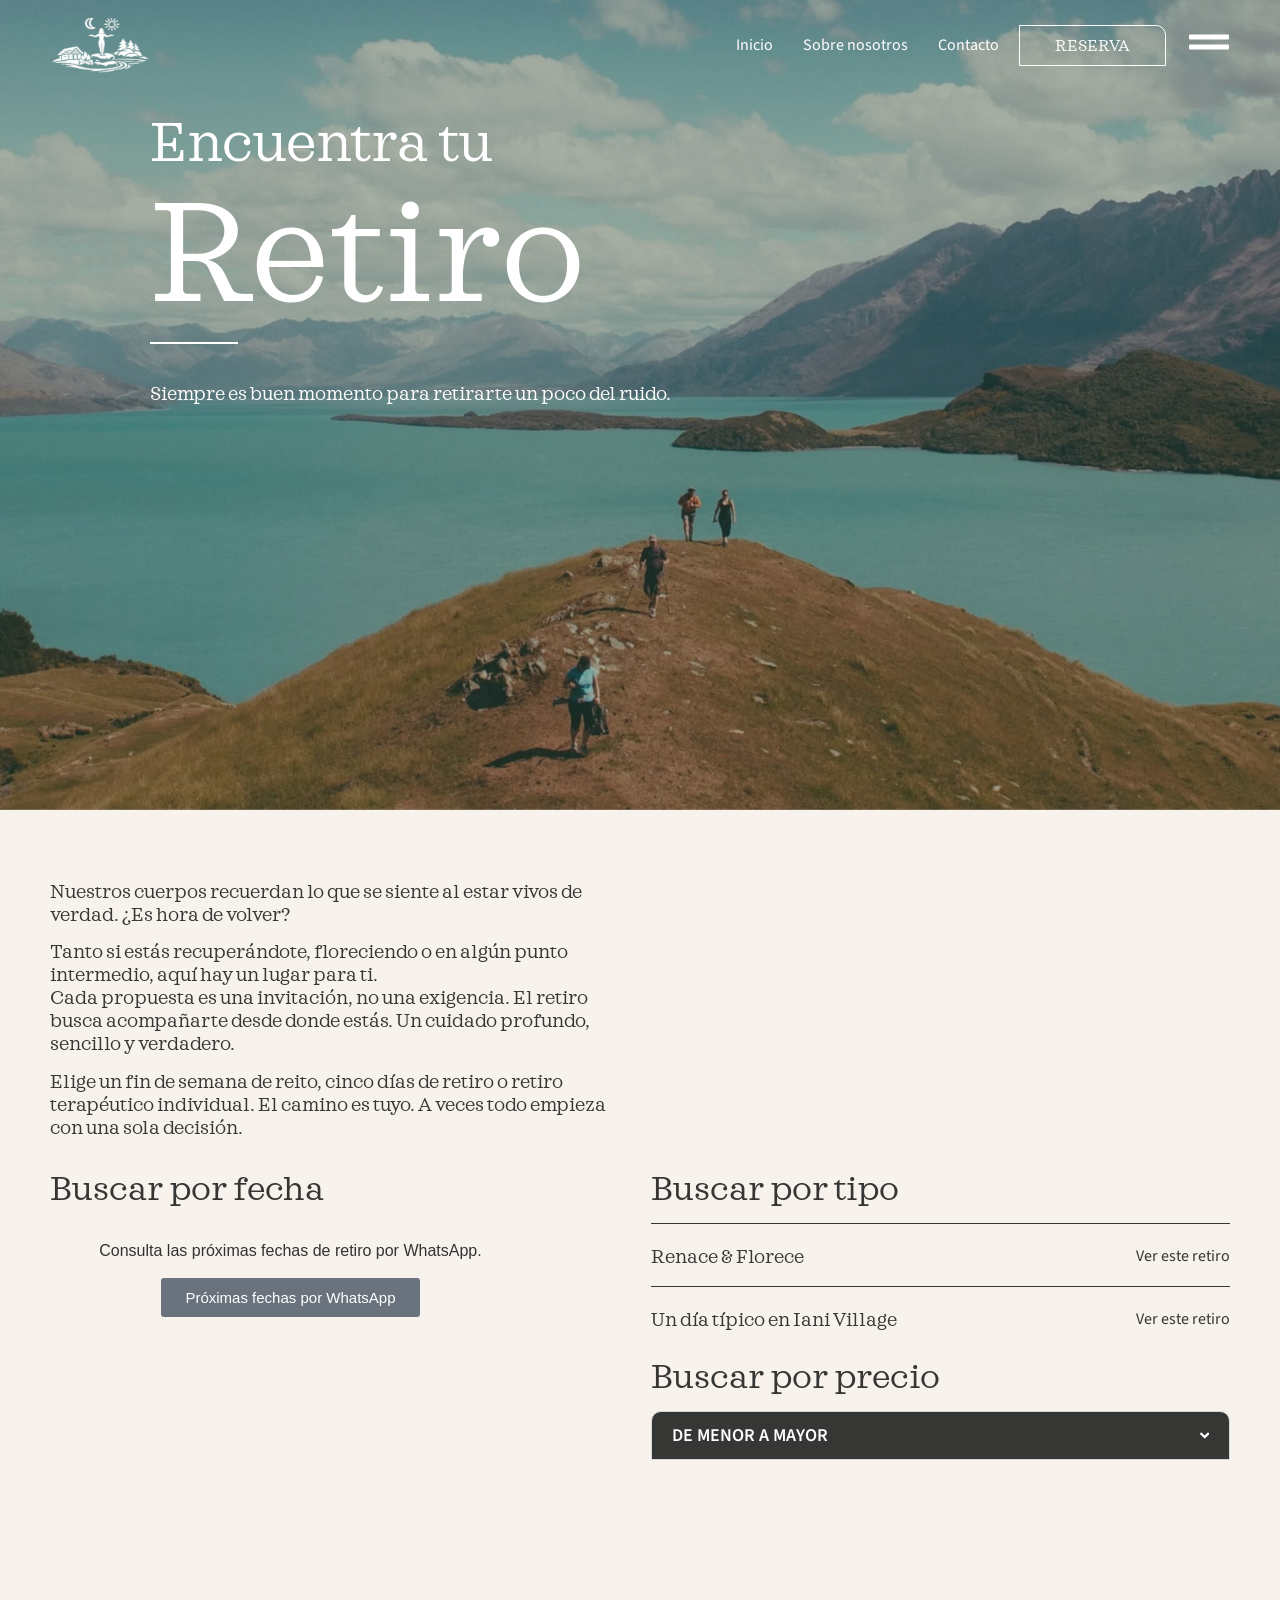
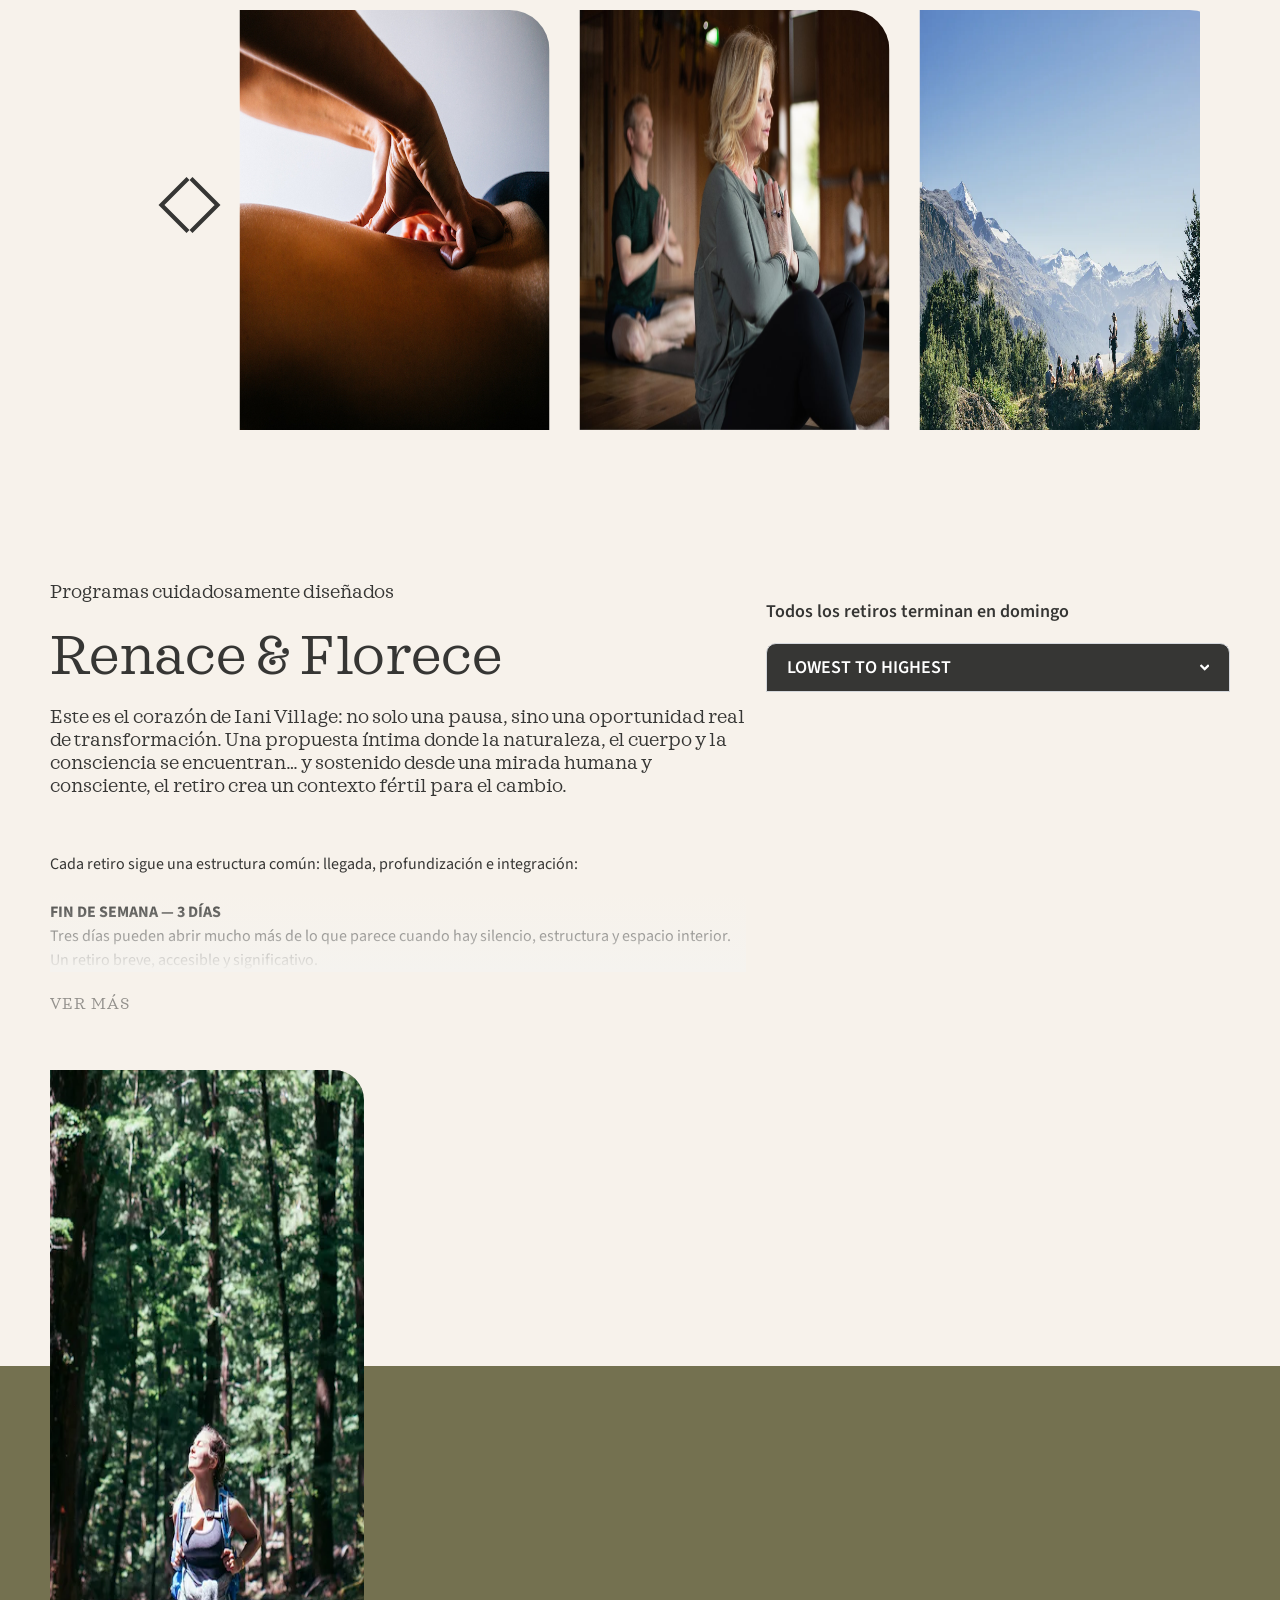
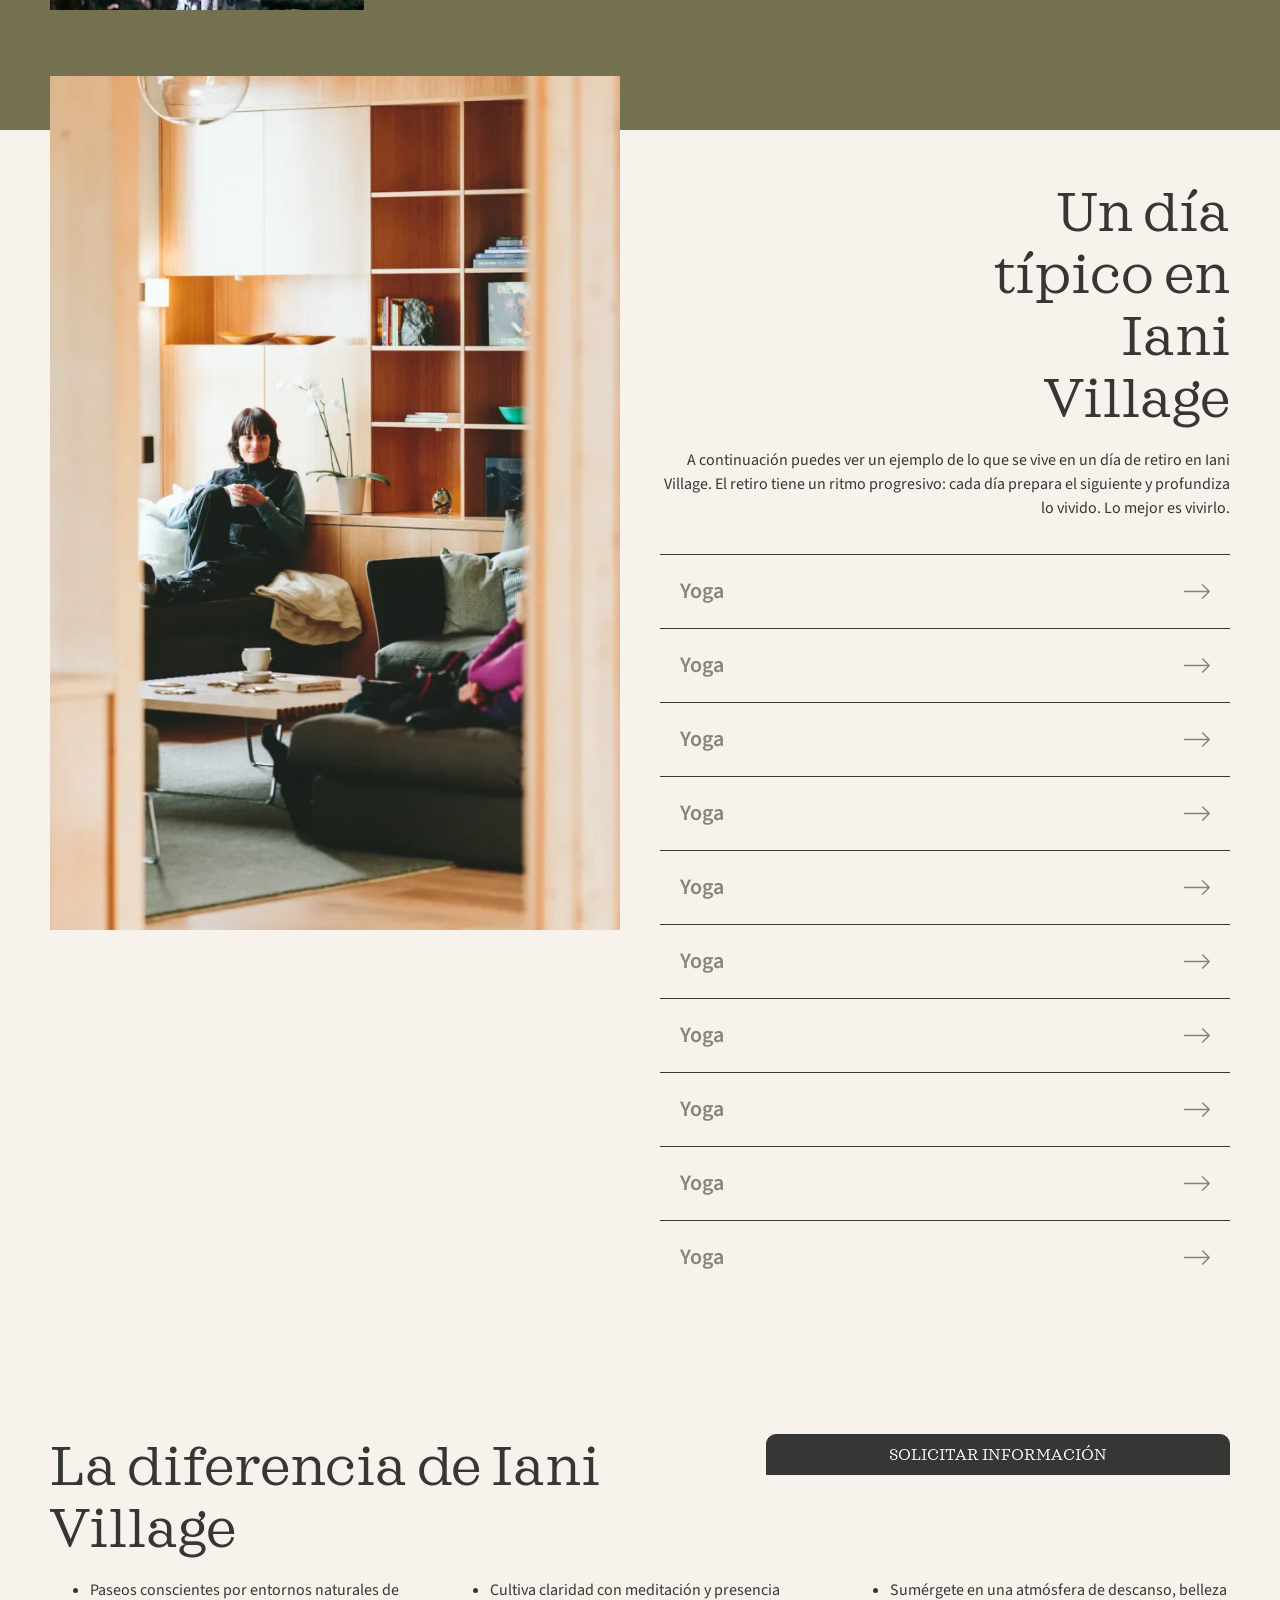
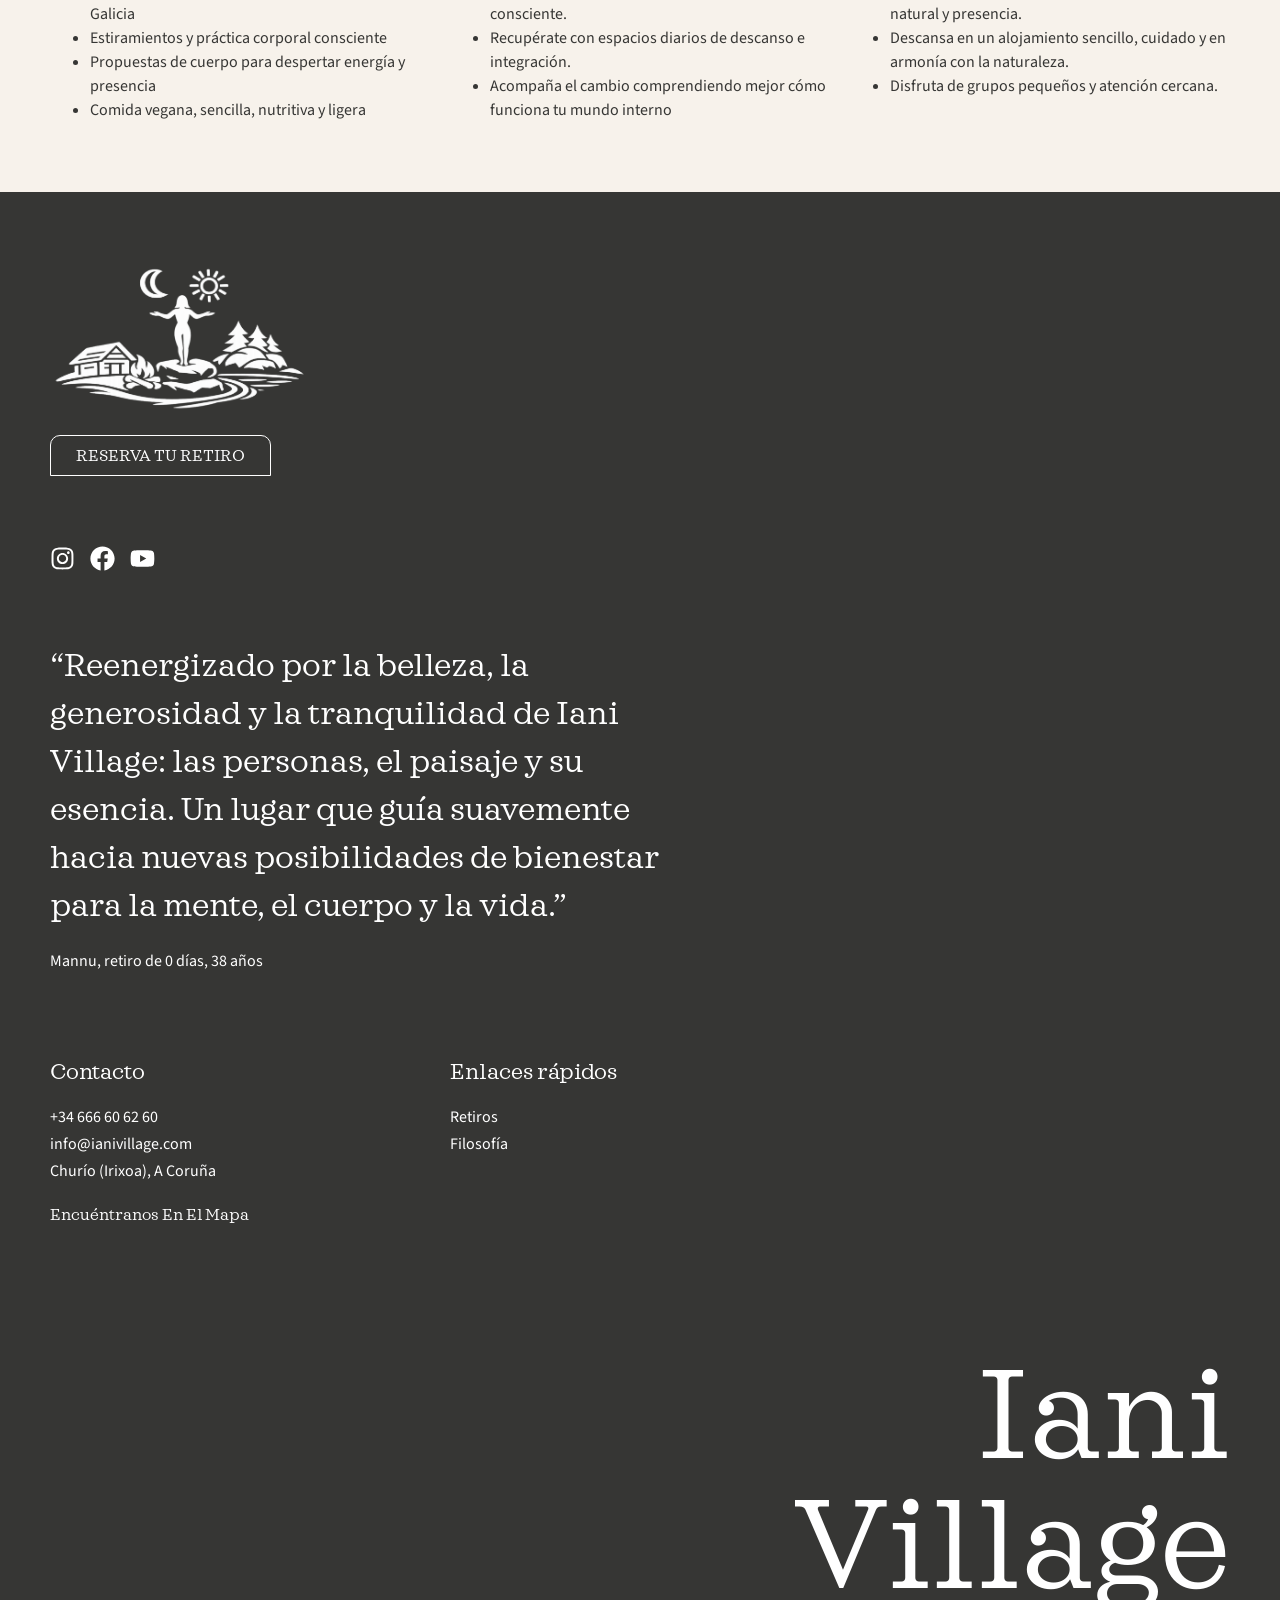
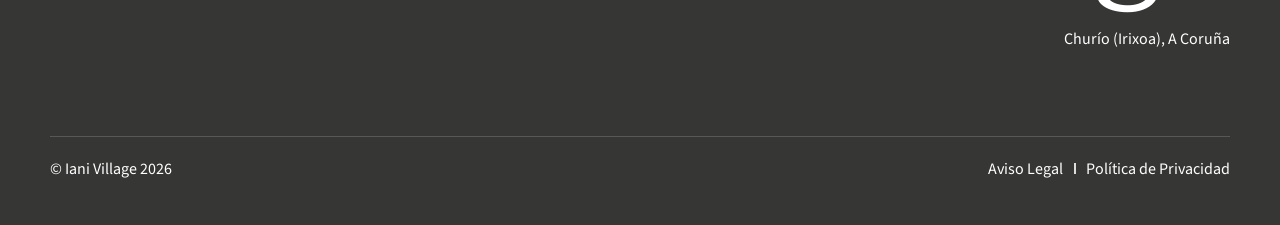
<file: docs/index.html>
<!doctype html>
<html lang="en-US" prefix="og: https://ogp.me/ns#">
<head>
	<meta charset="UTF-8">
	<meta name="viewport" content="width=device-width, initial-scale=1">
	<link rel="profile" href="https://gmpg.org/xfn/11">
	
<!-- Search Engine Optimization by Rank Math - https://rankmath.com/ -->
<title>Iani Village | Retiros de consciencia en la naturaleza</title>
<meta name="description" content="Un espacio de retiro en plena naturaleza gallega para parar, respirar, sentir y volver a lo esencial."/>
<meta name="robots" content="index, follow, max-snippet:-1, max-video-preview:-1, max-image-preview:large"/>
<link rel="canonical" href="https://ianivillage.com/" />
<meta property="og:locale" content="en_US" />
<meta property="og:type" content="website" />
<meta property="og:title" content="Iani Village | Retiros de consciencia en la naturaleza" />
<meta property="og:description" content="Un espacio de retiro en plena naturaleza gallega para parar, respirar, sentir y volver a lo esencial." />
<meta property="og:url" content="https://ianivillage.com/" />
<meta property="og:site_name" content="Iani Village" />
<meta property="og:updated_time" content="2026-03-30T08:37:33+00:00" />
<meta property="og:image" content="./wp-content/uploads/2026/03/cropped-ChatGPT-Image-26-mar-2026-16_59_35.png" />
<meta property="og:image:secure_url" content="./wp-content/uploads/2026/03/cropped-ChatGPT-Image-26-mar-2026-16_59_35.png" />
<meta property="og:image:width" content="512" />
<meta property="og:image:height" content="512" />
<meta property="og:image:alt" content="Hola! (:" />
<meta property="og:image:type" content="image/png" />
<meta property="article:published_time" content="2026-03-26T07:32:38+00:00" />
<meta property="article:modified_time" content="2026-03-30T08:37:33+00:00" />
<meta name="twitter:card" content="summary_large_image" />
<meta name="twitter:title" content="Iani Village | Retiros de consciencia en la naturaleza" />
<meta name="twitter:description" content="Un espacio de retiro en plena naturaleza gallega para parar, respirar, sentir y volver a lo esencial." />
<meta name="twitter:image" content="./wp-content/uploads/2026/03/cropped-ChatGPT-Image-26-mar-2026-16_59_35.png" />
<meta name="twitter:label1" content="Written by" />
<meta name="twitter:data1" content="admin" />
<meta name="twitter:label2" content="Time to read" />
<meta name="twitter:data2" content="6 minutes" />
<script type="application/ld+json" class="rank-math-schema">{"@context":"https://schema.org","@graph":[{"@type":["Person","Organization"],"@id":"/#person","name":"Iani Village","logo":{"@type":"ImageObject","@id":"/#logo","url":"./wp-content/uploads/2026/03/cropped-ChatGPT-Image-26-mar-2026-16_59_35.png","contentUrl":"./wp-content/uploads/2026/03/cropped-ChatGPT-Image-26-mar-2026-16_59_35.png","caption":"Iani Village","inLanguage":"en-US","width":"512","height":"512"},"image":{"@type":"ImageObject","@id":"/#logo","url":"./wp-content/uploads/2026/03/cropped-ChatGPT-Image-26-mar-2026-16_59_35.png","contentUrl":"./wp-content/uploads/2026/03/cropped-ChatGPT-Image-26-mar-2026-16_59_35.png","caption":"Iani Village","inLanguage":"en-US","width":"512","height":"512"}},{"@type":"WebSite","@id":"/#website","url":"https://ianivillage.com","name":"Iani Village","publisher":{"@id":"/#person"},"inLanguage":"en-US","potentialAction":{"@type":"SearchAction","target":"/?s={search_term_string}","query-input":"required name=search_term_string"}},{"@type":"ImageObject","@id":"./wp-content/uploads/2026/03/cropped-ChatGPT-Image-26-mar-2026-16_59_35.png","url":"./wp-content/uploads/2026/03/cropped-ChatGPT-Image-26-mar-2026-16_59_35.png","width":"512","height":"512","inLanguage":"en-US"},{"@type":"WebPage","@id":"/#webpage","url":"/","name":"Iani Village | Retiros de consciencia en la naturaleza","datePublished":"2026-03-26T07:32:38+00:00","dateModified":"2026-03-30T08:37:33+00:00","about":{"@id":"/#person"},"isPartOf":{"@id":"/#website"},"primaryImageOfPage":{"@id":"./wp-content/uploads/2026/03/cropped-ChatGPT-Image-26-mar-2026-16_59_35.png"},"inLanguage":"en-US"},{"@type":"Person","@id":"/author/admin/","name":"admin","url":"/author/admin/","image":{"@type":"ImageObject","@id":"https://secure.gravatar.com/avatar/169be7aadaf1c461a667d44e8fffebbf59222de804374d4dd536849c41a42c1a?s=96&amp;d=mm&amp;r=g","url":"https://secure.gravatar.com/avatar/169be7aadaf1c461a667d44e8fffebbf59222de804374d4dd536849c41a42c1a?s=96&amp;d=mm&amp;r=g","caption":"admin","inLanguage":"en-US"},"sameAs":["https://ianivillage.com"]},{"@type":"Article","headline":"Iani Village | Retiros de consciencia en la naturaleza","datePublished":"2026-03-26T07:32:38+00:00","dateModified":"2026-03-30T08:37:33+00:00","author":{"@id":"/author/admin/","name":"admin"},"publisher":{"@id":"/#person"},"description":"Un espacio de retiro en plena naturaleza gallega para parar, respirar, sentir y volver a lo esencial.","name":"Iani Village | Retiros de consciencia en la naturaleza","@id":"/#richSnippet","isPartOf":{"@id":"/#webpage"},"image":{"@id":"./wp-content/uploads/2026/03/cropped-ChatGPT-Image-26-mar-2026-16_59_35.png"},"inLanguage":"en-US","mainEntityOfPage":{"@id":"/#webpage"}}]}</script>
<!-- /Rank Math WordPress SEO plugin -->





<style id="wp-img-auto-sizes-contain-inline-css">
img:is([sizes=auto i],[sizes^="auto," i]){contain-intrinsic-size:3000px 1500px}
/*# sourceURL=wp-img-auto-sizes-contain-inline-css */
</style>
<style id="wp-emoji-styles-inline-css">

	img.wp-smiley, img.emoji {
		display: inline !important;
		border: none !important;
		box-shadow: none !important;
		height: 1em !important;
		width: 1em !important;
		margin: 0 0.07em !important;
		vertical-align: -0.1em !important;
		background: none !important;
		padding: 0 !important;
	}
/*# sourceURL=wp-emoji-styles-inline-css */
</style>
<style id="safe-svg-svg-icon-style-inline-css">
.safe-svg-cover{text-align:center}.safe-svg-cover .safe-svg-inside{display:inline-block;max-width:100%}.safe-svg-cover svg{fill:currentColor;height:100%;max-height:100%;max-width:100%;width:100%}

/*# sourceURL=./wp-content/plugins/safe-svg/dist/safe-svg-block-frontend.css */
</style>
<style id="global-styles-inline-css">
:root{--wp--preset--aspect-ratio--square: 1;--wp--preset--aspect-ratio--4-3: 4/3;--wp--preset--aspect-ratio--3-4: 3/4;--wp--preset--aspect-ratio--3-2: 3/2;--wp--preset--aspect-ratio--2-3: 2/3;--wp--preset--aspect-ratio--16-9: 16/9;--wp--preset--aspect-ratio--9-16: 9/16;--wp--preset--color--black: #000000;--wp--preset--color--cyan-bluish-gray: #abb8c3;--wp--preset--color--white: #ffffff;--wp--preset--color--pale-pink: #f78da7;--wp--preset--color--vivid-red: #cf2e2e;--wp--preset--color--luminous-vivid-orange: #ff6900;--wp--preset--color--luminous-vivid-amber: #fcb900;--wp--preset--color--light-green-cyan: #7bdcb5;--wp--preset--color--vivid-green-cyan: #00d084;--wp--preset--color--pale-cyan-blue: #8ed1fc;--wp--preset--color--vivid-cyan-blue: #0693e3;--wp--preset--color--vivid-purple: #9b51e0;--wp--preset--gradient--vivid-cyan-blue-to-vivid-purple: linear-gradient(135deg,rgb(6,147,227) 0%,rgb(155,81,224) 100%);--wp--preset--gradient--light-green-cyan-to-vivid-green-cyan: linear-gradient(135deg,rgb(122,220,180) 0%,rgb(0,208,130) 100%);--wp--preset--gradient--luminous-vivid-amber-to-luminous-vivid-orange: linear-gradient(135deg,rgb(252,185,0) 0%,rgb(255,105,0) 100%);--wp--preset--gradient--luminous-vivid-orange-to-vivid-red: linear-gradient(135deg,rgb(255,105,0) 0%,rgb(207,46,46) 100%);--wp--preset--gradient--very-light-gray-to-cyan-bluish-gray: linear-gradient(135deg,rgb(238,238,238) 0%,rgb(169,184,195) 100%);--wp--preset--gradient--cool-to-warm-spectrum: linear-gradient(135deg,rgb(74,234,220) 0%,rgb(151,120,209) 20%,rgb(207,42,186) 40%,rgb(238,44,130) 60%,rgb(251,105,98) 80%,rgb(254,248,76) 100%);--wp--preset--gradient--blush-light-purple: linear-gradient(135deg,rgb(255,206,236) 0%,rgb(152,150,240) 100%);--wp--preset--gradient--blush-bordeaux: linear-gradient(135deg,rgb(254,205,165) 0%,rgb(254,45,45) 50%,rgb(107,0,62) 100%);--wp--preset--gradient--luminous-dusk: linear-gradient(135deg,rgb(255,203,112) 0%,rgb(199,81,192) 50%,rgb(65,88,208) 100%);--wp--preset--gradient--pale-ocean: linear-gradient(135deg,rgb(255,245,203) 0%,rgb(182,227,212) 50%,rgb(51,167,181) 100%);--wp--preset--gradient--electric-grass: linear-gradient(135deg,rgb(202,248,128) 0%,rgb(113,206,126) 100%);--wp--preset--gradient--midnight: linear-gradient(135deg,rgb(2,3,129) 0%,rgb(40,116,252) 100%);--wp--preset--font-size--small: 13px;--wp--preset--font-size--medium: 20px;--wp--preset--font-size--large: 36px;--wp--preset--font-size--x-large: 42px;--wp--preset--spacing--20: 0.44rem;--wp--preset--spacing--30: 0.67rem;--wp--preset--spacing--40: 1rem;--wp--preset--spacing--50: 1.5rem;--wp--preset--spacing--60: 2.25rem;--wp--preset--spacing--70: 3.38rem;--wp--preset--spacing--80: 5.06rem;--wp--preset--shadow--natural: 6px 6px 9px rgba(0, 0, 0, 0.2);--wp--preset--shadow--deep: 12px 12px 50px rgba(0, 0, 0, 0.4);--wp--preset--shadow--sharp: 6px 6px 0px rgba(0, 0, 0, 0.2);--wp--preset--shadow--outlined: 6px 6px 0px -3px rgb(255, 255, 255), 6px 6px rgb(0, 0, 0);--wp--preset--shadow--crisp: 6px 6px 0px rgb(0, 0, 0);}.wp-block-button{--wp--preset--dimension--25: 25%;--wp--preset--dimension--50: 50%;--wp--preset--dimension--75: 75%;--wp--preset--dimension--100: 100%;}:root { --wp--style--global--content-size: 800px;--wp--style--global--wide-size: 1200px; }:where(body) { margin: 0; }.wp-site-blocks > .alignleft { float: left; margin-right: 2em; }.wp-site-blocks > .alignright { float: right; margin-left: 2em; }.wp-site-blocks > .aligncenter { justify-content: center; margin-left: auto; margin-right: auto; }:where(.wp-site-blocks) > * { margin-block-start: 24px; margin-block-end: 0; }:where(.wp-site-blocks) > :first-child { margin-block-start: 0; }:where(.wp-site-blocks) > :last-child { margin-block-end: 0; }:root { --wp--style--block-gap: 24px; }:root :where(.is-layout-flow) > :first-child{margin-block-start: 0;}:root :where(.is-layout-flow) > :last-child{margin-block-end: 0;}:root :where(.is-layout-flow) > *{margin-block-start: 24px;margin-block-end: 0;}:root :where(.is-layout-constrained) > :first-child{margin-block-start: 0;}:root :where(.is-layout-constrained) > :last-child{margin-block-end: 0;}:root :where(.is-layout-constrained) > *{margin-block-start: 24px;margin-block-end: 0;}:root :where(.is-layout-flex){gap: 24px;}:root :where(.is-layout-grid){gap: 24px;}.is-layout-flow > .alignleft{float: left;margin-inline-start: 0;margin-inline-end: 2em;}.is-layout-flow > .alignright{float: right;margin-inline-start: 2em;margin-inline-end: 0;}.is-layout-flow > .aligncenter{margin-left: auto !important;margin-right: auto !important;}.is-layout-constrained > .alignleft{float: left;margin-inline-start: 0;margin-inline-end: 2em;}.is-layout-constrained > .alignright{float: right;margin-inline-start: 2em;margin-inline-end: 0;}.is-layout-constrained > .aligncenter{margin-left: auto !important;margin-right: auto !important;}.is-layout-constrained > :where(:not(.alignleft):not(.alignright):not(.alignfull)){max-width: var(--wp--style--global--content-size);margin-left: auto !important;margin-right: auto !important;}.is-layout-constrained > .alignwide{max-width: var(--wp--style--global--wide-size);}body .is-layout-flex{display: flex;}.is-layout-flex{flex-wrap: wrap;align-items: center;}.is-layout-flex > :is(*, div){margin: 0;}body .is-layout-grid{display: grid;}.is-layout-grid > :is(*, div){margin: 0;}body{padding-top: 0px;padding-right: 0px;padding-bottom: 0px;padding-left: 0px;}:root :where(.wp-element-button, .wp-block-button__link){background-color: #32373c;border-width: 0;color: #fff;font-family: inherit;font-size: inherit;font-style: inherit;font-weight: inherit;letter-spacing: inherit;line-height: inherit;padding-top: calc(0.667em + 2px);padding-right: calc(1.333em + 2px);padding-bottom: calc(0.667em + 2px);padding-left: calc(1.333em + 2px);text-decoration: none;text-transform: inherit;}.has-black-color{color: var(--wp--preset--color--black) !important;}.has-cyan-bluish-gray-color{color: var(--wp--preset--color--cyan-bluish-gray) !important;}.has-white-color{color: var(--wp--preset--color--white) !important;}.has-pale-pink-color{color: var(--wp--preset--color--pale-pink) !important;}.has-vivid-red-color{color: var(--wp--preset--color--vivid-red) !important;}.has-luminous-vivid-orange-color{color: var(--wp--preset--color--luminous-vivid-orange) !important;}.has-luminous-vivid-amber-color{color: var(--wp--preset--color--luminous-vivid-amber) !important;}.has-light-green-cyan-color{color: var(--wp--preset--color--light-green-cyan) !important;}.has-vivid-green-cyan-color{color: var(--wp--preset--color--vivid-green-cyan) !important;}.has-pale-cyan-blue-color{color: var(--wp--preset--color--pale-cyan-blue) !important;}.has-vivid-cyan-blue-color{color: var(--wp--preset--color--vivid-cyan-blue) !important;}.has-vivid-purple-color{color: var(--wp--preset--color--vivid-purple) !important;}.has-black-background-color{background-color: var(--wp--preset--color--black) !important;}.has-cyan-bluish-gray-background-color{background-color: var(--wp--preset--color--cyan-bluish-gray) !important;}.has-white-background-color{background-color: var(--wp--preset--color--white) !important;}.has-pale-pink-background-color{background-color: var(--wp--preset--color--pale-pink) !important;}.has-vivid-red-background-color{background-color: var(--wp--preset--color--vivid-red) !important;}.has-luminous-vivid-orange-background-color{background-color: var(--wp--preset--color--luminous-vivid-orange) !important;}.has-luminous-vivid-amber-background-color{background-color: var(--wp--preset--color--luminous-vivid-amber) !important;}.has-light-green-cyan-background-color{background-color: var(--wp--preset--color--light-green-cyan) !important;}.has-vivid-green-cyan-background-color{background-color: var(--wp--preset--color--vivid-green-cyan) !important;}.has-pale-cyan-blue-background-color{background-color: var(--wp--preset--color--pale-cyan-blue) !important;}.has-vivid-cyan-blue-background-color{background-color: var(--wp--preset--color--vivid-cyan-blue) !important;}.has-vivid-purple-background-color{background-color: var(--wp--preset--color--vivid-purple) !important;}.has-black-border-color{border-color: var(--wp--preset--color--black) !important;}.has-cyan-bluish-gray-border-color{border-color: var(--wp--preset--color--cyan-bluish-gray) !important;}.has-white-border-color{border-color: var(--wp--preset--color--white) !important;}.has-pale-pink-border-color{border-color: var(--wp--preset--color--pale-pink) !important;}.has-vivid-red-border-color{border-color: var(--wp--preset--color--vivid-red) !important;}.has-luminous-vivid-orange-border-color{border-color: var(--wp--preset--color--luminous-vivid-orange) !important;}.has-luminous-vivid-amber-border-color{border-color: var(--wp--preset--color--luminous-vivid-amber) !important;}.has-light-green-cyan-border-color{border-color: var(--wp--preset--color--light-green-cyan) !important;}.has-vivid-green-cyan-border-color{border-color: var(--wp--preset--color--vivid-green-cyan) !important;}.has-pale-cyan-blue-border-color{border-color: var(--wp--preset--color--pale-cyan-blue) !important;}.has-vivid-cyan-blue-border-color{border-color: var(--wp--preset--color--vivid-cyan-blue) !important;}.has-vivid-purple-border-color{border-color: var(--wp--preset--color--vivid-purple) !important;}.has-vivid-cyan-blue-to-vivid-purple-gradient-background{background: var(--wp--preset--gradient--vivid-cyan-blue-to-vivid-purple) !important;}.has-light-green-cyan-to-vivid-green-cyan-gradient-background{background: var(--wp--preset--gradient--light-green-cyan-to-vivid-green-cyan) !important;}.has-luminous-vivid-amber-to-luminous-vivid-orange-gradient-background{background: var(--wp--preset--gradient--luminous-vivid-amber-to-luminous-vivid-orange) !important;}.has-luminous-vivid-orange-to-vivid-red-gradient-background{background: var(--wp--preset--gradient--luminous-vivid-orange-to-vivid-red) !important;}.has-very-light-gray-to-cyan-bluish-gray-gradient-background{background: var(--wp--preset--gradient--very-light-gray-to-cyan-bluish-gray) !important;}.has-cool-to-warm-spectrum-gradient-background{background: var(--wp--preset--gradient--cool-to-warm-spectrum) !important;}.has-blush-light-purple-gradient-background{background: var(--wp--preset--gradient--blush-light-purple) !important;}.has-blush-bordeaux-gradient-background{background: var(--wp--preset--gradient--blush-bordeaux) !important;}.has-luminous-dusk-gradient-background{background: var(--wp--preset--gradient--luminous-dusk) !important;}.has-pale-ocean-gradient-background{background: var(--wp--preset--gradient--pale-ocean) !important;}.has-electric-grass-gradient-background{background: var(--wp--preset--gradient--electric-grass) !important;}.has-midnight-gradient-background{background: var(--wp--preset--gradient--midnight) !important;}.has-small-font-size{font-size: var(--wp--preset--font-size--small) !important;}.has-medium-font-size{font-size: var(--wp--preset--font-size--medium) !important;}.has-large-font-size{font-size: var(--wp--preset--font-size--large) !important;}.has-x-large-font-size{font-size: var(--wp--preset--font-size--x-large) !important;}
:root :where(.wp-block-icon svg){width: 24px;}
:root :where(.wp-block-pullquote){font-size: 1.5em;line-height: 1.6;}
/*# sourceURL=global-styles-inline-css */
</style>
<link rel='stylesheet' id='hello-elementor-css' href='./wp-content/themes/hello-elementor/assets/css/reset.css?ver=3.4.7' media='all' />
<link rel='stylesheet' id='hello-elementor-theme-style-css' href='./wp-content/themes/hello-elementor/assets/css/theme.css?ver=3.4.7' media='all' />
<link rel='stylesheet' id='hello-elementor-header-footer-css' href='./wp-content/themes/hello-elementor/assets/css/header-footer.css?ver=3.4.7' media='all' />
<link rel='stylesheet' id='elementor-frontend-css' href='./wp-content/plugins/elementor/assets/css/frontend.min.css?ver=3.35.9' media='all' />
<style id="elementor-frontend-inline-css">
.elementor-kit-6{--e-global-color-primary:#363634;--e-global-color-secondary:#FFFFFF;--e-global-color-text:#363634;--e-global-color-accent:#363634;--e-global-color-49dea98:#F7F2EB;--e-global-typography-primary-font-family:"Sagona";--e-global-typography-primary-font-size:56px;--e-global-typography-primary-font-weight:400;--e-global-typography-primary-line-height:62px;--e-global-typography-secondary-font-family:"Sagona";--e-global-typography-secondary-font-size:34px;--e-global-typography-secondary-font-weight:400;--e-global-typography-secondary-line-height:30px;--e-global-typography-text-font-family:"Source Sans Pro";--e-global-typography-text-font-size:16px;--e-global-typography-text-font-weight:400;--e-global-typography-text-line-height:24px;--e-global-typography-accent-font-family:"Sagona";--e-global-typography-accent-font-size:16px;--e-global-typography-accent-font-weight:600;--e-global-typography-accent-line-height:19px;}.elementor-kit-6 e-page-transition{background-color:#FFBC7D;}.elementor-section.elementor-section-boxed > .elementor-container{max-width:1140px;}.e-con{--container-max-width:1140px;}.elementor-widget:not(:last-child){margin-block-end:20px;}.elementor-element{--widgets-spacing:20px 20px;--widgets-spacing-row:20px;--widgets-spacing-column:20px;}{}h1.entry-title{display:var(--page-title-display);}.site-header .site-branding{flex-direction:column;align-items:stretch;}.site-header{padding-inline-end:0px;padding-inline-start:0px;}.site-footer .site-branding{flex-direction:column;align-items:stretch;}@media(max-width:1024px){.elementor-kit-6{--e-global-typography-primary-font-size:40px;--e-global-typography-primary-line-height:44px;}.elementor-section.elementor-section-boxed > .elementor-container{max-width:1024px;}.e-con{--container-max-width:1024px;}}@media(max-width:767px){.elementor-kit-6{--e-global-typography-primary-font-size:36.8px;--e-global-typography-primary-line-height:40.8px;}.elementor-section.elementor-section-boxed > .elementor-container{max-width:767px;}.e-con{--container-max-width:767px;}}/* Start Custom Fonts CSS */@font-face {
	font-family: 'Sagona';
	font-style: normal;
	font-weight: normal;
	font-display: auto;
	src: url('./wp-content/uploads/2026/03/SAGONABOOK.ttf') format('truetype');
}
/* End Custom Fonts CSS */
.elementor-434 .elementor-element.elementor-element-a634dc1{--display:flex;--min-height:100svh;--flex-direction:column;--container-widget-width:100%;--container-widget-height:initial;--container-widget-flex-grow:0;--container-widget-align-self:initial;--flex-wrap-mobile:wrap;--overlay-opacity:0.4;--margin-top:0px;--margin-bottom:0px;--margin-left:0px;--margin-right:0px;--padding-top:0200px;--padding-bottom:0px;--padding-left:150px;--padding-right:150px;}.elementor-434 .elementor-element.elementor-element-a634dc1:not(.elementor-motion-effects-element-type-background), .elementor-434 .elementor-element.elementor-element-a634dc1 > .elementor-motion-effects-container > .elementor-motion-effects-layer{background-image:url("./wp-content/uploads/2026/03/imgi_87_6573a734d9a6471a1a8c747d_hike-in-the-hills-min-scaled.jpeg");background-position:center center;background-repeat:no-repeat;background-size:cover;}.elementor-434 .elementor-element.elementor-element-a634dc1::before, .elementor-434 .elementor-element.elementor-element-a634dc1 > .elementor-background-video-container::before, .elementor-434 .elementor-element.elementor-element-a634dc1 > .e-con-inner > .elementor-background-video-container::before, .elementor-434 .elementor-element.elementor-element-a634dc1 > .elementor-background-slideshow::before, .elementor-434 .elementor-element.elementor-element-a634dc1 > .e-con-inner > .elementor-background-slideshow::before, .elementor-434 .elementor-element.elementor-element-a634dc1 > .elementor-motion-effects-container > .elementor-motion-effects-layer::before{background-color:var( --e-global-color-primary );--background-overlay:'';}.elementor-widget-heading .elementor-heading-title{font-family:var( --e-global-typography-primary-font-family ), Sans-serif;font-size:var( --e-global-typography-primary-font-size );font-weight:var( --e-global-typography-primary-font-weight );line-height:var( --e-global-typography-primary-line-height );color:var( --e-global-color-primary );}.elementor-434 .elementor-element.elementor-element-5af4a41 .elementor-heading-title{font-family:"Sagona", Sans-serif;font-size:56px;font-weight:400;line-height:62px;color:var( --e-global-color-secondary );}.elementor-434 .elementor-element.elementor-element-b7d0c40 .elementor-heading-title{font-family:"Sagona", Sans-serif;font-size:144px;font-weight:400;line-height:115px;color:var( --e-global-color-secondary );}.elementor-widget-divider{--divider-color:var( --e-global-color-secondary );}.elementor-widget-divider .elementor-divider__text{color:var( --e-global-color-secondary );font-family:var( --e-global-typography-secondary-font-family ), Sans-serif;font-size:var( --e-global-typography-secondary-font-size );font-weight:var( --e-global-typography-secondary-font-weight );line-height:var( --e-global-typography-secondary-line-height );}.elementor-widget-divider.elementor-view-stacked .elementor-icon{background-color:var( --e-global-color-secondary );}.elementor-widget-divider.elementor-view-framed .elementor-icon, .elementor-widget-divider.elementor-view-default .elementor-icon{color:var( --e-global-color-secondary );border-color:var( --e-global-color-secondary );}.elementor-widget-divider.elementor-view-framed .elementor-icon, .elementor-widget-divider.elementor-view-default .elementor-icon svg{fill:var( --e-global-color-secondary );}.elementor-434 .elementor-element.elementor-element-e29e105{--divider-border-style:solid;--divider-color:var( --e-global-color-secondary );--divider-border-width:2px;}.elementor-434 .elementor-element.elementor-element-e29e105 .elementor-divider-separator{width:9%;margin:0 auto;margin-left:0;}.elementor-434 .elementor-element.elementor-element-e29e105 .elementor-divider{text-align:left;padding-block-start:15px;padding-block-end:15px;}.elementor-widget-text-editor{font-family:var( --e-global-typography-text-font-family ), Sans-serif;font-size:var( --e-global-typography-text-font-size );font-weight:var( --e-global-typography-text-font-weight );line-height:var( --e-global-typography-text-line-height );color:var( --e-global-color-text );}.elementor-widget-text-editor.elementor-drop-cap-view-stacked .elementor-drop-cap{background-color:var( --e-global-color-primary );}.elementor-widget-text-editor.elementor-drop-cap-view-framed .elementor-drop-cap, .elementor-widget-text-editor.elementor-drop-cap-view-default .elementor-drop-cap{color:var( --e-global-color-primary );border-color:var( --e-global-color-primary );}.elementor-434 .elementor-element.elementor-element-51fed1c{font-family:"Sagona", Sans-serif;font-size:19px;font-weight:400;line-height:29px;color:var( --e-global-color-secondary );}.elementor-434 .elementor-element.elementor-element-51fed1c a{color:#FFFFFF;}.elementor-434 .elementor-element.elementor-element-f0fe423{--display:flex;--flex-direction:column;--container-widget-width:100%;--container-widget-height:initial;--container-widget-flex-grow:0;--container-widget-align-self:initial;--flex-wrap-mobile:wrap;--margin-top:0px;--margin-bottom:0px;--margin-left:0px;--margin-right:0px;--padding-top:70px;--padding-bottom:70px;--padding-left:50px;--padding-right:50px;}.elementor-434 .elementor-element.elementor-element-f0fe423:not(.elementor-motion-effects-element-type-background), .elementor-434 .elementor-element.elementor-element-f0fe423 > .elementor-motion-effects-container > .elementor-motion-effects-layer{background-color:var( --e-global-color-49dea98 );}.elementor-434 .elementor-element.elementor-element-0c16eac{width:var( --container-widget-width, 50% );max-width:50%;--container-widget-width:50%;--container-widget-flex-grow:0;font-family:"Sagona", Sans-serif;font-size:19px;font-weight:500;line-height:23px;}.elementor-434 .elementor-element.elementor-element-0c16eac.elementor-element{--align-self:flex-start;}.elementor-434 .elementor-element.elementor-element-35a3085{--display:flex;--flex-direction:row;--container-widget-width:initial;--container-widget-height:100%;--container-widget-flex-grow:1;--container-widget-align-self:stretch;--flex-wrap-mobile:wrap;--margin-top:0px;--margin-bottom:0px;--margin-left:0px;--margin-right:0px;--padding-top:0px;--padding-bottom:0px;--padding-left:0px;--padding-right:0px;}.elementor-434 .elementor-element.elementor-element-6141f2f{--display:flex;--margin-top:0px;--margin-bottom:0px;--margin-left:0px;--margin-right:0px;--padding-top:0px;--padding-bottom:0px;--padding-left:0px;--padding-right:100px;}.elementor-434 .elementor-element.elementor-element-b9dcd10 .elementor-heading-title{font-family:"Sagona", Sans-serif;font-size:34px;font-weight:400;line-height:30px;}.elementor-434 .elementor-element.elementor-element-8826850 .ha-ec-wrapper * :not(i),.elementor-434 .elementor-element.elementor-element-8826850 .ha-ec-popup-wrapper * :not(i){font-family:var( --e-global-typography-text-font-family ), Sans-serif;}.elementor-434 .elementor-element.elementor-element-8826850 .ha-ec-wrapper table thead:first-child tr:first-child th,
					.elementor-434 .elementor-element.elementor-element-8826850 .ha-ec-wrapper .fc-theme-standard .fc-scrollgrid,
					.elementor-434 .elementor-element.elementor-element-8826850 .ha-ec-wrapper .fc-theme-standard .fc-list,
					.elementor-434 .elementor-element.elementor-element-8826850 .ha-ec-wrapper .fc-theme-standard td,
					.elementor-434 .elementor-element.elementor-element-8826850 .ha-ec-wrapper .fc-theme-standard th{border-color:#CFCFDA;}.elementor-434 .elementor-element.elementor-element-8826850 .ha-ec-wrapper th.fc-col-header-cell.fc-day{background-color:var( --e-global-color-primary );}.elementor-434 .elementor-element.elementor-element-8826850 .ha-ec-wrapper span.fc-timegrid-axis-cushion.fc-scrollgrid-shrink-cushion.fc-scrollgrid-sync-inner{color:var( --e-global-color-primary );}.elementor-434 .elementor-element.elementor-element-8826850 .ha-ec-wrapper .fc-timegrid-slot-label-cushion.fc-scrollgrid-shrink-cushion{color:var( --e-global-color-primary );}.elementor-434 .elementor-element.elementor-element-8826850 .ha-ec-wrapper .fc .fc-daygrid-day-top{color:var( --e-global-color-primary );}.elementor-434 .elementor-element.elementor-element-8826850 .ha-ec-wrapper .fc-toolbar h2.fc-toolbar-title{font-size:var( --e-global-typography-text-font-size );font-weight:var( --e-global-typography-text-font-weight );line-height:var( --e-global-typography-text-line-height );}.elementor-434 .elementor-element.elementor-element-8826850 .ha-ec-wrapper .fc-toolbar.fc-header-toolbar button.fc-button{font-size:var( --e-global-typography-text-font-size );font-weight:var( --e-global-typography-text-font-weight );line-height:var( --e-global-typography-text-line-height );}.elementor-434 .elementor-element.elementor-element-8826850 .ha-ec-popup-wrapper p.ha-ec-popup-desc{font-size:var( --e-global-typography-text-font-size );font-weight:var( --e-global-typography-text-font-weight );line-height:var( --e-global-typography-text-line-height );}.elementor-434 .elementor-element.elementor-element-8826850 .ha-ec-popup-wrapper .ha-ec-popup-content ul li .ha-ec-time-title,.elementor-434 .elementor-element.elementor-element-8826850 .ha-ec-popup-wrapper .ha-ec-popup-content ul li .ha-ec-guest-title,.elementor-434 .elementor-element.elementor-element-8826850 .ha-ec-popup-wrapper .ha-ec-popup-content ul li .ha-ec-location-title{font-size:var( --e-global-typography-text-font-size );font-weight:var( --e-global-typography-text-font-weight );line-height:var( --e-global-typography-text-line-height );}.elementor-434 .elementor-element.elementor-element-b3f8670{--display:flex;--margin-top:0px;--margin-bottom:0px;--margin-left:0px;--margin-right:0px;--padding-top:0px;--padding-bottom:0px;--padding-left:0px;--padding-right:0px;}.elementor-434 .elementor-element.elementor-element-1239ea8 .elementor-heading-title{font-family:"Sagona", Sans-serif;font-size:34px;font-weight:400;line-height:30px;}.elementor-434 .elementor-element.elementor-element-f8c5334{--divider-border-style:solid;--divider-color:var( --e-global-color-text );--divider-border-width:1px;}.elementor-434 .elementor-element.elementor-element-f8c5334 .elementor-divider-separator{width:100%;}.elementor-434 .elementor-element.elementor-element-f8c5334 .elementor-divider{padding-block-start:0px;padding-block-end:0px;}.elementor-widget-price-list .elementor-price-list-header{color:var( --e-global-color-primary );font-family:var( --e-global-typography-primary-font-family ), Sans-serif;font-size:var( --e-global-typography-primary-font-size );font-weight:var( --e-global-typography-primary-font-weight );line-height:var( --e-global-typography-primary-line-height );}.elementor-widget-price-list .elementor-price-list-price{color:var( --e-global-color-primary );font-family:var( --e-global-typography-primary-font-family ), Sans-serif;font-size:var( --e-global-typography-primary-font-size );font-weight:var( --e-global-typography-primary-font-weight );line-height:var( --e-global-typography-primary-line-height );}.elementor-widget-price-list .elementor-price-list-description{color:var( --e-global-color-text );font-family:var( --e-global-typography-text-font-family ), Sans-serif;font-size:var( --e-global-typography-text-font-size );font-weight:var( --e-global-typography-text-font-weight );line-height:var( --e-global-typography-text-line-height );}.elementor-widget-price-list .elementor-price-list-separator{border-bottom-color:var( --e-global-color-secondary );}.elementor-434 .elementor-element.elementor-element-65195d8 .elementor-price-list-separator{border-bottom-style:none;}.elementor-434 .elementor-element.elementor-element-65195d8 > .elementor-widget-container{margin:0px 0px -12px 0px;padding:0px 0px 0px 0px;}.elementor-434 .elementor-element.elementor-element-65195d8 .elementor-price-list-item{align-items:flex-start;}.elementor-434 .elementor-element.elementor-element-65195d8 .elementor-price-list li:not(:last-child){margin-bottom:20px;}body.rtl .elementor-434 .elementor-element.elementor-element-65195d8 .elementor-price-list-image{padding-left:calc(20px/2);}body.rtl .elementor-434 .elementor-element.elementor-element-65195d8 .elementor-price-list-image + .elementor-price-list-text{padding-right:calc(20px/2);}body:not(.rtl) .elementor-434 .elementor-element.elementor-element-65195d8 .elementor-price-list-image{padding-right:calc(20px/2);}body:not(.rtl) .elementor-434 .elementor-element.elementor-element-65195d8 .elementor-price-list-image + .elementor-price-list-text{padding-left:calc(20px/2);}.elementor-434 .elementor-element.elementor-element-65195d8 .elementor-price-list-header{font-family:"Sagona", Sans-serif;font-size:19px;font-weight:400;line-height:23px;}.elementor-434 .elementor-element.elementor-element-65195d8 .elementor-price-list-price{font-family:var( --e-global-typography-text-font-family ), Sans-serif;font-size:var( --e-global-typography-text-font-size );font-weight:var( --e-global-typography-text-font-weight );line-height:var( --e-global-typography-text-line-height );}.elementor-434 .elementor-element.elementor-element-65195d8 .elementor-price-list-description{font-family:"Source Sans Pro", Sans-serif;font-size:16px;font-weight:400;line-height:18px;}.elementor-434 .elementor-element.elementor-element-fcb7895{--divider-border-style:solid;--divider-color:var( --e-global-color-text );--divider-border-width:1px;}.elementor-434 .elementor-element.elementor-element-fcb7895 .elementor-divider-separator{width:100%;}.elementor-434 .elementor-element.elementor-element-fcb7895 .elementor-divider{padding-block-start:0px;padding-block-end:0px;}.elementor-434 .elementor-element.elementor-element-659fb8d .elementor-price-list-separator{border-bottom-style:none;}.elementor-434 .elementor-element.elementor-element-659fb8d > .elementor-widget-container{margin:0px 0px 0px 0px;padding:0px 0px 0px 0px;}.elementor-434 .elementor-element.elementor-element-659fb8d .elementor-price-list-item{align-items:flex-start;}.elementor-434 .elementor-element.elementor-element-659fb8d .elementor-price-list li:not(:last-child){margin-bottom:20px;}body.rtl .elementor-434 .elementor-element.elementor-element-659fb8d .elementor-price-list-image{padding-left:calc(20px/2);}body.rtl .elementor-434 .elementor-element.elementor-element-659fb8d .elementor-price-list-image + .elementor-price-list-text{padding-right:calc(20px/2);}body:not(.rtl) .elementor-434 .elementor-element.elementor-element-659fb8d .elementor-price-list-image{padding-right:calc(20px/2);}body:not(.rtl) .elementor-434 .elementor-element.elementor-element-659fb8d .elementor-price-list-image + .elementor-price-list-text{padding-left:calc(20px/2);}.elementor-434 .elementor-element.elementor-element-659fb8d .elementor-price-list-header{font-family:"Sagona", Sans-serif;font-size:19px;font-weight:400;line-height:23px;}.elementor-434 .elementor-element.elementor-element-659fb8d .elementor-price-list-price{font-family:var( --e-global-typography-text-font-family ), Sans-serif;font-size:var( --e-global-typography-text-font-size );font-weight:var( --e-global-typography-text-font-weight );line-height:var( --e-global-typography-text-line-height );}.elementor-434 .elementor-element.elementor-element-659fb8d .elementor-price-list-description{font-family:"Source Sans Pro", Sans-serif;font-size:16px;font-weight:400;line-height:18px;}.elementor-434 .elementor-element.elementor-element-fb8d8d3 .elementor-heading-title{font-family:"Sagona", Sans-serif;font-size:34px;font-weight:400;line-height:30px;}.elementor-434 .elementor-element.elementor-element-973044f{--display:flex;border-style:none;--border-style:none;}.elementor-434 .elementor-element.elementor-element-089d2e5{--display:flex;--flex-direction:column;--container-widget-width:100%;--container-widget-height:initial;--container-widget-flex-grow:0;--container-widget-align-self:initial;--flex-wrap-mobile:wrap;}.elementor-434 .elementor-element.elementor-element-2d9a794 .elementor-price-list-separator{border-bottom-style:none;}.elementor-434 .elementor-element.elementor-element-2d9a794 .elementor-price-list-item{align-items:flex-start;}.elementor-434 .elementor-element.elementor-element-2d9a794 .elementor-price-list li:not(:last-child){margin-bottom:0px;}body.rtl .elementor-434 .elementor-element.elementor-element-2d9a794 .elementor-price-list-image{padding-left:calc(20px/2);}body.rtl .elementor-434 .elementor-element.elementor-element-2d9a794 .elementor-price-list-image + .elementor-price-list-text{padding-right:calc(20px/2);}body:not(.rtl) .elementor-434 .elementor-element.elementor-element-2d9a794 .elementor-price-list-image{padding-right:calc(20px/2);}body:not(.rtl) .elementor-434 .elementor-element.elementor-element-2d9a794 .elementor-price-list-image + .elementor-price-list-text{padding-left:calc(20px/2);}.elementor-434 .elementor-element.elementor-element-2d9a794 .elementor-price-list-header{font-family:"Source Sans Pro", Sans-serif;font-size:17px;font-weight:500;text-decoration:underline;line-height:24px;}.elementor-434 .elementor-element.elementor-element-2d9a794 .elementor-price-list-price{font-family:var( --e-global-typography-text-font-family ), Sans-serif;font-size:var( --e-global-typography-text-font-size );font-weight:var( --e-global-typography-text-font-weight );line-height:var( --e-global-typography-text-line-height );}.elementor-434 .elementor-element.elementor-element-d3f2f7e{--n-accordion-title-font-size:18px;--n-accordion-title-justify-content:space-between;--n-accordion-title-flex-grow:1;--n-accordion-title-icon-order:initial;--n-accordion-item-title-space-between:0px;--n-accordion-item-title-distance-from-content:0px;--n-accordion-border-radius:10px 10px 0px 0px;--n-accordion-title-normal-color:var( --e-global-color-secondary );--n-accordion-title-hover-color:var( --e-global-color-secondary );--n-accordion-title-active-color:var( --e-global-color-secondary );--n-accordion-icon-size:15px;}.elementor-434 .elementor-element.elementor-element-d3f2f7e > .elementor-widget-container > .e-n-accordion > .e-n-accordion-item > .e-n-accordion-item-title{background-color:var( --e-global-color-primary );}.elementor-434 .elementor-element.elementor-element-d3f2f7e {--n-accordion-padding:10px 20px 10px 20px;}:where( .elementor-434 .elementor-element.elementor-element-d3f2f7e > .elementor-widget-container > .e-n-accordion > .e-n-accordion-item > .e-n-accordion-item-title > .e-n-accordion-item-title-header ) > .e-n-accordion-item-title-text{font-family:"Source Sans Pro", Sans-serif;font-weight:600;text-transform:uppercase;line-height:27px;}.elementor-434 .elementor-element.elementor-element-66a6760{--display:flex;--flex-direction:column;--container-widget-width:100%;--container-widget-height:initial;--container-widget-flex-grow:0;--container-widget-align-self:initial;--flex-wrap-mobile:wrap;--padding-top:70px;--padding-bottom:70px;--padding-left:200px;--padding-right:50px;}.elementor-434 .elementor-element.elementor-element-66a6760:not(.elementor-motion-effects-element-type-background), .elementor-434 .elementor-element.elementor-element-66a6760 > .elementor-motion-effects-container > .elementor-motion-effects-layer{background-color:var( --e-global-color-49dea98 );}.elementor-434 .elementor-element.elementor-element-c5dffcf{--display:flex;}.elementor-434 .elementor-element.elementor-element-0e6599a{--display:flex;--flex-direction:column;--container-widget-width:100%;--container-widget-height:initial;--container-widget-flex-grow:0;--container-widget-align-self:initial;--flex-wrap-mobile:wrap;--margin-top:0px;--margin-bottom:0px;--margin-left:0px;--margin-right:0px;--padding-top:0px;--padding-bottom:0px;--padding-left:0px;--padding-right:0px;}.elementor-widget-image .widget-image-caption{color:var( --e-global-color-text );font-family:var( --e-global-typography-text-font-family ), Sans-serif;font-size:var( --e-global-typography-text-font-size );font-weight:var( --e-global-typography-text-font-weight );line-height:var( --e-global-typography-text-line-height );}.elementor-434 .elementor-element.elementor-element-9e14fee img{width:100%;height:420px;border-radius:0px 040px 0px 0px;}.elementor-434 .elementor-element.elementor-element-6399947{--display:flex;}.elementor-434 .elementor-element.elementor-element-b118e89{--display:flex;--flex-direction:column;--container-widget-width:100%;--container-widget-height:initial;--container-widget-flex-grow:0;--container-widget-align-self:initial;--flex-wrap-mobile:wrap;--margin-top:0px;--margin-bottom:0px;--margin-left:0px;--margin-right:0px;--padding-top:0px;--padding-bottom:0px;--padding-left:0px;--padding-right:0px;}.elementor-434 .elementor-element.elementor-element-8ffc547 img{width:100%;height:420px;border-radius:0px 040px 0px 0px;}.elementor-434 .elementor-element.elementor-element-1216206{--display:flex;}.elementor-434 .elementor-element.elementor-element-c9fe1bc{--display:flex;--flex-direction:column;--container-widget-width:100%;--container-widget-height:initial;--container-widget-flex-grow:0;--container-widget-align-self:initial;--flex-wrap-mobile:wrap;--margin-top:0px;--margin-bottom:0px;--margin-left:0px;--margin-right:0px;--padding-top:0px;--padding-bottom:0px;--padding-left:0px;--padding-right:0px;}.elementor-434 .elementor-element.elementor-element-c13213c img{width:100%;height:420px;border-radius:0px 040px 0px 0px;}.elementor-434 .elementor-element.elementor-element-71b7296{--display:flex;}.elementor-434 .elementor-element.elementor-element-b9af6dd{--display:flex;--flex-direction:column;--container-widget-width:100%;--container-widget-height:initial;--container-widget-flex-grow:0;--container-widget-align-self:initial;--flex-wrap-mobile:wrap;--margin-top:0px;--margin-bottom:0px;--margin-left:0px;--margin-right:0px;--padding-top:0px;--padding-bottom:0px;--padding-left:0px;--padding-right:0px;}.elementor-434 .elementor-element.elementor-element-3a99ee2 img{width:100%;height:420px;border-radius:0px 040px 0px 0px;}.elementor-434 .elementor-element.elementor-element-d7c4727{--display:flex;}.elementor-434 .elementor-element.elementor-element-ea928f3{--display:flex;--flex-direction:column;--container-widget-width:100%;--container-widget-height:initial;--container-widget-flex-grow:0;--container-widget-align-self:initial;--flex-wrap-mobile:wrap;--margin-top:0px;--margin-bottom:0px;--margin-left:0px;--margin-right:0px;--padding-top:0px;--padding-bottom:0px;--padding-left:0px;--padding-right:0px;}.elementor-434 .elementor-element.elementor-element-797eed4 img{width:100%;height:420px;border-radius:0px 040px 0px 0px;}.elementor-434 .elementor-element.elementor-element-766b845{--display:flex;}.elementor-434 .elementor-element.elementor-element-5c4df0a{--display:flex;--flex-direction:column;--container-widget-width:100%;--container-widget-height:initial;--container-widget-flex-grow:0;--container-widget-align-self:initial;--flex-wrap-mobile:wrap;--margin-top:0px;--margin-bottom:0px;--margin-left:0px;--margin-right:0px;--padding-top:0px;--padding-bottom:0px;--padding-left:0px;--padding-right:0px;}.elementor-434 .elementor-element.elementor-element-882acf3 img{width:100%;height:420px;border-radius:0px 040px 0px 0px;}.elementor-434 .elementor-element.elementor-element-ae72de7{--display:flex;}.elementor-434 .elementor-element.elementor-element-113e05a{--display:flex;--flex-direction:column;--container-widget-width:100%;--container-widget-height:initial;--container-widget-flex-grow:0;--container-widget-align-self:initial;--flex-wrap-mobile:wrap;--margin-top:0px;--margin-bottom:0px;--margin-left:0px;--margin-right:0px;--padding-top:0px;--padding-bottom:0px;--padding-left:0px;--padding-right:0px;}.elementor-434 .elementor-element.elementor-element-3e51928 img{width:100%;height:450px;border-radius:0px 040px 0px 0px;}.elementor-434 .elementor-element.elementor-element-1aa6889{--e-n-carousel-swiper-slides-to-display:2;--e-n-carousel-swiper-offset-size:300px;--e-n-carousel-swiper-slides-gap:10px;--e-n-carousel-slide-height:auto;--e-n-carousel-slide-container-height:100%;--e-n-carousel-arrow-prev-left-align:0%;--e-n-carousel-arrow-prev-translate-x:0px;--e-n-carousel-arrow-prev-left-position:-12%;--e-n-carousel-arrow-prev-top-align:50%;--e-n-carousel-arrow-prev-translate-y:-50%;--e-n-carousel-arrow-prev-top-position:0px;--e-n-carousel-arrow-next-right-align:100%;--e-n-carousel-arrow-next-translate-x:100%;--e-n-carousel-arrow-next-right-position:9%;--e-n-carousel-arrow-next-top-align:50%;--e-n-carousel-arrow-next-translate-y:-50%;--e-n-carousel-arrow-next-top-position:0px;--e-n-carousel-arrow-size:56px;--e-n-carousel-arrow-normal-color:var( --e-global-color-text );--e-n-carousel-arrow-hover-color:var( --e-global-color-text );}.elementor-434 .elementor-element.elementor-element-1aa6889 :is(.elementor-swiper-button-prev, .elementor-swiper-button-next) {padding:0px 0px 0px 70px;}.elementor-434 .elementor-element.elementor-element-08f4fab{--display:flex;--flex-direction:row;--container-widget-width:initial;--container-widget-height:100%;--container-widget-flex-grow:1;--container-widget-align-self:stretch;--flex-wrap-mobile:wrap;--margin-top:0px;--margin-bottom:0px;--margin-left:0px;--margin-right:0px;--padding-top:70px;--padding-bottom:350px;--padding-left:50px;--padding-right:50px;}.elementor-434 .elementor-element.elementor-element-08f4fab:not(.elementor-motion-effects-element-type-background), .elementor-434 .elementor-element.elementor-element-08f4fab > .elementor-motion-effects-container > .elementor-motion-effects-layer{background-color:var( --e-global-color-49dea98 );}.elementor-434 .elementor-element.elementor-element-9e1a824{--display:flex;--margin-top:0px;--margin-bottom:0px;--margin-left:0px;--margin-right:0px;--padding-top:0px;--padding-bottom:0px;--padding-left:0px;--padding-right:0px;}.elementor-434 .elementor-element.elementor-element-5555369 .elementor-heading-title{font-family:"Sagona", Sans-serif;font-size:19px;font-weight:400;line-height:23px;}.elementor-434 .elementor-element.elementor-element-1748ff4.elementor-element{--align-self:flex-start;}.elementor-434 .elementor-element.elementor-element-1748ff4{font-family:"Sagona", Sans-serif;font-size:19px;font-weight:400;line-height:23px;}.elementor-widget-button .elementor-button{background-color:var( --e-global-color-accent );font-family:var( --e-global-typography-accent-font-family ), Sans-serif;font-size:var( --e-global-typography-accent-font-size );font-weight:var( --e-global-typography-accent-font-weight );line-height:var( --e-global-typography-accent-line-height );}.elementor-434 .elementor-element.elementor-element-091563b .elementor-button{background-color:#36363400;font-family:"Sagona", Sans-serif;font-size:16px;font-weight:500;line-height:19px;fill:#36363485;color:#36363485;border-radius:0px 0px 0px 0px;padding:0px 0px 0px 0px;}.elementor-434 .elementor-element.elementor-element-091563b .elementor-button:hover, .elementor-434 .elementor-element.elementor-element-091563b .elementor-button:focus{color:var( --e-global-color-text );}.elementor-434 .elementor-element.elementor-element-091563b .elementor-button:hover svg, .elementor-434 .elementor-element.elementor-element-091563b .elementor-button:focus svg{fill:var( --e-global-color-text );}.elementor-434 .elementor-element.elementor-element-19839cb{--display:flex;--margin-top:0px;--margin-bottom:0px;--margin-left:0px;--margin-right:0px;--padding-top:0px;--padding-bottom:0px;--padding-left:0px;--padding-right:0px;}.elementor-434 .elementor-element.elementor-element-1eb36b4 > .elementor-widget-container{margin:20px 0px 0px 0px;}.elementor-434 .elementor-element.elementor-element-1eb36b4 .elementor-heading-title{font-family:"Source Sans Pro", Sans-serif;font-size:18px;font-weight:600;line-height:23px;}.elementor-434 .elementor-element.elementor-element-cf51d4a{--display:flex;border-style:none;--border-style:none;}.elementor-434 .elementor-element.elementor-element-1b18cc0{--display:flex;--flex-direction:column;--container-widget-width:100%;--container-widget-height:initial;--container-widget-flex-grow:0;--container-widget-align-self:initial;--flex-wrap-mobile:wrap;}.elementor-434 .elementor-element.elementor-element-dd2f5ae .elementor-price-list-separator{border-bottom-style:none;}.elementor-434 .elementor-element.elementor-element-dd2f5ae .elementor-price-list-item{align-items:flex-start;}.elementor-434 .elementor-element.elementor-element-dd2f5ae .elementor-price-list li:not(:last-child){margin-bottom:0px;}body.rtl .elementor-434 .elementor-element.elementor-element-dd2f5ae .elementor-price-list-image{padding-left:calc(20px/2);}body.rtl .elementor-434 .elementor-element.elementor-element-dd2f5ae .elementor-price-list-image + .elementor-price-list-text{padding-right:calc(20px/2);}body:not(.rtl) .elementor-434 .elementor-element.elementor-element-dd2f5ae .elementor-price-list-image{padding-right:calc(20px/2);}body:not(.rtl) .elementor-434 .elementor-element.elementor-element-dd2f5ae .elementor-price-list-image + .elementor-price-list-text{padding-left:calc(20px/2);}.elementor-434 .elementor-element.elementor-element-dd2f5ae .elementor-price-list-header{font-family:"Source Sans Pro", Sans-serif;font-size:17px;font-weight:500;text-decoration:underline;line-height:24px;}.elementor-434 .elementor-element.elementor-element-dd2f5ae .elementor-price-list-price{font-family:var( --e-global-typography-text-font-family ), Sans-serif;font-size:var( --e-global-typography-text-font-size );font-weight:var( --e-global-typography-text-font-weight );line-height:var( --e-global-typography-text-line-height );}.elementor-434 .elementor-element.elementor-element-b953264{--n-accordion-title-font-size:18px;--n-accordion-title-justify-content:space-between;--n-accordion-title-flex-grow:1;--n-accordion-title-icon-order:initial;--n-accordion-item-title-space-between:0px;--n-accordion-item-title-distance-from-content:0px;--n-accordion-border-radius:10px 10px 0px 0px;--n-accordion-title-normal-color:var( --e-global-color-secondary );--n-accordion-title-hover-color:var( --e-global-color-secondary );--n-accordion-title-active-color:var( --e-global-color-secondary );--n-accordion-icon-size:15px;}.elementor-434 .elementor-element.elementor-element-b953264 > .elementor-widget-container > .e-n-accordion > .e-n-accordion-item > .e-n-accordion-item-title{background-color:var( --e-global-color-primary );}.elementor-434 .elementor-element.elementor-element-b953264 {--n-accordion-padding:10px 20px 10px 20px;}:where( .elementor-434 .elementor-element.elementor-element-b953264 > .elementor-widget-container > .e-n-accordion > .e-n-accordion-item > .e-n-accordion-item-title > .e-n-accordion-item-title-header ) > .e-n-accordion-item-title-text{font-family:"Source Sans Pro", Sans-serif;font-weight:600;text-transform:uppercase;line-height:27px;}.elementor-434 .elementor-element.elementor-element-c56ba3c{--display:flex;--flex-direction:column;--container-widget-width:100%;--container-widget-height:initial;--container-widget-flex-grow:0;--container-widget-align-self:initial;--flex-wrap-mobile:wrap;--margin-top:0px;--margin-bottom:0px;--margin-left:0px;--margin-right:0px;--padding-top:0px;--padding-bottom:120px;--padding-left:50px;--padding-right:50px;}.elementor-434 .elementor-element.elementor-element-c56ba3c:not(.elementor-motion-effects-element-type-background), .elementor-434 .elementor-element.elementor-element-c56ba3c > .elementor-motion-effects-container > .elementor-motion-effects-layer{background-color:#747150;}.elementor-434 .elementor-element.elementor-element-30dff06{--display:flex;--flex-direction:row;--container-widget-width:initial;--container-widget-height:100%;--container-widget-flex-grow:1;--container-widget-align-self:stretch;--flex-wrap-mobile:wrap;--gap:30px 30px;--row-gap:30px;--column-gap:30px;--margin-top:-296px;--margin-bottom:0px;--margin-left:0px;--margin-right:0px;--padding-top:0px;--padding-bottom:0px;--padding-left:0px;--padding-right:0px;}.elementor-434 .elementor-element.elementor-element-30dff06:not(.elementor-motion-effects-element-type-background), .elementor-434 .elementor-element.elementor-element-30dff06 > .elementor-motion-effects-container > .elementor-motion-effects-layer{background-color:#74715000;}.elementor-434 .elementor-element.elementor-element-1138619{--display:flex;--margin-top:0px;--margin-bottom:0px;--margin-left:0px;--margin-right:0px;--padding-top:0px;--padding-bottom:0px;--padding-left:0px;--padding-right:0px;}.elementor-434 .elementor-element.elementor-element-3fa076b img{width:100%;height:60vh;border-radius:0px 30px 0px 0px;}.elementor-434 .elementor-element.elementor-element-2eb4b40{--display:flex;--margin-top:0px;--margin-bottom:0px;--margin-left:0px;--margin-right:0px;--padding-top:0px;--padding-bottom:0px;--padding-left:0px;--padding-right:0px;}.elementor-434 .elementor-element.elementor-element-b02ea44 img{width:100%;height:60vh;border-radius:0px 30px 0px 0px;}.elementor-434 .elementor-element.elementor-element-57eefe9{--display:flex;--margin-top:0px;--margin-bottom:0px;--margin-left:0px;--margin-right:0px;--padding-top:0px;--padding-bottom:0px;--padding-left:0px;--padding-right:0px;}.elementor-434 .elementor-element.elementor-element-a66bb1a img{width:100%;height:60vh;border-radius:100em 100em 100em 100em;}.elementor-434 .elementor-element.elementor-element-e03df28{--display:flex;--flex-direction:row;--container-widget-width:initial;--container-widget-height:100%;--container-widget-flex-grow:1;--container-widget-align-self:stretch;--flex-wrap-mobile:wrap;--gap:40px 40px;--row-gap:40px;--column-gap:40px;--padding-top:0px;--padding-bottom:70px;--padding-left:50px;--padding-right:50px;}.elementor-434 .elementor-element.elementor-element-e03df28:not(.elementor-motion-effects-element-type-background), .elementor-434 .elementor-element.elementor-element-e03df28 > .elementor-motion-effects-container > .elementor-motion-effects-layer{background-color:var( --e-global-color-49dea98 );}.elementor-434 .elementor-element.elementor-element-e9febc0{--display:flex;--margin-top:0px;--margin-bottom:0px;--margin-left:0px;--margin-right:0px;--padding-top:0px;--padding-bottom:0px;--padding-left:0px;--padding-right:0px;}.elementor-434 .elementor-element.elementor-element-a48f2b2 > .elementor-widget-container{margin:-54px 0px 0px 0px;}.elementor-434 .elementor-element.elementor-element-a48f2b2 img{width:100%;}.elementor-434 .elementor-element.elementor-element-e3eae85{--display:flex;--margin-top:0px;--margin-bottom:0px;--margin-left:0px;--margin-right:0px;--padding-top:50px;--padding-bottom:0px;--padding-left:0px;--padding-right:0px;}.elementor-434 .elementor-element.elementor-element-29f80e0{width:var( --container-widget-width, 50% );max-width:50%;--container-widget-width:50%;--container-widget-flex-grow:0;text-align:end;}.elementor-434 .elementor-element.elementor-element-29f80e0.elementor-element{--align-self:flex-end;}.elementor-434 .elementor-element.elementor-element-63aaa24{text-align:end;}.elementor-434 .elementor-element.elementor-element-4bbf97d{--display:flex;border-style:none;--border-style:none;}.elementor-434 .elementor-element.elementor-element-ae89913{--display:flex;--flex-direction:column;--container-widget-width:100%;--container-widget-height:initial;--container-widget-flex-grow:0;--container-widget-align-self:initial;--flex-wrap-mobile:wrap;}.elementor-434 .elementor-element.elementor-element-20202de{--display:flex;border-style:none;--border-style:none;}.elementor-434 .elementor-element.elementor-element-fb94d05{--display:flex;--flex-direction:column;--container-widget-width:100%;--container-widget-height:initial;--container-widget-flex-grow:0;--container-widget-align-self:initial;--flex-wrap-mobile:wrap;}.elementor-434 .elementor-element.elementor-element-4b0d862{--display:flex;border-style:none;--border-style:none;}.elementor-434 .elementor-element.elementor-element-eca6361{--display:flex;--flex-direction:column;--container-widget-width:100%;--container-widget-height:initial;--container-widget-flex-grow:0;--container-widget-align-self:initial;--flex-wrap-mobile:wrap;}.elementor-434 .elementor-element.elementor-element-491e760{--display:flex;border-style:none;--border-style:none;}.elementor-434 .elementor-element.elementor-element-651f916{--display:flex;--flex-direction:column;--container-widget-width:100%;--container-widget-height:initial;--container-widget-flex-grow:0;--container-widget-align-self:initial;--flex-wrap-mobile:wrap;}.elementor-434 .elementor-element.elementor-element-5b51868{--display:flex;border-style:none;--border-style:none;}.elementor-434 .elementor-element.elementor-element-234cf37{--display:flex;--flex-direction:column;--container-widget-width:100%;--container-widget-height:initial;--container-widget-flex-grow:0;--container-widget-align-self:initial;--flex-wrap-mobile:wrap;}.elementor-434 .elementor-element.elementor-element-7333da8{--display:flex;border-style:none;--border-style:none;}.elementor-434 .elementor-element.elementor-element-97bbcfd{--display:flex;--flex-direction:column;--container-widget-width:100%;--container-widget-height:initial;--container-widget-flex-grow:0;--container-widget-align-self:initial;--flex-wrap-mobile:wrap;}.elementor-434 .elementor-element.elementor-element-a39bdfa{--display:flex;border-style:none;--border-style:none;}.elementor-434 .elementor-element.elementor-element-044faca{--display:flex;--flex-direction:column;--container-widget-width:100%;--container-widget-height:initial;--container-widget-flex-grow:0;--container-widget-align-self:initial;--flex-wrap-mobile:wrap;}.elementor-434 .elementor-element.elementor-element-b1f9601{--display:flex;border-style:none;--border-style:none;}.elementor-434 .elementor-element.elementor-element-93676c8{--display:flex;--flex-direction:column;--container-widget-width:100%;--container-widget-height:initial;--container-widget-flex-grow:0;--container-widget-align-self:initial;--flex-wrap-mobile:wrap;}.elementor-434 .elementor-element.elementor-element-d23b30a{--display:flex;border-style:none;--border-style:none;}.elementor-434 .elementor-element.elementor-element-8077616{--display:flex;--flex-direction:column;--container-widget-width:100%;--container-widget-height:initial;--container-widget-flex-grow:0;--container-widget-align-self:initial;--flex-wrap-mobile:wrap;}.elementor-434 .elementor-element.elementor-element-28da14c{--display:flex;border-style:none;--border-style:none;}.elementor-434 .elementor-element.elementor-element-d859b16{--display:flex;--flex-direction:column;--container-widget-width:100%;--container-widget-height:initial;--container-widget-flex-grow:0;--container-widget-align-self:initial;--flex-wrap-mobile:wrap;}.elementor-434 .elementor-element.elementor-element-240a374{--n-accordion-title-font-size:22px;--n-accordion-title-justify-content:space-between;--n-accordion-title-flex-grow:1;--n-accordion-title-icon-order:initial;--n-accordion-item-title-space-between:0px;--n-accordion-item-title-distance-from-content:0px;--n-accordion-border-radius:0px 0px 0px 0px;--n-accordion-title-normal-color:#84847D;--n-accordion-title-hover-color:var( --e-global-color-primary );--n-accordion-title-active-color:var( --e-global-color-primary );--n-accordion-icon-size:15px;--n-accordion-icon-normal-color:#84847D;}.elementor-434 .elementor-element.elementor-element-240a374 > .elementor-widget-container > .e-n-accordion > .e-n-accordion-item > .e-n-accordion-item-title{border-style:solid;border-width:1px 0px 0px 0px;border-color:var( --e-global-color-text );}.elementor-434 .elementor-element.elementor-element-240a374 {--n-accordion-padding:20px 20px 20px 20px;}:where( .elementor-434 .elementor-element.elementor-element-240a374 > .elementor-widget-container > .e-n-accordion > .e-n-accordion-item > .e-n-accordion-item-title > .e-n-accordion-item-title-header ) > .e-n-accordion-item-title-text{font-family:"Source Sans Pro", Sans-serif;font-weight:600;text-transform:capitalize;line-height:33px;}.elementor-434 .elementor-element.elementor-element-ab922ba{--display:flex;--flex-direction:column;--container-widget-width:100%;--container-widget-height:initial;--container-widget-flex-grow:0;--container-widget-align-self:initial;--flex-wrap-mobile:wrap;--margin-top:0px;--margin-bottom:0px;--margin-left:0px;--margin-right:0px;--padding-top:70px;--padding-bottom:70px;--padding-left:50px;--padding-right:50px;}.elementor-434 .elementor-element.elementor-element-ab922ba:not(.elementor-motion-effects-element-type-background), .elementor-434 .elementor-element.elementor-element-ab922ba > .elementor-motion-effects-container > .elementor-motion-effects-layer{background-color:var( --e-global-color-49dea98 );}.elementor-434 .elementor-element.elementor-element-ff3dd05{--display:flex;--flex-direction:row;--container-widget-width:initial;--container-widget-height:100%;--container-widget-flex-grow:1;--container-widget-align-self:stretch;--flex-wrap-mobile:wrap;--margin-top:0px;--margin-bottom:0px;--margin-left:0px;--margin-right:0px;--padding-top:0px;--padding-bottom:0px;--padding-left:0px;--padding-right:0px;}.elementor-434 .elementor-element.elementor-element-942844f{--display:flex;--margin-top:0px;--margin-bottom:0px;--margin-left:0px;--margin-right:0px;--padding-top:0px;--padding-bottom:0px;--padding-left:0px;--padding-right:0px;}.elementor-434 .elementor-element.elementor-element-d6f6864{--display:flex;--margin-top:0px;--margin-bottom:0px;--margin-left:0px;--margin-right:0px;--padding-top:0px;--padding-bottom:0px;--padding-left:0px;--padding-right:0px;}.elementor-434 .elementor-element.elementor-element-7feb9db .elementor-button:hover, .elementor-434 .elementor-element.elementor-element-7feb9db .elementor-button:focus{background-color:#02010100;color:var( --e-global-color-primary );border-color:var( --e-global-color-primary );}.elementor-434 .elementor-element.elementor-element-7feb9db .elementor-button{font-family:"Sagona", Sans-serif;font-size:16px;font-weight:500;text-transform:uppercase;line-height:19px;fill:var( --e-global-color-secondary );color:var( --e-global-color-secondary );border-style:solid;border-width:1px 1px 1px 1px;border-color:var( --e-global-color-primary );border-radius:10px 10px 0px 0px;padding:10px 25px 10px 25px;}.elementor-434 .elementor-element.elementor-element-7feb9db .elementor-button:hover svg, .elementor-434 .elementor-element.elementor-element-7feb9db .elementor-button:focus svg{fill:var( --e-global-color-primary );}.elementor-434 .elementor-element.elementor-element-0bb9180{--display:grid;--e-con-grid-template-columns:repeat(3, 1fr);--e-con-grid-template-rows:repeat(1, 1fr);--grid-auto-flow:row;--margin-top:0px;--margin-bottom:0px;--margin-left:0px;--margin-right:0px;--padding-top:0px;--padding-bottom:0px;--padding-left:0px;--padding-right:0px;}@media(max-width:1024px){.elementor-434 .elementor-element.elementor-element-a634dc1{--padding-top:200px;--padding-bottom:0px;--padding-left:20px;--padding-right:20px;}.elementor-widget-heading .elementor-heading-title{font-size:var( --e-global-typography-primary-font-size );line-height:var( --e-global-typography-primary-line-height );}.elementor-434 .elementor-element.elementor-element-5af4a41 .elementor-heading-title{font-size:40px;line-height:44px;}.elementor-434 .elementor-element.elementor-element-b7d0c40 .elementor-heading-title{font-size:96px;line-height:78px;}.elementor-widget-divider .elementor-divider__text{font-size:var( --e-global-typography-secondary-font-size );line-height:var( --e-global-typography-secondary-line-height );}.elementor-434 .elementor-element.elementor-element-e29e105 .elementor-divider-separator{width:20%;}.elementor-widget-text-editor{font-size:var( --e-global-typography-text-font-size );line-height:var( --e-global-typography-text-line-height );}.elementor-434 .elementor-element.elementor-element-f0fe423{--padding-top:70px;--padding-bottom:70px;--padding-left:20px;--padding-right:20px;}.elementor-434 .elementor-element.elementor-element-0c16eac{--container-widget-width:100%;--container-widget-flex-grow:0;width:var( --container-widget-width, 100% );max-width:100%;}.elementor-434 .elementor-element.elementor-element-35a3085{--flex-wrap:wrap;}.elementor-434 .elementor-element.elementor-element-6141f2f{--padding-top:0px;--padding-bottom:0px;--padding-left:0px;--padding-right:0px;}.elementor-434 .elementor-element.elementor-element-8826850 .ha-ec-wrapper .fc-toolbar h2.fc-toolbar-title{font-size:var( --e-global-typography-text-font-size );line-height:var( --e-global-typography-text-line-height );}.elementor-434 .elementor-element.elementor-element-8826850 .ha-ec-wrapper .fc-toolbar.fc-header-toolbar button.fc-button{font-size:var( --e-global-typography-text-font-size );line-height:var( --e-global-typography-text-line-height );}.elementor-434 .elementor-element.elementor-element-8826850 .ha-ec-popup-wrapper p.ha-ec-popup-desc{font-size:var( --e-global-typography-text-font-size );line-height:var( --e-global-typography-text-line-height );}.elementor-434 .elementor-element.elementor-element-8826850 .ha-ec-popup-wrapper .ha-ec-popup-content ul li .ha-ec-time-title,.elementor-434 .elementor-element.elementor-element-8826850 .ha-ec-popup-wrapper .ha-ec-popup-content ul li .ha-ec-guest-title,.elementor-434 .elementor-element.elementor-element-8826850 .ha-ec-popup-wrapper .ha-ec-popup-content ul li .ha-ec-location-title{font-size:var( --e-global-typography-text-font-size );line-height:var( --e-global-typography-text-line-height );}.elementor-widget-price-list .elementor-price-list-header{font-size:var( --e-global-typography-primary-font-size );line-height:var( --e-global-typography-primary-line-height );}.elementor-widget-price-list .elementor-price-list-price{font-size:var( --e-global-typography-primary-font-size );line-height:var( --e-global-typography-primary-line-height );}.elementor-widget-price-list .elementor-price-list-description{font-size:var( --e-global-typography-text-font-size );line-height:var( --e-global-typography-text-line-height );}.elementor-434 .elementor-element.elementor-element-65195d8 .elementor-price-list-price{font-size:var( --e-global-typography-text-font-size );line-height:var( --e-global-typography-text-line-height );}.elementor-434 .elementor-element.elementor-element-659fb8d .elementor-price-list-price{font-size:var( --e-global-typography-text-font-size );line-height:var( --e-global-typography-text-line-height );}.elementor-434 .elementor-element.elementor-element-2d9a794 .elementor-price-list-price{font-size:var( --e-global-typography-text-font-size );line-height:var( --e-global-typography-text-line-height );}.elementor-434 .elementor-element.elementor-element-66a6760{--padding-top:0px;--padding-bottom:70px;--padding-left:100px;--padding-right:20px;}.elementor-widget-image .widget-image-caption{font-size:var( --e-global-typography-text-font-size );line-height:var( --e-global-typography-text-line-height );}.elementor-434 .elementor-element.elementor-element-9e14fee img{height:380px;}.elementor-434 .elementor-element.elementor-element-8ffc547 img{height:380px;}.elementor-434 .elementor-element.elementor-element-c13213c img{height:380px;}.elementor-434 .elementor-element.elementor-element-3a99ee2 img{height:380px;}.elementor-434 .elementor-element.elementor-element-797eed4 img{height:380px;}.elementor-434 .elementor-element.elementor-element-882acf3 img{height:380px;}.elementor-434 .elementor-element.elementor-element-3e51928 img{height:400px;}.elementor-434 .elementor-element.elementor-element-1aa6889{--e-n-carousel-swiper-slides-to-display:1;--e-n-carousel-swiper-offset-size:200px;--e-n-carousel-arrow-prev-left-position:-22%;--e-n-carousel-arrow-next-right-position:16%;}.elementor-434 .elementor-element.elementor-element-08f4fab{--flex-wrap:wrap;--padding-top:0px;--padding-bottom:200px;--padding-left:20px;--padding-right:20px;}.elementor-widget-button .elementor-button{font-size:var( --e-global-typography-accent-font-size );line-height:var( --e-global-typography-accent-line-height );}.elementor-434 .elementor-element.elementor-element-dd2f5ae .elementor-price-list-price{font-size:var( --e-global-typography-text-font-size );line-height:var( --e-global-typography-text-line-height );}.elementor-434 .elementor-element.elementor-element-c56ba3c{--padding-top:0px;--padding-bottom:120px;--padding-left:20px;--padding-right:20px;}.elementor-434 .elementor-element.elementor-element-30dff06{--margin-top:-157px;--margin-bottom:0px;--margin-left:0px;--margin-right:0px;}.elementor-434 .elementor-element.elementor-element-3fa076b img{height:40vh;}.elementor-434 .elementor-element.elementor-element-b02ea44 img{height:40vh;}.elementor-434 .elementor-element.elementor-element-a66bb1a img{height:40vh;}.elementor-434 .elementor-element.elementor-element-e03df28{--flex-wrap:wrap;--padding-top:0px;--padding-bottom:0px;--padding-left:20px;--padding-right:20px;}.elementor-434 .elementor-element.elementor-element-a48f2b2 img{height:500px;}.elementor-434 .elementor-element.elementor-element-e3eae85{--padding-top:0px;--padding-bottom:0px;--padding-left:0px;--padding-right:0px;}.elementor-434 .elementor-element.elementor-element-29f80e0{--container-widget-width:44%;--container-widget-flex-grow:0;width:var( --container-widget-width, 44% );max-width:44%;}.elementor-434 .elementor-element.elementor-element-240a374{--n-accordion-icon-size:20px;}.elementor-434 .elementor-element.elementor-element-ab922ba{--padding-top:70px;--padding-bottom:70px;--padding-left:20px;--padding-right:20px;}.elementor-434 .elementor-element.elementor-element-0bb9180{--e-con-grid-template-columns:repeat(1, 1fr);--gap:0px 0px;--row-gap:0px;--column-gap:0px;--grid-auto-flow:row;}}@media(max-width:767px){.elementor-434 .elementor-element.elementor-element-a634dc1{--padding-top:350px;--padding-bottom:0px;--padding-left:20px;--padding-right:0px;}.elementor-widget-heading .elementor-heading-title{font-size:var( --e-global-typography-primary-font-size );line-height:var( --e-global-typography-primary-line-height );}.elementor-434 .elementor-element.elementor-element-5af4a41 .elementor-heading-title{font-size:36.8px;line-height:40.8px;}.elementor-434 .elementor-element.elementor-element-b7d0c40 .elementor-heading-title{font-size:60px;line-height:54px;}.elementor-widget-divider .elementor-divider__text{font-size:var( --e-global-typography-secondary-font-size );line-height:var( --e-global-typography-secondary-line-height );}.elementor-widget-text-editor{font-size:var( --e-global-typography-text-font-size );line-height:var( --e-global-typography-text-line-height );}.elementor-434 .elementor-element.elementor-element-0c16eac{font-size:16px;line-height:24px;}.elementor-434 .elementor-element.elementor-element-6141f2f{--padding-top:0px;--padding-bottom:0px;--padding-left:0px;--padding-right:0px;}.elementor-434 .elementor-element.elementor-element-b9dcd10 .elementor-heading-title{font-size:25px;}.elementor-434 .elementor-element.elementor-element-8826850 .ha-ec-wrapper .fc-toolbar h2.fc-toolbar-title{font-size:var( --e-global-typography-text-font-size );line-height:var( --e-global-typography-text-line-height );}.elementor-434 .elementor-element.elementor-element-8826850 .ha-ec-wrapper .fc-toolbar.fc-header-toolbar button.fc-button{font-size:var( --e-global-typography-text-font-size );line-height:var( --e-global-typography-text-line-height );}.elementor-434 .elementor-element.elementor-element-8826850 .ha-ec-popup-wrapper p.ha-ec-popup-desc{font-size:var( --e-global-typography-text-font-size );line-height:var( --e-global-typography-text-line-height );}.elementor-434 .elementor-element.elementor-element-8826850 .ha-ec-popup-wrapper .ha-ec-popup-content ul li .ha-ec-time-title,.elementor-434 .elementor-element.elementor-element-8826850 .ha-ec-popup-wrapper .ha-ec-popup-content ul li .ha-ec-guest-title,.elementor-434 .elementor-element.elementor-element-8826850 .ha-ec-popup-wrapper .ha-ec-popup-content ul li .ha-ec-location-title{font-size:var( --e-global-typography-text-font-size );line-height:var( --e-global-typography-text-line-height );}.elementor-434 .elementor-element.elementor-element-1239ea8 .elementor-heading-title{font-size:25px;}.elementor-widget-price-list .elementor-price-list-header{font-size:var( --e-global-typography-primary-font-size );line-height:var( --e-global-typography-primary-line-height );}.elementor-widget-price-list .elementor-price-list-price{font-size:var( --e-global-typography-primary-font-size );line-height:var( --e-global-typography-primary-line-height );}.elementor-widget-price-list .elementor-price-list-description{font-size:var( --e-global-typography-text-font-size );line-height:var( --e-global-typography-text-line-height );}.elementor-434 .elementor-element.elementor-element-65195d8 .elementor-price-list-price{font-size:var( --e-global-typography-text-font-size );line-height:var( --e-global-typography-text-line-height );}.elementor-434 .elementor-element.elementor-element-659fb8d .elementor-price-list-price{font-size:var( --e-global-typography-text-font-size );line-height:var( --e-global-typography-text-line-height );}.elementor-434 .elementor-element.elementor-element-fb8d8d3 > .elementor-widget-container{margin:30px 0px 0px 0px;}.elementor-434 .elementor-element.elementor-element-fb8d8d3 .elementor-heading-title{font-size:25px;}.elementor-434 .elementor-element.elementor-element-2d9a794 .elementor-price-list-price{font-size:var( --e-global-typography-text-font-size );line-height:var( --e-global-typography-text-line-height );}.elementor-434 .elementor-element.elementor-element-66a6760{--padding-top:0px;--padding-bottom:70px;--padding-left:20px;--padding-right:20px;}.elementor-widget-image .widget-image-caption{font-size:var( --e-global-typography-text-font-size );line-height:var( --e-global-typography-text-line-height );}.elementor-434 .elementor-element.elementor-element-9e14fee img{height:250px;}.elementor-434 .elementor-element.elementor-element-8ffc547 img{height:250px;}.elementor-434 .elementor-element.elementor-element-c13213c img{height:250px;}.elementor-434 .elementor-element.elementor-element-3a99ee2 img{height:250px;}.elementor-434 .elementor-element.elementor-element-797eed4 img{height:250px;}.elementor-434 .elementor-element.elementor-element-882acf3 img{height:250px;}.elementor-434 .elementor-element.elementor-element-3e51928 img{height:280px;}.elementor-434 .elementor-element.elementor-element-1aa6889{--e-n-carousel-swiper-slides-to-display:1;--e-n-carousel-swiper-offset-size:0px;--e-n-carousel-arrow-prev-left-position:-15%;--e-n-carousel-arrow-prev-top-align:100%;--e-n-carousel-arrow-prev-translate-y:-100%;--e-n-carousel-arrow-prev-top-position:25%;--e-n-carousel-arrow-next-right-position:6%;--e-n-carousel-arrow-next-top-align:100%;--e-n-carousel-arrow-next-translate-y:-100%;--e-n-carousel-arrow-next-top-position:25%;--e-n-carousel-arrow-size:35px;}:where( .elementor-434 .elementor-element.elementor-element-1aa6889 .swiper-slide ) > .e-con{--padding-top:0px;--padding-right:0px;--padding-bottom:0px;--padding-left:0px;}:where( [data-core-v316-plus="true"] .elementor-element.elementor-widget-n-carousel .swiper-slide ) > .e-con{--padding-block-start:0px;--padding-inline-end:0px;--padding-block-end:0px;--padding-inline-start:0px;}.elementor-434 .elementor-element.elementor-element-1aa6889 :is(.elementor-swiper-button-prev, .elementor-swiper-button-next) {padding:0px 0px 0px 70px;}.elementor-434 .elementor-element.elementor-element-08f4fab{--padding-top:70px;--padding-bottom:150px;--padding-left:20px;--padding-right:20px;}.elementor-widget-button .elementor-button{font-size:var( --e-global-typography-accent-font-size );line-height:var( --e-global-typography-accent-line-height );}.elementor-434 .elementor-element.elementor-element-dd2f5ae .elementor-price-list-price{font-size:var( --e-global-typography-text-font-size );line-height:var( --e-global-typography-text-line-height );}.elementor-434 .elementor-element.elementor-element-30dff06{--gap:20px 0px;--row-gap:20px;--column-gap:0px;--margin-top:-100px;--margin-bottom:0px;--margin-left:0px;--margin-right:0px;}.elementor-434 .elementor-element.elementor-element-1138619{--width:50%;--padding-top:0px;--padding-bottom:0px;--padding-left:0px;--padding-right:10px;}.elementor-434 .elementor-element.elementor-element-3fa076b img{height:30vh;}.elementor-434 .elementor-element.elementor-element-2eb4b40{--width:50%;--padding-top:0px;--padding-bottom:0px;--padding-left:10px;--padding-right:0px;}.elementor-434 .elementor-element.elementor-element-b02ea44 img{height:30vh;}.elementor-434 .elementor-element.elementor-element-a66bb1a img{height:30vh;}.elementor-434 .elementor-element.elementor-element-a48f2b2 img{height:350px;}.elementor-434 .elementor-element.elementor-element-29f80e0{--container-widget-width:100%;--container-widget-flex-grow:0;width:var( --container-widget-width, 100% );max-width:100%;}.elementor-434 .elementor-element.elementor-element-0bb9180{--e-con-grid-template-columns:repeat(1, 1fr);--grid-auto-flow:row;}}@media(min-width:768px){.elementor-434 .elementor-element.elementor-element-6141f2f{--width:50%;}.elementor-434 .elementor-element.elementor-element-b3f8670{--width:50%;}.elementor-434 .elementor-element.elementor-element-9e1a824{--width:60%;}.elementor-434 .elementor-element.elementor-element-19839cb{--width:40%;}.elementor-434 .elementor-element.elementor-element-1138619{--width:28%;}.elementor-434 .elementor-element.elementor-element-2eb4b40{--width:50%;}.elementor-434 .elementor-element.elementor-element-57eefe9{--width:22%;}.elementor-434 .elementor-element.elementor-element-942844f{--width:60%;}.elementor-434 .elementor-element.elementor-element-d6f6864{--width:40%;}}@media(max-width:1024px) and (min-width:768px){.elementor-434 .elementor-element.elementor-element-6141f2f{--width:100%;}.elementor-434 .elementor-element.elementor-element-b3f8670{--width:100%;}.elementor-434 .elementor-element.elementor-element-9e1a824{--width:100%;}.elementor-434 .elementor-element.elementor-element-19839cb{--width:100%;}.elementor-434 .elementor-element.elementor-element-942844f{--width:70%;}.elementor-434 .elementor-element.elementor-element-d6f6864{--width:30%;}}@media(min-width:1025px){.elementor-434 .elementor-element.elementor-element-a634dc1:not(.elementor-motion-effects-element-type-background), .elementor-434 .elementor-element.elementor-element-a634dc1 > .elementor-motion-effects-container > .elementor-motion-effects-layer{background-attachment:scroll;}}/* Start custom CSS for text-editor, class: .elementor-element-5c59639 */.read-more-content {
  max-height: 120px;
  overflow: hidden;
  position: relative;
  transition: max-height 0.6s ease;
}

.read-more-content.expanded {
  max-height: 2000px; /* large enough for full content */
}

/* Smooth fade effect */
.read-more-content::after {
  content: "";
  position: absolute;
  bottom: 0;
  left: 0;
  width: 100%;
  height: 80px;
  background: linear-gradient(transparent, #f5f3ef);
  transition: opacity 0.4s ease;
}

.read-more-content.expanded::after {
  opacity: 0;
}

/* Button styling */
.read-toggle {
  background: none;
  border: none;
  cursor: pointer;
  font-weight: 600;
  letter-spacing: 1px;
}/* End custom CSS */
/* Start Custom Fonts CSS */@font-face {
	font-family: 'Sagona';
	font-style: normal;
	font-weight: normal;
	font-display: auto;
	src: url('./wp-content/uploads/2026/03/SAGONABOOK.ttf') format('truetype');
}
/* End Custom Fonts CSS */
.elementor-200 .elementor-element.elementor-element-46adc30{--display:flex;--min-height:90px;--flex-direction:row;--container-widget-width:calc( ( 1 - var( --container-widget-flex-grow ) ) * 100% );--container-widget-height:100%;--container-widget-flex-grow:1;--container-widget-align-self:stretch;--flex-wrap-mobile:wrap;--align-items:center;--gap:20px 20px;--row-gap:20px;--column-gap:20px;--margin-top:0px;--margin-bottom:-180px;--margin-left:0px;--margin-right:0px;--padding-top:10px;--padding-bottom:10px;--padding-left:50px;--padding-right:51px;--z-index:99;}.elementor-200 .elementor-element.elementor-element-46adc30:not(.elementor-motion-effects-element-type-background), .elementor-200 .elementor-element.elementor-element-46adc30 > .elementor-motion-effects-container > .elementor-motion-effects-layer{background-color:var( --e-global-color-primary );}.elementor-200 .elementor-element.elementor-element-a5c3d0b{--display:flex;--margin-top:0px;--margin-bottom:0px;--margin-left:0px;--margin-right:0px;--padding-top:0px;--padding-bottom:0px;--padding-left:0px;--padding-right:0px;}.elementor-widget-theme-site-logo .widget-image-caption{color:var( --e-global-color-text );font-family:var( --e-global-typography-text-font-family ), Sans-serif;font-size:var( --e-global-typography-text-font-size );font-weight:var( --e-global-typography-text-font-weight );line-height:var( --e-global-typography-text-line-height );}.elementor-200 .elementor-element.elementor-element-53be7c5{text-align:start;}.elementor-200 .elementor-element.elementor-element-53be7c5 img{width:45%;}.elementor-200 .elementor-element.elementor-element-c2c69b0{--display:flex;--margin-top:0px;--margin-bottom:0px;--margin-left:0px;--margin-right:0px;--padding-top:0px;--padding-bottom:0px;--padding-left:0px;--padding-right:0px;}.elementor-widget-nav-menu .elementor-nav-menu .elementor-item{font-family:var( --e-global-typography-primary-font-family ), Sans-serif;font-size:var( --e-global-typography-primary-font-size );font-weight:var( --e-global-typography-primary-font-weight );line-height:var( --e-global-typography-primary-line-height );}.elementor-widget-nav-menu .elementor-nav-menu--main .elementor-item{color:var( --e-global-color-text );fill:var( --e-global-color-text );}.elementor-widget-nav-menu .elementor-nav-menu--main .elementor-item:hover,
					.elementor-widget-nav-menu .elementor-nav-menu--main .elementor-item.elementor-item-active,
					.elementor-widget-nav-menu .elementor-nav-menu--main .elementor-item.highlighted,
					.elementor-widget-nav-menu .elementor-nav-menu--main .elementor-item:focus{color:var( --e-global-color-accent );fill:var( --e-global-color-accent );}.elementor-widget-nav-menu .elementor-nav-menu--main:not(.e--pointer-framed) .elementor-item:before,
					.elementor-widget-nav-menu .elementor-nav-menu--main:not(.e--pointer-framed) .elementor-item:after{background-color:var( --e-global-color-accent );}.elementor-widget-nav-menu .e--pointer-framed .elementor-item:before,
					.elementor-widget-nav-menu .e--pointer-framed .elementor-item:after{border-color:var( --e-global-color-accent );}.elementor-widget-nav-menu{--e-nav-menu-divider-color:var( --e-global-color-text );}.elementor-widget-nav-menu .elementor-nav-menu--dropdown .elementor-item, .elementor-widget-nav-menu .elementor-nav-menu--dropdown  .elementor-sub-item{font-family:var( --e-global-typography-accent-font-family ), Sans-serif;font-size:var( --e-global-typography-accent-font-size );font-weight:var( --e-global-typography-accent-font-weight );}.elementor-200 .elementor-element.elementor-element-3378a5b .elementor-menu-toggle{margin:0 auto;}.elementor-200 .elementor-element.elementor-element-3378a5b .elementor-nav-menu .elementor-item{font-family:"Source Sans Pro", Sans-serif;font-size:16px;font-weight:400;line-height:13px;}.elementor-200 .elementor-element.elementor-element-3378a5b .elementor-nav-menu--main .elementor-item{color:var( --e-global-color-secondary );fill:var( --e-global-color-secondary );padding-left:0px;padding-right:0px;padding-top:7px;padding-bottom:7px;}.elementor-200 .elementor-element.elementor-element-3378a5b .elementor-nav-menu--main .elementor-item:hover,
					.elementor-200 .elementor-element.elementor-element-3378a5b .elementor-nav-menu--main .elementor-item.elementor-item-active,
					.elementor-200 .elementor-element.elementor-element-3378a5b .elementor-nav-menu--main .elementor-item.highlighted,
					.elementor-200 .elementor-element.elementor-element-3378a5b .elementor-nav-menu--main .elementor-item:focus{color:var( --e-global-color-49dea98 );fill:var( --e-global-color-49dea98 );}.elementor-200 .elementor-element.elementor-element-3378a5b .elementor-nav-menu--main:not(.e--pointer-framed) .elementor-item:before,
					.elementor-200 .elementor-element.elementor-element-3378a5b .elementor-nav-menu--main:not(.e--pointer-framed) .elementor-item:after{background-color:var( --e-global-color-49dea98 );}.elementor-200 .elementor-element.elementor-element-3378a5b .e--pointer-framed .elementor-item:before,
					.elementor-200 .elementor-element.elementor-element-3378a5b .e--pointer-framed .elementor-item:after{border-color:var( --e-global-color-49dea98 );}.elementor-200 .elementor-element.elementor-element-3378a5b .elementor-nav-menu--main .elementor-item.elementor-item-active{color:var( --e-global-color-49dea98 );}.elementor-200 .elementor-element.elementor-element-3378a5b .elementor-nav-menu--main:not(.e--pointer-framed) .elementor-item.elementor-item-active:before,
					.elementor-200 .elementor-element.elementor-element-3378a5b .elementor-nav-menu--main:not(.e--pointer-framed) .elementor-item.elementor-item-active:after{background-color:var( --e-global-color-49dea98 );}.elementor-200 .elementor-element.elementor-element-3378a5b .e--pointer-framed .elementor-item.elementor-item-active:before,
					.elementor-200 .elementor-element.elementor-element-3378a5b .e--pointer-framed .elementor-item.elementor-item-active:after{border-color:var( --e-global-color-49dea98 );}.elementor-200 .elementor-element.elementor-element-3378a5b .e--pointer-framed .elementor-item:before{border-width:2px;}.elementor-200 .elementor-element.elementor-element-3378a5b .e--pointer-framed.e--animation-draw .elementor-item:before{border-width:0 0 2px 2px;}.elementor-200 .elementor-element.elementor-element-3378a5b .e--pointer-framed.e--animation-draw .elementor-item:after{border-width:2px 2px 0 0;}.elementor-200 .elementor-element.elementor-element-3378a5b .e--pointer-framed.e--animation-corners .elementor-item:before{border-width:2px 0 0 2px;}.elementor-200 .elementor-element.elementor-element-3378a5b .e--pointer-framed.e--animation-corners .elementor-item:after{border-width:0 2px 2px 0;}.elementor-200 .elementor-element.elementor-element-3378a5b .e--pointer-underline .elementor-item:after,
					 .elementor-200 .elementor-element.elementor-element-3378a5b .e--pointer-overline .elementor-item:before,
					 .elementor-200 .elementor-element.elementor-element-3378a5b .e--pointer-double-line .elementor-item:before,
					 .elementor-200 .elementor-element.elementor-element-3378a5b .e--pointer-double-line .elementor-item:after{height:2px;}.elementor-200 .elementor-element.elementor-element-3378a5b{--e-nav-menu-horizontal-menu-item-margin:calc( 30px / 2 );}.elementor-200 .elementor-element.elementor-element-3378a5b .elementor-nav-menu--main:not(.elementor-nav-menu--layout-horizontal) .elementor-nav-menu > li:not(:last-child){margin-bottom:30px;}.elementor-200 .elementor-element.elementor-element-a3b7d2e{--display:flex;--margin-top:0px;--margin-bottom:0px;--margin-left:0px;--margin-right:0px;--padding-top:0px;--padding-bottom:0px;--padding-left:0px;--padding-right:0px;}.elementor-widget-button .elementor-button{background-color:var( --e-global-color-accent );font-family:var( --e-global-typography-accent-font-family ), Sans-serif;font-size:var( --e-global-typography-accent-font-size );font-weight:var( --e-global-typography-accent-font-weight );line-height:var( --e-global-typography-accent-line-height );}.elementor-200 .elementor-element.elementor-element-329c456 .elementor-button{background-color:#FFFFFF00;font-family:"Sagona", Sans-serif;font-size:16px;font-weight:500;text-transform:uppercase;line-height:19px;fill:var( --e-global-color-secondary );color:var( --e-global-color-secondary );border-style:solid;border-width:1px 1px 1px 1px;border-color:var( --e-global-color-secondary );border-radius:0px 10px 0px 0px;padding:10px 35px 10px 035px;}.elementor-200 .elementor-element.elementor-element-329c456 .elementor-button:hover, .elementor-200 .elementor-element.elementor-element-329c456 .elementor-button:focus{background-color:var( --e-global-color-secondary );color:var( --e-global-color-primary );border-color:var( --e-global-color-secondary );}.elementor-200 .elementor-element.elementor-element-329c456 .elementor-button:hover svg, .elementor-200 .elementor-element.elementor-element-329c456 .elementor-button:focus svg{fill:var( --e-global-color-primary );}.elementor-200 .elementor-element.elementor-element-f866700{--display:flex;--margin-top:0px;--margin-bottom:0px;--margin-left:0px;--margin-right:0px;--padding-top:0px;--padding-bottom:0px;--padding-left:0px;--padding-right:0px;}.elementor-widget-icon.elementor-view-stacked .elementor-icon{background-color:var( --e-global-color-primary );}.elementor-widget-icon.elementor-view-framed .elementor-icon, .elementor-widget-icon.elementor-view-default .elementor-icon{color:var( --e-global-color-primary );border-color:var( --e-global-color-primary );}.elementor-widget-icon.elementor-view-framed .elementor-icon, .elementor-widget-icon.elementor-view-default .elementor-icon svg{fill:var( --e-global-color-primary );}.elementor-200 .elementor-element.elementor-element-a6b1ddb .elementor-icon-wrapper{text-align:end;}.elementor-200 .elementor-element.elementor-element-a6b1ddb.elementor-view-stacked .elementor-icon{background-color:var( --e-global-color-secondary );}.elementor-200 .elementor-element.elementor-element-a6b1ddb.elementor-view-framed .elementor-icon, .elementor-200 .elementor-element.elementor-element-a6b1ddb.elementor-view-default .elementor-icon{color:var( --e-global-color-secondary );border-color:var( --e-global-color-secondary );}.elementor-200 .elementor-element.elementor-element-a6b1ddb.elementor-view-framed .elementor-icon, .elementor-200 .elementor-element.elementor-element-a6b1ddb.elementor-view-default .elementor-icon svg{fill:var( --e-global-color-secondary );}.elementor-200 .elementor-element.elementor-element-a6b1ddb .elementor-icon{font-size:40px;}.elementor-200 .elementor-element.elementor-element-a6b1ddb .elementor-icon svg{height:40px;}.elementor-theme-builder-content-area{height:400px;}.elementor-location-header:before, .elementor-location-footer:before{content:"";display:table;clear:both;}@media(max-width:1024px){.elementor-200 .elementor-element.elementor-element-46adc30{--gap:10px 10px;--row-gap:10px;--column-gap:10px;--margin-top:0px;--margin-bottom:-100px;--margin-left:0px;--margin-right:0px;--padding-top:7px;--padding-bottom:7px;--padding-left:20px;--padding-right:20px;}.elementor-widget-theme-site-logo .widget-image-caption{font-size:var( --e-global-typography-text-font-size );line-height:var( --e-global-typography-text-line-height );}.elementor-200 .elementor-element.elementor-element-53be7c5 img{width:40%;}.elementor-widget-nav-menu .elementor-nav-menu .elementor-item{font-size:var( --e-global-typography-primary-font-size );line-height:var( --e-global-typography-primary-line-height );}.elementor-widget-nav-menu .elementor-nav-menu--dropdown .elementor-item, .elementor-widget-nav-menu .elementor-nav-menu--dropdown  .elementor-sub-item{font-size:var( --e-global-typography-accent-font-size );}.elementor-widget-button .elementor-button{font-size:var( --e-global-typography-accent-font-size );line-height:var( --e-global-typography-accent-line-height );}}@media(max-width:767px){.elementor-200 .elementor-element.elementor-element-46adc30{--min-height:70px;--gap:0px 0px;--row-gap:0px;--column-gap:0px;--margin-top:0px;--margin-bottom:-100px;--margin-left:0px;--margin-right:0px;}.elementor-200 .elementor-element.elementor-element-a5c3d0b{--width:50%;}.elementor-widget-theme-site-logo .widget-image-caption{font-size:var( --e-global-typography-text-font-size );line-height:var( --e-global-typography-text-line-height );}.elementor-200 .elementor-element.elementor-element-53be7c5{text-align:start;}.elementor-200 .elementor-element.elementor-element-53be7c5 img{width:57%;}.elementor-widget-nav-menu .elementor-nav-menu .elementor-item{font-size:var( --e-global-typography-primary-font-size );line-height:var( --e-global-typography-primary-line-height );}.elementor-widget-nav-menu .elementor-nav-menu--dropdown .elementor-item, .elementor-widget-nav-menu .elementor-nav-menu--dropdown  .elementor-sub-item{font-size:var( --e-global-typography-accent-font-size );}.elementor-widget-button .elementor-button{font-size:var( --e-global-typography-accent-font-size );line-height:var( --e-global-typography-accent-line-height );}.elementor-200 .elementor-element.elementor-element-f866700{--width:50%;}}@media(min-width:768px){.elementor-200 .elementor-element.elementor-element-a5c3d0b{--width:20%;}.elementor-200 .elementor-element.elementor-element-c2c69b0{--width:63%;}.elementor-200 .elementor-element.elementor-element-a3b7d2e{--width:12%;}.elementor-200 .elementor-element.elementor-element-f866700{--width:5%;}}@media(max-width:1024px) and (min-width:768px){.elementor-200 .elementor-element.elementor-element-a5c3d0b{--width:50%;}.elementor-200 .elementor-element.elementor-element-a3b7d2e{--width:40%;}.elementor-200 .elementor-element.elementor-element-f866700{--width:10%;}}
@-webkit-keyframes ha_fadeIn{0%{opacity:0}to{opacity:1}}@keyframes ha_fadeIn{0%{opacity:0}to{opacity:1}}@-webkit-keyframes ha_zoomIn{0%{opacity:0;-webkit-transform:scale3d(.3,.3,.3);transform:scale3d(.3,.3,.3)}50%{opacity:1}}@keyframes ha_zoomIn{0%{opacity:0;-webkit-transform:scale3d(.3,.3,.3);transform:scale3d(.3,.3,.3)}50%{opacity:1}}@-webkit-keyframes ha_rollIn{0%{opacity:0;-webkit-transform:translate3d(-100%,0,0) rotate3d(0,0,1,-120deg);transform:translate3d(-100%,0,0) rotate3d(0,0,1,-120deg)}to{opacity:1}}@keyframes ha_rollIn{0%{opacity:0;-webkit-transform:translate3d(-100%,0,0) rotate3d(0,0,1,-120deg);transform:translate3d(-100%,0,0) rotate3d(0,0,1,-120deg)}to{opacity:1}}@-webkit-keyframes ha_bounce{0%,20%,53%,to{-webkit-animation-timing-function:cubic-bezier(.215,.61,.355,1);animation-timing-function:cubic-bezier(.215,.61,.355,1)}40%,43%{-webkit-transform:translate3d(0,-30px,0) scaleY(1.1);transform:translate3d(0,-30px,0) scaleY(1.1);-webkit-animation-timing-function:cubic-bezier(.755,.05,.855,.06);animation-timing-function:cubic-bezier(.755,.05,.855,.06)}70%{-webkit-transform:translate3d(0,-15px,0) scaleY(1.05);transform:translate3d(0,-15px,0) scaleY(1.05);-webkit-animation-timing-function:cubic-bezier(.755,.05,.855,.06);animation-timing-function:cubic-bezier(.755,.05,.855,.06)}80%{-webkit-transition-timing-function:cubic-bezier(.215,.61,.355,1);transition-timing-function:cubic-bezier(.215,.61,.355,1);-webkit-transform:translate3d(0,0,0) scaleY(.95);transform:translate3d(0,0,0) scaleY(.95)}90%{-webkit-transform:translate3d(0,-4px,0) scaleY(1.02);transform:translate3d(0,-4px,0) scaleY(1.02)}}@keyframes ha_bounce{0%,20%,53%,to{-webkit-animation-timing-function:cubic-bezier(.215,.61,.355,1);animation-timing-function:cubic-bezier(.215,.61,.355,1)}40%,43%{-webkit-transform:translate3d(0,-30px,0) scaleY(1.1);transform:translate3d(0,-30px,0) scaleY(1.1);-webkit-animation-timing-function:cubic-bezier(.755,.05,.855,.06);animation-timing-function:cubic-bezier(.755,.05,.855,.06)}70%{-webkit-transform:translate3d(0,-15px,0) scaleY(1.05);transform:translate3d(0,-15px,0) scaleY(1.05);-webkit-animation-timing-function:cubic-bezier(.755,.05,.855,.06);animation-timing-function:cubic-bezier(.755,.05,.855,.06)}80%{-webkit-transition-timing-function:cubic-bezier(.215,.61,.355,1);transition-timing-function:cubic-bezier(.215,.61,.355,1);-webkit-transform:translate3d(0,0,0) scaleY(.95);transform:translate3d(0,0,0) scaleY(.95)}90%{-webkit-transform:translate3d(0,-4px,0) scaleY(1.02);transform:translate3d(0,-4px,0) scaleY(1.02)}}@-webkit-keyframes ha_bounceIn{0%,20%,40%,60%,80%,to{-webkit-animation-timing-function:cubic-bezier(.215,.61,.355,1);animation-timing-function:cubic-bezier(.215,.61,.355,1)}0%{opacity:0;-webkit-transform:scale3d(.3,.3,.3);transform:scale3d(.3,.3,.3)}20%{-webkit-transform:scale3d(1.1,1.1,1.1);transform:scale3d(1.1,1.1,1.1)}40%{-webkit-transform:scale3d(.9,.9,.9);transform:scale3d(.9,.9,.9)}60%{opacity:1;-webkit-transform:scale3d(1.03,1.03,1.03);transform:scale3d(1.03,1.03,1.03)}80%{-webkit-transform:scale3d(.97,.97,.97);transform:scale3d(.97,.97,.97)}to{opacity:1}}@keyframes ha_bounceIn{0%,20%,40%,60%,80%,to{-webkit-animation-timing-function:cubic-bezier(.215,.61,.355,1);animation-timing-function:cubic-bezier(.215,.61,.355,1)}0%{opacity:0;-webkit-transform:scale3d(.3,.3,.3);transform:scale3d(.3,.3,.3)}20%{-webkit-transform:scale3d(1.1,1.1,1.1);transform:scale3d(1.1,1.1,1.1)}40%{-webkit-transform:scale3d(.9,.9,.9);transform:scale3d(.9,.9,.9)}60%{opacity:1;-webkit-transform:scale3d(1.03,1.03,1.03);transform:scale3d(1.03,1.03,1.03)}80%{-webkit-transform:scale3d(.97,.97,.97);transform:scale3d(.97,.97,.97)}to{opacity:1}}@-webkit-keyframes ha_flipInX{0%{opacity:0;-webkit-transform:perspective(400px) rotate3d(1,0,0,90deg);transform:perspective(400px) rotate3d(1,0,0,90deg);-webkit-animation-timing-function:ease-in;animation-timing-function:ease-in}40%{-webkit-transform:perspective(400px) rotate3d(1,0,0,-20deg);transform:perspective(400px) rotate3d(1,0,0,-20deg);-webkit-animation-timing-function:ease-in;animation-timing-function:ease-in}60%{opacity:1;-webkit-transform:perspective(400px) rotate3d(1,0,0,10deg);transform:perspective(400px) rotate3d(1,0,0,10deg)}80%{-webkit-transform:perspective(400px) rotate3d(1,0,0,-5deg);transform:perspective(400px) rotate3d(1,0,0,-5deg)}}@keyframes ha_flipInX{0%{opacity:0;-webkit-transform:perspective(400px) rotate3d(1,0,0,90deg);transform:perspective(400px) rotate3d(1,0,0,90deg);-webkit-animation-timing-function:ease-in;animation-timing-function:ease-in}40%{-webkit-transform:perspective(400px) rotate3d(1,0,0,-20deg);transform:perspective(400px) rotate3d(1,0,0,-20deg);-webkit-animation-timing-function:ease-in;animation-timing-function:ease-in}60%{opacity:1;-webkit-transform:perspective(400px) rotate3d(1,0,0,10deg);transform:perspective(400px) rotate3d(1,0,0,10deg)}80%{-webkit-transform:perspective(400px) rotate3d(1,0,0,-5deg);transform:perspective(400px) rotate3d(1,0,0,-5deg)}}@-webkit-keyframes ha_flipInY{0%{opacity:0;-webkit-transform:perspective(400px) rotate3d(0,1,0,90deg);transform:perspective(400px) rotate3d(0,1,0,90deg);-webkit-animation-timing-function:ease-in;animation-timing-function:ease-in}40%{-webkit-transform:perspective(400px) rotate3d(0,1,0,-20deg);transform:perspective(400px) rotate3d(0,1,0,-20deg);-webkit-animation-timing-function:ease-in;animation-timing-function:ease-in}60%{opacity:1;-webkit-transform:perspective(400px) rotate3d(0,1,0,10deg);transform:perspective(400px) rotate3d(0,1,0,10deg)}80%{-webkit-transform:perspective(400px) rotate3d(0,1,0,-5deg);transform:perspective(400px) rotate3d(0,1,0,-5deg)}}@keyframes ha_flipInY{0%{opacity:0;-webkit-transform:perspective(400px) rotate3d(0,1,0,90deg);transform:perspective(400px) rotate3d(0,1,0,90deg);-webkit-animation-timing-function:ease-in;animation-timing-function:ease-in}40%{-webkit-transform:perspective(400px) rotate3d(0,1,0,-20deg);transform:perspective(400px) rotate3d(0,1,0,-20deg);-webkit-animation-timing-function:ease-in;animation-timing-function:ease-in}60%{opacity:1;-webkit-transform:perspective(400px) rotate3d(0,1,0,10deg);transform:perspective(400px) rotate3d(0,1,0,10deg)}80%{-webkit-transform:perspective(400px) rotate3d(0,1,0,-5deg);transform:perspective(400px) rotate3d(0,1,0,-5deg)}}@-webkit-keyframes ha_swing{20%{-webkit-transform:rotate3d(0,0,1,15deg);transform:rotate3d(0,0,1,15deg)}40%{-webkit-transform:rotate3d(0,0,1,-10deg);transform:rotate3d(0,0,1,-10deg)}60%{-webkit-transform:rotate3d(0,0,1,5deg);transform:rotate3d(0,0,1,5deg)}80%{-webkit-transform:rotate3d(0,0,1,-5deg);transform:rotate3d(0,0,1,-5deg)}}@keyframes ha_swing{20%{-webkit-transform:rotate3d(0,0,1,15deg);transform:rotate3d(0,0,1,15deg)}40%{-webkit-transform:rotate3d(0,0,1,-10deg);transform:rotate3d(0,0,1,-10deg)}60%{-webkit-transform:rotate3d(0,0,1,5deg);transform:rotate3d(0,0,1,5deg)}80%{-webkit-transform:rotate3d(0,0,1,-5deg);transform:rotate3d(0,0,1,-5deg)}}@-webkit-keyframes ha_slideInDown{0%{visibility:visible;-webkit-transform:translate3d(0,-100%,0);transform:translate3d(0,-100%,0)}}@keyframes ha_slideInDown{0%{visibility:visible;-webkit-transform:translate3d(0,-100%,0);transform:translate3d(0,-100%,0)}}@-webkit-keyframes ha_slideInUp{0%{visibility:visible;-webkit-transform:translate3d(0,100%,0);transform:translate3d(0,100%,0)}}@keyframes ha_slideInUp{0%{visibility:visible;-webkit-transform:translate3d(0,100%,0);transform:translate3d(0,100%,0)}}@-webkit-keyframes ha_slideInLeft{0%{visibility:visible;-webkit-transform:translate3d(-100%,0,0);transform:translate3d(-100%,0,0)}}@keyframes ha_slideInLeft{0%{visibility:visible;-webkit-transform:translate3d(-100%,0,0);transform:translate3d(-100%,0,0)}}@-webkit-keyframes ha_slideInRight{0%{visibility:visible;-webkit-transform:translate3d(100%,0,0);transform:translate3d(100%,0,0)}}@keyframes ha_slideInRight{0%{visibility:visible;-webkit-transform:translate3d(100%,0,0);transform:translate3d(100%,0,0)}}.ha_fadeIn{-webkit-animation-name:ha_fadeIn;animation-name:ha_fadeIn}.ha_zoomIn{-webkit-animation-name:ha_zoomIn;animation-name:ha_zoomIn}.ha_rollIn{-webkit-animation-name:ha_rollIn;animation-name:ha_rollIn}.ha_bounce{-webkit-transform-origin:center bottom;-ms-transform-origin:center bottom;transform-origin:center bottom;-webkit-animation-name:ha_bounce;animation-name:ha_bounce}.ha_bounceIn{-webkit-animation-name:ha_bounceIn;animation-name:ha_bounceIn;-webkit-animation-duration:.75s;-webkit-animation-duration:calc(var(--animate-duration)*.75);animation-duration:.75s;animation-duration:calc(var(--animate-duration)*.75)}.ha_flipInX,.ha_flipInY{-webkit-animation-name:ha_flipInX;animation-name:ha_flipInX;-webkit-backface-visibility:visible!important;backface-visibility:visible!important}.ha_flipInY{-webkit-animation-name:ha_flipInY;animation-name:ha_flipInY}.ha_swing{-webkit-transform-origin:top center;-ms-transform-origin:top center;transform-origin:top center;-webkit-animation-name:ha_swing;animation-name:ha_swing}.ha_slideInDown{-webkit-animation-name:ha_slideInDown;animation-name:ha_slideInDown}.ha_slideInUp{-webkit-animation-name:ha_slideInUp;animation-name:ha_slideInUp}.ha_slideInLeft{-webkit-animation-name:ha_slideInLeft;animation-name:ha_slideInLeft}.ha_slideInRight{-webkit-animation-name:ha_slideInRight;animation-name:ha_slideInRight}.ha-css-transform-yes{-webkit-transition-duration:var(--ha-tfx-transition-duration, .2s);transition-duration:var(--ha-tfx-transition-duration, .2s);-webkit-transition-property:-webkit-transform;transition-property:transform;transition-property:transform,-webkit-transform;-webkit-transform:translate(var(--ha-tfx-translate-x, 0),var(--ha-tfx-translate-y, 0)) scale(var(--ha-tfx-scale-x, 1),var(--ha-tfx-scale-y, 1)) skew(var(--ha-tfx-skew-x, 0),var(--ha-tfx-skew-y, 0)) rotateX(var(--ha-tfx-rotate-x, 0)) rotateY(var(--ha-tfx-rotate-y, 0)) rotateZ(var(--ha-tfx-rotate-z, 0));transform:translate(var(--ha-tfx-translate-x, 0),var(--ha-tfx-translate-y, 0)) scale(var(--ha-tfx-scale-x, 1),var(--ha-tfx-scale-y, 1)) skew(var(--ha-tfx-skew-x, 0),var(--ha-tfx-skew-y, 0)) rotateX(var(--ha-tfx-rotate-x, 0)) rotateY(var(--ha-tfx-rotate-y, 0)) rotateZ(var(--ha-tfx-rotate-z, 0))}.ha-css-transform-yes:hover{-webkit-transform:translate(var(--ha-tfx-translate-x-hover, var(--ha-tfx-translate-x, 0)),var(--ha-tfx-translate-y-hover, var(--ha-tfx-translate-y, 0))) scale(var(--ha-tfx-scale-x-hover, var(--ha-tfx-scale-x, 1)),var(--ha-tfx-scale-y-hover, var(--ha-tfx-scale-y, 1))) skew(var(--ha-tfx-skew-x-hover, var(--ha-tfx-skew-x, 0)),var(--ha-tfx-skew-y-hover, var(--ha-tfx-skew-y, 0))) rotateX(var(--ha-tfx-rotate-x-hover, var(--ha-tfx-rotate-x, 0))) rotateY(var(--ha-tfx-rotate-y-hover, var(--ha-tfx-rotate-y, 0))) rotateZ(var(--ha-tfx-rotate-z-hover, var(--ha-tfx-rotate-z, 0)));transform:translate(var(--ha-tfx-translate-x-hover, var(--ha-tfx-translate-x, 0)),var(--ha-tfx-translate-y-hover, var(--ha-tfx-translate-y, 0))) scale(var(--ha-tfx-scale-x-hover, var(--ha-tfx-scale-x, 1)),var(--ha-tfx-scale-y-hover, var(--ha-tfx-scale-y, 1))) skew(var(--ha-tfx-skew-x-hover, var(--ha-tfx-skew-x, 0)),var(--ha-tfx-skew-y-hover, var(--ha-tfx-skew-y, 0))) rotateX(var(--ha-tfx-rotate-x-hover, var(--ha-tfx-rotate-x, 0))) rotateY(var(--ha-tfx-rotate-y-hover, var(--ha-tfx-rotate-y, 0))) rotateZ(var(--ha-tfx-rotate-z-hover, var(--ha-tfx-rotate-z, 0)))}.happy-addon>.elementor-widget-container{word-wrap:break-word;overflow-wrap:break-word}.happy-addon>.elementor-widget-container,.happy-addon>.elementor-widget-container *{-webkit-box-sizing:border-box;box-sizing:border-box}.happy-addon:not(:has(.elementor-widget-container)),.happy-addon:not(:has(.elementor-widget-container)) *{-webkit-box-sizing:border-box;box-sizing:border-box;word-wrap:break-word;overflow-wrap:break-word}.happy-addon p:empty{display:none}.happy-addon .elementor-inline-editing{min-height:auto!important}.happy-addon-pro img{max-width:100%;height:auto;-o-object-fit:cover;object-fit:cover}.ha-screen-reader-text{position:absolute;overflow:hidden;clip:rect(1px,1px,1px,1px);margin:-1px;padding:0;width:1px;height:1px;border:0;word-wrap:normal!important;-webkit-clip-path:inset(50%);clip-path:inset(50%)}.ha-has-bg-overlay>.elementor-widget-container{position:relative;z-index:1}.ha-has-bg-overlay>.elementor-widget-container:before{position:absolute;top:0;left:0;z-index:-1;width:100%;height:100%;content:""}.ha-has-bg-overlay:not(:has(.elementor-widget-container)){position:relative;z-index:1}.ha-has-bg-overlay:not(:has(.elementor-widget-container)):before{position:absolute;top:0;left:0;z-index:-1;width:100%;height:100%;content:""}.ha-popup--is-enabled .ha-js-popup,.ha-popup--is-enabled .ha-js-popup img{cursor:-webkit-zoom-in!important;cursor:zoom-in!important}.mfp-wrap .mfp-arrow,.mfp-wrap .mfp-close{background-color:transparent}.mfp-wrap .mfp-arrow:focus,.mfp-wrap .mfp-close:focus{outline-width:thin}.ha-advanced-tooltip-enable{position:relative;cursor:pointer;--ha-tooltip-arrow-color:black;--ha-tooltip-arrow-distance:0}.ha-advanced-tooltip-enable .ha-advanced-tooltip-content{position:absolute;z-index:999;display:none;padding:5px 0;width:120px;height:auto;border-radius:6px;background-color:#000;color:#fff;text-align:center;opacity:0}.ha-advanced-tooltip-enable .ha-advanced-tooltip-content::after{position:absolute;border-width:5px;border-style:solid;content:""}.ha-advanced-tooltip-enable .ha-advanced-tooltip-content.no-arrow::after{visibility:hidden}.ha-advanced-tooltip-enable .ha-advanced-tooltip-content.show{display:inline-block;opacity:1}.ha-advanced-tooltip-enable.ha-advanced-tooltip-top .ha-advanced-tooltip-content,body[data-elementor-device-mode=tablet] .ha-advanced-tooltip-enable.ha-advanced-tooltip-tablet-top .ha-advanced-tooltip-content{top:unset;right:0;bottom:calc(101% + var(--ha-tooltip-arrow-distance));left:0;margin:0 auto}.ha-advanced-tooltip-enable.ha-advanced-tooltip-top .ha-advanced-tooltip-content::after,body[data-elementor-device-mode=tablet] .ha-advanced-tooltip-enable.ha-advanced-tooltip-tablet-top .ha-advanced-tooltip-content::after{top:100%;right:unset;bottom:unset;left:50%;border-color:var(--ha-tooltip-arrow-color) transparent transparent transparent;-webkit-transform:translateX(-50%);-ms-transform:translateX(-50%);transform:translateX(-50%)}.ha-advanced-tooltip-enable.ha-advanced-tooltip-bottom .ha-advanced-tooltip-content,body[data-elementor-device-mode=tablet] .ha-advanced-tooltip-enable.ha-advanced-tooltip-tablet-bottom .ha-advanced-tooltip-content{top:calc(101% + var(--ha-tooltip-arrow-distance));right:0;bottom:unset;left:0;margin:0 auto}.ha-advanced-tooltip-enable.ha-advanced-tooltip-bottom .ha-advanced-tooltip-content::after,body[data-elementor-device-mode=tablet] .ha-advanced-tooltip-enable.ha-advanced-tooltip-tablet-bottom .ha-advanced-tooltip-content::after{top:unset;right:unset;bottom:100%;left:50%;border-color:transparent transparent var(--ha-tooltip-arrow-color) transparent;-webkit-transform:translateX(-50%);-ms-transform:translateX(-50%);transform:translateX(-50%)}.ha-advanced-tooltip-enable.ha-advanced-tooltip-left .ha-advanced-tooltip-content,body[data-elementor-device-mode=tablet] .ha-advanced-tooltip-enable.ha-advanced-tooltip-tablet-left .ha-advanced-tooltip-content{top:50%;right:calc(101% + var(--ha-tooltip-arrow-distance));bottom:unset;left:unset;-webkit-transform:translateY(-50%);-ms-transform:translateY(-50%);transform:translateY(-50%)}.ha-advanced-tooltip-enable.ha-advanced-tooltip-left .ha-advanced-tooltip-content::after,body[data-elementor-device-mode=tablet] .ha-advanced-tooltip-enable.ha-advanced-tooltip-tablet-left .ha-advanced-tooltip-content::after{top:50%;right:unset;bottom:unset;left:100%;border-color:transparent transparent transparent var(--ha-tooltip-arrow-color);-webkit-transform:translateY(-50%);-ms-transform:translateY(-50%);transform:translateY(-50%)}.ha-advanced-tooltip-enable.ha-advanced-tooltip-right .ha-advanced-tooltip-content,body[data-elementor-device-mode=tablet] .ha-advanced-tooltip-enable.ha-advanced-tooltip-tablet-right .ha-advanced-tooltip-content{top:50%;right:unset;bottom:unset;left:calc(101% + var(--ha-tooltip-arrow-distance));-webkit-transform:translateY(-50%);-ms-transform:translateY(-50%);transform:translateY(-50%)}.ha-advanced-tooltip-enable.ha-advanced-tooltip-right .ha-advanced-tooltip-content::after,body[data-elementor-device-mode=tablet] .ha-advanced-tooltip-enable.ha-advanced-tooltip-tablet-right .ha-advanced-tooltip-content::after{top:50%;right:100%;bottom:unset;left:unset;border-color:transparent var(--ha-tooltip-arrow-color) transparent transparent;-webkit-transform:translateY(-50%);-ms-transform:translateY(-50%);transform:translateY(-50%)}body[data-elementor-device-mode=mobile] .ha-advanced-tooltip-enable.ha-advanced-tooltip-mobile-top .ha-advanced-tooltip-content{top:unset;right:0;bottom:calc(101% + var(--ha-tooltip-arrow-distance));left:0;margin:0 auto}body[data-elementor-device-mode=mobile] .ha-advanced-tooltip-enable.ha-advanced-tooltip-mobile-top .ha-advanced-tooltip-content::after{top:100%;right:unset;bottom:unset;left:50%;border-color:var(--ha-tooltip-arrow-color) transparent transparent transparent;-webkit-transform:translateX(-50%);-ms-transform:translateX(-50%);transform:translateX(-50%)}body[data-elementor-device-mode=mobile] .ha-advanced-tooltip-enable.ha-advanced-tooltip-mobile-bottom .ha-advanced-tooltip-content{top:calc(101% + var(--ha-tooltip-arrow-distance));right:0;bottom:unset;left:0;margin:0 auto}body[data-elementor-device-mode=mobile] .ha-advanced-tooltip-enable.ha-advanced-tooltip-mobile-bottom .ha-advanced-tooltip-content::after{top:unset;right:unset;bottom:100%;left:50%;border-color:transparent transparent var(--ha-tooltip-arrow-color) transparent;-webkit-transform:translateX(-50%);-ms-transform:translateX(-50%);transform:translateX(-50%)}body[data-elementor-device-mode=mobile] .ha-advanced-tooltip-enable.ha-advanced-tooltip-mobile-left .ha-advanced-tooltip-content{top:50%;right:calc(101% + var(--ha-tooltip-arrow-distance));bottom:unset;left:unset;-webkit-transform:translateY(-50%);-ms-transform:translateY(-50%);transform:translateY(-50%)}body[data-elementor-device-mode=mobile] .ha-advanced-tooltip-enable.ha-advanced-tooltip-mobile-left .ha-advanced-tooltip-content::after{top:50%;right:unset;bottom:unset;left:100%;border-color:transparent transparent transparent var(--ha-tooltip-arrow-color);-webkit-transform:translateY(-50%);-ms-transform:translateY(-50%);transform:translateY(-50%)}body[data-elementor-device-mode=mobile] .ha-advanced-tooltip-enable.ha-advanced-tooltip-mobile-right .ha-advanced-tooltip-content{top:50%;right:unset;bottom:unset;left:calc(101% + var(--ha-tooltip-arrow-distance));-webkit-transform:translateY(-50%);-ms-transform:translateY(-50%);transform:translateY(-50%)}body[data-elementor-device-mode=mobile] .ha-advanced-tooltip-enable.ha-advanced-tooltip-mobile-right .ha-advanced-tooltip-content::after{top:50%;right:100%;bottom:unset;left:unset;border-color:transparent var(--ha-tooltip-arrow-color) transparent transparent;-webkit-transform:translateY(-50%);-ms-transform:translateY(-50%);transform:translateY(-50%)}body.elementor-editor-active .happy-addon.ha-gravityforms .gform_wrapper{display:block!important}.ha-scroll-to-top-wrap.ha-scroll-to-top-hide{display:none}.ha-scroll-to-top-wrap.edit-mode,.ha-scroll-to-top-wrap.single-page-off{display:none!important}.ha-scroll-to-top-button{position:fixed;right:15px;bottom:15px;z-index:9999;display:-webkit-box;display:-webkit-flex;display:-ms-flexbox;display:flex;-webkit-box-align:center;-webkit-align-items:center;align-items:center;-ms-flex-align:center;-webkit-box-pack:center;-ms-flex-pack:center;-webkit-justify-content:center;justify-content:center;width:50px;height:50px;border-radius:50px;background-color:#5636d1;color:#fff;text-align:center;opacity:1;cursor:pointer;-webkit-transition:all .3s;transition:all .3s}.ha-scroll-to-top-button i{color:#fff;font-size:16px}.ha-scroll-to-top-button:hover{background-color:#e2498a}
.elementor-226 .elementor-element.elementor-element-89bd1de{--display:flex;--flex-direction:column;--container-widget-width:100%;--container-widget-height:initial;--container-widget-flex-grow:0;--container-widget-align-self:initial;--flex-wrap-mobile:wrap;--padding-top:70px;--padding-bottom:30px;--padding-left:50px;--padding-right:50px;}.elementor-226 .elementor-element.elementor-element-89bd1de:not(.elementor-motion-effects-element-type-background), .elementor-226 .elementor-element.elementor-element-89bd1de > .elementor-motion-effects-container > .elementor-motion-effects-layer{background-color:var( --e-global-color-primary );}.elementor-widget-theme-site-logo .widget-image-caption{color:var( --e-global-color-text );font-family:var( --e-global-typography-text-font-family ), Sans-serif;font-size:var( --e-global-typography-text-font-size );font-weight:var( --e-global-typography-text-font-weight );line-height:var( --e-global-typography-text-line-height );}.elementor-226 .elementor-element.elementor-element-06c9564{text-align:start;}.elementor-226 .elementor-element.elementor-element-06c9564 img{width:23%;}.elementor-widget-button .elementor-button{background-color:var( --e-global-color-accent );font-family:var( --e-global-typography-accent-font-family ), Sans-serif;font-size:var( --e-global-typography-accent-font-size );font-weight:var( --e-global-typography-accent-font-weight );line-height:var( --e-global-typography-accent-line-height );}.elementor-226 .elementor-element.elementor-element-e7e6559 .elementor-button{background-color:#36363400;font-family:"Sagona", Sans-serif;font-size:16px;font-weight:500;text-transform:uppercase;line-height:19px;fill:var( --e-global-color-secondary );color:var( --e-global-color-secondary );border-style:solid;border-width:1px 1px 1px 1px;border-color:var( --e-global-color-secondary );border-radius:10px 10px 0px 0px;padding:10px 25px 10px 25px;}.elementor-226 .elementor-element.elementor-element-e7e6559 .elementor-button:hover, .elementor-226 .elementor-element.elementor-element-e7e6559 .elementor-button:focus{background-color:var( --e-global-color-secondary );color:var( --e-global-color-primary );border-color:var( --e-global-color-secondary );}.elementor-226 .elementor-element.elementor-element-e7e6559 .elementor-button:hover svg, .elementor-226 .elementor-element.elementor-element-e7e6559 .elementor-button:focus svg{fill:var( --e-global-color-primary );}.elementor-226 .elementor-element.elementor-element-2c1be86{--display:flex;--flex-direction:row;--container-widget-width:initial;--container-widget-height:100%;--container-widget-flex-grow:1;--container-widget-align-self:stretch;--flex-wrap-mobile:wrap;--margin-top:50px;--margin-bottom:50px;--margin-left:0px;--margin-right:0px;--padding-top:0px;--padding-bottom:0px;--padding-left:0px;--padding-right:0px;}.elementor-226 .elementor-element.elementor-element-480c097{--display:flex;--margin-top:0px;--margin-bottom:0px;--margin-left:0px;--margin-right:0px;--padding-top:0px;--padding-bottom:0px;--padding-left:0px;--padding-right:0px;}.elementor-226 .elementor-element.elementor-element-04d569b{--grid-template-columns:repeat(0, auto);--icon-size:25px;--grid-column-gap:15px;--grid-row-gap:0px;}.elementor-226 .elementor-element.elementor-element-04d569b .elementor-widget-container{text-align:left;}.elementor-226 .elementor-element.elementor-element-04d569b .elementor-social-icon{background-color:#FFFFFF00;--icon-padding:0px;}.elementor-226 .elementor-element.elementor-element-04d569b .elementor-social-icon i{color:var( --e-global-color-secondary );}.elementor-226 .elementor-element.elementor-element-04d569b .elementor-social-icon svg{fill:var( --e-global-color-secondary );}.elementor-226 .elementor-element.elementor-element-04d569b .elementor-social-icon:hover i{color:var( --e-global-color-49dea98 );}.elementor-226 .elementor-element.elementor-element-04d569b .elementor-social-icon:hover svg{fill:var( --e-global-color-49dea98 );}.elementor-226 .elementor-element.elementor-element-155eac2{--display:flex;--margin-top:0px;--margin-bottom:0px;--margin-left:0px;--margin-right:0px;--padding-top:0px;--padding-bottom:0px;--padding-left:0px;--padding-right:0px;}.elementor-226 .elementor-element.elementor-element-394bcac{--display:flex;--margin-top:0px;--margin-bottom:0px;--margin-left:0px;--margin-right:0px;--padding-top:0px;--padding-bottom:0px;--padding-left:0px;--padding-right:0px;}.elementor-widget-heading .elementor-heading-title{font-family:var( --e-global-typography-primary-font-family ), Sans-serif;font-size:var( --e-global-typography-primary-font-size );font-weight:var( --e-global-typography-primary-font-weight );line-height:var( --e-global-typography-primary-line-height );color:var( --e-global-color-primary );}.elementor-226 .elementor-element.elementor-element-ae5a461{width:var( --container-widget-width, 55% );max-width:55%;--container-widget-width:55%;--container-widget-flex-grow:0;}.elementor-226 .elementor-element.elementor-element-ae5a461.elementor-element{--align-self:flex-start;}.elementor-226 .elementor-element.elementor-element-ae5a461 .elementor-heading-title{font-family:"Sagona", Sans-serif;font-size:32px;font-weight:400;line-height:48px;color:var( --e-global-color-secondary );}.elementor-widget-text-editor{font-family:var( --e-global-typography-text-font-family ), Sans-serif;font-size:var( --e-global-typography-text-font-size );font-weight:var( --e-global-typography-text-font-weight );line-height:var( --e-global-typography-text-line-height );color:var( --e-global-color-text );}.elementor-widget-text-editor.elementor-drop-cap-view-stacked .elementor-drop-cap{background-color:var( --e-global-color-primary );}.elementor-widget-text-editor.elementor-drop-cap-view-framed .elementor-drop-cap, .elementor-widget-text-editor.elementor-drop-cap-view-default .elementor-drop-cap{color:var( --e-global-color-primary );border-color:var( --e-global-color-primary );}.elementor-226 .elementor-element.elementor-element-1e943d5{color:var( --e-global-color-secondary );}.elementor-226 .elementor-element.elementor-element-6c7b6bc{--display:flex;--flex-direction:row;--container-widget-width:initial;--container-widget-height:100%;--container-widget-flex-grow:1;--container-widget-align-self:stretch;--flex-wrap-mobile:wrap;--margin-top:50px;--margin-bottom:50px;--margin-left:0px;--margin-right:0px;--padding-top:0px;--padding-bottom:0px;--padding-left:0px;--padding-right:0px;}.elementor-226 .elementor-element.elementor-element-16ef488{--display:flex;--margin-top:0px;--margin-bottom:0px;--margin-left:0px;--margin-right:0px;--padding-top:0px;--padding-bottom:0px;--padding-left:0px;--padding-right:0px;}.elementor-226 .elementor-element.elementor-element-2f92403 .elementor-heading-title{font-family:"Sagona", Sans-serif;font-size:22px;font-weight:400;line-height:28px;color:var( --e-global-color-secondary );}.elementor-widget-icon-list .elementor-icon-list-item:not(:last-child):after{border-color:var( --e-global-color-text );}.elementor-widget-icon-list .elementor-icon-list-icon i{color:var( --e-global-color-primary );}.elementor-widget-icon-list .elementor-icon-list-icon svg{fill:var( --e-global-color-primary );}.elementor-widget-icon-list .elementor-icon-list-item > .elementor-icon-list-text, .elementor-widget-icon-list .elementor-icon-list-item > a{font-family:var( --e-global-typography-text-font-family ), Sans-serif;font-size:var( --e-global-typography-text-font-size );font-weight:var( --e-global-typography-text-font-weight );line-height:var( --e-global-typography-text-line-height );}.elementor-widget-icon-list .elementor-icon-list-text{color:var( --e-global-color-secondary );}.elementor-226 .elementor-element.elementor-element-37da6ff .elementor-icon-list-items:not(.elementor-inline-items) .elementor-icon-list-item:not(:last-child){padding-block-end:calc(3px/2);}.elementor-226 .elementor-element.elementor-element-37da6ff .elementor-icon-list-items:not(.elementor-inline-items) .elementor-icon-list-item:not(:first-child){margin-block-start:calc(3px/2);}.elementor-226 .elementor-element.elementor-element-37da6ff .elementor-icon-list-items.elementor-inline-items .elementor-icon-list-item{margin-inline:calc(3px/2);}.elementor-226 .elementor-element.elementor-element-37da6ff .elementor-icon-list-items.elementor-inline-items{margin-inline:calc(-3px/2);}.elementor-226 .elementor-element.elementor-element-37da6ff .elementor-icon-list-items.elementor-inline-items .elementor-icon-list-item:after{inset-inline-end:calc(-3px/2);}.elementor-226 .elementor-element.elementor-element-37da6ff .elementor-icon-list-icon i{transition:color 0.3s;}.elementor-226 .elementor-element.elementor-element-37da6ff .elementor-icon-list-icon svg{transition:fill 0.3s;}.elementor-226 .elementor-element.elementor-element-37da6ff{--e-icon-list-icon-size:14px;--icon-vertical-offset:0px;}.elementor-226 .elementor-element.elementor-element-37da6ff .elementor-icon-list-item:hover .elementor-icon-list-text{color:var( --e-global-color-49dea98 );}.elementor-226 .elementor-element.elementor-element-37da6ff .elementor-icon-list-text{transition:color 0.3s;}.elementor-226 .elementor-element.elementor-element-d321aa7 .elementor-button{background-color:#36363400;font-family:"Sagona", Sans-serif;font-size:16px;font-weight:500;text-transform:capitalize;line-height:19px;fill:var( --e-global-color-secondary );color:var( --e-global-color-secondary );border-style:none;border-radius:0px 0px 0px 0px;padding:0px 0px 0px 0px;}.elementor-226 .elementor-element.elementor-element-d321aa7 .elementor-button:hover, .elementor-226 .elementor-element.elementor-element-d321aa7 .elementor-button:focus{background-color:var( --e-global-color-secondary );color:var( --e-global-color-primary );border-color:var( --e-global-color-secondary );}.elementor-226 .elementor-element.elementor-element-d321aa7 .elementor-button:hover svg, .elementor-226 .elementor-element.elementor-element-d321aa7 .elementor-button:focus svg{fill:var( --e-global-color-primary );}.elementor-226 .elementor-element.elementor-element-b74b4a7{--display:flex;--margin-top:0px;--margin-bottom:0px;--margin-left:0px;--margin-right:0px;--padding-top:0px;--padding-bottom:0px;--padding-left:0px;--padding-right:0px;}.elementor-226 .elementor-element.elementor-element-f2e3cd6 .elementor-heading-title{font-family:"Sagona", Sans-serif;font-size:22px;font-weight:400;line-height:28px;color:var( --e-global-color-secondary );}.elementor-226 .elementor-element.elementor-element-a8c56ef .elementor-icon-list-items:not(.elementor-inline-items) .elementor-icon-list-item:not(:last-child){padding-block-end:calc(3px/2);}.elementor-226 .elementor-element.elementor-element-a8c56ef .elementor-icon-list-items:not(.elementor-inline-items) .elementor-icon-list-item:not(:first-child){margin-block-start:calc(3px/2);}.elementor-226 .elementor-element.elementor-element-a8c56ef .elementor-icon-list-items.elementor-inline-items .elementor-icon-list-item{margin-inline:calc(3px/2);}.elementor-226 .elementor-element.elementor-element-a8c56ef .elementor-icon-list-items.elementor-inline-items{margin-inline:calc(-3px/2);}.elementor-226 .elementor-element.elementor-element-a8c56ef .elementor-icon-list-items.elementor-inline-items .elementor-icon-list-item:after{inset-inline-end:calc(-3px/2);}.elementor-226 .elementor-element.elementor-element-a8c56ef .elementor-icon-list-icon i{transition:color 0.3s;}.elementor-226 .elementor-element.elementor-element-a8c56ef .elementor-icon-list-icon svg{transition:fill 0.3s;}.elementor-226 .elementor-element.elementor-element-a8c56ef{--e-icon-list-icon-size:14px;--icon-vertical-offset:0px;}.elementor-226 .elementor-element.elementor-element-a8c56ef .elementor-icon-list-item:hover .elementor-icon-list-text{color:var( --e-global-color-49dea98 );}.elementor-226 .elementor-element.elementor-element-a8c56ef .elementor-icon-list-text{transition:color 0.3s;}.elementor-226 .elementor-element.elementor-element-06b600d{--display:flex;--margin-top:0px;--margin-bottom:0px;--margin-left:0px;--margin-right:0px;--padding-top:0px;--padding-bottom:0px;--padding-left:0px;--padding-right:0px;}.elementor-226 .elementor-element.elementor-element-4809eef .elementor-heading-title{font-family:"Sagona", Sans-serif;font-size:22px;font-weight:400;line-height:28px;color:var( --e-global-color-secondary );}.elementor-226 .elementor-element.elementor-element-4e1e87d .elementor-icon-list-items:not(.elementor-inline-items) .elementor-icon-list-item:not(:last-child){padding-block-end:calc(3px/2);}.elementor-226 .elementor-element.elementor-element-4e1e87d .elementor-icon-list-items:not(.elementor-inline-items) .elementor-icon-list-item:not(:first-child){margin-block-start:calc(3px/2);}.elementor-226 .elementor-element.elementor-element-4e1e87d .elementor-icon-list-items.elementor-inline-items .elementor-icon-list-item{margin-inline:calc(3px/2);}.elementor-226 .elementor-element.elementor-element-4e1e87d .elementor-icon-list-items.elementor-inline-items{margin-inline:calc(-3px/2);}.elementor-226 .elementor-element.elementor-element-4e1e87d .elementor-icon-list-items.elementor-inline-items .elementor-icon-list-item:after{inset-inline-end:calc(-3px/2);}.elementor-226 .elementor-element.elementor-element-4e1e87d .elementor-icon-list-icon i{transition:color 0.3s;}.elementor-226 .elementor-element.elementor-element-4e1e87d .elementor-icon-list-icon svg{transition:fill 0.3s;}.elementor-226 .elementor-element.elementor-element-4e1e87d{--e-icon-list-icon-size:14px;--icon-vertical-offset:0px;}.elementor-226 .elementor-element.elementor-element-4e1e87d .elementor-icon-list-item:hover .elementor-icon-list-text{color:var( --e-global-color-49dea98 );}.elementor-226 .elementor-element.elementor-element-4e1e87d .elementor-icon-list-text{transition:color 0.3s;}.elementor-226 .elementor-element.elementor-element-219834c{--display:flex;--flex-direction:row;--container-widget-width:initial;--container-widget-height:100%;--container-widget-flex-grow:1;--container-widget-align-self:stretch;--flex-wrap-mobile:wrap;--margin-top:50px;--margin-bottom:50px;--margin-left:0px;--margin-right:0px;--padding-top:0px;--padding-bottom:0px;--padding-left:0px;--padding-right:0px;}.elementor-226 .elementor-element.elementor-element-99df5f4{--display:flex;--margin-top:0px;--margin-bottom:0px;--margin-left:0px;--margin-right:0px;--padding-top:0px;--padding-bottom:0px;--padding-left:0px;--padding-right:0px;}.elementor-226 .elementor-element.elementor-element-ffd4070{--display:grid;--e-con-grid-template-columns:repeat(3, 1fr);--e-con-grid-template-rows:repeat(1, 1fr);--gap:0px 0px;--row-gap:0px;--column-gap:0px;--grid-auto-flow:row;--align-items:center;--margin-top:0px;--margin-bottom:0px;--margin-left:0px;--margin-right:0px;--padding-top:0px;--padding-bottom:0px;--padding-left:0px;--padding-right:0px;}.elementor-226 .elementor-element.elementor-element-29319bb{--display:flex;--margin-top:0px;--margin-bottom:0px;--margin-left:0px;--margin-right:0px;--padding-top:0px;--padding-bottom:0px;--padding-left:0px;--padding-right:0px;}.elementor-226 .elementor-element.elementor-element-144de3e{text-align:end;}.elementor-226 .elementor-element.elementor-element-144de3e .elementor-heading-title{font-family:"Sagona", Sans-serif;font-size:130px;font-weight:400;line-height:130px;color:var( --e-global-color-secondary );}.elementor-226 .elementor-element.elementor-element-e7cb99b{text-align:end;color:var( --e-global-color-secondary );}.elementor-226 .elementor-element.elementor-element-cd00c2e{--display:flex;--flex-direction:row;--container-widget-width:initial;--container-widget-height:100%;--container-widget-flex-grow:1;--container-widget-align-self:stretch;--flex-wrap-mobile:wrap;border-style:solid;--border-style:solid;border-width:1px 0px 0px 0px;--border-top-width:1px;--border-right-width:0px;--border-bottom-width:0px;--border-left-width:0px;border-color:#F7F2EB2E;--border-color:#F7F2EB2E;--margin-top:0px;--margin-bottom:0px;--margin-left:0px;--margin-right:0px;--padding-top:20px;--padding-bottom:0px;--padding-left:0px;--padding-right:0px;}.elementor-226 .elementor-element.elementor-element-0da4407{--display:flex;--margin-top:0px;--margin-bottom:0px;--margin-left:0px;--margin-right:0px;--padding-top:0px;--padding-bottom:0px;--padding-left:0px;--padding-right:0px;}.elementor-226 .elementor-element.elementor-element-7e430ac{color:var( --e-global-color-secondary );}.elementor-226 .elementor-element.elementor-element-8e76cf9{--display:flex;--margin-top:0px;--margin-bottom:0px;--margin-left:0px;--margin-right:0px;--padding-top:0px;--padding-bottom:0px;--padding-left:0px;--padding-right:0px;}.elementor-226 .elementor-element.elementor-element-dbadc31 .elementor-icon-list-items:not(.elementor-inline-items) .elementor-icon-list-item:not(:last-child){padding-block-end:calc(21px/2);}.elementor-226 .elementor-element.elementor-element-dbadc31 .elementor-icon-list-items:not(.elementor-inline-items) .elementor-icon-list-item:not(:first-child){margin-block-start:calc(21px/2);}.elementor-226 .elementor-element.elementor-element-dbadc31 .elementor-icon-list-items.elementor-inline-items .elementor-icon-list-item{margin-inline:calc(21px/2);}.elementor-226 .elementor-element.elementor-element-dbadc31 .elementor-icon-list-items.elementor-inline-items{margin-inline:calc(-21px/2);}.elementor-226 .elementor-element.elementor-element-dbadc31 .elementor-icon-list-items.elementor-inline-items .elementor-icon-list-item:after{inset-inline-end:calc(-21px/2);}.elementor-226 .elementor-element.elementor-element-dbadc31 .elementor-icon-list-item:not(:last-child):after{content:"";height:47%;border-color:#ddd;}.elementor-226 .elementor-element.elementor-element-dbadc31 .elementor-icon-list-items:not(.elementor-inline-items) .elementor-icon-list-item:not(:last-child):after{border-block-start-style:solid;border-block-start-width:2px;}.elementor-226 .elementor-element.elementor-element-dbadc31 .elementor-icon-list-items.elementor-inline-items .elementor-icon-list-item:not(:last-child):after{border-inline-start-style:solid;}.elementor-226 .elementor-element.elementor-element-dbadc31 .elementor-inline-items .elementor-icon-list-item:not(:last-child):after{border-inline-start-width:2px;}.elementor-226 .elementor-element.elementor-element-dbadc31 .elementor-icon-list-icon i{transition:color 0.3s;}.elementor-226 .elementor-element.elementor-element-dbadc31 .elementor-icon-list-icon svg{transition:fill 0.3s;}.elementor-226 .elementor-element.elementor-element-dbadc31{--e-icon-list-icon-size:14px;--icon-vertical-offset:0px;}.elementor-226 .elementor-element.elementor-element-dbadc31 .elementor-icon-list-item:hover .elementor-icon-list-text{color:var( --e-global-color-49dea98 );}.elementor-226 .elementor-element.elementor-element-dbadc31 .elementor-icon-list-text{transition:color 0.3s;}.elementor-theme-builder-content-area{height:400px;}.elementor-location-header:before, .elementor-location-footer:before{content:"";display:table;clear:both;}@media(min-width:768px){.elementor-226 .elementor-element.elementor-element-ffd4070{--width:23%;}}@media(max-width:1024px){.elementor-226 .elementor-element.elementor-element-89bd1de{--padding-top:70px;--padding-bottom:30px;--padding-left:20px;--padding-right:20px;}.elementor-widget-theme-site-logo .widget-image-caption{font-size:var( --e-global-typography-text-font-size );line-height:var( --e-global-typography-text-line-height );}.elementor-widget-button .elementor-button{font-size:var( --e-global-typography-accent-font-size );line-height:var( --e-global-typography-accent-line-height );}.elementor-226 .elementor-element.elementor-element-04d569b{--grid-column-gap:12px;}.elementor-widget-heading .elementor-heading-title{font-size:var( --e-global-typography-primary-font-size );line-height:var( --e-global-typography-primary-line-height );}.elementor-226 .elementor-element.elementor-element-ae5a461{--container-widget-width:100%;--container-widget-flex-grow:0;width:var( --container-widget-width, 100% );max-width:100%;}.elementor-226 .elementor-element.elementor-element-ae5a461 .elementor-heading-title{font-size:25px;line-height:35px;}.elementor-widget-text-editor{font-size:var( --e-global-typography-text-font-size );line-height:var( --e-global-typography-text-line-height );}.elementor-widget-icon-list .elementor-icon-list-item > .elementor-icon-list-text, .elementor-widget-icon-list .elementor-icon-list-item > a{font-size:var( --e-global-typography-text-font-size );line-height:var( --e-global-typography-text-line-height );}.elementor-226 .elementor-element.elementor-element-ffd4070{--grid-auto-flow:row;}.elementor-226 .elementor-element.elementor-element-144de3e .elementor-heading-title{font-size:40px;line-height:44px;}}@media(max-width:767px){.elementor-widget-theme-site-logo .widget-image-caption{font-size:var( --e-global-typography-text-font-size );line-height:var( --e-global-typography-text-line-height );}.elementor-226 .elementor-element.elementor-element-06c9564{text-align:center;}.elementor-widget-button .elementor-button{font-size:var( --e-global-typography-accent-font-size );line-height:var( --e-global-typography-accent-line-height );}.elementor-226 .elementor-element.elementor-element-2c1be86{--margin-top:20px;--margin-bottom:20px;--margin-left:0px;--margin-right:0px;}.elementor-226 .elementor-element.elementor-element-04d569b .elementor-widget-container{text-align:center;}.elementor-widget-heading .elementor-heading-title{font-size:var( --e-global-typography-primary-font-size );line-height:var( --e-global-typography-primary-line-height );}.elementor-226 .elementor-element.elementor-element-ae5a461 .elementor-heading-title{font-size:19px;line-height:23px;}.elementor-widget-text-editor{font-size:var( --e-global-typography-text-font-size );line-height:var( --e-global-typography-text-line-height );}.elementor-226 .elementor-element.elementor-element-6c7b6bc{--margin-top:20px;--margin-bottom:20px;--margin-left:0px;--margin-right:0px;}.elementor-widget-icon-list .elementor-icon-list-item > .elementor-icon-list-text, .elementor-widget-icon-list .elementor-icon-list-item > a{font-size:var( --e-global-typography-text-font-size );line-height:var( --e-global-typography-text-line-height );}.elementor-226 .elementor-element.elementor-element-219834c{--margin-top:0px;--margin-bottom:20px;--margin-left:0px;--margin-right:0px;}.elementor-226 .elementor-element.elementor-element-ffd4070{--width:53%;--e-con-grid-template-columns:repeat(3, 1fr);--grid-auto-flow:row;}.elementor-226 .elementor-element.elementor-element-144de3e{text-align:start;}.elementor-226 .elementor-element.elementor-element-144de3e .elementor-heading-title{font-size:50px;line-height:50px;}.elementor-226 .elementor-element.elementor-element-e7cb99b{text-align:start;}.elementor-226 .elementor-element.elementor-element-cd00c2e{--flex-direction:column-reverse;--container-widget-width:100%;--container-widget-height:initial;--container-widget-flex-grow:0;--container-widget-align-self:initial;--flex-wrap-mobile:wrap;--gap:5px 5px;--row-gap:5px;--column-gap:5px;}.elementor-226 .elementor-element.elementor-element-7e430ac{text-align:center;}}@media(max-width:1024px) and (min-width:768px){.elementor-226 .elementor-element.elementor-element-480c097{--width:36%;}.elementor-226 .elementor-element.elementor-element-155eac2{--width:32%;}.elementor-226 .elementor-element.elementor-element-394bcac{--width:32%;}.elementor-226 .elementor-element.elementor-element-ffd4070{--width:39%;}}
.elementor-262 .elementor-element.elementor-element-0c5c761{--display:flex;--margin-top:0px;--margin-bottom:0px;--margin-left:0px;--margin-right:0px;--padding-top:15px;--padding-bottom:0px;--padding-left:150px;--padding-right:50px;}.elementor-widget-theme-site-logo .widget-image-caption{color:var( --e-global-color-text );font-family:var( --e-global-typography-text-font-family ), Sans-serif;font-size:var( --e-global-typography-text-font-size );font-weight:var( --e-global-typography-text-font-weight );line-height:var( --e-global-typography-text-line-height );}.elementor-262 .elementor-element.elementor-element-37a186c{text-align:start;}.elementor-262 .elementor-element.elementor-element-37a186c img{width:33%;}.elementor-262 .elementor-element.elementor-element-93247f2{--display:flex;--flex-direction:row;--container-widget-width:initial;--container-widget-height:100%;--container-widget-flex-grow:1;--container-widget-align-self:stretch;--flex-wrap-mobile:wrap;--margin-top:0px;--margin-bottom:0px;--margin-left:0px;--margin-right:0px;--padding-top:50px;--padding-bottom:0px;--padding-left:150px;--padding-right:150px;}.elementor-262 .elementor-element.elementor-element-0d60b8d{--display:flex;--margin-top:0px;--margin-bottom:0px;--margin-left:0px;--margin-right:0px;--padding-top:0px;--padding-bottom:0px;--padding-left:0px;--padding-right:0px;}.elementor-widget-nav-menu .elementor-nav-menu .elementor-item{font-family:var( --e-global-typography-primary-font-family ), Sans-serif;font-size:var( --e-global-typography-primary-font-size );font-weight:var( --e-global-typography-primary-font-weight );line-height:var( --e-global-typography-primary-line-height );}.elementor-widget-nav-menu .elementor-nav-menu--main .elementor-item{color:var( --e-global-color-text );fill:var( --e-global-color-text );}.elementor-widget-nav-menu .elementor-nav-menu--main .elementor-item:hover,
					.elementor-widget-nav-menu .elementor-nav-menu--main .elementor-item.elementor-item-active,
					.elementor-widget-nav-menu .elementor-nav-menu--main .elementor-item.highlighted,
					.elementor-widget-nav-menu .elementor-nav-menu--main .elementor-item:focus{color:var( --e-global-color-accent );fill:var( --e-global-color-accent );}.elementor-widget-nav-menu .elementor-nav-menu--main:not(.e--pointer-framed) .elementor-item:before,
					.elementor-widget-nav-menu .elementor-nav-menu--main:not(.e--pointer-framed) .elementor-item:after{background-color:var( --e-global-color-accent );}.elementor-widget-nav-menu .e--pointer-framed .elementor-item:before,
					.elementor-widget-nav-menu .e--pointer-framed .elementor-item:after{border-color:var( --e-global-color-accent );}.elementor-widget-nav-menu{--e-nav-menu-divider-color:var( --e-global-color-text );}.elementor-widget-nav-menu .elementor-nav-menu--dropdown .elementor-item, .elementor-widget-nav-menu .elementor-nav-menu--dropdown  .elementor-sub-item{font-family:var( --e-global-typography-accent-font-family ), Sans-serif;font-size:var( --e-global-typography-accent-font-size );font-weight:var( --e-global-typography-accent-font-weight );}.elementor-262 .elementor-element.elementor-element-b9d05f7 .elementor-nav-menu .elementor-item{font-family:"Sagona", Sans-serif;font-size:48px;font-weight:400;line-height:72px;}.elementor-262 .elementor-element.elementor-element-b9d05f7 .elementor-nav-menu--main .elementor-item{color:var( --e-global-color-secondary );fill:var( --e-global-color-secondary );padding-left:0px;padding-right:0px;padding-top:3px;padding-bottom:3px;}.elementor-262 .elementor-element.elementor-element-b9d05f7 .elementor-nav-menu--main .elementor-item:hover,
					.elementor-262 .elementor-element.elementor-element-b9d05f7 .elementor-nav-menu--main .elementor-item.elementor-item-active,
					.elementor-262 .elementor-element.elementor-element-b9d05f7 .elementor-nav-menu--main .elementor-item.highlighted,
					.elementor-262 .elementor-element.elementor-element-b9d05f7 .elementor-nav-menu--main .elementor-item:focus{color:var( --e-global-color-49dea98 );fill:var( --e-global-color-49dea98 );}.elementor-262 .elementor-element.elementor-element-b9d05f7 .elementor-nav-menu--main .elementor-item.elementor-item-active{color:var( --e-global-color-49dea98 );}.elementor-widget-button .elementor-button{background-color:var( --e-global-color-accent );font-family:var( --e-global-typography-accent-font-family ), Sans-serif;font-size:var( --e-global-typography-accent-font-size );font-weight:var( --e-global-typography-accent-font-weight );line-height:var( --e-global-typography-accent-line-height );}.elementor-262 .elementor-element.elementor-element-a1f82d9 .elementor-button{background-color:#36363400;font-family:"Sagona", Sans-serif;font-size:16px;font-weight:500;text-transform:uppercase;line-height:19px;fill:var( --e-global-color-secondary );color:var( --e-global-color-secondary );border-style:solid;border-width:1px 1px 1px 1px;border-color:var( --e-global-color-secondary );border-radius:10px 10px 0px 0px;padding:10px 25px 10px 25px;}.elementor-262 .elementor-element.elementor-element-a1f82d9 .elementor-button:hover, .elementor-262 .elementor-element.elementor-element-a1f82d9 .elementor-button:focus{background-color:var( --e-global-color-secondary );color:var( --e-global-color-primary );border-color:var( --e-global-color-secondary );}.elementor-262 .elementor-element.elementor-element-a1f82d9 .elementor-button:hover svg, .elementor-262 .elementor-element.elementor-element-a1f82d9 .elementor-button:focus svg{fill:var( --e-global-color-primary );}.elementor-widget-icon-list .elementor-icon-list-item:not(:last-child):after{border-color:var( --e-global-color-text );}.elementor-widget-icon-list .elementor-icon-list-icon i{color:var( --e-global-color-primary );}.elementor-widget-icon-list .elementor-icon-list-icon svg{fill:var( --e-global-color-primary );}.elementor-widget-icon-list .elementor-icon-list-item > .elementor-icon-list-text, .elementor-widget-icon-list .elementor-icon-list-item > a{font-family:var( --e-global-typography-text-font-family ), Sans-serif;font-size:var( --e-global-typography-text-font-size );font-weight:var( --e-global-typography-text-font-weight );line-height:var( --e-global-typography-text-line-height );}.elementor-widget-icon-list .elementor-icon-list-text{color:var( --e-global-color-secondary );}.elementor-262 .elementor-element.elementor-element-7864fc8 .elementor-icon-list-items:not(.elementor-inline-items) .elementor-icon-list-item:not(:last-child){padding-block-end:calc(6px/2);}.elementor-262 .elementor-element.elementor-element-7864fc8 .elementor-icon-list-items:not(.elementor-inline-items) .elementor-icon-list-item:not(:first-child){margin-block-start:calc(6px/2);}.elementor-262 .elementor-element.elementor-element-7864fc8 .elementor-icon-list-items.elementor-inline-items .elementor-icon-list-item{margin-inline:calc(6px/2);}.elementor-262 .elementor-element.elementor-element-7864fc8 .elementor-icon-list-items.elementor-inline-items{margin-inline:calc(-6px/2);}.elementor-262 .elementor-element.elementor-element-7864fc8 .elementor-icon-list-items.elementor-inline-items .elementor-icon-list-item:after{inset-inline-end:calc(-6px/2);}.elementor-262 .elementor-element.elementor-element-7864fc8 .elementor-icon-list-icon i{transition:color 0.3s;}.elementor-262 .elementor-element.elementor-element-7864fc8 .elementor-icon-list-icon svg{transition:fill 0.3s;}.elementor-262 .elementor-element.elementor-element-7864fc8{--e-icon-list-icon-size:14px;--icon-vertical-offset:0px;}.elementor-262 .elementor-element.elementor-element-7864fc8 .elementor-icon-list-item:hover .elementor-icon-list-text{color:var( --e-global-color-49dea98 );}.elementor-262 .elementor-element.elementor-element-7864fc8 .elementor-icon-list-text{transition:color 0.3s;}.elementor-262 .elementor-element.elementor-element-bd55a3e{--display:flex;--justify-content:flex-end;--margin-top:0px;--margin-bottom:0px;--margin-left:0px;--margin-right:0px;--padding-top:0px;--padding-bottom:0px;--padding-left:0px;--padding-right:0px;}.elementor-262 .elementor-element.elementor-element-bd55a3e.e-con{--align-self:flex-end;}.elementor-262 .elementor-element.elementor-element-14905c4 .elementor-button{background-color:#36363400;font-family:"Sagona", Sans-serif;font-size:16px;font-weight:500;text-transform:uppercase;line-height:19px;fill:var( --e-global-color-secondary );color:var( --e-global-color-secondary );border-style:solid;border-width:1px 1px 1px 1px;border-color:var( --e-global-color-secondary );border-radius:10px 10px 0px 0px;padding:10px 25px 10px 25px;}.elementor-262 .elementor-element.elementor-element-14905c4 .elementor-button:hover, .elementor-262 .elementor-element.elementor-element-14905c4 .elementor-button:focus{background-color:var( --e-global-color-secondary );color:var( --e-global-color-primary );border-color:var( --e-global-color-secondary );}.elementor-262 .elementor-element.elementor-element-14905c4 .elementor-button:hover svg, .elementor-262 .elementor-element.elementor-element-14905c4 .elementor-button:focus svg{fill:var( --e-global-color-primary );}.elementor-widget-icon-box.elementor-view-stacked .elementor-icon{background-color:var( --e-global-color-primary );}.elementor-widget-icon-box.elementor-view-framed .elementor-icon, .elementor-widget-icon-box.elementor-view-default .elementor-icon{fill:var( --e-global-color-primary );color:var( --e-global-color-primary );border-color:var( --e-global-color-primary );}.elementor-widget-icon-box .elementor-icon-box-title, .elementor-widget-icon-box .elementor-icon-box-title a{font-family:var( --e-global-typography-primary-font-family ), Sans-serif;font-size:var( --e-global-typography-primary-font-size );font-weight:var( --e-global-typography-primary-font-weight );line-height:var( --e-global-typography-primary-line-height );}.elementor-widget-icon-box .elementor-icon-box-title{color:var( --e-global-color-primary );}.elementor-widget-icon-box:has(:hover) .elementor-icon-box-title,
					 .elementor-widget-icon-box:has(:focus) .elementor-icon-box-title{color:var( --e-global-color-primary );}.elementor-widget-icon-box .elementor-icon-box-description{font-family:var( --e-global-typography-text-font-family ), Sans-serif;font-size:var( --e-global-typography-text-font-size );font-weight:var( --e-global-typography-text-font-weight );line-height:var( --e-global-typography-text-line-height );color:var( --e-global-color-text );}.elementor-262 .elementor-element.elementor-element-b62477d .elementor-icon-box-wrapper{align-items:start;gap:15px;}.elementor-262 .elementor-element.elementor-element-b62477d .elementor-icon-box-title{margin-block-end:8px;color:var( --e-global-color-secondary );}.elementor-262 .elementor-element.elementor-element-b62477d.elementor-view-stacked .elementor-icon{background-color:var( --e-global-color-secondary );}.elementor-262 .elementor-element.elementor-element-b62477d.elementor-view-framed .elementor-icon, .elementor-262 .elementor-element.elementor-element-b62477d.elementor-view-default .elementor-icon{fill:var( --e-global-color-secondary );color:var( --e-global-color-secondary );border-color:var( --e-global-color-secondary );}.elementor-262 .elementor-element.elementor-element-b62477d .elementor-icon{font-size:31px;}.elementor-262 .elementor-element.elementor-element-b62477d .elementor-icon-box-title, .elementor-262 .elementor-element.elementor-element-b62477d .elementor-icon-box-title a{font-family:"Source Sans Pro", Sans-serif;font-size:16px;font-weight:400;line-height:24px;}.elementor-262 .elementor-element.elementor-element-b62477d:has(:hover) .elementor-icon-box-title,
					 .elementor-262 .elementor-element.elementor-element-b62477d:has(:focus) .elementor-icon-box-title{color:var( --e-global-color-secondary );}.elementor-262 .elementor-element.elementor-element-b62477d .elementor-icon-box-description{font-family:var( --e-global-typography-secondary-font-family ), Sans-serif;font-size:var( --e-global-typography-secondary-font-size );font-weight:var( --e-global-typography-secondary-font-weight );line-height:var( --e-global-typography-secondary-line-height );color:var( --e-global-color-secondary );}.elementor-262 .elementor-element.elementor-element-f2f896d .elementor-icon-box-wrapper{align-items:start;gap:15px;}.elementor-262 .elementor-element.elementor-element-f2f896d .elementor-icon-box-title{margin-block-end:8px;color:var( --e-global-color-secondary );}.elementor-262 .elementor-element.elementor-element-f2f896d.elementor-view-stacked .elementor-icon{background-color:var( --e-global-color-secondary );}.elementor-262 .elementor-element.elementor-element-f2f896d.elementor-view-framed .elementor-icon, .elementor-262 .elementor-element.elementor-element-f2f896d.elementor-view-default .elementor-icon{fill:var( --e-global-color-secondary );color:var( --e-global-color-secondary );border-color:var( --e-global-color-secondary );}.elementor-262 .elementor-element.elementor-element-f2f896d .elementor-icon{font-size:31px;}.elementor-262 .elementor-element.elementor-element-f2f896d .elementor-icon-box-title, .elementor-262 .elementor-element.elementor-element-f2f896d .elementor-icon-box-title a{font-family:"Source Sans Pro", Sans-serif;font-size:16px;font-weight:400;line-height:24px;}.elementor-262 .elementor-element.elementor-element-f2f896d:has(:hover) .elementor-icon-box-title,
					 .elementor-262 .elementor-element.elementor-element-f2f896d:has(:focus) .elementor-icon-box-title{color:var( --e-global-color-secondary );}.elementor-262 .elementor-element.elementor-element-f2f896d .elementor-icon-box-description{font-family:var( --e-global-typography-secondary-font-family ), Sans-serif;font-size:var( --e-global-typography-secondary-font-size );font-weight:var( --e-global-typography-secondary-font-weight );line-height:var( --e-global-typography-secondary-line-height );color:var( --e-global-color-secondary );}.elementor-262 .elementor-element.elementor-element-a71dcea{--display:flex;--justify-content:flex-end;--margin-top:0px;--margin-bottom:0px;--margin-left:0px;--margin-right:0px;--padding-top:0px;--padding-bottom:0px;--padding-left:0px;--padding-right:0px;}.elementor-262 .elementor-element.elementor-element-8272164 .elementor-button{background-color:#36363400;font-family:"Sagona", Sans-serif;font-size:16px;font-weight:500;text-transform:uppercase;line-height:19px;fill:var( --e-global-color-secondary );color:var( --e-global-color-secondary );border-style:solid;border-width:1px 1px 1px 1px;border-color:var( --e-global-color-secondary );border-radius:10px 10px 0px 0px;padding:10px 25px 10px 25px;}.elementor-262 .elementor-element.elementor-element-8272164 .elementor-button:hover, .elementor-262 .elementor-element.elementor-element-8272164 .elementor-button:focus{background-color:var( --e-global-color-secondary );color:var( --e-global-color-primary );border-color:var( --e-global-color-secondary );}.elementor-262 .elementor-element.elementor-element-8272164 .elementor-button:hover svg, .elementor-262 .elementor-element.elementor-element-8272164 .elementor-button:focus svg{fill:var( --e-global-color-primary );}.elementor-widget-text-editor{font-family:var( --e-global-typography-text-font-family ), Sans-serif;font-size:var( --e-global-typography-text-font-size );font-weight:var( --e-global-typography-text-font-weight );line-height:var( --e-global-typography-text-line-height );color:var( --e-global-color-text );}.elementor-widget-text-editor.elementor-drop-cap-view-stacked .elementor-drop-cap{background-color:var( --e-global-color-primary );}.elementor-widget-text-editor.elementor-drop-cap-view-framed .elementor-drop-cap, .elementor-widget-text-editor.elementor-drop-cap-view-default .elementor-drop-cap{color:var( --e-global-color-primary );border-color:var( --e-global-color-primary );}.elementor-262 .elementor-element.elementor-element-e2f7edf{color:var( --e-global-color-secondary );}.elementor-widget-form .elementor-field-group > label, .elementor-widget-form .elementor-field-subgroup label{color:var( --e-global-color-text );}.elementor-widget-form .elementor-field-group > label{font-family:var( --e-global-typography-text-font-family ), Sans-serif;font-size:var( --e-global-typography-text-font-size );font-weight:var( --e-global-typography-text-font-weight );line-height:var( --e-global-typography-text-line-height );}.elementor-widget-form .elementor-field-type-html{color:var( --e-global-color-text );font-family:var( --e-global-typography-text-font-family ), Sans-serif;font-size:var( --e-global-typography-text-font-size );font-weight:var( --e-global-typography-text-font-weight );line-height:var( --e-global-typography-text-line-height );}.elementor-widget-form .elementor-field-group .elementor-field{color:var( --e-global-color-text );}.elementor-widget-form .elementor-field-group .elementor-field, .elementor-widget-form .elementor-field-subgroup label{font-family:var( --e-global-typography-text-font-family ), Sans-serif;font-size:var( --e-global-typography-text-font-size );font-weight:var( --e-global-typography-text-font-weight );line-height:var( --e-global-typography-text-line-height );}.elementor-widget-form .elementor-button{font-family:var( --e-global-typography-accent-font-family ), Sans-serif;font-size:var( --e-global-typography-accent-font-size );font-weight:var( --e-global-typography-accent-font-weight );line-height:var( --e-global-typography-accent-line-height );}.elementor-widget-form .e-form__buttons__wrapper__button-next{background-color:var( --e-global-color-accent );}.elementor-widget-form .elementor-button[type="submit"]{background-color:var( --e-global-color-accent );}.elementor-widget-form .e-form__buttons__wrapper__button-previous{background-color:var( --e-global-color-accent );}.elementor-widget-form .elementor-message{font-family:var( --e-global-typography-text-font-family ), Sans-serif;font-size:var( --e-global-typography-text-font-size );font-weight:var( --e-global-typography-text-font-weight );line-height:var( --e-global-typography-text-line-height );}.elementor-widget-form .e-form__indicators__indicator, .elementor-widget-form .e-form__indicators__indicator__label{font-family:var( --e-global-typography-accent-font-family ), Sans-serif;font-size:var( --e-global-typography-accent-font-size );font-weight:var( --e-global-typography-accent-font-weight );line-height:var( --e-global-typography-accent-line-height );}.elementor-widget-form{--e-form-steps-indicator-inactive-primary-color:var( --e-global-color-text );--e-form-steps-indicator-active-primary-color:var( --e-global-color-accent );--e-form-steps-indicator-completed-primary-color:var( --e-global-color-accent );--e-form-steps-indicator-progress-color:var( --e-global-color-accent );--e-form-steps-indicator-progress-background-color:var( --e-global-color-text );--e-form-steps-indicator-progress-meter-color:var( --e-global-color-text );}.elementor-widget-form .e-form__indicators__indicator__progress__meter{font-family:var( --e-global-typography-accent-font-family ), Sans-serif;font-size:var( --e-global-typography-accent-font-size );font-weight:var( --e-global-typography-accent-font-weight );line-height:var( --e-global-typography-accent-line-height );}.elementor-262 .elementor-element.elementor-element-d50af51 .elementor-field-group{padding-right:calc( 10px/2 );padding-left:calc( 10px/2 );margin-bottom:10px;}.elementor-262 .elementor-element.elementor-element-d50af51 .elementor-form-fields-wrapper{margin-left:calc( -10px/2 );margin-right:calc( -10px/2 );margin-bottom:-10px;}.elementor-262 .elementor-element.elementor-element-d50af51 .elementor-field-group.recaptcha_v3-bottomleft, .elementor-262 .elementor-element.elementor-element-d50af51 .elementor-field-group.recaptcha_v3-bottomright{margin-bottom:0;}body.rtl .elementor-262 .elementor-element.elementor-element-d50af51 .elementor-labels-inline .elementor-field-group > label{padding-left:0px;}body:not(.rtl) .elementor-262 .elementor-element.elementor-element-d50af51 .elementor-labels-inline .elementor-field-group > label{padding-right:0px;}body .elementor-262 .elementor-element.elementor-element-d50af51 .elementor-labels-above .elementor-field-group > label{padding-bottom:0px;}.elementor-262 .elementor-element.elementor-element-d50af51 .elementor-field-type-html{padding-bottom:0px;}.elementor-262 .elementor-element.elementor-element-d50af51 .elementor-field-group .elementor-field{color:var( --e-global-color-secondary );}.elementor-262 .elementor-element.elementor-element-d50af51 .elementor-field-group .elementor-field, .elementor-262 .elementor-element.elementor-element-d50af51 .elementor-field-subgroup label{font-family:"Source Sans Pro", Sans-serif;font-size:16px;font-weight:400;line-height:24px;}.elementor-262 .elementor-element.elementor-element-d50af51 .elementor-field-group .elementor-field:not(.elementor-select-wrapper){background-color:#FFFFFF00;border-color:var( --e-global-color-secondary );border-width:0px 0px 1px 0px;border-radius:0px 0px 0px 0px;}.elementor-262 .elementor-element.elementor-element-d50af51 .elementor-field-group .elementor-select-wrapper select{background-color:#FFFFFF00;border-color:var( --e-global-color-secondary );border-width:0px 0px 1px 0px;border-radius:0px 0px 0px 0px;}.elementor-262 .elementor-element.elementor-element-d50af51 .elementor-field-group .elementor-select-wrapper::before{color:var( --e-global-color-secondary );}.elementor-262 .elementor-element.elementor-element-d50af51 .elementor-button{font-family:"Sagona", Sans-serif;font-size:16px;font-weight:500;text-transform:uppercase;line-height:19px;border-radius:0px 0px 0px 0px;padding:0px 0px 0px 0px;}.elementor-262 .elementor-element.elementor-element-d50af51 .e-form__buttons__wrapper__button-next{color:#ffffff;}.elementor-262 .elementor-element.elementor-element-d50af51 .elementor-button[type="submit"]{color:#ffffff;}.elementor-262 .elementor-element.elementor-element-d50af51 .elementor-button[type="submit"] svg *{fill:#ffffff;}.elementor-262 .elementor-element.elementor-element-d50af51 .e-form__buttons__wrapper__button-previous{color:#ffffff;}.elementor-262 .elementor-element.elementor-element-d50af51 .e-form__buttons__wrapper__button-next:hover{color:var( --e-global-color-49dea98 );}.elementor-262 .elementor-element.elementor-element-d50af51 .elementor-button[type="submit"]:hover{color:var( --e-global-color-49dea98 );}.elementor-262 .elementor-element.elementor-element-d50af51 .elementor-button[type="submit"]:hover svg *{fill:var( --e-global-color-49dea98 );}.elementor-262 .elementor-element.elementor-element-d50af51 .e-form__buttons__wrapper__button-previous:hover{color:#ffffff;}.elementor-262 .elementor-element.elementor-element-d50af51 .elementor-message{font-family:var( --e-global-typography-text-font-family ), Sans-serif;font-size:var( --e-global-typography-text-font-size );font-weight:var( --e-global-typography-text-font-weight );line-height:var( --e-global-typography-text-line-height );}.elementor-262 .elementor-element.elementor-element-d50af51 .elementor-message.elementor-message-success{color:var( --e-global-color-secondary );}.elementor-262 .elementor-element.elementor-element-d50af51 .elementor-message.elementor-message-danger{color:var( --e-global-color-secondary );}.elementor-262 .elementor-element.elementor-element-d50af51 .elementor-message.elementor-help-inline{color:var( --e-global-color-secondary );}.elementor-262 .elementor-element.elementor-element-d50af51{--e-form-steps-indicators-spacing:20px;--e-form-steps-indicator-padding:30px;--e-form-steps-indicator-inactive-secondary-color:#ffffff;--e-form-steps-indicator-active-secondary-color:#ffffff;--e-form-steps-indicator-completed-secondary-color:#ffffff;--e-form-steps-divider-width:1px;--e-form-steps-divider-gap:10px;}#elementor-popup-modal-262 .dialog-widget-content{animation-duration:1.2s;background-color:var( --e-global-color-primary );box-shadow:2px 8px 23px 3px rgba(0,0,0,0.2);}#elementor-popup-modal-262{background-color:rgba(0,0,0,.8);justify-content:center;align-items:center;pointer-events:all;}#elementor-popup-modal-262 .dialog-message{width:100vw;height:100vh;align-items:flex-start;}#elementor-popup-modal-262 .dialog-close-button{display:flex;font-size:40px;}#elementor-popup-modal-262 .dialog-close-button i{color:var( --e-global-color-secondary );}#elementor-popup-modal-262 .dialog-close-button svg{fill:var( --e-global-color-secondary );}@media(max-width:1024px){.elementor-262 .elementor-element.elementor-element-0c5c761{--padding-top:30px;--padding-bottom:0px;--padding-left:30px;--padding-right:30px;}.elementor-widget-theme-site-logo .widget-image-caption{font-size:var( --e-global-typography-text-font-size );line-height:var( --e-global-typography-text-line-height );}.elementor-262 .elementor-element.elementor-element-93247f2{--gap:40px 0px;--row-gap:40px;--column-gap:0px;--flex-wrap:wrap;--padding-top:30px;--padding-bottom:30px;--padding-left:30px;--padding-right:30px;}.elementor-widget-nav-menu .elementor-nav-menu .elementor-item{font-size:var( --e-global-typography-primary-font-size );line-height:var( --e-global-typography-primary-line-height );}.elementor-widget-nav-menu .elementor-nav-menu--dropdown .elementor-item, .elementor-widget-nav-menu .elementor-nav-menu--dropdown  .elementor-sub-item{font-size:var( --e-global-typography-accent-font-size );}.elementor-262 .elementor-element.elementor-element-b9d05f7 .elementor-nav-menu .elementor-item{font-size:25px;line-height:35px;}.elementor-widget-button .elementor-button{font-size:var( --e-global-typography-accent-font-size );line-height:var( --e-global-typography-accent-line-height );}.elementor-widget-icon-list .elementor-icon-list-item > .elementor-icon-list-text, .elementor-widget-icon-list .elementor-icon-list-item > a{font-size:var( --e-global-typography-text-font-size );line-height:var( --e-global-typography-text-line-height );}.elementor-262 .elementor-element.elementor-element-bd55a3e{--justify-content:center;}.elementor-widget-icon-box .elementor-icon-box-title, .elementor-widget-icon-box .elementor-icon-box-title a{font-size:var( --e-global-typography-primary-font-size );line-height:var( --e-global-typography-primary-line-height );}.elementor-widget-icon-box .elementor-icon-box-description{font-size:var( --e-global-typography-text-font-size );line-height:var( --e-global-typography-text-line-height );}.elementor-262 .elementor-element.elementor-element-b62477d .elementor-icon-box-description{font-size:var( --e-global-typography-secondary-font-size );line-height:var( --e-global-typography-secondary-line-height );}.elementor-262 .elementor-element.elementor-element-f2f896d .elementor-icon-box-description{font-size:var( --e-global-typography-secondary-font-size );line-height:var( --e-global-typography-secondary-line-height );}.elementor-widget-text-editor{font-size:var( --e-global-typography-text-font-size );line-height:var( --e-global-typography-text-line-height );}.elementor-widget-form .elementor-field-group > label{font-size:var( --e-global-typography-text-font-size );line-height:var( --e-global-typography-text-line-height );}.elementor-widget-form .elementor-field-type-html{font-size:var( --e-global-typography-text-font-size );line-height:var( --e-global-typography-text-line-height );}.elementor-widget-form .elementor-field-group .elementor-field, .elementor-widget-form .elementor-field-subgroup label{font-size:var( --e-global-typography-text-font-size );line-height:var( --e-global-typography-text-line-height );}.elementor-widget-form .elementor-button{font-size:var( --e-global-typography-accent-font-size );line-height:var( --e-global-typography-accent-line-height );}.elementor-widget-form .elementor-message{font-size:var( --e-global-typography-text-font-size );line-height:var( --e-global-typography-text-line-height );}.elementor-widget-form .e-form__indicators__indicator, .elementor-widget-form .e-form__indicators__indicator__label{font-size:var( --e-global-typography-accent-font-size );line-height:var( --e-global-typography-accent-line-height );}.elementor-widget-form .e-form__indicators__indicator__progress__meter{font-size:var( --e-global-typography-accent-font-size );line-height:var( --e-global-typography-accent-line-height );}.elementor-262 .elementor-element.elementor-element-d50af51 .elementor-message{font-size:var( --e-global-typography-text-font-size );line-height:var( --e-global-typography-text-line-height );}}@media(max-width:767px){.elementor-widget-theme-site-logo .widget-image-caption{font-size:var( --e-global-typography-text-font-size );line-height:var( --e-global-typography-text-line-height );}.elementor-widget-nav-menu .elementor-nav-menu .elementor-item{font-size:var( --e-global-typography-primary-font-size );line-height:var( --e-global-typography-primary-line-height );}.elementor-widget-nav-menu .elementor-nav-menu--dropdown .elementor-item, .elementor-widget-nav-menu .elementor-nav-menu--dropdown  .elementor-sub-item{font-size:var( --e-global-typography-accent-font-size );}.elementor-262 .elementor-element.elementor-element-b9d05f7 .elementor-nav-menu .elementor-item{font-size:22px;line-height:30px;}.elementor-widget-button .elementor-button{font-size:var( --e-global-typography-accent-font-size );line-height:var( --e-global-typography-accent-line-height );}.elementor-widget-icon-list .elementor-icon-list-item > .elementor-icon-list-text, .elementor-widget-icon-list .elementor-icon-list-item > a{font-size:var( --e-global-typography-text-font-size );line-height:var( --e-global-typography-text-line-height );}.elementor-widget-icon-box .elementor-icon-box-title, .elementor-widget-icon-box .elementor-icon-box-title a{font-size:var( --e-global-typography-primary-font-size );line-height:var( --e-global-typography-primary-line-height );}.elementor-widget-icon-box .elementor-icon-box-description{font-size:var( --e-global-typography-text-font-size );line-height:var( --e-global-typography-text-line-height );}.elementor-262 .elementor-element.elementor-element-b62477d .elementor-icon-box-description{font-size:var( --e-global-typography-secondary-font-size );line-height:var( --e-global-typography-secondary-line-height );}.elementor-262 .elementor-element.elementor-element-f2f896d .elementor-icon-box-description{font-size:var( --e-global-typography-secondary-font-size );line-height:var( --e-global-typography-secondary-line-height );}.elementor-widget-text-editor{font-size:var( --e-global-typography-text-font-size );line-height:var( --e-global-typography-text-line-height );}.elementor-widget-form .elementor-field-group > label{font-size:var( --e-global-typography-text-font-size );line-height:var( --e-global-typography-text-line-height );}.elementor-widget-form .elementor-field-type-html{font-size:var( --e-global-typography-text-font-size );line-height:var( --e-global-typography-text-line-height );}.elementor-widget-form .elementor-field-group .elementor-field, .elementor-widget-form .elementor-field-subgroup label{font-size:var( --e-global-typography-text-font-size );line-height:var( --e-global-typography-text-line-height );}.elementor-widget-form .elementor-button{font-size:var( --e-global-typography-accent-font-size );line-height:var( --e-global-typography-accent-line-height );}.elementor-widget-form .elementor-message{font-size:var( --e-global-typography-text-font-size );line-height:var( --e-global-typography-text-line-height );}.elementor-widget-form .e-form__indicators__indicator, .elementor-widget-form .e-form__indicators__indicator__label{font-size:var( --e-global-typography-accent-font-size );line-height:var( --e-global-typography-accent-line-height );}.elementor-widget-form .e-form__indicators__indicator__progress__meter{font-size:var( --e-global-typography-accent-font-size );line-height:var( --e-global-typography-accent-line-height );}.elementor-262 .elementor-element.elementor-element-d50af51 .elementor-message{font-size:var( --e-global-typography-text-font-size );line-height:var( --e-global-typography-text-line-height );}}@media(min-width:768px){.elementor-262 .elementor-element.elementor-element-0d60b8d{--width:25%;}.elementor-262 .elementor-element.elementor-element-bd55a3e{--width:50%;}.elementor-262 .elementor-element.elementor-element-a71dcea{--width:25%;}}@media(max-width:1024px) and (min-width:768px){.elementor-262 .elementor-element.elementor-element-0d60b8d{--width:50%;}.elementor-262 .elementor-element.elementor-element-bd55a3e{--width:50%;}.elementor-262 .elementor-element.elementor-element-a71dcea{--width:100%;}}
/*# sourceURL=elementor-frontend-inline-css */
</style>
<link rel='stylesheet' id='widget-image-css' href='./wp-content/plugins/elementor/assets/css/widget-image.min.css?ver=3.35.9' media='all' />
<link rel='stylesheet' id='widget-nav-menu-css' href='./wp-content/plugins/elementor-pro/assets/css/widget-nav-menu.min.css?ver=4.0.3' media='all' />
<link rel='stylesheet' id='e-sticky-css' href='./wp-content/plugins/elementor-pro/assets/css/modules/sticky.min.css?ver=4.0.3' media='all' />
<link rel='stylesheet' id='e-motion-fx-css' href='./wp-content/plugins/elementor-pro/assets/css/modules/motion-fx.min.css?ver=4.0.3' media='all' />
<link rel='stylesheet' id='widget-social-icons-css' href='./wp-content/plugins/elementor/assets/css/widget-social-icons.min.css?ver=3.35.9' media='all' />
<link rel='stylesheet' id='e-apple-webkit-css' href='./wp-content/plugins/elementor/assets/css/conditionals/apple-webkit.min.css?ver=3.35.9' media='all' />
<link rel='stylesheet' id='widget-heading-css' href='./wp-content/plugins/elementor/assets/css/widget-heading.min.css?ver=3.35.9' media='all' />
<link rel='stylesheet' id='widget-icon-list-css' href='./wp-content/plugins/elementor/assets/css/widget-icon-list.min.css?ver=3.35.9' media='all' />
<link rel='stylesheet' id='e-animation-fadeInUp-css' href='./wp-content/plugins/elementor/assets/lib/animations/styles/fadeInUp.min.css?ver=3.35.9' media='all' />
<link rel='stylesheet' id='widget-icon-box-css' href='./wp-content/plugins/elementor/assets/css/widget-icon-box.min.css?ver=3.35.9' media='all' />
<link rel='stylesheet' id='widget-form-css' href='./wp-content/plugins/elementor-pro/assets/css/widget-form.min.css?ver=4.0.3' media='all' />
<link rel='stylesheet' id='e-animation-fadeIn-css' href='./wp-content/plugins/elementor/assets/lib/animations/styles/fadeIn.min.css?ver=3.35.9' media='all' />
<link rel='stylesheet' id='e-popup-css' href='./wp-content/plugins/elementor-pro/assets/css/conditionals/popup.min.css?ver=4.0.3' media='all' />
<link rel='stylesheet' id='widget-divider-css' href='./wp-content/plugins/elementor/assets/css/widget-divider.min.css?ver=3.35.9' media='all' />
<link rel='stylesheet' id='widget-price-list-css' href='./wp-content/plugins/elementor-pro/assets/css/widget-price-list.min.css?ver=4.0.3' media='all' />
<link rel='stylesheet' id='widget-nested-accordion-css' href='./wp-content/plugins/elementor/assets/css/widget-nested-accordion.min.css?ver=3.35.9' media='all' />
<link rel='stylesheet' id='swiper-css' href='./wp-content/plugins/elementor/assets/lib/swiper/v8/css/swiper.min.css?ver=8.4.5' media='all' />
<link rel='stylesheet' id='e-swiper-css' href='./wp-content/plugins/elementor/assets/css/conditionals/e-swiper.min.css?ver=3.35.9' media='all' />
<link rel='stylesheet' id='widget-nested-carousel-css' href='./wp-content/plugins/elementor-pro/assets/css/widget-nested-carousel.min.css?ver=4.0.3' media='all' />
<link rel='stylesheet' id='happy-icons-css' href='./wp-content/plugins/happy-elementor-addons/assets/fonts/style.min.css?ver=3.21.1' media='all' />
<link rel='stylesheet' id='font-awesome-css' href='./wp-content/plugins/elementor/assets/lib/font-awesome/css/font-awesome.min.css?ver=4.7.0' media='all' />
<style id="elementor-pro-custom-fonts-inline-css">
@font-face {
	font-family: 'Sagona';
	font-style: normal;
	font-weight: normal;
	font-display: auto;
	src: url('./wp-content/uploads/2026/03/SAGONABOOK.ttf') format('truetype');
}

/*# sourceURL=elementor-pro-custom-fonts-inline-css */
</style>
<link rel='stylesheet' id='eael-general-css' href='./wp-content/plugins/essential-addons-for-elementor-lite/assets/front-end/css/view/general.min.css?ver=6.5.13' media='all' />
<link rel='stylesheet' id='ha-fullcalendar-css' href='./wp-content/plugins/happy-elementor-addons/assets/vendor/fullcalendar/fullcalendar.min.css?ver=3.21.1' media='all' />
<link rel='stylesheet' id='happy-elementor-addons-434-css' href='./wp-content/uploads/happyaddons/css/ha-434.css?ver=3.21.1.1774859853' media='all' />
<link rel='stylesheet' id='elementor-gf-sourcesanspro-css' href='https://fonts.googleapis.com/css?family=Source+Sans+Pro:100,100italic,200,200italic,300,300italic,400,400italic,500,500italic,600,600italic,700,700italic,800,800italic,900,900italic&#038;display=swap' media='all' />
<script id="jquery-core-js" src="./wp-includes/js/jquery/jquery.min.js?ver=3.7.1"></script>
<script id="jquery-migrate-js" src="./wp-includes/js/jquery/jquery-migrate.min.js?ver=3.4.1"></script>
<script id="dom-purify-js" src="./wp-content/plugins/happy-elementor-addons/assets/vendor/dom-purify/purify.min.js?ver=3.1.6"></script>

<meta name="generator" content="WordPress 7.1.3" />

<link rel="icon" href="./wp-content/uploads/2026/03/cropped-ChatGPT-Image-26-mar-2026-16_59_35-32x32.png" sizes="32x32" />
<link rel="icon" href="./wp-content/uploads/2026/03/cropped-ChatGPT-Image-26-mar-2026-16_59_35-192x192.png" sizes="192x192" />
<link rel="apple-touch-icon" href="./wp-content/uploads/2026/03/cropped-ChatGPT-Image-26-mar-2026-16_59_35-180x180.png" />
<meta name="msapplication-TileImage" content="./wp-content/uploads/2026/03/cropped-ChatGPT-Image-26-mar-2026-16_59_35-270x270.png" />
</head>
<body class="home wp-singular page-template page-template-elementor_header_footer page page-id-434 wp-custom-logo wp-embed-responsive wp-theme-hello-elementor hello-elementor-default elementor-default elementor-template-full-width elementor-kit-6 elementor-page elementor-page-434">


<a class="skip-link screen-reader-text" href="#content">Skip to content</a>

		<header data-elementor-type="header" data-elementor-id="200" class="elementor elementor-200 elementor-location-header" data-elementor-post-type="elementor_library">
			<div class="elementor-element elementor-element-46adc30 e-con-full e-flex e-con e-parent" data-id="46adc30" data-element_type="container" data-e-type="container" data-settings="{&quot;background_background&quot;:&quot;classic&quot;,&quot;background_motion_fx_motion_fx_scrolling&quot;:&quot;yes&quot;,&quot;background_motion_fx_opacity_effect&quot;:&quot;yes&quot;,&quot;background_motion_fx_opacity_range&quot;:{&quot;unit&quot;:&quot;%&quot;,&quot;size&quot;:&quot;&quot;,&quot;sizes&quot;:{&quot;start&quot;:0,&quot;end&quot;:5}},&quot;background_motion_fx_range&quot;:&quot;page&quot;,&quot;sticky&quot;:&quot;top&quot;,&quot;background_motion_fx_opacity_direction&quot;:&quot;out-in&quot;,&quot;background_motion_fx_opacity_level&quot;:{&quot;unit&quot;:&quot;px&quot;,&quot;size&quot;:10,&quot;sizes&quot;:[]},&quot;background_motion_fx_devices&quot;:[&quot;desktop&quot;,&quot;tablet&quot;,&quot;mobile&quot;],&quot;sticky_on&quot;:[&quot;desktop&quot;,&quot;tablet&quot;,&quot;mobile&quot;],&quot;sticky_offset&quot;:0,&quot;sticky_effects_offset&quot;:0,&quot;sticky_anchor_link_offset&quot;:0}">
		<div class="elementor-element elementor-element-a5c3d0b e-con-full e-flex e-con e-child" data-id="a5c3d0b" data-element_type="container" data-e-type="container">
				<div class="elementor-element elementor-element-53be7c5 elementor-widget elementor-widget-theme-site-logo elementor-widget-image" data-id="53be7c5" data-element_type="widget" data-e-type="widget" data-widget_type="theme-site-logo.default">
				<div class="elementor-widget-container">
											<a href="./">
			<img fetchpriority="high" width="1129" height="665" src="./wp-content/uploads/2026/03/cropped-ChatGPT-Image-26-mar-2026-15_52_22-1.png" class="attachment-full size-full wp-image-539" alt="" srcset="./wp-content/uploads/2026/03/cropped-ChatGPT-Image-26-mar-2026-15_52_22-1.png 1129w, ./wp-content/uploads/2026/03/cropped-ChatGPT-Image-26-mar-2026-15_52_22-1-300x177.png 300w, ./wp-content/uploads/2026/03/cropped-ChatGPT-Image-26-mar-2026-15_52_22-1-1024x603.png 1024w, ./wp-content/uploads/2026/03/cropped-ChatGPT-Image-26-mar-2026-15_52_22-1-768x452.png 768w" sizes="(max-width: 1129px) 100vw, 1129px" />				</a>
											</div>
				</div>
				</div>
		<div class="elementor-element elementor-element-c2c69b0 e-con-full elementor-hidden-tablet elementor-hidden-mobile e-flex e-con e-child" data-id="c2c69b0" data-element_type="container" data-e-type="container">
				<div class="elementor-element elementor-element-3378a5b elementor-nav-menu__align-end elementor-nav-menu--dropdown-tablet elementor-nav-menu__text-align-aside elementor-nav-menu--toggle elementor-nav-menu--burger elementor-widget elementor-widget-nav-menu" data-id="3378a5b" data-element_type="widget" data-e-type="widget" data-settings="{&quot;layout&quot;:&quot;horizontal&quot;,&quot;submenu_icon&quot;:{&quot;value&quot;:&quot;&lt;svg aria-hidden=\&quot;true\&quot; class=\&quot;e-font-icon-svg e-fas-caret-down\&quot; viewBox=\&quot;0 0 320 512\&quot; xmlns=\&quot;http:\/\/www.w3.org\/2000\/svg\&quot;&gt;&lt;path d=\&quot;M31.3 192h257.3c17.8 0 26.7 21.5 14.1 34.1L174.1 354.8c-7.8 7.8-20.5 7.8-28.3 0L17.2 226.1C4.6 213.5 13.5 192 31.3 192z\&quot;&gt;&lt;\/path&gt;&lt;\/svg&gt;&quot;,&quot;library&quot;:&quot;fa-solid&quot;},&quot;toggle&quot;:&quot;burger&quot;}" data-widget_type="nav-menu.default">
				<div class="elementor-widget-container">
								<nav aria-label="Menu" class="elementor-nav-menu--main elementor-nav-menu__container elementor-nav-menu--layout-horizontal e--pointer-underline e--animation-fade">
				<ul id="menu-1-3378a5b" class="elementor-nav-menu"><li class="menu-item menu-item-type-post_type menu-item-object-page menu-item-197"><a href="./" class="elementor-item">Inicio</a></li>
<li class="menu-item menu-item-type-custom menu-item-object-custom menu-item-199"><a href="#" class="elementor-item elementor-item-anchor">Sobre nosotros</a></li>
<li class="menu-item menu-item-type-custom menu-item-object-custom menu-item-198"><a href="#" class="elementor-item elementor-item-anchor">Contacto</a></li>
</ul>			</nav>
					<div class="elementor-menu-toggle" role="button" tabindex="0" aria-label="Menu Toggle" aria-expanded="false">
			<svg aria-hidden="true" role="presentation" class="elementor-menu-toggle__icon--open e-font-icon-svg e-eicon-menu-bar" viewBox="0 0 1000 1000" xmlns="http://www.w3.org/2000/svg"><path d="M104 333H896C929 333 958 304 958 271S929 208 896 208H104C71 208 42 237 42 271S71 333 104 333ZM104 583H896C929 583 958 554 958 521S929 458 896 458H104C71 458 42 487 42 521S71 583 104 583ZM104 833H896C929 833 958 804 958 771S929 708 896 708H104C71 708 42 737 42 771S71 833 104 833Z"></path></svg><svg aria-hidden="true" role="presentation" class="elementor-menu-toggle__icon--close e-font-icon-svg e-eicon-close" viewBox="0 0 1000 1000" xmlns="http://www.w3.org/2000/svg"><path d="M742 167L500 408 258 167C246 154 233 150 217 150 196 150 179 158 167 167 154 179 150 196 150 212 150 229 154 242 171 254L408 500 167 742C138 771 138 800 167 829 196 858 225 858 254 829L496 587 738 829C750 842 767 846 783 846 800 846 817 842 829 829 842 817 846 804 846 783 846 767 842 750 829 737L588 500 833 258C863 229 863 200 833 171 804 137 775 137 742 167Z"></path></svg>		</div>
					<nav class="elementor-nav-menu--dropdown elementor-nav-menu__container" aria-hidden="true">
				<ul id="menu-2-3378a5b" class="elementor-nav-menu"><li class="menu-item menu-item-type-post_type menu-item-object-page menu-item-197"><a href="./" class="elementor-item" tabindex="-1">Inicio</a></li>
<li class="menu-item menu-item-type-custom menu-item-object-custom menu-item-199"><a href="#" class="elementor-item elementor-item-anchor" tabindex="-1">Sobre nosotros</a></li>
<li class="menu-item menu-item-type-custom menu-item-object-custom menu-item-198"><a href="#" class="elementor-item elementor-item-anchor" tabindex="-1">Contacto</a></li>
</ul>			</nav>
						</div>
				</div>
				</div>
		<div class="elementor-element elementor-element-a3b7d2e e-con-full elementor-hidden-mobile e-flex e-con e-child" data-id="a3b7d2e" data-element_type="container" data-e-type="container">
				<div class="elementor-element elementor-element-329c456 elementor-align-right elementor-widget elementor-widget-button" data-id="329c456" data-element_type="widget" data-e-type="widget" data-widget_type="button.default">
				<div class="elementor-widget-container">
									<div class="elementor-button-wrapper">
					<a class="elementor-button elementor-button-link elementor-size-sm" href="#">
						<span class="elementor-button-content-wrapper">
									<span class="elementor-button-text">Reserva</span>
					</span>
					</a>
				</div>
								</div>
				</div>
				</div>
		<div class="elementor-element elementor-element-f866700 e-con-full e-flex e-con e-child" data-id="f866700" data-element_type="container" data-e-type="container">
				<div class="elementor-element elementor-element-a6b1ddb elementor-view-default elementor-widget elementor-widget-icon" data-id="a6b1ddb" data-element_type="widget" data-e-type="widget" data-widget_type="icon.default">
				<div class="elementor-widget-container">
							<div class="elementor-icon-wrapper">
			<a class="elementor-icon" href="#elementor-action%3Aaction%3Dpopup%3Aopen%26settings%3DeyJpZCI6IjI2MiIsInRvZ2dsZSI6ZmFsc2V9">
			<svg aria-hidden="true" class="e-font-icon-svg e-fas-grip-lines" viewBox="0 0 512 512" xmlns="http://www.w3.org/2000/svg"><path d="M496 288H16c-8.8 0-16 7.2-16 16v32c0 8.8 7.2 16 16 16h480c8.8 0 16-7.2 16-16v-32c0-8.8-7.2-16-16-16zm0-128H16c-8.8 0-16 7.2-16 16v32c0 8.8 7.2 16 16 16h480c8.8 0 16-7.2 16-16v-32c0-8.8-7.2-16-16-16z"></path></svg>			</a>
		</div>
						</div>
				</div>
				</div>
				</div>
				</header>
				<div data-elementor-type="wp-page" data-elementor-id="434" class="elementor elementor-434" data-elementor-post-type="page">
				<div class="elementor-element elementor-element-a634dc1 e-con-full e-flex e-con e-parent" data-id="a634dc1" data-element_type="container" data-e-type="container" data-settings="{&quot;background_background&quot;:&quot;classic&quot;}">
				<div class="elementor-element elementor-element-5af4a41 elementor-widget elementor-widget-heading" data-id="5af4a41" data-element_type="widget" data-e-type="widget" data-widget_type="heading.default">
				<div class="elementor-widget-container">
					<div class="elementor-heading-title elementor-size-default">Encuentra tu</div>				</div>
				</div>
				<div class="elementor-element elementor-element-b7d0c40 elementor-widget elementor-widget-heading" data-id="b7d0c40" data-element_type="widget" data-e-type="widget" data-widget_type="heading.default">
				<div class="elementor-widget-container">
					<h1 class="elementor-heading-title elementor-size-default">Retiro</h1>				</div>
				</div>
				<div class="elementor-element elementor-element-e29e105 elementor-widget-divider--view-line elementor-widget elementor-widget-divider" data-id="e29e105" data-element_type="widget" data-e-type="widget" data-widget_type="divider.default">
				<div class="elementor-widget-container">
							<div class="elementor-divider">
			<span class="elementor-divider-separator">
						</span>
		</div>
						</div>
				</div>
				<div class="elementor-element elementor-element-51fed1c elementor-widget elementor-widget-text-editor" data-id="51fed1c" data-element_type="widget" data-e-type="widget" data-widget_type="text-editor.default">
				<div class="elementor-widget-container">
									Siempre es buen momento para retirarte un poco del ruido.								</div>
				</div>
				</div>
		<div class="elementor-element elementor-element-f0fe423 e-con-full e-flex e-con e-parent" data-id="f0fe423" data-element_type="container" data-e-type="container" data-settings="{&quot;background_background&quot;:&quot;classic&quot;}">
				<div class="elementor-element elementor-element-0c16eac elementor-widget__width-initial elementor-widget elementor-widget-text-editor" data-id="0c16eac" data-element_type="widget" data-e-type="widget" data-widget_type="text-editor.default">
				<div class="elementor-widget-container">
									<p>Nuestros cuerpos recuerdan lo que se siente al estar vivos de verdad. ¿Es hora de volver?</p><p>Tanto si estás recuperándote, floreciendo o en algún punto intermedio, aquí hay un lugar para ti.<br />Cada propuesta es una invitación, no una exigencia. El retiro busca acompañarte desde donde estás. Un cuidado profundo, sencillo y verdadero.</p><p>Elige un fin de semana de reito, cinco días de retiro o retiro terapéutico individual. El camino es tuyo. A veces todo empieza con una sola decisión.</p>								</div>
				</div>
		<div class="elementor-element elementor-element-35a3085 e-con-full e-flex e-con e-child" data-id="35a3085" data-element_type="container" data-e-type="container">
		<div class="elementor-element elementor-element-6141f2f e-con-full e-flex e-con e-child" data-id="6141f2f" data-element_type="container" data-e-type="container">
				<div class="elementor-element elementor-element-b9dcd10 elementor-widget elementor-widget-heading" data-id="b9dcd10" data-element_type="widget" data-e-type="widget" data-widget_type="heading.default">
				<div class="elementor-widget-container">
					<h3 class="elementor-heading-title elementor-size-default">Buscar por fecha</h3>				</div>
				</div>
				<div class="elementor-element elementor-element-8826850 elementor-widget elementor-widget-ha-event-calendar happy-addon ha-event-calendar" data-id="8826850" data-element_type="widget" data-e-type="widget" data-widget_type="ha-event-calendar.default"><div class="elementor-widget-container" style="text-align:center;padding:16px 0"><p>Consulta las próximas fechas de retiro por WhatsApp.</p><a class="elementor-button elementor-button-link elementor-size-sm" href="https://wa.me/34644632663" target="_blank" rel="noopener"><span class="elementor-button-content-wrapper"><span class="elementor-button-text">Próximas fechas por WhatsApp</span></span></a></div></div>
				</div>
		<div class="elementor-element elementor-element-b3f8670 e-con-full e-flex e-con e-child" data-id="b3f8670" data-element_type="container" data-e-type="container">
				<div class="elementor-element elementor-element-1239ea8 elementor-widget elementor-widget-heading" data-id="1239ea8" data-element_type="widget" data-e-type="widget" data-widget_type="heading.default">
				<div class="elementor-widget-container">
					<h3 class="elementor-heading-title elementor-size-default">Buscar  por tipo</h3>				</div>
				</div>
				<div class="elementor-element elementor-element-f8c5334 elementor-widget-divider--view-line elementor-widget elementor-widget-divider" data-id="f8c5334" data-element_type="widget" data-e-type="widget" data-widget_type="divider.default">
				<div class="elementor-widget-container">
							<div class="elementor-divider">
			<span class="elementor-divider-separator">
						</span>
		</div>
						</div>
				</div>
				<div class="elementor-element elementor-element-65195d8 elementor-widget elementor-widget-price-list" data-id="65195d8" data-element_type="widget" data-e-type="widget" data-widget_type="price-list.default">
				<div class="elementor-widget-container">
					
		<ul class="elementor-price-list">

									<li><a class="elementor-price-list-item" href="#revive-and-thrive">				
				<div class="elementor-price-list-text">
									<div class="elementor-price-list-header">
											<span class="elementor-price-list-title">
							Renace & Florece						</span>
																								<span class="elementor-price-list-price">Ver este retiro</span>
										</div>
												</div>
				</a></li>					
		</ul>

						</div>
				</div>
				<div class="elementor-element elementor-element-fcb7895 elementor-widget-divider--view-line elementor-widget elementor-widget-divider" data-id="fcb7895" data-element_type="widget" data-e-type="widget" data-widget_type="divider.default">
				<div class="elementor-widget-container">
							<div class="elementor-divider">
			<span class="elementor-divider-separator">
						</span>
		</div>
						</div>
				</div>
				<div class="elementor-element elementor-element-659fb8d elementor-widget elementor-widget-price-list" data-id="659fb8d" data-element_type="widget" data-e-type="widget" data-widget_type="price-list.default">
				<div class="elementor-widget-container">
					
		<ul class="elementor-price-list">

									<li><a class="elementor-price-list-item" href="#typical-day">				
				<div class="elementor-price-list-text">
									<div class="elementor-price-list-header">
											<span class="elementor-price-list-title">
							Un día típico en Iani Village						</span>
																								<span class="elementor-price-list-price">Ver este retiro</span>
										</div>
												</div>
				</a></li>					
		</ul>

						</div>
				</div>
				<div class="elementor-element elementor-element-fb8d8d3 elementor-widget elementor-widget-heading" data-id="fb8d8d3" data-element_type="widget" data-e-type="widget" data-widget_type="heading.default">
				<div class="elementor-widget-container">
					<h3 class="elementor-heading-title elementor-size-default">Buscar por precio</h3>				</div>
				</div>
				<div class="elementor-element elementor-element-d3f2f7e elementor-widget elementor-widget-n-accordion" data-id="d3f2f7e" data-element_type="widget" data-e-type="widget" data-settings="{&quot;default_state&quot;:&quot;all_collapsed&quot;,&quot;max_items_expended&quot;:&quot;one&quot;,&quot;n_accordion_animation_duration&quot;:{&quot;unit&quot;:&quot;ms&quot;,&quot;size&quot;:400,&quot;sizes&quot;:[]}}" data-widget_type="nested-accordion.default">
				<div class="elementor-widget-container">
							<div class="e-n-accordion" aria-label="Accordion. Open links with Enter or Space, close with Escape, and navigate with Arrow Keys">
						<details id="e-n-accordion-item-2220" class="e-n-accordion-item" >
				<summary class="e-n-accordion-item-title" data-accordion-index="1" tabindex="0" aria-expanded="false" aria-controls="e-n-accordion-item-2220" >
					<span class='e-n-accordion-item-title-header'><div class="e-n-accordion-item-title-text"> De menor a mayor </div></span>
							<span class='e-n-accordion-item-title-icon'>
			<span class='e-opened' ><svg aria-hidden="true" class="e-font-icon-svg e-fas-angle-down" viewBox="0 0 320 512" xmlns="http://www.w3.org/2000/svg"><path d="M143 352.3L7 216.3c-9.4-9.4-9.4-24.6 0-33.9l22.6-22.6c9.4-9.4 24.6-9.4 33.9 0l96.4 96.4 96.4-96.4c9.4-9.4 24.6-9.4 33.9 0l22.6 22.6c9.4 9.4 9.4 24.6 0 33.9l-136 136c-9.2 9.4-24.4 9.4-33.8 0z"></path></svg></span>
			<span class='e-closed'><svg aria-hidden="true" class="e-font-icon-svg e-fas-angle-down" viewBox="0 0 320 512" xmlns="http://www.w3.org/2000/svg"><path d="M143 352.3L7 216.3c-9.4-9.4-9.4-24.6 0-33.9l22.6-22.6c9.4-9.4 24.6-9.4 33.9 0l96.4 96.4 96.4-96.4c9.4-9.4 24.6-9.4 33.9 0l22.6 22.6c9.4 9.4 9.4 24.6 0 33.9l-136 136c-9.2 9.4-24.4 9.4-33.8 0z"></path></svg></span>
		</span>

						</summary>
				<div role="region" aria-labelledby="e-n-accordion-item-2220" class="elementor-element elementor-element-973044f e-con-full e-flex e-con e-child" data-id="973044f" data-element_type="container" data-e-type="container">
		<div role="region" aria-labelledby="e-n-accordion-item-2220" class="elementor-element elementor-element-089d2e5 e-flex e-con-boxed e-con e-child" data-id="089d2e5" data-element_type="container" data-e-type="container">
					<div class="e-con-inner">
				<div class="elementor-element elementor-element-2d9a794 elementor-widget elementor-widget-price-list" data-id="2d9a794" data-element_type="widget" data-e-type="widget" data-widget_type="price-list.default">
				<div class="elementor-widget-container">
					
		<ul class="elementor-price-list">

									<li><a class="elementor-price-list-item" href="#">				
				<div class="elementor-price-list-text">
									<div class="elementor-price-list-header">
											<span class="elementor-price-list-title">
							02 Aug 26 , Essential (5 Day)						</span>
																								<span class="elementor-price-list-price">From $ 6250 NZD</span>
										</div>
												</div>
				</a></li>												<li><a class="elementor-price-list-item" href="#">				
				<div class="elementor-price-list-text">
									<div class="elementor-price-list-header">
											<span class="elementor-price-list-title">
							02 Aug 26 , Essential (5 Day)						</span>
																								<span class="elementor-price-list-price">From $ 6250 NZD</span>
										</div>
												</div>
				</a></li>												<li><a class="elementor-price-list-item" href="#">				
				<div class="elementor-price-list-text">
									<div class="elementor-price-list-header">
											<span class="elementor-price-list-title">
							02 Aug 26 , Essential (5 Day)						</span>
																								<span class="elementor-price-list-price">From $ 6250 NZD</span>
										</div>
												</div>
				</a></li>												<li><a class="elementor-price-list-item" href="#">				
				<div class="elementor-price-list-text">
									<div class="elementor-price-list-header">
											<span class="elementor-price-list-title">
							02 Aug 26 , Essential (5 Day)						</span>
																								<span class="elementor-price-list-price">From $ 6250 NZD</span>
										</div>
												</div>
				</a></li>												<li><a class="elementor-price-list-item" href="#">				
				<div class="elementor-price-list-text">
									<div class="elementor-price-list-header">
											<span class="elementor-price-list-title">
							02 Aug 26 , Essential (5 Day)						</span>
																								<span class="elementor-price-list-price">From $ 6250 NZD</span>
										</div>
												</div>
				</a></li>					
		</ul>

						</div>
				</div>
					</div>
				</div>
				</div>
					</details>
					</div>
						</div>
				</div>
				</div>
				</div>
				</div>
		<div class="elementor-element elementor-element-66a6760 e-con-full e-flex e-con e-parent" data-id="66a6760" data-element_type="container" data-e-type="container" data-settings="{&quot;background_background&quot;:&quot;classic&quot;}">
				<div class="elementor-element elementor-element-1aa6889 elementor-arrows-position-outside elementor-widget elementor-widget-n-carousel" data-id="1aa6889" data-element_type="widget" data-e-type="widget" data-settings="{&quot;carousel_items&quot;:[{&quot;slide_title&quot;:&quot;Slide #1&quot;,&quot;_id&quot;:&quot;2b98346&quot;},{&quot;slide_title&quot;:&quot;Slide #1&quot;,&quot;_id&quot;:&quot;8d494b0&quot;},{&quot;slide_title&quot;:&quot;Slide #1&quot;,&quot;_id&quot;:&quot;49f6a05&quot;},{&quot;slide_title&quot;:&quot;Slide #1&quot;,&quot;_id&quot;:&quot;0500157&quot;},{&quot;slide_title&quot;:&quot;Slide #1&quot;,&quot;_id&quot;:&quot;f6187a8&quot;},{&quot;slide_title&quot;:&quot;Slide #1&quot;,&quot;_id&quot;:&quot;a365797&quot;}],&quot;slides_to_show&quot;:&quot;2&quot;,&quot;slides_to_show_tablet&quot;:&quot;1&quot;,&quot;slides_to_scroll_mobile&quot;:&quot;1&quot;,&quot;offset_sides&quot;:&quot;right&quot;,&quot;offset_width&quot;:{&quot;unit&quot;:&quot;px&quot;,&quot;size&quot;:300,&quot;sizes&quot;:[]},&quot;offset_width_tablet&quot;:{&quot;unit&quot;:&quot;px&quot;,&quot;size&quot;:200,&quot;sizes&quot;:[]},&quot;offset_width_mobile&quot;:{&quot;unit&quot;:&quot;px&quot;,&quot;size&quot;:0,&quot;sizes&quot;:[]},&quot;slides_to_scroll&quot;:&quot;1&quot;,&quot;slides_to_show_mobile&quot;:&quot;1&quot;,&quot;autoplay&quot;:&quot;yes&quot;,&quot;autoplay_speed&quot;:5000,&quot;pause_on_hover&quot;:&quot;yes&quot;,&quot;pause_on_interaction&quot;:&quot;yes&quot;,&quot;infinite&quot;:&quot;yes&quot;,&quot;speed&quot;:500,&quot;arrows&quot;:&quot;yes&quot;,&quot;image_spacing_custom&quot;:{&quot;unit&quot;:&quot;px&quot;,&quot;size&quot;:10,&quot;sizes&quot;:[]},&quot;image_spacing_custom_tablet&quot;:{&quot;unit&quot;:&quot;px&quot;,&quot;size&quot;:&quot;&quot;,&quot;sizes&quot;:[]},&quot;image_spacing_custom_mobile&quot;:{&quot;unit&quot;:&quot;px&quot;,&quot;size&quot;:&quot;&quot;,&quot;sizes&quot;:[]}}" data-widget_type="nested-carousel.default">
				<div class="elementor-widget-container">
							<div class="e-n-carousel swiper" role="region" aria-roledescription="carousel" aria-label="Carousel" dir="ltr">
			<div class="swiper-wrapper" aria-live="off">
										<div class="swiper-slide" data-slide="1" role="group" aria-roledescription="slide" aria-label="1 of 6">
							<div class="elementor-element elementor-element-c5dffcf e-con-full e-flex e-con e-child" data-id="c5dffcf" data-element_type="container" data-e-type="container">
		<div class="elementor-element elementor-element-0e6599a e-con-full e-flex e-con e-child" data-id="0e6599a" data-element_type="container" data-e-type="container">
				<div class="elementor-element elementor-element-9e14fee elementor-widget elementor-widget-image" data-id="9e14fee" data-element_type="widget" data-e-type="widget" data-widget_type="image.default">
				<div class="elementor-widget-container">
															<img decoding="async" width="645" height="580" src="./wp-content/uploads/2026/03/65d5839ad60076012c733bdc_TomLAJones-com_-4251.jpg" class="attachment-full size-full wp-image-350" alt="" srcset="./wp-content/uploads/2026/03/65d5839ad60076012c733bdc_TomLAJones-com_-4251.jpg 645w, ./wp-content/uploads/2026/03/65d5839ad60076012c733bdc_TomLAJones-com_-4251-300x270.jpg 300w" sizes="(max-width: 645px) 100vw, 645px" />															</div>
				</div>
				</div>
				</div>
								</div>
											<div class="swiper-slide" data-slide="2" role="group" aria-roledescription="slide" aria-label="2 of 6">
							<div class="elementor-element elementor-element-6399947 e-con-full e-flex e-con e-child" data-id="6399947" data-element_type="container" data-e-type="container">
		<div class="elementor-element elementor-element-b118e89 e-con-full e-flex e-con e-child" data-id="b118e89" data-element_type="container" data-e-type="container">
				<div class="elementor-element elementor-element-8ffc547 elementor-widget elementor-widget-image" data-id="8ffc547" data-element_type="widget" data-e-type="widget" data-widget_type="image.default">
				<div class="elementor-widget-container">
															<img decoding="async" width="1202" height="843" src="./wp-content/uploads/2026/03/65715ee63e44aac0881cd222_group-yoga-min.jpg" class="attachment-full size-full wp-image-354" alt="" srcset="./wp-content/uploads/2026/03/65715ee63e44aac0881cd222_group-yoga-min.jpg 1202w, ./wp-content/uploads/2026/03/65715ee63e44aac0881cd222_group-yoga-min-300x210.jpg 300w, ./wp-content/uploads/2026/03/65715ee63e44aac0881cd222_group-yoga-min-1024x718.jpg 1024w, ./wp-content/uploads/2026/03/65715ee63e44aac0881cd222_group-yoga-min-768x539.jpg 768w" sizes="(max-width: 1202px) 100vw, 1202px" />															</div>
				</div>
				</div>
				</div>
								</div>
											<div class="swiper-slide" data-slide="3" role="group" aria-roledescription="slide" aria-label="3 of 6">
							<div class="elementor-element elementor-element-1216206 e-con-full e-flex e-con e-child" data-id="1216206" data-element_type="container" data-e-type="container">
		<div class="elementor-element elementor-element-c9fe1bc e-con-full e-flex e-con e-child" data-id="c9fe1bc" data-element_type="container" data-e-type="container">
				<div class="elementor-element elementor-element-c13213c elementor-widget elementor-widget-image" data-id="c13213c" data-element_type="widget" data-e-type="widget" data-widget_type="image.default">
				<div class="elementor-widget-container">
															<img loading="lazy" decoding="async" width="1200" height="800" src="./wp-content/uploads/2026/03/65d6abd6b6a6f51faaefb28f_TomLAJones-com_-3338Hero-Hiking.webp" class="attachment-full size-full wp-image-348" alt="" srcset="./wp-content/uploads/2026/03/65d6abd6b6a6f51faaefb28f_TomLAJones-com_-3338Hero-Hiking.webp 1200w, ./wp-content/uploads/2026/03/65d6abd6b6a6f51faaefb28f_TomLAJones-com_-3338Hero-Hiking-300x200.webp 300w, ./wp-content/uploads/2026/03/65d6abd6b6a6f51faaefb28f_TomLAJones-com_-3338Hero-Hiking-1024x683.webp 1024w, ./wp-content/uploads/2026/03/65d6abd6b6a6f51faaefb28f_TomLAJones-com_-3338Hero-Hiking-768x512.webp 768w" sizes="(max-width: 1200px) 100vw, 1200px" />															</div>
				</div>
				</div>
				</div>
								</div>
											<div class="swiper-slide" data-slide="4" role="group" aria-roledescription="slide" aria-label="4 of 6">
							<div class="elementor-element elementor-element-71b7296 e-con-full e-flex e-con e-child" data-id="71b7296" data-element_type="container" data-e-type="container">
		<div class="elementor-element elementor-element-b9af6dd e-con-full e-flex e-con e-child" data-id="b9af6dd" data-element_type="container" data-e-type="container">
				<div class="elementor-element elementor-element-3a99ee2 elementor-widget elementor-widget-image" data-id="3a99ee2" data-element_type="widget" data-e-type="widget" data-widget_type="image.default">
				<div class="elementor-widget-container">
															<img loading="lazy" decoding="async" width="1080" height="720" src="./wp-content/uploads/2026/03/661ddcc73cf35f672168e296_20140302_trade-151_0733Hero-Classes.webp" class="attachment-full size-full wp-image-83" alt="" srcset="./wp-content/uploads/2026/03/661ddcc73cf35f672168e296_20140302_trade-151_0733Hero-Classes.webp 1080w, ./wp-content/uploads/2026/03/661ddcc73cf35f672168e296_20140302_trade-151_0733Hero-Classes-300x200.webp 300w, ./wp-content/uploads/2026/03/661ddcc73cf35f672168e296_20140302_trade-151_0733Hero-Classes-1024x683.webp 1024w, ./wp-content/uploads/2026/03/661ddcc73cf35f672168e296_20140302_trade-151_0733Hero-Classes-768x512.webp 768w" sizes="(max-width: 1080px) 100vw, 1080px" />															</div>
				</div>
				</div>
				</div>
								</div>
											<div class="swiper-slide" data-slide="5" role="group" aria-roledescription="slide" aria-label="5 of 6">
							<div class="elementor-element elementor-element-d7c4727 e-con-full e-flex e-con e-child" data-id="d7c4727" data-element_type="container" data-e-type="container">
		<div class="elementor-element elementor-element-ea928f3 e-con-full e-flex e-con e-child" data-id="ea928f3" data-element_type="container" data-e-type="container">
				<div class="elementor-element elementor-element-797eed4 elementor-widget elementor-widget-image" data-id="797eed4" data-element_type="widget" data-e-type="widget" data-widget_type="image.default">
				<div class="elementor-widget-container">
															<img loading="lazy" decoding="async" width="800" height="582" src="./wp-content/uploads/2026/03/65d5834be186c3b161023112_TomLAJones-com_-3255.jpg" class="attachment-full size-full wp-image-349" alt="" srcset="./wp-content/uploads/2026/03/65d5834be186c3b161023112_TomLAJones-com_-3255.jpg 800w, ./wp-content/uploads/2026/03/65d5834be186c3b161023112_TomLAJones-com_-3255-300x218.jpg 300w, ./wp-content/uploads/2026/03/65d5834be186c3b161023112_TomLAJones-com_-3255-768x559.jpg 768w" sizes="(max-width: 800px) 100vw, 800px" />															</div>
				</div>
				</div>
				</div>
								</div>
											<div class="swiper-slide" data-slide="6" role="group" aria-roledescription="slide" aria-label="6 of 6">
							<div class="elementor-element elementor-element-766b845 e-con-full e-flex e-con e-child" data-id="766b845" data-element_type="container" data-e-type="container">
		<div class="elementor-element elementor-element-5c4df0a e-con-full e-flex e-con e-child" data-id="5c4df0a" data-element_type="container" data-e-type="container">
				<div class="elementor-element elementor-element-882acf3 elementor-widget elementor-widget-image" data-id="882acf3" data-element_type="widget" data-e-type="widget" data-widget_type="image.default">
				<div class="elementor-widget-container">
															<img loading="lazy" decoding="async" width="1280" height="853" src="./wp-content/uploads/2026/03/65d5835667487797ab1fb6ae_C_Rutherford-8263.webp" class="attachment-full size-full wp-image-351" alt="" srcset="./wp-content/uploads/2026/03/65d5835667487797ab1fb6ae_C_Rutherford-8263.webp 1280w, ./wp-content/uploads/2026/03/65d5835667487797ab1fb6ae_C_Rutherford-8263-300x200.webp 300w, ./wp-content/uploads/2026/03/65d5835667487797ab1fb6ae_C_Rutherford-8263-1024x682.webp 1024w, ./wp-content/uploads/2026/03/65d5835667487797ab1fb6ae_C_Rutherford-8263-768x512.webp 768w" sizes="(max-width: 1280px) 100vw, 1280px" />															</div>
				</div>
				</div>
				</div>
								</div>
								</div>
		</div>
					<div class="elementor-swiper-button elementor-swiper-button-prev" role="button" tabindex="0" aria-label="Previous">
				<svg xmlns:xlink="http://www.w3.org/1999/xlink" xmlns="http://www.w3.org/2000/svg" width="auto" height="auto" viewBox="0 0 22.246 40.249"><path id="swiper-arrow-left-dark-grey" d="M0,0,19.064,19.064,38.128,0" transform="translate(21.185 1.061) rotate(90)" fill="none" stroke="currentColor" stroke-width="3"></path></svg>			</div>
			<div class="elementor-swiper-button elementor-swiper-button-next" role="button" tabindex="0" aria-label="Next">
				<svg xmlns:xlink="http://www.w3.org/1999/xlink" xmlns="http://www.w3.org/2000/svg" width="auto" height="auto" viewBox="0 0 22.246 40.249"><path id="siwper-arrow-right-dark-grey" d="M0,19.064,19.064,0,38.128,19.064" transform="translate(20.125 1.061) rotate(90)" fill="none" stroke="currentColor" stroke-width="3"></path></svg>			</div>
						</div>
				</div>
				</div>
		<div class="elementor-element elementor-element-08f4fab e-con-full e-flex e-con e-parent" data-id="08f4fab" data-element_type="container" data-e-type="container" id="revive-and-thrive" data-settings="{&quot;background_background&quot;:&quot;classic&quot;}">
		<div class="elementor-element elementor-element-9e1a824 e-con-full e-flex e-con e-child" data-id="9e1a824" data-element_type="container" data-e-type="container">
				<div class="elementor-element elementor-element-5555369 elementor-widget elementor-widget-heading" data-id="5555369" data-element_type="widget" data-e-type="widget" data-widget_type="heading.default">
				<div class="elementor-widget-container">
					<p class="elementor-heading-title elementor-size-default">Programas cuidadosamente diseñados</p>				</div>
				</div>
				<div class="elementor-element elementor-element-d7a27bb elementor-widget elementor-widget-heading" data-id="d7a27bb" data-element_type="widget" data-e-type="widget" data-widget_type="heading.default">
				<div class="elementor-widget-container">
					<h2 class="elementor-heading-title elementor-size-default">Renace &amp; Florece</h2>				</div>
				</div>
				<div class="elementor-element elementor-element-1748ff4 elementor-widget elementor-widget-text-editor" data-id="1748ff4" data-element_type="widget" data-e-type="widget" data-widget_type="text-editor.default">
				<div class="elementor-widget-container">
									<p>Este es el corazón de Iani Village: no solo una pausa, sino una oportunidad real de transformación. Una propuesta íntima donde la naturaleza, el cuerpo y la consciencia se encuentran&#8230; y sostenido desde una mirada humana y consciente, el retiro crea un contexto fértil para el cambio.</p>								</div>
				</div>
				<div class="elementor-element elementor-element-248b7ee elementor-widget elementor-widget-html" data-id="248b7ee" data-element_type="widget" data-e-type="widget" data-widget_type="html.default">
				<div class="elementor-widget-container">
					<script>
document.addEventListener("DOMContentLoaded", function() {
  const btn = document.querySelector(".read-toggle");
  const content = document.querySelector(".read-more-content");

  btn.addEventListener("click", function() {

    if (!content.classList.contains("expanded")) {
      content.style.maxHeight = content.scrollHeight + "px";
      content.classList.add("expanded");
      btn.innerText = "READ LESS ▲";
    } else {
      content.style.maxHeight = "120px";
      content.classList.remove("expanded");
      btn.innerText = "READ MORE ▼";
    }

  });
});
</script>				</div>
				</div>
				<div class="elementor-element elementor-element-5c59639 read-more-content elementor-widget elementor-widget-text-editor" data-id="5c59639" data-element_type="widget" data-e-type="widget" data-widget_type="text-editor.default">
				<div class="elementor-widget-container">
									<p>Cada retiro sigue una estructura común: llegada, profundización e integración:<br />‍<br /><strong>FIN DE SEMANA — 3 DÍAS</strong><br />Tres días pueden abrir mucho más de lo que parece cuando hay silencio, estructura y espacio interior. Un retiro breve, accesible y significativo.<br />‍<br /><strong>INMERSIÓN — 7 DÍAS</strong><br />El retiro de cinco días ofrece una travesía más extensa y transformadora. Ideal para quien siente que necesita algo más que una pausa: una verdadera recolocación interior.<br /><br /><strong style="font-family: -apple-system, BlinkMacSystemFont, 'Segoe UI', Roboto, 'Helvetica Neue', Arial, 'Noto Sans', sans-serif, 'Apple Color Emoji', 'Segoe UI Emoji', 'Segoe UI Symbol', 'Noto Color Emoji';">INDIVIDUAL — Tiempo Personalizado</strong></p><p>El retiro terapéutico individual permite un acompañamiento más cercano y una experiencia adaptada a tu momento vital, tu ritmo y tus necesidades.</p><p>Cada formato está diseñado para acompañar de una manera distinta, pero todos nacen de la misma intención: ofrecer un contexto bello, humano y profundo para volver a ti. Tú eliges la puerta de entrada.</p><p><em>No hace falta experiencia previa ni una condición física especial. Todo se adapta a ti.</em></p>								</div>
				</div>
				<div class="elementor-element elementor-element-091563b read-toggle elementor-widget elementor-widget-button" data-id="091563b" data-element_type="widget" data-e-type="widget" data-widget_type="button.default">
				<div class="elementor-widget-container">
									<div class="elementor-button-wrapper">
					<a class="elementor-button elementor-size-sm" role="button">
						<span class="elementor-button-content-wrapper">
									<span class="elementor-button-text">VER MÁS</span>
					</span>
					</a>
				</div>
								</div>
				</div>
				</div>
		<div class="elementor-element elementor-element-19839cb e-con-full e-flex e-con e-child" data-id="19839cb" data-element_type="container" data-e-type="container">
				<div class="elementor-element elementor-element-1eb36b4 elementor-widget elementor-widget-heading" data-id="1eb36b4" data-element_type="widget" data-e-type="widget" data-widget_type="heading.default">
				<div class="elementor-widget-container">
					<h4 class="elementor-heading-title elementor-size-default">Todos los retiros terminan en domingo</h4>				</div>
				</div>
				<div class="elementor-element elementor-element-b953264 elementor-widget elementor-widget-n-accordion" data-id="b953264" data-element_type="widget" data-e-type="widget" data-settings="{&quot;default_state&quot;:&quot;all_collapsed&quot;,&quot;max_items_expended&quot;:&quot;one&quot;,&quot;n_accordion_animation_duration&quot;:{&quot;unit&quot;:&quot;ms&quot;,&quot;size&quot;:400,&quot;sizes&quot;:[]}}" data-widget_type="nested-accordion.default">
				<div class="elementor-widget-container">
							<div class="e-n-accordion" aria-label="Accordion. Open links with Enter or Space, close with Escape, and navigate with Arrow Keys">
						<details id="e-n-accordion-item-1940" class="e-n-accordion-item" >
				<summary class="e-n-accordion-item-title" data-accordion-index="1" tabindex="0" aria-expanded="false" aria-controls="e-n-accordion-item-1940" >
					<span class='e-n-accordion-item-title-header'><div class="e-n-accordion-item-title-text"> Lowest to highest </div></span>
							<span class='e-n-accordion-item-title-icon'>
			<span class='e-opened' ><svg aria-hidden="true" class="e-font-icon-svg e-fas-angle-down" viewBox="0 0 320 512" xmlns="http://www.w3.org/2000/svg"><path d="M143 352.3L7 216.3c-9.4-9.4-9.4-24.6 0-33.9l22.6-22.6c9.4-9.4 24.6-9.4 33.9 0l96.4 96.4 96.4-96.4c9.4-9.4 24.6-9.4 33.9 0l22.6 22.6c9.4 9.4 9.4 24.6 0 33.9l-136 136c-9.2 9.4-24.4 9.4-33.8 0z"></path></svg></span>
			<span class='e-closed'><svg aria-hidden="true" class="e-font-icon-svg e-fas-angle-down" viewBox="0 0 320 512" xmlns="http://www.w3.org/2000/svg"><path d="M143 352.3L7 216.3c-9.4-9.4-9.4-24.6 0-33.9l22.6-22.6c9.4-9.4 24.6-9.4 33.9 0l96.4 96.4 96.4-96.4c9.4-9.4 24.6-9.4 33.9 0l22.6 22.6c9.4 9.4 9.4 24.6 0 33.9l-136 136c-9.2 9.4-24.4 9.4-33.8 0z"></path></svg></span>
		</span>

						</summary>
				<div role="region" aria-labelledby="e-n-accordion-item-1940" class="elementor-element elementor-element-cf51d4a e-con-full e-flex e-con e-child" data-id="cf51d4a" data-element_type="container" data-e-type="container">
		<div role="region" aria-labelledby="e-n-accordion-item-1940" class="elementor-element elementor-element-1b18cc0 e-flex e-con-boxed e-con e-child" data-id="1b18cc0" data-element_type="container" data-e-type="container">
					<div class="e-con-inner">
				<div class="elementor-element elementor-element-dd2f5ae elementor-widget elementor-widget-price-list" data-id="dd2f5ae" data-element_type="widget" data-e-type="widget" data-widget_type="price-list.default">
				<div class="elementor-widget-container">
					
		<ul class="elementor-price-list">

									<li><a class="elementor-price-list-item" href="#">				
				<div class="elementor-price-list-text">
									<div class="elementor-price-list-header">
											<span class="elementor-price-list-title">
							02 Aug 26 , Essential (5 Day)						</span>
																								<span class="elementor-price-list-price">From $ 6250 NZD</span>
										</div>
												</div>
				</a></li>												<li><a class="elementor-price-list-item" href="#">				
				<div class="elementor-price-list-text">
									<div class="elementor-price-list-header">
											<span class="elementor-price-list-title">
							02 Aug 26 , Essential (5 Day)						</span>
																								<span class="elementor-price-list-price">From $ 6250 NZD</span>
										</div>
												</div>
				</a></li>												<li><a class="elementor-price-list-item" href="#">				
				<div class="elementor-price-list-text">
									<div class="elementor-price-list-header">
											<span class="elementor-price-list-title">
							02 Aug 26 , Essential (5 Day)						</span>
																								<span class="elementor-price-list-price">From $ 6250 NZD</span>
										</div>
												</div>
				</a></li>												<li><a class="elementor-price-list-item" href="#">				
				<div class="elementor-price-list-text">
									<div class="elementor-price-list-header">
											<span class="elementor-price-list-title">
							02 Aug 26 , Essential (5 Day)						</span>
																								<span class="elementor-price-list-price">From $ 6250 NZD</span>
										</div>
												</div>
				</a></li>												<li><a class="elementor-price-list-item" href="#">				
				<div class="elementor-price-list-text">
									<div class="elementor-price-list-header">
											<span class="elementor-price-list-title">
							02 Aug 26 , Essential (5 Day)						</span>
																								<span class="elementor-price-list-price">From $ 6250 NZD</span>
										</div>
												</div>
				</a></li>					
		</ul>

						</div>
				</div>
					</div>
				</div>
				</div>
					</details>
					</div>
						</div>
				</div>
				</div>
				</div>
		<div class="elementor-element elementor-element-c56ba3c e-con-full e-flex e-con e-parent" data-id="c56ba3c" data-element_type="container" data-e-type="container" data-settings="{&quot;background_background&quot;:&quot;classic&quot;}">
		<div class="elementor-element elementor-element-30dff06 e-con-full e-flex e-con e-child" data-id="30dff06" data-element_type="container" data-e-type="container" data-settings="{&quot;background_background&quot;:&quot;classic&quot;}">
		<div class="elementor-element elementor-element-1138619 e-con-full e-flex e-con e-child" data-id="1138619" data-element_type="container" data-e-type="container">
				<div class="elementor-element elementor-element-3fa076b elementor-invisible elementor-widget elementor-widget-image" data-id="3fa076b" data-element_type="widget" data-e-type="widget" data-settings="{&quot;_animation&quot;:&quot;fadeInUp&quot;,&quot;_animation_delay&quot;:400}" data-widget_type="image.default">
				<div class="elementor-widget-container">
															<img loading="lazy" decoding="async" width="431" height="498" src="./wp-content/uploads/2026/03/65d584b20e10218dd45a999b_TomLAJones-com_-0676Hero-Hiking.webp" class="attachment-large size-large wp-image-144" alt="" srcset="./wp-content/uploads/2026/03/65d584b20e10218dd45a999b_TomLAJones-com_-0676Hero-Hiking.webp 431w, ./wp-content/uploads/2026/03/65d584b20e10218dd45a999b_TomLAJones-com_-0676Hero-Hiking-260x300.webp 260w" sizes="(max-width: 431px) 100vw, 431px" />															</div>
				</div>
				</div>
		<div class="elementor-element elementor-element-2eb4b40 e-con-full e-flex e-con e-child" data-id="2eb4b40" data-element_type="container" data-e-type="container">
				<div class="elementor-element elementor-element-b02ea44 elementor-invisible elementor-widget elementor-widget-image" data-id="b02ea44" data-element_type="widget" data-e-type="widget" data-settings="{&quot;_animation&quot;:&quot;fadeInUp&quot;,&quot;_animation_delay&quot;:600}" data-widget_type="image.default">
				<div class="elementor-widget-container">
															<img loading="lazy" decoding="async" width="800" height="534" src="./wp-content/uploads/2026/03/65d584e47f1147159570b7e6_AH_D_1313Classes-p-1080-1-1024x683.jpg" class="attachment-large size-large wp-image-147" alt="" srcset="./wp-content/uploads/2026/03/65d584e47f1147159570b7e6_AH_D_1313Classes-p-1080-1-1024x683.jpg 1024w, ./wp-content/uploads/2026/03/65d584e47f1147159570b7e6_AH_D_1313Classes-p-1080-1-300x200.jpg 300w, ./wp-content/uploads/2026/03/65d584e47f1147159570b7e6_AH_D_1313Classes-p-1080-1-768x512.jpg 768w, ./wp-content/uploads/2026/03/65d584e47f1147159570b7e6_AH_D_1313Classes-p-1080-1.jpg 1080w" sizes="(max-width: 800px) 100vw, 800px" />															</div>
				</div>
				</div>
		<div class="elementor-element elementor-element-57eefe9 e-con-full e-flex e-con e-child" data-id="57eefe9" data-element_type="container" data-e-type="container">
				<div class="elementor-element elementor-element-a66bb1a elementor-invisible elementor-widget elementor-widget-image" data-id="a66bb1a" data-element_type="widget" data-e-type="widget" data-settings="{&quot;_animation&quot;:&quot;fadeInUp&quot;,&quot;_animation_delay&quot;:800}" data-widget_type="image.default">
				<div class="elementor-widget-container">
															<img loading="lazy" decoding="async" width="800" height="1000" src="./wp-content/uploads/2026/03/65d584fb7f1147159570c5f7_T_Shoultz-9892-819x1024.webp" class="attachment-large size-large wp-image-148" alt="" srcset="./wp-content/uploads/2026/03/65d584fb7f1147159570c5f7_T_Shoultz-9892-819x1024.webp 819w, ./wp-content/uploads/2026/03/65d584fb7f1147159570c5f7_T_Shoultz-9892-240x300.webp 240w, ./wp-content/uploads/2026/03/65d584fb7f1147159570c5f7_T_Shoultz-9892-768x960.webp 768w, ./wp-content/uploads/2026/03/65d584fb7f1147159570c5f7_T_Shoultz-9892.webp 1080w" sizes="(max-width: 800px) 100vw, 800px" />															</div>
				</div>
				</div>
				</div>
				</div>
		<div class="elementor-element elementor-element-e03df28 e-con-full e-flex e-con e-parent" data-id="e03df28" data-element_type="container" data-e-type="container" id="typical-day" data-settings="{&quot;background_background&quot;:&quot;classic&quot;}">
		<div class="elementor-element elementor-element-e9febc0 e-con-full e-flex e-con e-child" data-id="e9febc0" data-element_type="container" data-e-type="container">
				<div class="elementor-element elementor-element-a48f2b2 elementor-widget elementor-widget-image" data-id="a48f2b2" data-element_type="widget" data-e-type="widget" data-widget_type="image.default">
				<div class="elementor-widget-container">
															<img loading="lazy" decoding="async" width="683" height="1024" src="./wp-content/uploads/2026/03/65d58be830d653c02f8d6501_20140302_trade-151_0665Hero-BuildingIN-683x1024.webp" class="attachment-large size-large wp-image-161" alt="" srcset="./wp-content/uploads/2026/03/65d58be830d653c02f8d6501_20140302_trade-151_0665Hero-BuildingIN-683x1024.webp 683w, ./wp-content/uploads/2026/03/65d58be830d653c02f8d6501_20140302_trade-151_0665Hero-BuildingIN-200x300.webp 200w, ./wp-content/uploads/2026/03/65d58be830d653c02f8d6501_20140302_trade-151_0665Hero-BuildingIN-768x1152.webp 768w, ./wp-content/uploads/2026/03/65d58be830d653c02f8d6501_20140302_trade-151_0665Hero-BuildingIN-1024x1536.webp 1024w, ./wp-content/uploads/2026/03/65d58be830d653c02f8d6501_20140302_trade-151_0665Hero-BuildingIN.webp 1080w" sizes="(max-width: 683px) 100vw, 683px" />															</div>
				</div>
				</div>
		<div class="elementor-element elementor-element-e3eae85 e-con-full e-flex e-con e-child" data-id="e3eae85" data-element_type="container" data-e-type="container">
				<div class="elementor-element elementor-element-29f80e0 elementor-widget__width-initial elementor-widget elementor-widget-heading" data-id="29f80e0" data-element_type="widget" data-e-type="widget" data-widget_type="heading.default">
				<div class="elementor-widget-container">
					<h2 class="elementor-heading-title elementor-size-default">Un día típico
en Iani Village</h2>				</div>
				</div>
				<div class="elementor-element elementor-element-63aaa24 elementor-widget elementor-widget-text-editor" data-id="63aaa24" data-element_type="widget" data-e-type="widget" data-widget_type="text-editor.default">
				<div class="elementor-widget-container">
									<p>A continuación puedes ver un ejemplo de lo que se vive en un día de retiro en Iani Village. El retiro tiene un ritmo progresivo: cada día prepara el siguiente y profundiza lo vivido. Lo mejor es vivirlo.</p>								</div>
				</div>
				<div class="elementor-element elementor-element-240a374 elementor-widget elementor-widget-n-accordion" data-id="240a374" data-element_type="widget" data-e-type="widget" data-settings="{&quot;default_state&quot;:&quot;all_collapsed&quot;,&quot;max_items_expended&quot;:&quot;one&quot;,&quot;n_accordion_animation_duration&quot;:{&quot;unit&quot;:&quot;ms&quot;,&quot;size&quot;:400,&quot;sizes&quot;:[]}}" data-widget_type="nested-accordion.default">
				<div class="elementor-widget-container">
							<div class="e-n-accordion" aria-label="Accordion. Open links with Enter or Space, close with Escape, and navigate with Arrow Keys">
						<details id="e-n-accordion-item-3770" class="e-n-accordion-item" >
				<summary class="e-n-accordion-item-title" data-accordion-index="1" tabindex="0" aria-expanded="false" aria-controls="e-n-accordion-item-3770" >
					<span class='e-n-accordion-item-title-header'><div class="e-n-accordion-item-title-text"> Yoga </div></span>
							<span class='e-n-accordion-item-title-icon'>
			<span class='e-opened' ><svg xmlns:xlink="http://www.w3.org/1999/xlink" xmlns="http://www.w3.org/2000/svg" width="auto" height="auto" viewBox="0 0 18.707 10.708" transform="rotate(90)"><path id="Path_176" data-name="Path 176" d="M13.354,0l-.708.708,4.147,4.147H0v1H16.793L12.646,10l.708.708,5.353-5.354Z" transform="translate(0)" fill="currentColor"></path></svg></span>
			<span class='e-closed'><svg xmlns:xlink="http://www.w3.org/1999/xlink" xmlns="http://www.w3.org/2000/svg" width="auto" height="auto" viewBox="0 0 18.707 10.708"><path id="Path_176" data-name="Path 176" d="M13.354,0l-.708.708,4.147,4.147H0v1H16.793L12.646,10l.708.708,5.353-5.354Z" transform="translate(0)" fill="currentColor"></path></svg></span>
		</span>

						</summary>
				<div role="region" aria-labelledby="e-n-accordion-item-3770" class="elementor-element elementor-element-4bbf97d e-con-full e-flex e-con e-child" data-id="4bbf97d" data-element_type="container" data-e-type="container">
		<div role="region" aria-labelledby="e-n-accordion-item-3770" class="elementor-element elementor-element-ae89913 e-flex e-con-boxed e-con e-child" data-id="ae89913" data-element_type="container" data-e-type="container">
					<div class="e-con-inner">
				<div class="elementor-element elementor-element-ba68ae4 elementor-widget elementor-widget-text-editor" data-id="ba68ae4" data-element_type="widget" data-e-type="widget" data-widget_type="text-editor.default">
				<div class="elementor-widget-container">
									Yoga is a panacea. Shown to enhance your mobility, improve mental health, reduce stress, and increase strength.  Still not impressed? Yoga has also been shown to deepen sleep and alleviate chronic pain while introducing many to concepts of mindfulness.								</div>
				</div>
					</div>
				</div>
				</div>
					</details>
						<details id="e-n-accordion-item-3771" class="e-n-accordion-item" >
				<summary class="e-n-accordion-item-title" data-accordion-index="2" tabindex="-1" aria-expanded="false" aria-controls="e-n-accordion-item-3771" >
					<span class='e-n-accordion-item-title-header'><div class="e-n-accordion-item-title-text"> Yoga </div></span>
							<span class='e-n-accordion-item-title-icon'>
			<span class='e-opened' ><svg xmlns:xlink="http://www.w3.org/1999/xlink" xmlns="http://www.w3.org/2000/svg" width="auto" height="auto" viewBox="0 0 18.707 10.708" transform="rotate(90)"><path id="Path_176" data-name="Path 176" d="M13.354,0l-.708.708,4.147,4.147H0v1H16.793L12.646,10l.708.708,5.353-5.354Z" transform="translate(0)" fill="currentColor"></path></svg></span>
			<span class='e-closed'><svg xmlns:xlink="http://www.w3.org/1999/xlink" xmlns="http://www.w3.org/2000/svg" width="auto" height="auto" viewBox="0 0 18.707 10.708"><path id="Path_176" data-name="Path 176" d="M13.354,0l-.708.708,4.147,4.147H0v1H16.793L12.646,10l.708.708,5.353-5.354Z" transform="translate(0)" fill="currentColor"></path></svg></span>
		</span>

						</summary>
				<div role="region" aria-labelledby="e-n-accordion-item-3771" class="elementor-element elementor-element-20202de e-con-full e-flex e-con e-child" data-id="20202de" data-element_type="container" data-e-type="container">
		<div role="region" aria-labelledby="e-n-accordion-item-3771" class="elementor-element elementor-element-fb94d05 e-flex e-con-boxed e-con e-child" data-id="fb94d05" data-element_type="container" data-e-type="container">
					<div class="e-con-inner">
				<div class="elementor-element elementor-element-77e718b elementor-widget elementor-widget-text-editor" data-id="77e718b" data-element_type="widget" data-e-type="widget" data-widget_type="text-editor.default">
				<div class="elementor-widget-container">
									Yoga is a panacea. Shown to enhance your mobility, improve mental health, reduce stress, and increase strength.  Still not impressed? Yoga has also been shown to deepen sleep and alleviate chronic pain while introducing many to concepts of mindfulness.								</div>
				</div>
					</div>
				</div>
				</div>
					</details>
						<details id="e-n-accordion-item-3772" class="e-n-accordion-item" >
				<summary class="e-n-accordion-item-title" data-accordion-index="3" tabindex="-1" aria-expanded="false" aria-controls="e-n-accordion-item-3772" >
					<span class='e-n-accordion-item-title-header'><div class="e-n-accordion-item-title-text"> Yoga </div></span>
							<span class='e-n-accordion-item-title-icon'>
			<span class='e-opened' ><svg xmlns:xlink="http://www.w3.org/1999/xlink" xmlns="http://www.w3.org/2000/svg" width="auto" height="auto" viewBox="0 0 18.707 10.708" transform="rotate(90)"><path id="Path_176" data-name="Path 176" d="M13.354,0l-.708.708,4.147,4.147H0v1H16.793L12.646,10l.708.708,5.353-5.354Z" transform="translate(0)" fill="currentColor"></path></svg></span>
			<span class='e-closed'><svg xmlns:xlink="http://www.w3.org/1999/xlink" xmlns="http://www.w3.org/2000/svg" width="auto" height="auto" viewBox="0 0 18.707 10.708"><path id="Path_176" data-name="Path 176" d="M13.354,0l-.708.708,4.147,4.147H0v1H16.793L12.646,10l.708.708,5.353-5.354Z" transform="translate(0)" fill="currentColor"></path></svg></span>
		</span>

						</summary>
				<div role="region" aria-labelledby="e-n-accordion-item-3772" class="elementor-element elementor-element-4b0d862 e-con-full e-flex e-con e-child" data-id="4b0d862" data-element_type="container" data-e-type="container">
		<div role="region" aria-labelledby="e-n-accordion-item-3772" class="elementor-element elementor-element-eca6361 e-flex e-con-boxed e-con e-child" data-id="eca6361" data-element_type="container" data-e-type="container">
					<div class="e-con-inner">
				<div class="elementor-element elementor-element-3689cc9 elementor-widget elementor-widget-text-editor" data-id="3689cc9" data-element_type="widget" data-e-type="widget" data-widget_type="text-editor.default">
				<div class="elementor-widget-container">
									Yoga is a panacea. Shown to enhance your mobility, improve mental health, reduce stress, and increase strength.  Still not impressed? Yoga has also been shown to deepen sleep and alleviate chronic pain while introducing many to concepts of mindfulness.								</div>
				</div>
					</div>
				</div>
				</div>
					</details>
						<details id="e-n-accordion-item-3773" class="e-n-accordion-item" >
				<summary class="e-n-accordion-item-title" data-accordion-index="4" tabindex="-1" aria-expanded="false" aria-controls="e-n-accordion-item-3773" >
					<span class='e-n-accordion-item-title-header'><div class="e-n-accordion-item-title-text"> Yoga </div></span>
							<span class='e-n-accordion-item-title-icon'>
			<span class='e-opened' ><svg xmlns:xlink="http://www.w3.org/1999/xlink" xmlns="http://www.w3.org/2000/svg" width="auto" height="auto" viewBox="0 0 18.707 10.708" transform="rotate(90)"><path id="Path_176" data-name="Path 176" d="M13.354,0l-.708.708,4.147,4.147H0v1H16.793L12.646,10l.708.708,5.353-5.354Z" transform="translate(0)" fill="currentColor"></path></svg></span>
			<span class='e-closed'><svg xmlns:xlink="http://www.w3.org/1999/xlink" xmlns="http://www.w3.org/2000/svg" width="auto" height="auto" viewBox="0 0 18.707 10.708"><path id="Path_176" data-name="Path 176" d="M13.354,0l-.708.708,4.147,4.147H0v1H16.793L12.646,10l.708.708,5.353-5.354Z" transform="translate(0)" fill="currentColor"></path></svg></span>
		</span>

						</summary>
				<div role="region" aria-labelledby="e-n-accordion-item-3773" class="elementor-element elementor-element-491e760 e-con-full e-flex e-con e-child" data-id="491e760" data-element_type="container" data-e-type="container">
		<div role="region" aria-labelledby="e-n-accordion-item-3773" class="elementor-element elementor-element-651f916 e-flex e-con-boxed e-con e-child" data-id="651f916" data-element_type="container" data-e-type="container">
					<div class="e-con-inner">
				<div class="elementor-element elementor-element-f7d0c4e elementor-widget elementor-widget-text-editor" data-id="f7d0c4e" data-element_type="widget" data-e-type="widget" data-widget_type="text-editor.default">
				<div class="elementor-widget-container">
									Yoga is a panacea. Shown to enhance your mobility, improve mental health, reduce stress, and increase strength.  Still not impressed? Yoga has also been shown to deepen sleep and alleviate chronic pain while introducing many to concepts of mindfulness.								</div>
				</div>
					</div>
				</div>
				</div>
					</details>
						<details id="e-n-accordion-item-3774" class="e-n-accordion-item" >
				<summary class="e-n-accordion-item-title" data-accordion-index="5" tabindex="-1" aria-expanded="false" aria-controls="e-n-accordion-item-3774" >
					<span class='e-n-accordion-item-title-header'><div class="e-n-accordion-item-title-text"> Yoga </div></span>
							<span class='e-n-accordion-item-title-icon'>
			<span class='e-opened' ><svg xmlns:xlink="http://www.w3.org/1999/xlink" xmlns="http://www.w3.org/2000/svg" width="auto" height="auto" viewBox="0 0 18.707 10.708" transform="rotate(90)"><path id="Path_176" data-name="Path 176" d="M13.354,0l-.708.708,4.147,4.147H0v1H16.793L12.646,10l.708.708,5.353-5.354Z" transform="translate(0)" fill="currentColor"></path></svg></span>
			<span class='e-closed'><svg xmlns:xlink="http://www.w3.org/1999/xlink" xmlns="http://www.w3.org/2000/svg" width="auto" height="auto" viewBox="0 0 18.707 10.708"><path id="Path_176" data-name="Path 176" d="M13.354,0l-.708.708,4.147,4.147H0v1H16.793L12.646,10l.708.708,5.353-5.354Z" transform="translate(0)" fill="currentColor"></path></svg></span>
		</span>

						</summary>
				<div role="region" aria-labelledby="e-n-accordion-item-3774" class="elementor-element elementor-element-5b51868 e-con-full e-flex e-con e-child" data-id="5b51868" data-element_type="container" data-e-type="container">
		<div role="region" aria-labelledby="e-n-accordion-item-3774" class="elementor-element elementor-element-234cf37 e-flex e-con-boxed e-con e-child" data-id="234cf37" data-element_type="container" data-e-type="container">
					<div class="e-con-inner">
				<div class="elementor-element elementor-element-f1ce302 elementor-widget elementor-widget-text-editor" data-id="f1ce302" data-element_type="widget" data-e-type="widget" data-widget_type="text-editor.default">
				<div class="elementor-widget-container">
									Yoga is a panacea. Shown to enhance your mobility, improve mental health, reduce stress, and increase strength.  Still not impressed? Yoga has also been shown to deepen sleep and alleviate chronic pain while introducing many to concepts of mindfulness.								</div>
				</div>
					</div>
				</div>
				</div>
					</details>
						<details id="e-n-accordion-item-3775" class="e-n-accordion-item" >
				<summary class="e-n-accordion-item-title" data-accordion-index="6" tabindex="-1" aria-expanded="false" aria-controls="e-n-accordion-item-3775" >
					<span class='e-n-accordion-item-title-header'><div class="e-n-accordion-item-title-text"> Yoga </div></span>
							<span class='e-n-accordion-item-title-icon'>
			<span class='e-opened' ><svg xmlns:xlink="http://www.w3.org/1999/xlink" xmlns="http://www.w3.org/2000/svg" width="auto" height="auto" viewBox="0 0 18.707 10.708" transform="rotate(90)"><path id="Path_176" data-name="Path 176" d="M13.354,0l-.708.708,4.147,4.147H0v1H16.793L12.646,10l.708.708,5.353-5.354Z" transform="translate(0)" fill="currentColor"></path></svg></span>
			<span class='e-closed'><svg xmlns:xlink="http://www.w3.org/1999/xlink" xmlns="http://www.w3.org/2000/svg" width="auto" height="auto" viewBox="0 0 18.707 10.708"><path id="Path_176" data-name="Path 176" d="M13.354,0l-.708.708,4.147,4.147H0v1H16.793L12.646,10l.708.708,5.353-5.354Z" transform="translate(0)" fill="currentColor"></path></svg></span>
		</span>

						</summary>
				<div role="region" aria-labelledby="e-n-accordion-item-3775" class="elementor-element elementor-element-7333da8 e-con-full e-flex e-con e-child" data-id="7333da8" data-element_type="container" data-e-type="container">
		<div role="region" aria-labelledby="e-n-accordion-item-3775" class="elementor-element elementor-element-97bbcfd e-flex e-con-boxed e-con e-child" data-id="97bbcfd" data-element_type="container" data-e-type="container">
					<div class="e-con-inner">
				<div class="elementor-element elementor-element-7d89cde elementor-widget elementor-widget-text-editor" data-id="7d89cde" data-element_type="widget" data-e-type="widget" data-widget_type="text-editor.default">
				<div class="elementor-widget-container">
									Yoga is a panacea. Shown to enhance your mobility, improve mental health, reduce stress, and increase strength.  Still not impressed? Yoga has also been shown to deepen sleep and alleviate chronic pain while introducing many to concepts of mindfulness.								</div>
				</div>
					</div>
				</div>
				</div>
					</details>
						<details id="e-n-accordion-item-3776" class="e-n-accordion-item" >
				<summary class="e-n-accordion-item-title" data-accordion-index="7" tabindex="-1" aria-expanded="false" aria-controls="e-n-accordion-item-3776" >
					<span class='e-n-accordion-item-title-header'><div class="e-n-accordion-item-title-text"> Yoga </div></span>
							<span class='e-n-accordion-item-title-icon'>
			<span class='e-opened' ><svg xmlns:xlink="http://www.w3.org/1999/xlink" xmlns="http://www.w3.org/2000/svg" width="auto" height="auto" viewBox="0 0 18.707 10.708" transform="rotate(90)"><path id="Path_176" data-name="Path 176" d="M13.354,0l-.708.708,4.147,4.147H0v1H16.793L12.646,10l.708.708,5.353-5.354Z" transform="translate(0)" fill="currentColor"></path></svg></span>
			<span class='e-closed'><svg xmlns:xlink="http://www.w3.org/1999/xlink" xmlns="http://www.w3.org/2000/svg" width="auto" height="auto" viewBox="0 0 18.707 10.708"><path id="Path_176" data-name="Path 176" d="M13.354,0l-.708.708,4.147,4.147H0v1H16.793L12.646,10l.708.708,5.353-5.354Z" transform="translate(0)" fill="currentColor"></path></svg></span>
		</span>

						</summary>
				<div role="region" aria-labelledby="e-n-accordion-item-3776" class="elementor-element elementor-element-a39bdfa e-con-full e-flex e-con e-child" data-id="a39bdfa" data-element_type="container" data-e-type="container">
		<div role="region" aria-labelledby="e-n-accordion-item-3776" class="elementor-element elementor-element-044faca e-flex e-con-boxed e-con e-child" data-id="044faca" data-element_type="container" data-e-type="container">
					<div class="e-con-inner">
				<div class="elementor-element elementor-element-50942a1 elementor-widget elementor-widget-text-editor" data-id="50942a1" data-element_type="widget" data-e-type="widget" data-widget_type="text-editor.default">
				<div class="elementor-widget-container">
									Yoga is a panacea. Shown to enhance your mobility, improve mental health, reduce stress, and increase strength.  Still not impressed? Yoga has also been shown to deepen sleep and alleviate chronic pain while introducing many to concepts of mindfulness.								</div>
				</div>
					</div>
				</div>
				</div>
					</details>
						<details id="e-n-accordion-item-3777" class="e-n-accordion-item" >
				<summary class="e-n-accordion-item-title" data-accordion-index="8" tabindex="-1" aria-expanded="false" aria-controls="e-n-accordion-item-3777" >
					<span class='e-n-accordion-item-title-header'><div class="e-n-accordion-item-title-text"> Yoga </div></span>
							<span class='e-n-accordion-item-title-icon'>
			<span class='e-opened' ><svg xmlns:xlink="http://www.w3.org/1999/xlink" xmlns="http://www.w3.org/2000/svg" width="auto" height="auto" viewBox="0 0 18.707 10.708" transform="rotate(90)"><path id="Path_176" data-name="Path 176" d="M13.354,0l-.708.708,4.147,4.147H0v1H16.793L12.646,10l.708.708,5.353-5.354Z" transform="translate(0)" fill="currentColor"></path></svg></span>
			<span class='e-closed'><svg xmlns:xlink="http://www.w3.org/1999/xlink" xmlns="http://www.w3.org/2000/svg" width="auto" height="auto" viewBox="0 0 18.707 10.708"><path id="Path_176" data-name="Path 176" d="M13.354,0l-.708.708,4.147,4.147H0v1H16.793L12.646,10l.708.708,5.353-5.354Z" transform="translate(0)" fill="currentColor"></path></svg></span>
		</span>

						</summary>
				<div role="region" aria-labelledby="e-n-accordion-item-3777" class="elementor-element elementor-element-b1f9601 e-con-full e-flex e-con e-child" data-id="b1f9601" data-element_type="container" data-e-type="container">
		<div role="region" aria-labelledby="e-n-accordion-item-3777" class="elementor-element elementor-element-93676c8 e-flex e-con-boxed e-con e-child" data-id="93676c8" data-element_type="container" data-e-type="container">
					<div class="e-con-inner">
				<div class="elementor-element elementor-element-6ae4885 elementor-widget elementor-widget-text-editor" data-id="6ae4885" data-element_type="widget" data-e-type="widget" data-widget_type="text-editor.default">
				<div class="elementor-widget-container">
									Yoga is a panacea. Shown to enhance your mobility, improve mental health, reduce stress, and increase strength.  Still not impressed? Yoga has also been shown to deepen sleep and alleviate chronic pain while introducing many to concepts of mindfulness.								</div>
				</div>
					</div>
				</div>
				</div>
					</details>
						<details id="e-n-accordion-item-3778" class="e-n-accordion-item" >
				<summary class="e-n-accordion-item-title" data-accordion-index="9" tabindex="-1" aria-expanded="false" aria-controls="e-n-accordion-item-3778" >
					<span class='e-n-accordion-item-title-header'><div class="e-n-accordion-item-title-text"> Yoga </div></span>
							<span class='e-n-accordion-item-title-icon'>
			<span class='e-opened' ><svg xmlns:xlink="http://www.w3.org/1999/xlink" xmlns="http://www.w3.org/2000/svg" width="auto" height="auto" viewBox="0 0 18.707 10.708" transform="rotate(90)"><path id="Path_176" data-name="Path 176" d="M13.354,0l-.708.708,4.147,4.147H0v1H16.793L12.646,10l.708.708,5.353-5.354Z" transform="translate(0)" fill="currentColor"></path></svg></span>
			<span class='e-closed'><svg xmlns:xlink="http://www.w3.org/1999/xlink" xmlns="http://www.w3.org/2000/svg" width="auto" height="auto" viewBox="0 0 18.707 10.708"><path id="Path_176" data-name="Path 176" d="M13.354,0l-.708.708,4.147,4.147H0v1H16.793L12.646,10l.708.708,5.353-5.354Z" transform="translate(0)" fill="currentColor"></path></svg></span>
		</span>

						</summary>
				<div role="region" aria-labelledby="e-n-accordion-item-3778" class="elementor-element elementor-element-d23b30a e-con-full e-flex e-con e-child" data-id="d23b30a" data-element_type="container" data-e-type="container">
		<div role="region" aria-labelledby="e-n-accordion-item-3778" class="elementor-element elementor-element-8077616 e-flex e-con-boxed e-con e-child" data-id="8077616" data-element_type="container" data-e-type="container">
					<div class="e-con-inner">
				<div class="elementor-element elementor-element-a76ace0 elementor-widget elementor-widget-text-editor" data-id="a76ace0" data-element_type="widget" data-e-type="widget" data-widget_type="text-editor.default">
				<div class="elementor-widget-container">
									Yoga is a panacea. Shown to enhance your mobility, improve mental health, reduce stress, and increase strength.  Still not impressed? Yoga has also been shown to deepen sleep and alleviate chronic pain while introducing many to concepts of mindfulness.								</div>
				</div>
					</div>
				</div>
				</div>
					</details>
						<details id="e-n-accordion-item-3779" class="e-n-accordion-item" >
				<summary class="e-n-accordion-item-title" data-accordion-index="10" tabindex="-1" aria-expanded="false" aria-controls="e-n-accordion-item-3779" >
					<span class='e-n-accordion-item-title-header'><div class="e-n-accordion-item-title-text"> Yoga </div></span>
							<span class='e-n-accordion-item-title-icon'>
			<span class='e-opened' ><svg xmlns:xlink="http://www.w3.org/1999/xlink" xmlns="http://www.w3.org/2000/svg" width="auto" height="auto" viewBox="0 0 18.707 10.708" transform="rotate(90)"><path id="Path_176" data-name="Path 176" d="M13.354,0l-.708.708,4.147,4.147H0v1H16.793L12.646,10l.708.708,5.353-5.354Z" transform="translate(0)" fill="currentColor"></path></svg></span>
			<span class='e-closed'><svg xmlns:xlink="http://www.w3.org/1999/xlink" xmlns="http://www.w3.org/2000/svg" width="auto" height="auto" viewBox="0 0 18.707 10.708"><path id="Path_176" data-name="Path 176" d="M13.354,0l-.708.708,4.147,4.147H0v1H16.793L12.646,10l.708.708,5.353-5.354Z" transform="translate(0)" fill="currentColor"></path></svg></span>
		</span>

						</summary>
				<div role="region" aria-labelledby="e-n-accordion-item-3779" class="elementor-element elementor-element-28da14c e-con-full e-flex e-con e-child" data-id="28da14c" data-element_type="container" data-e-type="container">
		<div role="region" aria-labelledby="e-n-accordion-item-3779" class="elementor-element elementor-element-d859b16 e-flex e-con-boxed e-con e-child" data-id="d859b16" data-element_type="container" data-e-type="container">
					<div class="e-con-inner">
				<div class="elementor-element elementor-element-dc86976 elementor-widget elementor-widget-text-editor" data-id="dc86976" data-element_type="widget" data-e-type="widget" data-widget_type="text-editor.default">
				<div class="elementor-widget-container">
									Yoga is a panacea. Shown to enhance your mobility, improve mental health, reduce stress, and increase strength.  Still not impressed? Yoga has also been shown to deepen sleep and alleviate chronic pain while introducing many to concepts of mindfulness.								</div>
				</div>
					</div>
				</div>
				</div>
					</details>
					</div>
						</div>
				</div>
				</div>
				</div>
		<div class="elementor-element elementor-element-ab922ba e-con-full e-flex e-con e-parent" data-id="ab922ba" data-element_type="container" data-e-type="container" data-settings="{&quot;background_background&quot;:&quot;classic&quot;}">
		<div class="elementor-element elementor-element-ff3dd05 e-con-full e-flex e-con e-child" data-id="ff3dd05" data-element_type="container" data-e-type="container">
		<div class="elementor-element elementor-element-942844f e-con-full e-flex e-con e-child" data-id="942844f" data-element_type="container" data-e-type="container">
				<div class="elementor-element elementor-element-ecd4de4 elementor-widget elementor-widget-heading" data-id="ecd4de4" data-element_type="widget" data-e-type="widget" data-widget_type="heading.default">
				<div class="elementor-widget-container">
					<h2 class="elementor-heading-title elementor-size-default">La diferencia de Iani Village</h2>				</div>
				</div>
				</div>
		<div class="elementor-element elementor-element-d6f6864 e-con-full e-flex e-con e-child" data-id="d6f6864" data-element_type="container" data-e-type="container">
				<div class="elementor-element elementor-element-7feb9db elementor-align-justify elementor-widget elementor-widget-button" data-id="7feb9db" data-element_type="widget" data-e-type="widget" data-widget_type="button.default">
				<div class="elementor-widget-container">
									<div class="elementor-button-wrapper">
					<a class="elementor-button elementor-button-link elementor-size-sm" href="#">
						<span class="elementor-button-content-wrapper">
									<span class="elementor-button-text">Solicitar información</span>
					</span>
					</a>
				</div>
								</div>
				</div>
				</div>
				</div>
		<div class="elementor-element elementor-element-0bb9180 e-grid e-con-full e-con e-child" data-id="0bb9180" data-element_type="container" data-e-type="container">
				<div class="elementor-element elementor-element-6d369f3 elementor-widget elementor-widget-text-editor" data-id="6d369f3" data-element_type="widget" data-e-type="widget" data-widget_type="text-editor.default">
				<div class="elementor-widget-container">
									<ul class="the-difference-list" role="list"><li>Paseos conscientes por entornos naturales de Galicia</li><li>Estiramientos y práctica corporal consciente</li><li>Propuestas de cuerpo para despertar energía y presencia</li><li>Comida vegana, sencilla, nutritiva y ligera</li></ul>								</div>
				</div>
				<div class="elementor-element elementor-element-521e0af elementor-widget elementor-widget-text-editor" data-id="521e0af" data-element_type="widget" data-e-type="widget" data-widget_type="text-editor.default">
				<div class="elementor-widget-container">
									<ul class="the-difference-list" role="list"><li>Cultiva claridad con meditación y presencia consciente.</li><li>Recupérate con espacios diarios de descanso e integración.</li><li>Acompaña el cambio comprendiendo mejor cómo funciona tu mundo interno</li></ul>								</div>
				</div>
				<div class="elementor-element elementor-element-4dfee86 elementor-widget elementor-widget-text-editor" data-id="4dfee86" data-element_type="widget" data-e-type="widget" data-widget_type="text-editor.default">
				<div class="elementor-widget-container">
									<ul role="list"><li style="font-size: 16px;">Sumérgete en una atmósfera de descanso, belleza natural y presencia.</li><li>Descansa en un alojamiento sencillo, cuidado y en armonía con la naturaleza.</li><li>Disfruta de grupos pequeños y atención cercana.</li></ul>								</div>
				</div>
				</div>
				</div>
				</div>
				<footer data-elementor-type="footer" data-elementor-id="226" class="elementor elementor-226 elementor-location-footer" data-elementor-post-type="elementor_library">
			<div class="elementor-element elementor-element-89bd1de e-con-full e-flex e-con e-parent" data-id="89bd1de" data-element_type="container" data-e-type="container" data-settings="{&quot;background_background&quot;:&quot;classic&quot;}">
				<div class="elementor-element elementor-element-06c9564 elementor-widget elementor-widget-theme-site-logo elementor-widget-image" data-id="06c9564" data-element_type="widget" data-e-type="widget" data-widget_type="theme-site-logo.default">
				<div class="elementor-widget-container">
											<a href="./">
			<img width="1129" height="665" src="./wp-content/uploads/2026/03/cropped-ChatGPT-Image-26-mar-2026-15_52_22-1.png" class="attachment-full size-full wp-image-539" alt="" srcset="./wp-content/uploads/2026/03/cropped-ChatGPT-Image-26-mar-2026-15_52_22-1.png 1129w, ./wp-content/uploads/2026/03/cropped-ChatGPT-Image-26-mar-2026-15_52_22-1-300x177.png 300w, ./wp-content/uploads/2026/03/cropped-ChatGPT-Image-26-mar-2026-15_52_22-1-1024x603.png 1024w, ./wp-content/uploads/2026/03/cropped-ChatGPT-Image-26-mar-2026-15_52_22-1-768x452.png 768w" sizes="(max-width: 1129px) 100vw, 1129px" />				</a>
											</div>
				</div>
				<div class="elementor-element elementor-element-e7e6559 elementor-align-left elementor-mobile-align-center elementor-widget elementor-widget-button" data-id="e7e6559" data-element_type="widget" data-e-type="widget" data-widget_type="button.default">
				<div class="elementor-widget-container">
									<div class="elementor-button-wrapper">
					<a class="elementor-button elementor-button-link elementor-size-sm" href="#">
						<span class="elementor-button-content-wrapper">
									<span class="elementor-button-text">Reserva tu retiro</span>
					</span>
					</a>
				</div>
								</div>
				</div>
		<div class="elementor-element elementor-element-2c1be86 e-con-full e-flex e-con e-child" data-id="2c1be86" data-element_type="container" data-e-type="container">
		<div class="elementor-element elementor-element-480c097 e-con-full e-flex e-con e-child" data-id="480c097" data-element_type="container" data-e-type="container">
				<div class="elementor-element elementor-element-04d569b e-grid-align-left e-grid-align-mobile-center elementor-shape-rounded elementor-grid-0 elementor-widget elementor-widget-social-icons" data-id="04d569b" data-element_type="widget" data-e-type="widget" data-widget_type="social-icons.default">
				<div class="elementor-widget-container">
							<div class="elementor-social-icons-wrapper elementor-grid" role="list">
							<span class="elementor-grid-item" role="listitem">
					<a class="elementor-icon elementor-social-icon elementor-social-icon-instagram elementor-repeater-item-cbca975" target="_blank">
						<span class="elementor-screen-only">Instagram</span>
						<svg aria-hidden="true" class="e-font-icon-svg e-fab-instagram" viewBox="0 0 448 512" xmlns="http://www.w3.org/2000/svg"><path d="M224.1 141c-63.6 0-114.9 51.3-114.9 114.9s51.3 114.9 114.9 114.9S339 319.5 339 255.9 287.7 141 224.1 141zm0 189.6c-41.1 0-74.7-33.5-74.7-74.7s33.5-74.7 74.7-74.7 74.7 33.5 74.7 74.7-33.6 74.7-74.7 74.7zm146.4-194.3c0 14.9-12 26.8-26.8 26.8-14.9 0-26.8-12-26.8-26.8s12-26.8 26.8-26.8 26.8 12 26.8 26.8zm76.1 27.2c-1.7-35.9-9.9-67.7-36.2-93.9-26.2-26.2-58-34.4-93.9-36.2-37-2.1-147.9-2.1-184.9 0-35.8 1.7-67.6 9.9-93.9 36.1s-34.4 58-36.2 93.9c-2.1 37-2.1 147.9 0 184.9 1.7 35.9 9.9 67.7 36.2 93.9s58 34.4 93.9 36.2c37 2.1 147.9 2.1 184.9 0 35.9-1.7 67.7-9.9 93.9-36.2 26.2-26.2 34.4-58 36.2-93.9 2.1-37 2.1-147.8 0-184.8zM398.8 388c-7.8 19.6-22.9 34.7-42.6 42.6-29.5 11.7-99.5 9-132.1 9s-102.7 2.6-132.1-9c-19.6-7.8-34.7-22.9-42.6-42.6-11.7-29.5-9-99.5-9-132.1s-2.6-102.7 9-132.1c7.8-19.6 22.9-34.7 42.6-42.6 29.5-11.7 99.5-9 132.1-9s102.7-2.6 132.1 9c19.6 7.8 34.7 22.9 42.6 42.6 11.7 29.5 9 99.5 9 132.1s2.7 102.7-9 132.1z"></path></svg>					</a>
				</span>
							<span class="elementor-grid-item" role="listitem">
					<a class="elementor-icon elementor-social-icon elementor-social-icon-facebook elementor-repeater-item-5b06097" target="_blank">
						<span class="elementor-screen-only">Facebook</span>
						<svg aria-hidden="true" class="e-font-icon-svg e-fab-facebook" viewBox="0 0 512 512" xmlns="http://www.w3.org/2000/svg"><path d="M504 256C504 119 393 8 256 8S8 119 8 256c0 123.78 90.69 226.38 209.25 245V327.69h-63V256h63v-54.64c0-62.15 37-96.48 93.67-96.48 27.14 0 55.52 4.84 55.52 4.84v61h-31.28c-30.8 0-40.41 19.12-40.41 38.73V256h68.78l-11 71.69h-57.78V501C413.31 482.38 504 379.78 504 256z"></path></svg>					</a>
				</span>
							<span class="elementor-grid-item" role="listitem">
					<a class="elementor-icon elementor-social-icon elementor-social-icon-youtube elementor-repeater-item-4a62da2" target="_blank">
						<span class="elementor-screen-only">Youtube</span>
						<svg aria-hidden="true" class="e-font-icon-svg e-fab-youtube" viewBox="0 0 576 512" xmlns="http://www.w3.org/2000/svg"><path d="M549.655 124.083c-6.281-23.65-24.787-42.276-48.284-48.597C458.781 64 288 64 288 64S117.22 64 74.629 75.486c-23.497 6.322-42.003 24.947-48.284 48.597-11.412 42.867-11.412 132.305-11.412 132.305s0 89.438 11.412 132.305c6.281 23.65 24.787 41.5 48.284 47.821C117.22 448 288 448 288 448s170.78 0 213.371-11.486c23.497-6.321 42.003-24.171 48.284-47.821 11.412-42.867 11.412-132.305 11.412-132.305s0-89.438-11.412-132.305zm-317.51 213.508V175.185l142.739 81.205-142.739 81.201z"></path></svg>					</a>
				</span>
					</div>
						</div>
				</div>
				</div>
		<div class="elementor-element elementor-element-155eac2 e-con-full elementor-hidden-mobile e-flex e-con e-child" data-id="155eac2" data-element_type="container" data-e-type="container">
				</div>
		<div class="elementor-element elementor-element-394bcac e-con-full elementor-hidden-mobile e-flex e-con e-child" data-id="394bcac" data-element_type="container" data-e-type="container">
				</div>
				</div>
				<div class="elementor-element elementor-element-ae5a461 elementor-widget__width-initial elementor-widget elementor-widget-heading" data-id="ae5a461" data-element_type="widget" data-e-type="widget" data-widget_type="heading.default">
				<div class="elementor-widget-container">
					<h3 class="elementor-heading-title elementor-size-default">“Reenergizado por la belleza, la generosidad y la tranquilidad de Iani Village: las personas, el paisaje y su esencia. Un lugar que guía suavemente hacia nuevas posibilidades de bienestar para la mente, el cuerpo y la vida.”</h3>				</div>
				</div>
				<div class="elementor-element elementor-element-1e943d5 elementor-widget elementor-widget-text-editor" data-id="1e943d5" data-element_type="widget" data-e-type="widget" data-widget_type="text-editor.default">
				<div class="elementor-widget-container">
									<p>Mannu, retiro de 0 días, 38 años</p>								</div>
				</div>
		<div class="elementor-element elementor-element-6c7b6bc e-con-full e-flex e-con e-child" data-id="6c7b6bc" data-element_type="container" data-e-type="container">
		<div class="elementor-element elementor-element-16ef488 e-con-full e-flex e-con e-child" data-id="16ef488" data-element_type="container" data-e-type="container">
				<div class="elementor-element elementor-element-2f92403 elementor-widget elementor-widget-heading" data-id="2f92403" data-element_type="widget" data-e-type="widget" data-widget_type="heading.default">
				<div class="elementor-widget-container">
					<div class="elementor-heading-title elementor-size-default">Contacto</div>				</div>
				</div>
				<div class="elementor-element elementor-element-37da6ff elementor-icon-list--layout-traditional elementor-list-item-link-full_width elementor-widget elementor-widget-icon-list" data-id="37da6ff" data-element_type="widget" data-e-type="widget" data-widget_type="icon-list.default">
				<div class="elementor-widget-container">
							<ul class="elementor-icon-list-items">
							<li class="elementor-icon-list-item">
										<span class="elementor-icon-list-text">+34 666 60 62 60</span>
									</li>
								<li class="elementor-icon-list-item">
										<span class="elementor-icon-list-text">info@ianivillage.com</span>
									</li>
								<li class="elementor-icon-list-item">
										<span class="elementor-icon-list-text">Churío (Irixoa), A Coruña</span>
									</li>
						</ul>
						</div>
				</div>
				<div class="elementor-element elementor-element-d321aa7 elementor-align-left elementor-mobile-align-left elementor-widget elementor-widget-button" data-id="d321aa7" data-element_type="widget" data-e-type="widget" data-widget_type="button.default">
				<div class="elementor-widget-container">
									<div class="elementor-button-wrapper">
					<a class="elementor-button elementor-button-link elementor-size-sm" href="#">
						<span class="elementor-button-content-wrapper">
									<span class="elementor-button-text">Encuéntranos en el mapa</span>
					</span>
					</a>
				</div>
								</div>
				</div>
				</div>
		<div class="elementor-element elementor-element-b74b4a7 e-con-full e-flex e-con e-child" data-id="b74b4a7" data-element_type="container" data-e-type="container">
				<div class="elementor-element elementor-element-f2e3cd6 elementor-widget elementor-widget-heading" data-id="f2e3cd6" data-element_type="widget" data-e-type="widget" data-widget_type="heading.default">
				<div class="elementor-widget-container">
					<div class="elementor-heading-title elementor-size-default">Enlaces rápidos</div>				</div>
				</div>
				<div class="elementor-element elementor-element-a8c56ef elementor-icon-list--layout-traditional elementor-list-item-link-full_width elementor-widget elementor-widget-icon-list" data-id="a8c56ef" data-element_type="widget" data-e-type="widget" data-widget_type="icon-list.default">
				<div class="elementor-widget-container">
							<ul class="elementor-icon-list-items">
							<li class="elementor-icon-list-item">
										<span class="elementor-icon-list-text">Retiros</span>
									</li>
								<li class="elementor-icon-list-item">
										<span class="elementor-icon-list-text">Filosofía</span>
									</li>
						</ul>
						</div>
				</div>
				</div>
		<div class="elementor-element elementor-element-06b600d e-con-full e-flex e-con e-child" data-id="06b600d" data-element_type="container" data-e-type="container">
				<div class="elementor-element elementor-element-4e1e87d elementor-icon-list--layout-traditional elementor-list-item-link-full_width elementor-widget elementor-widget-icon-list" data-id="4e1e87d" data-element_type="widget" data-e-type="widget" data-widget_type="icon-list.default">
				<div class="elementor-widget-container">
							<ul class="elementor-icon-list-items">
							<li class="elementor-icon-list-item">
										<span class="elementor-icon-list-text"></span>
									</li>
								<li class="elementor-icon-list-item">
										<span class="elementor-icon-list-text"></span>
									</li>
						</ul>
						</div>
				</div>
				</div>
				</div>
		<div class="elementor-element elementor-element-219834c e-con-full e-flex e-con e-child" data-id="219834c" data-element_type="container" data-e-type="container">
		<div class="elementor-element elementor-element-99df5f4 e-con-full e-flex e-con e-child" data-id="99df5f4" data-element_type="container" data-e-type="container">
		<div class="elementor-element elementor-element-ffd4070 e-grid e-con-full e-con e-child" data-id="ffd4070" data-element_type="container" data-e-type="container">
				</div>
				</div>
		<div class="elementor-element elementor-element-29319bb e-con-full e-flex e-con e-child" data-id="29319bb" data-element_type="container" data-e-type="container">
				<div class="elementor-element elementor-element-144de3e elementor-widget elementor-widget-heading" data-id="144de3e" data-element_type="widget" data-e-type="widget" data-widget_type="heading.default">
				<div class="elementor-widget-container">
					<h2 class="elementor-heading-title elementor-size-default">Iani Village</h2>				</div>
				</div>
				<div class="elementor-element elementor-element-e7cb99b elementor-widget elementor-widget-text-editor" data-id="e7cb99b" data-element_type="widget" data-e-type="widget" data-widget_type="text-editor.default">
				<div class="elementor-widget-container">
									<p>Churío (Irixoa), A Coruña</p>								</div>
				</div>
				</div>
				</div>
		<div class="elementor-element elementor-element-cd00c2e e-con-full e-flex e-con e-child" data-id="cd00c2e" data-element_type="container" data-e-type="container">
		<div class="elementor-element elementor-element-0da4407 e-con-full e-flex e-con e-child" data-id="0da4407" data-element_type="container" data-e-type="container">
				<div class="elementor-element elementor-element-7e430ac elementor-widget elementor-widget-text-editor" data-id="7e430ac" data-element_type="widget" data-e-type="widget" data-widget_type="text-editor.default">
				<div class="elementor-widget-container">
									<p>© Iani Village 2026</p>								</div>
				</div>
				</div>
		<div class="elementor-element elementor-element-8e76cf9 e-con-full e-flex e-con e-child" data-id="8e76cf9" data-element_type="container" data-e-type="container">
				<div class="elementor-element elementor-element-dbadc31 elementor-icon-list--layout-inline elementor-align-end elementor-mobile-align-center elementor-list-item-link-full_width elementor-widget elementor-widget-icon-list" data-id="dbadc31" data-element_type="widget" data-e-type="widget" data-widget_type="icon-list.default">
				<div class="elementor-widget-container">
							<ul class="elementor-icon-list-items elementor-inline-items">
							<li class="elementor-icon-list-item elementor-inline-item">
										<a href="./aviso-legal/" style="color:inherit"><span class="elementor-icon-list-text">Aviso Legal</span></a>
									</li>
								<li class="elementor-icon-list-item elementor-inline-item">
										<a href="./politica-de-privacidad/" style="color:inherit"><span class="elementor-icon-list-text">Política de Privacidad</span></a>
									</li>
						</ul>
						</div>
				</div>
				</div>
				</div>
				</div>
				</footer>
		
<script type="speculationrules">
{"prefetch":[{"source":"document","where":{"and":[{"href_matches":"/*"},{"not":{"href_matches":["/wp-*.php","/wp-admin/*","./wp-content/uploads/*","./wp-content/*","./wp-content/plugins/*","./wp-content/themes/hello-elementor/*","/*\\?(.+)"]}},{"not":{"selector_matches":"a[rel~=\"nofollow\"]"}},{"not":{"selector_matches":".no-prefetch, .no-prefetch a"}}]},"eagerness":"conservative"}]}
</script>
		<div data-elementor-type="popup" data-elementor-id="262" class="elementor elementor-262 elementor-location-popup" data-elementor-settings="{&quot;entrance_animation&quot;:&quot;fadeIn&quot;,&quot;exit_animation&quot;:&quot;fadeIn&quot;,&quot;entrance_animation_duration&quot;:{&quot;unit&quot;:&quot;px&quot;,&quot;size&quot;:1.2,&quot;sizes&quot;:[]},&quot;a11y_navigation&quot;:&quot;yes&quot;,&quot;triggers&quot;:[],&quot;timing&quot;:[]}" data-elementor-post-type="elementor_library">
			<div class="elementor-element elementor-element-0c5c761 e-con-full e-flex e-con e-parent" data-id="0c5c761" data-element_type="container" data-e-type="container">
				<div class="elementor-element elementor-element-37a186c elementor-widget elementor-widget-theme-site-logo elementor-widget-image" data-id="37a186c" data-element_type="widget" data-e-type="widget" data-widget_type="theme-site-logo.default">
				<div class="elementor-widget-container">
											<a href="./">
			<img width="768" height="452" src="./wp-content/uploads/2026/03/cropped-ChatGPT-Image-26-mar-2026-15_52_22-1-768x452.png" class="attachment-medium_large size-medium_large wp-image-539" alt="" srcset="./wp-content/uploads/2026/03/cropped-ChatGPT-Image-26-mar-2026-15_52_22-1-768x452.png 768w, ./wp-content/uploads/2026/03/cropped-ChatGPT-Image-26-mar-2026-15_52_22-1-300x177.png 300w, ./wp-content/uploads/2026/03/cropped-ChatGPT-Image-26-mar-2026-15_52_22-1-1024x603.png 1024w, ./wp-content/uploads/2026/03/cropped-ChatGPT-Image-26-mar-2026-15_52_22-1.png 1129w" sizes="(max-width: 768px) 100vw, 768px" />				</a>
											</div>
				</div>
				</div>
		<div class="elementor-element elementor-element-93247f2 e-con-full e-flex e-con e-parent" data-id="93247f2" data-element_type="container" data-e-type="container">
		<div class="elementor-element elementor-element-0d60b8d e-con-full e-flex e-con e-child" data-id="0d60b8d" data-element_type="container" data-e-type="container">
				<div class="elementor-element elementor-element-b9d05f7 elementor-nav-menu--dropdown-none elementor-invisible elementor-widget elementor-widget-nav-menu" data-id="b9d05f7" data-element_type="widget" data-e-type="widget" data-settings="{&quot;layout&quot;:&quot;vertical&quot;,&quot;_animation&quot;:&quot;fadeInUp&quot;,&quot;submenu_icon&quot;:{&quot;value&quot;:&quot;&lt;svg aria-hidden=\&quot;true\&quot; class=\&quot;e-font-icon-svg e-fas-caret-down\&quot; viewBox=\&quot;0 0 320 512\&quot; xmlns=\&quot;http:\/\/www.w3.org\/2000\/svg\&quot;&gt;&lt;path d=\&quot;M31.3 192h257.3c17.8 0 26.7 21.5 14.1 34.1L174.1 354.8c-7.8 7.8-20.5 7.8-28.3 0L17.2 226.1C4.6 213.5 13.5 192 31.3 192z\&quot;&gt;&lt;\/path&gt;&lt;\/svg&gt;&quot;,&quot;library&quot;:&quot;fa-solid&quot;}}" data-widget_type="nav-menu.default">
				<div class="elementor-widget-container">
								<nav aria-label="Menu" class="elementor-nav-menu--main elementor-nav-menu__container elementor-nav-menu--layout-vertical e--pointer-none">
				<ul id="menu-1-b9d05f7" class="elementor-nav-menu sm-vertical"><li class="menu-item menu-item-type-post_type menu-item-object-page menu-item-197"><a href="./" class="elementor-item">Inicio</a></li>
<li class="menu-item menu-item-type-custom menu-item-object-custom menu-item-199"><a href="#" class="elementor-item elementor-item-anchor">Sobre nosotros</a></li>
<li class="menu-item menu-item-type-custom menu-item-object-custom menu-item-198"><a href="#" class="elementor-item elementor-item-anchor">Contacto</a></li>
</ul>			</nav>
						<nav class="elementor-nav-menu--dropdown elementor-nav-menu__container" aria-hidden="true">
				<ul id="menu-2-b9d05f7" class="elementor-nav-menu sm-vertical"><li class="menu-item menu-item-type-post_type menu-item-object-page menu-item-197"><a href="./" class="elementor-item" tabindex="-1">Inicio</a></li>
<li class="menu-item menu-item-type-custom menu-item-object-custom menu-item-199"><a href="#" class="elementor-item elementor-item-anchor" tabindex="-1">Sobre nosotros</a></li>
<li class="menu-item menu-item-type-custom menu-item-object-custom menu-item-198"><a href="#" class="elementor-item elementor-item-anchor" tabindex="-1">Contacto</a></li>
</ul>			</nav>
						</div>
				</div>
				<div class="elementor-element elementor-element-a1f82d9 elementor-align-left elementor-hidden-desktop elementor-hidden-tablet elementor-invisible elementor-widget elementor-widget-button" data-id="a1f82d9" data-element_type="widget" data-e-type="widget" data-settings="{&quot;_animation&quot;:&quot;fadeInUp&quot;}" data-widget_type="button.default">
				<div class="elementor-widget-container">
									<div class="elementor-button-wrapper">
					<a class="elementor-button elementor-button-link elementor-size-sm" href="#">
						<span class="elementor-button-content-wrapper">
									<span class="elementor-button-text">Reserva tu retiro</span>
					</span>
					</a>
				</div>
								</div>
				</div>
				<div class="elementor-element elementor-element-7864fc8 elementor-icon-list--layout-traditional elementor-list-item-link-full_width elementor-invisible elementor-widget elementor-widget-icon-list" data-id="7864fc8" data-element_type="widget" data-e-type="widget" data-settings="{&quot;_animation&quot;:&quot;fadeInUp&quot;}" data-widget_type="icon-list.default">
				<div class="elementor-widget-container">
							<ul class="elementor-icon-list-items">
							<li class="elementor-icon-list-item">
										<span class="elementor-icon-list-text">Retiros</span>
									</li>
								<li class="elementor-icon-list-item">
										<span class="elementor-icon-list-text">Filosofía</span>
									</li>
						</ul>
						</div>
				</div>
				</div>
		<div class="elementor-element elementor-element-bd55a3e e-con-full e-flex e-con e-child" data-id="bd55a3e" data-element_type="container" data-e-type="container">
				<div class="elementor-element elementor-element-14905c4 elementor-align-left elementor-hidden-desktop elementor-hidden-mobile elementor-invisible elementor-widget elementor-widget-button" data-id="14905c4" data-element_type="widget" data-e-type="widget" data-settings="{&quot;_animation&quot;:&quot;fadeInUp&quot;}" data-widget_type="button.default">
				<div class="elementor-widget-container">
									<div class="elementor-button-wrapper">
					<a class="elementor-button elementor-button-link elementor-size-sm" href="#">
						<span class="elementor-button-content-wrapper">
									<span class="elementor-button-text">Reserve your Retreat</span>
					</span>
					</a>
				</div>
								</div>
				</div>
				<div class="elementor-element elementor-element-b62477d elementor-position-inline-start elementor-mobile-position-inline-start elementor-view-default elementor-invisible elementor-widget elementor-widget-icon-box" data-id="b62477d" data-element_type="widget" data-e-type="widget" data-settings="{&quot;_animation&quot;:&quot;fadeInUp&quot;}" data-widget_type="icon-box.default">
				<div class="elementor-widget-container">
							<div class="elementor-icon-box-wrapper">

						<div class="elementor-icon-box-icon">
				<span  class="elementor-icon">
				<svg aria-hidden="true" class="e-font-icon-svg e-fas-phone" viewBox="0 0 512 512" xmlns="http://www.w3.org/2000/svg"><path d="M493.4 24.6l-104-24c-11.3-2.6-22.9 3.3-27.5 13.9l-48 112c-4.2 9.8-1.4 21.3 6.9 28l60.6 49.6c-36 76.7-98.9 140.5-177.2 177.2l-49.6-60.6c-6.8-8.3-18.2-11.1-28-6.9l-112 48C3.9 366.5-2 378.1.6 389.4l24 104C27.1 504.2 36.7 512 48 512c256.1 0 464-207.5 464-464 0-11.2-7.7-20.9-18.6-23.4z"></path></svg>				</span>
			</div>
			
						<div class="elementor-icon-box-content">

									<h3 class="elementor-icon-box-title">
						<span  >
							Llámanos						</span>
					</h3>
				
									<p class="elementor-icon-box-description">
						+34 644 63 26 63
					</p>
				
			</div>
			
		</div>
						</div>
				</div>
				<div class="elementor-element elementor-element-f2f896d elementor-position-inline-start elementor-mobile-position-inline-start elementor-view-default elementor-invisible elementor-widget elementor-widget-icon-box" data-id="f2f896d" data-element_type="widget" data-e-type="widget" data-settings="{&quot;_animation&quot;:&quot;fadeInUp&quot;}" data-widget_type="icon-box.default">
				<div class="elementor-widget-container">
							<div class="elementor-icon-box-wrapper">

						<div class="elementor-icon-box-icon">
				<span  class="elementor-icon">
				<svg aria-hidden="true" class="e-font-icon-svg e-fab-whatsapp" viewBox="0 0 448 512" xmlns="http://www.w3.org/2000/svg"><path d="M380.9 97.1C339 55.1 283.2 32 223.9 32c-122.4 0-222 99.6-222 222 0 39.1 10.2 77.3 29.6 111L0 480l117.7-30.9c32.4 17.7 68.9 27 106.1 27h.1c122.3 0 224.1-99.6 224.1-222 0-59.3-25.2-115-67.1-157zm-157 341.6c-33.2 0-65.7-8.9-94-25.7l-6.7-4-69.8 18.3L72 359.2l-4.4-7c-18.5-29.4-28.2-63.3-28.2-98.2 0-101.7 82.8-184.5 184.6-184.5 49.3 0 95.6 19.2 130.4 54.1 34.8 34.9 56.2 81.2 56.1 130.5 0 101.8-84.9 184.6-186.6 184.6zm101.2-138.2c-5.5-2.8-32.8-16.2-37.9-18-5.1-1.9-8.8-2.8-12.5 2.8-3.7 5.6-14.3 18-17.6 21.8-3.2 3.7-6.5 4.2-12 1.4-32.6-16.3-54-29.1-75.5-66-5.7-9.8 5.7-9.1 16.3-30.3 1.8-3.7.9-6.9-.5-9.7-1.4-2.8-12.5-30.1-17.1-41.2-4.5-10.8-9.1-9.3-12.5-9.5-3.2-.2-6.9-.2-10.6-.2-3.7 0-9.7 1.4-14.8 6.9-5.1 5.6-19.4 19-19.4 46.3 0 27.3 19.9 53.7 22.6 57.4 2.8 3.7 39.1 59.7 94.8 83.8 35.2 15.2 49 16.5 66.6 13.9 10.7-1.6 32.8-13.4 37.4-26.4 4.6-13 4.6-24.1 3.2-26.4-1.3-2.5-5-3.9-10.5-6.6z"></path></svg>				</span>
			</div>
			
						<div class="elementor-icon-box-content">

									<h3 class="elementor-icon-box-title">
						<span  >
							Envíanos un Whatsaapp						</span>
					</h3>
				
									<p class="elementor-icon-box-description">
						+34 644 63 26 63
					</p>
				
			</div>
			
		</div>
						</div>
				</div>
				</div>
		<div class="elementor-element elementor-element-a71dcea e-con-full e-flex e-con e-child" data-id="a71dcea" data-element_type="container" data-e-type="container">
				<div class="elementor-element elementor-element-8272164 elementor-align-left elementor-hidden-tablet elementor-hidden-mobile elementor-invisible elementor-widget elementor-widget-button" data-id="8272164" data-element_type="widget" data-e-type="widget" data-settings="{&quot;_animation&quot;:&quot;fadeInUp&quot;}" data-widget_type="button.default">
				<div class="elementor-widget-container">
									<div class="elementor-button-wrapper">
					<a class="elementor-button elementor-button-link elementor-size-sm" href="#">
						<span class="elementor-button-content-wrapper">
									<span class="elementor-button-text">Reserva tu retiro</span>
					</span>
					</a>
				</div>
								</div>
				</div>
				<div class="elementor-element elementor-element-e2f7edf elementor-invisible elementor-widget elementor-widget-text-editor" data-id="e2f7edf" data-element_type="widget" data-e-type="widget" data-settings="{&quot;_animation&quot;:&quot;fadeInUp&quot;}" data-widget_type="text-editor.default">
				<div class="elementor-widget-container">
									<p>Sigue en contacto con la esencia del retiro. Suscríbete para recibir reflexiones, inspiración, propuestas de cuidado y momentos de presencia para integrar en tu vida cotidiana.</p>								</div>
				</div>
				<div class="elementor-element elementor-element-d50af51 elementor-button-align-start elementor-invisible elementor-widget elementor-widget-form" data-id="d50af51" data-element_type="widget" data-e-type="widget" data-settings="{&quot;step_next_label&quot;:&quot;Next&quot;,&quot;step_previous_label&quot;:&quot;Previous&quot;,&quot;_animation&quot;:&quot;fadeInUp&quot;,&quot;button_width&quot;:&quot;100&quot;,&quot;step_type&quot;:&quot;number_text&quot;,&quot;step_icon_shape&quot;:&quot;circle&quot;}" data-widget_type="form.default"><div class="elementor-widget-container" style="text-align:center;display:flex;gap:12px;justify-content:center;flex-wrap:wrap"><a class="elementor-button elementor-button-link elementor-size-sm" href="https://wa.me/34644632663" target="_blank" rel="noopener"><span class="elementor-button-content-wrapper"><span class="elementor-button-text">Suscríbete por WhatsApp</span></span></a><a class="elementor-button elementor-button-link elementor-size-sm" href="mailto:info@ianivillage.com?subject=Suscripci%C3%B3n"><span class="elementor-button-content-wrapper"><span class="elementor-button-text">Suscríbete por correo</span></span></a></div></div>
				</div>
				</div>
				</div>
		<script id="hello-theme-frontend-js" src="./wp-content/themes/hello-elementor/assets/js/hello-frontend.js?ver=3.4.7"></script>
<script id="elementor-webpack-runtime-js" src="./wp-content/plugins/elementor/assets/js/webpack.runtime.min.js?ver=3.35.9"></script>
<script id="elementor-frontend-modules-js" src="./wp-content/plugins/elementor/assets/js/frontend-modules.min.js?ver=3.35.9"></script>
<script id="jquery-ui-core-js-before">
jQuery.uiBackCompat = true;
//# sourceURL=jquery-ui-core-js-before
</script>
<script id="jquery-ui-core-js" src="./wp-includes/js/jquery/ui/core.min.js?ver=1.14.2"></script>
<script id="elementor-frontend-js-extra">
var EAELImageMaskingConfig = {"svg_dir_url":"./wp-content/plugins/essential-addons-for-elementor-lite/assets/front-end/img/image-masking/svg-shapes/"};
//# sourceURL=elementor-frontend-js-extra
</script>
<script id="elementor-frontend-js-before">
var elementorFrontendConfig = {"environmentMode":{"edit":false,"wpPreview":false,"isScriptDebug":false},"i18n":{"shareOnFacebook":"Share on Facebook","shareOnTwitter":"Share on Twitter","pinIt":"Pin it","download":"Download","downloadImage":"Download image","fullscreen":"Fullscreen","zoom":"Zoom","share":"Share","playVideo":"Play Video","previous":"Previous","next":"Next","close":"Close","a11yCarouselPrevSlideMessage":"Previous slide","a11yCarouselNextSlideMessage":"Next slide","a11yCarouselFirstSlideMessage":"This is the first slide","a11yCarouselLastSlideMessage":"This is the last slide","a11yCarouselPaginationBulletMessage":"Go to slide"},"is_rtl":false,"breakpoints":{"xs":0,"sm":480,"md":768,"lg":1025,"xl":1440,"xxl":1600},"responsive":{"breakpoints":{"mobile":{"label":"Mobile Portrait","value":767,"default_value":767,"direction":"max","is_enabled":true},"mobile_extra":{"label":"Mobile Landscape","value":880,"default_value":880,"direction":"max","is_enabled":false},"tablet":{"label":"Tablet Portrait","value":1024,"default_value":1024,"direction":"max","is_enabled":true},"tablet_extra":{"label":"Tablet Landscape","value":1200,"default_value":1200,"direction":"max","is_enabled":false},"laptop":{"label":"Laptop","value":1366,"default_value":1366,"direction":"max","is_enabled":false},"widescreen":{"label":"Widescreen","value":2400,"default_value":2400,"direction":"min","is_enabled":false}},"hasCustomBreakpoints":false},"version":"3.35.9","is_static":false,"experimentalFeatures":{"e_font_icon_svg":true,"additional_custom_breakpoints":true,"container":true,"theme_builder_v2":true,"hello-theme-header-footer":true,"e_pro_free_trial_popup":true,"nested-elements":true,"home_screen":true,"global_classes_should_enforce_capabilities":true,"e_variables":true,"cloud-library":true,"e_opt_in_v4_page":true,"e_components":true,"e_interactions":true,"e_editor_one":true,"import-export-customization":true,"e_pro_atomic_form":true,"mega-menu":true,"e_pro_variables":true,"e_pro_interactions":true},"urls":{"assets":".\/wp-content\/plugins\/elementor\/assets\/","ajaxurl":"\/wp-admin\/admin-ajax.php","uploadUrl":".\/wp-content\/uploads"},"nonces":{"floatingButtonsClickTracking":"d1cf950618"},"swiperClass":"swiper","settings":{"page":[],"editorPreferences":[]},"kit":{"active_breakpoints":["viewport_mobile","viewport_tablet"],"global_image_lightbox":"yes","lightbox_enable_counter":"yes","lightbox_enable_fullscreen":"yes","lightbox_enable_zoom":"yes","lightbox_enable_share":"yes","lightbox_title_src":"title","lightbox_description_src":"description","hello_header_logo_type":"logo","hello_header_menu_layout":"horizontal","hello_footer_logo_type":"logo"},"post":{"id":434,"title":"Iani%20Village%20%7C%20Retiros%20de%20consciencia%20en%20la%20naturaleza","excerpt":"","featuredImage":".\/wp-content\/uploads\/2026\/03\/cropped-ChatGPT-Image-26-mar-2026-16_59_35.png"}};
//# sourceURL=elementor-frontend-js-before
</script>
<script id="elementor-frontend-js" src="./wp-content/plugins/elementor/assets/js/frontend.min.js?ver=3.35.9"></script>
<script id="smartmenus-js" src="./wp-content/plugins/elementor-pro/assets/lib/smartmenus/jquery.smartmenus.min.js?ver=1.2.1"></script>
<script id="e-sticky-js" src="./wp-content/plugins/elementor-pro/assets/lib/sticky/jquery.sticky.min.js?ver=4.0.3"></script>
<script id="swiper-js" src="./wp-content/plugins/elementor/assets/lib/swiper/v8/swiper.min.js?ver=8.4.5"></script>
<script id="happy-elementor-addons-js-extra">
var HappyLocalize = {"ajax_url":"/wp-admin/admin-ajax.php","nonce":"4c5db5bff3","pdf_js_lib":"./wp-content/plugins/happy-elementor-addons/assets/vendor/pdfjs/lib"};
//# sourceURL=happy-elementor-addons-js-extra
</script>
<script id="happy-elementor-addons-js" src="./wp-content/plugins/happy-elementor-addons/assets/js/happy-addons.min.js?ver=3.21.1"></script>
<script id="eael-general-js-extra">
var localize = {"ajaxurl":"/wp-admin/admin-ajax.php","nonce":"4a54881944","i18n":{"added":"Added ","compare":"Compare","loading":"Loading..."},"eael_translate_text":{"required_text":"is a required field","invalid_text":"Invalid","billing_text":"Billing","shipping_text":"Shipping","fg_mfp_counter_text":"of"},"page_permalink":"/","cart_redirectition":"","cart_page_url":"","el_breakpoints":{"mobile":{"label":"Mobile Portrait","value":767,"default_value":767,"direction":"max","is_enabled":true},"mobile_extra":{"label":"Mobile Landscape","value":880,"default_value":880,"direction":"max","is_enabled":false},"tablet":{"label":"Tablet Portrait","value":1024,"default_value":1024,"direction":"max","is_enabled":true},"tablet_extra":{"label":"Tablet Landscape","value":1200,"default_value":1200,"direction":"max","is_enabled":false},"laptop":{"label":"Laptop","value":1366,"default_value":1366,"direction":"max","is_enabled":false},"widescreen":{"label":"Widescreen","value":2400,"default_value":2400,"direction":"min","is_enabled":false}}};
//# sourceURL=eael-general-js-extra
</script>
<script id="eael-general-js" src="./wp-content/plugins/essential-addons-for-elementor-lite/assets/front-end/js/view/general.min.js?ver=6.5.13"></script>
<script id="ha-fullcalendar-js" src="./wp-content/plugins/happy-elementor-addons/assets/vendor/fullcalendar/fullcalendar.min.js?ver=3.21.1"></script>
<script id="ha-fullcalendar-locales-js" src="./wp-content/plugins/happy-elementor-addons/assets/vendor/fullcalendar/locales-all.min.js?ver=3.21.1"></script>
<script id="elementor-pro-webpack-runtime-js" src="./wp-content/plugins/elementor-pro/assets/js/webpack-pro.runtime.min.js?ver=4.0.3"></script>
<script id="wp-hooks-js" src="./wp-includes/js/dist/hooks.min.js?ver=f0f188028580e8dc1255"></script>
<script id="wp-i18n-js" src="./wp-includes/js/dist/i18n.min.js?ver=1dfe7db3940c23ea9216"></script>
<script id="wp-i18n-js-after">
wp.i18n.setLocaleData( { 'text direction\u0004ltr': [ 'ltr' ] } );
//# sourceURL=wp-i18n-js-after
</script>
<script id="elementor-pro-frontend-js-before">
var ElementorProFrontendConfig = {"ajaxurl":"\/wp-admin\/admin-ajax.php","nonce":"2834f29c17","urls":{"assets":".\/wp-content\/plugins\/elementor-pro\/assets\/","rest":"\/wp-json\/"},"settings":{"lazy_load_background_images":false},"popup":{"hasPopUps":true},"shareButtonsNetworks":{"facebook":{"title":"Facebook","has_counter":true},"twitter":{"title":"Twitter"},"linkedin":{"title":"LinkedIn","has_counter":true},"pinterest":{"title":"Pinterest","has_counter":true},"reddit":{"title":"Reddit","has_counter":true},"vk":{"title":"VK","has_counter":true},"odnoklassniki":{"title":"OK","has_counter":true},"tumblr":{"title":"Tumblr"},"digg":{"title":"Digg"},"skype":{"title":"Skype"},"stumbleupon":{"title":"StumbleUpon","has_counter":true},"mix":{"title":"Mix"},"telegram":{"title":"Telegram"},"pocket":{"title":"Pocket","has_counter":true},"xing":{"title":"XING","has_counter":true},"whatsapp":{"title":"WhatsApp"},"email":{"title":"Email"},"print":{"title":"Print"},"x-twitter":{"title":"X"},"threads":{"title":"Threads"}},"facebook_sdk":{"lang":"en_US","app_id":""},"lottie":{"defaultAnimationUrl":".\/wp-content\/plugins\/elementor-pro\/modules\/lottie\/assets\/animations\/default.json"}};
//# sourceURL=elementor-pro-frontend-js-before
</script>
<script id="elementor-pro-frontend-js" src="./wp-content/plugins/elementor-pro/assets/js/frontend.min.js?ver=4.0.3"></script>
<script id="pro-elements-handlers-js" src="./wp-content/plugins/elementor-pro/assets/js/elements-handlers.min.js?ver=4.0.3"></script>
<script id="wp-emoji-settings" type="application/json">
{"baseUrl":"https://s.w.org/images/core/emoji/17.0.2/72x72/","ext":".png","svgUrl":"https://s.w.org/images/core/emoji/17.0.2/svg/","svgExt":".svg","source":{"concatemoji":"./wp-includes/js/wp-emoji-release.min.js?ver=7.1.3"}}
</script>
<script type="module">
/*! This file is auto-generated */
var e="script#wp-emoji-settings",t=document.querySelector(e);if(!(t instanceof HTMLScriptElement))throw new Error("Element missing: "+e);const r=JSON.parse(t.text),s=(window._wpemojiSettings=r,"wpEmojiSettingsSupports"),o=["flag","emoji"];function i(e){try{var t={supportTests:e,timestamp:(new Date).valueOf()};sessionStorage.setItem(s,JSON.stringify(t))}catch(e){}}function c(e,t,n){e.clearRect(0,0,e.canvas.width,e.canvas.height),e.fillText(t,0,0);t=new Uint32Array(e.getImageData(0,0,e.canvas.width,e.canvas.height).data);e.clearRect(0,0,e.canvas.width,e.canvas.height),e.fillText(n,0,0);const r=new Uint32Array(e.getImageData(0,0,e.canvas.width,e.canvas.height).data);return t.every((e,t)=>e===r[t])}function p(e,t){e.clearRect(0,0,e.canvas.width,e.canvas.height),e.fillText(t,0,0);var n=e.getImageData(16,16,1,1);for(let e=0;e<n.data.length;e++)if(0!==n.data[e])return!1;return!0}function u(e,t,n,r){switch(t){case"flag":return n(e,"\ud83c\udff3\ufe0f\u200d\u26a7\ufe0f","\ud83c\udff3\ufe0f\u200b\u26a7\ufe0f")?!1:!n(e,"\ud83c\udde8\ud83c\uddf6","\ud83c\udde8\u200b\ud83c\uddf6")&&!n(e,"\ud83c\udff4\udb40\udc67\udb40\udc62\udb40\udc65\udb40\udc6e\udb40\udc67\udb40\udc7f","\ud83c\udff4\u200b\udb40\udc67\u200b\udb40\udc62\u200b\udb40\udc65\u200b\udb40\udc6e\u200b\udb40\udc67\u200b\udb40\udc7f");case"emoji":return!r(e,"\ud83e\u1fac8")}return!1}function f(e,t,n,r){let a;const s=(a="undefined"!=typeof WorkerGlobalScope&&self instanceof WorkerGlobalScope?new OffscreenCanvas(300,150):document.createElement("canvas")).getContext("2d",{willReadFrequently:!0}),o=(s.textBaseline="top",s.font="600 32px Arial",{});return e.forEach(e=>{o[e]=t(s,e,n,r)}),o}function a(e){var t=document.createElement("script");t.src=e,t.defer=!0,document.head.appendChild(t)}r.supports={everything:!0,everythingExceptFlag:!0},new Promise(t=>{let n=function(){try{var e=JSON.parse(sessionStorage.getItem(s));if("object"==typeof e&&"number"==typeof e.timestamp&&(new Date).valueOf()<e.timestamp+604800&&"object"==typeof e.supportTests)return e.supportTests}catch(e){}return null}();if(!n){if("undefined"!=typeof Worker&&"undefined"!=typeof OffscreenCanvas&&"undefined"!=typeof URL&&URL.createObjectURL&&"undefined"!=typeof Blob)try{var e="postMessage("+f.toString()+"("+[JSON.stringify(o),u.toString(),c.toString(),p.toString()].join(",")+"));",r=new Blob([e],{type:"text/javascript"});const a=new Worker(URL.createObjectURL(r),{name:"wpTestEmojiSupports"});return void(a.onmessage=e=>{i(n=e.data),a.terminate(),t(n)})}catch(e){}i(n=f(o,u,c,p))}t(n)}).then(e=>{for(const n in e)r.supports[n]=e[n],r.supports.everything=r.supports.everything&&r.supports[n],"flag"!==n&&(r.supports.everythingExceptFlag=r.supports.everythingExceptFlag&&r.supports[n]);var t;r.supports.everythingExceptFlag=r.supports.everythingExceptFlag&&!r.supports.flag,r.supports.everything||((t=r.source||{}).concatemoji?a(t.concatemoji):t.wpemoji&&t.twemoji&&(a(t.twemoji),a(t.wpemoji)))});
//# sourceURL=./wp-includes/js/wp-emoji-loader.min.js
</script>

</body>
</html>
</file>
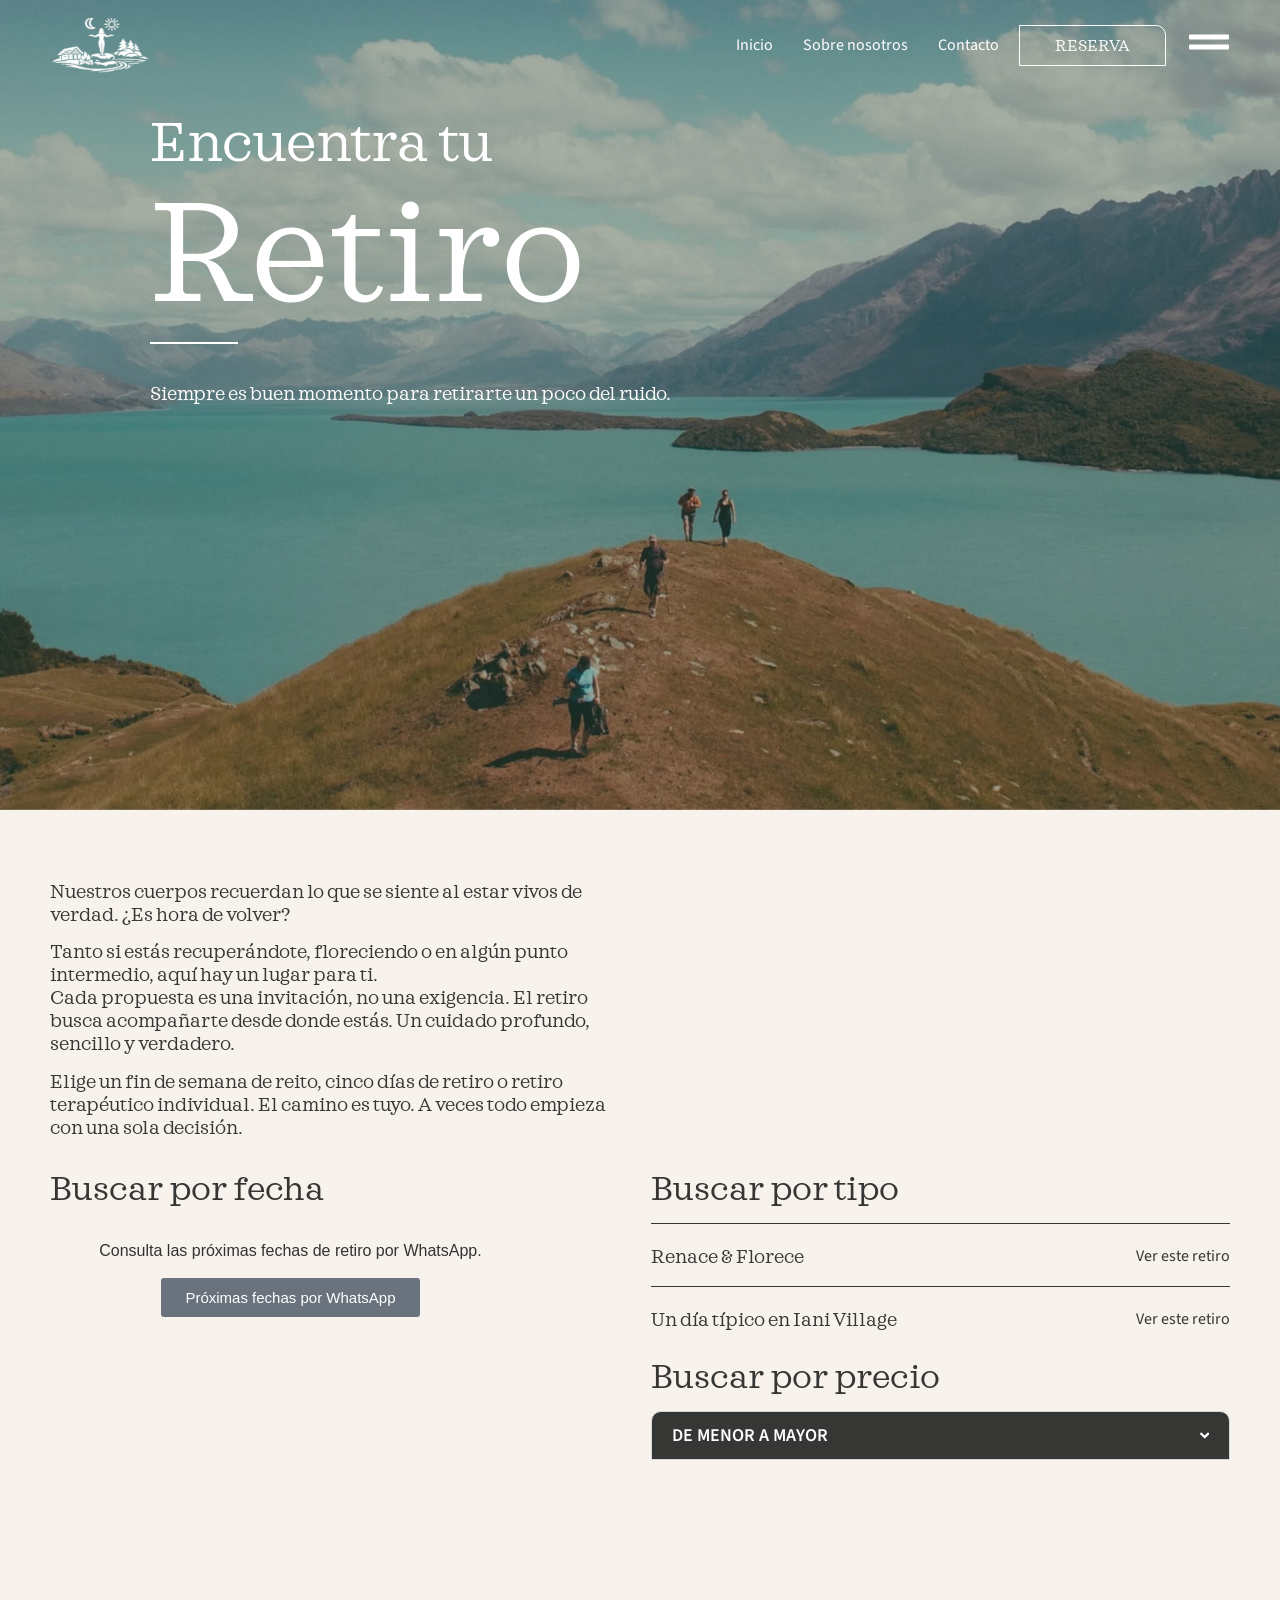
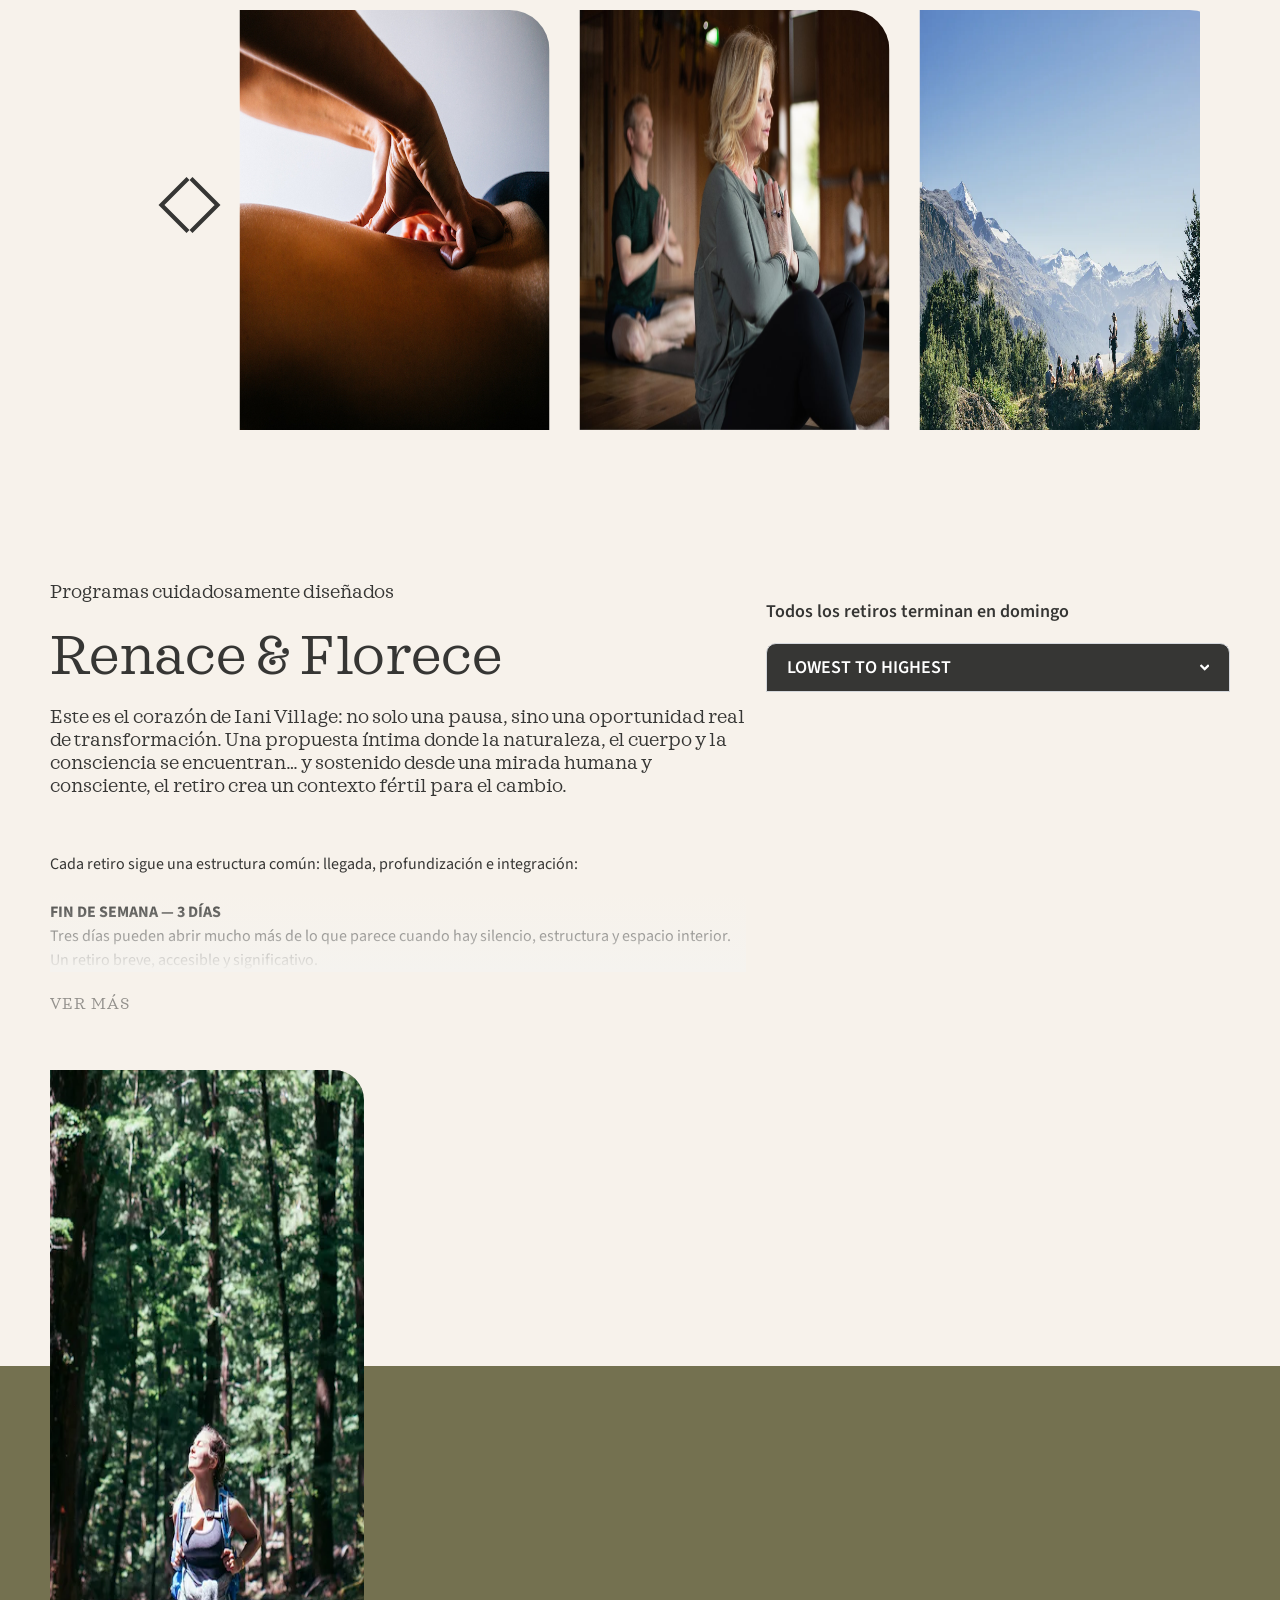
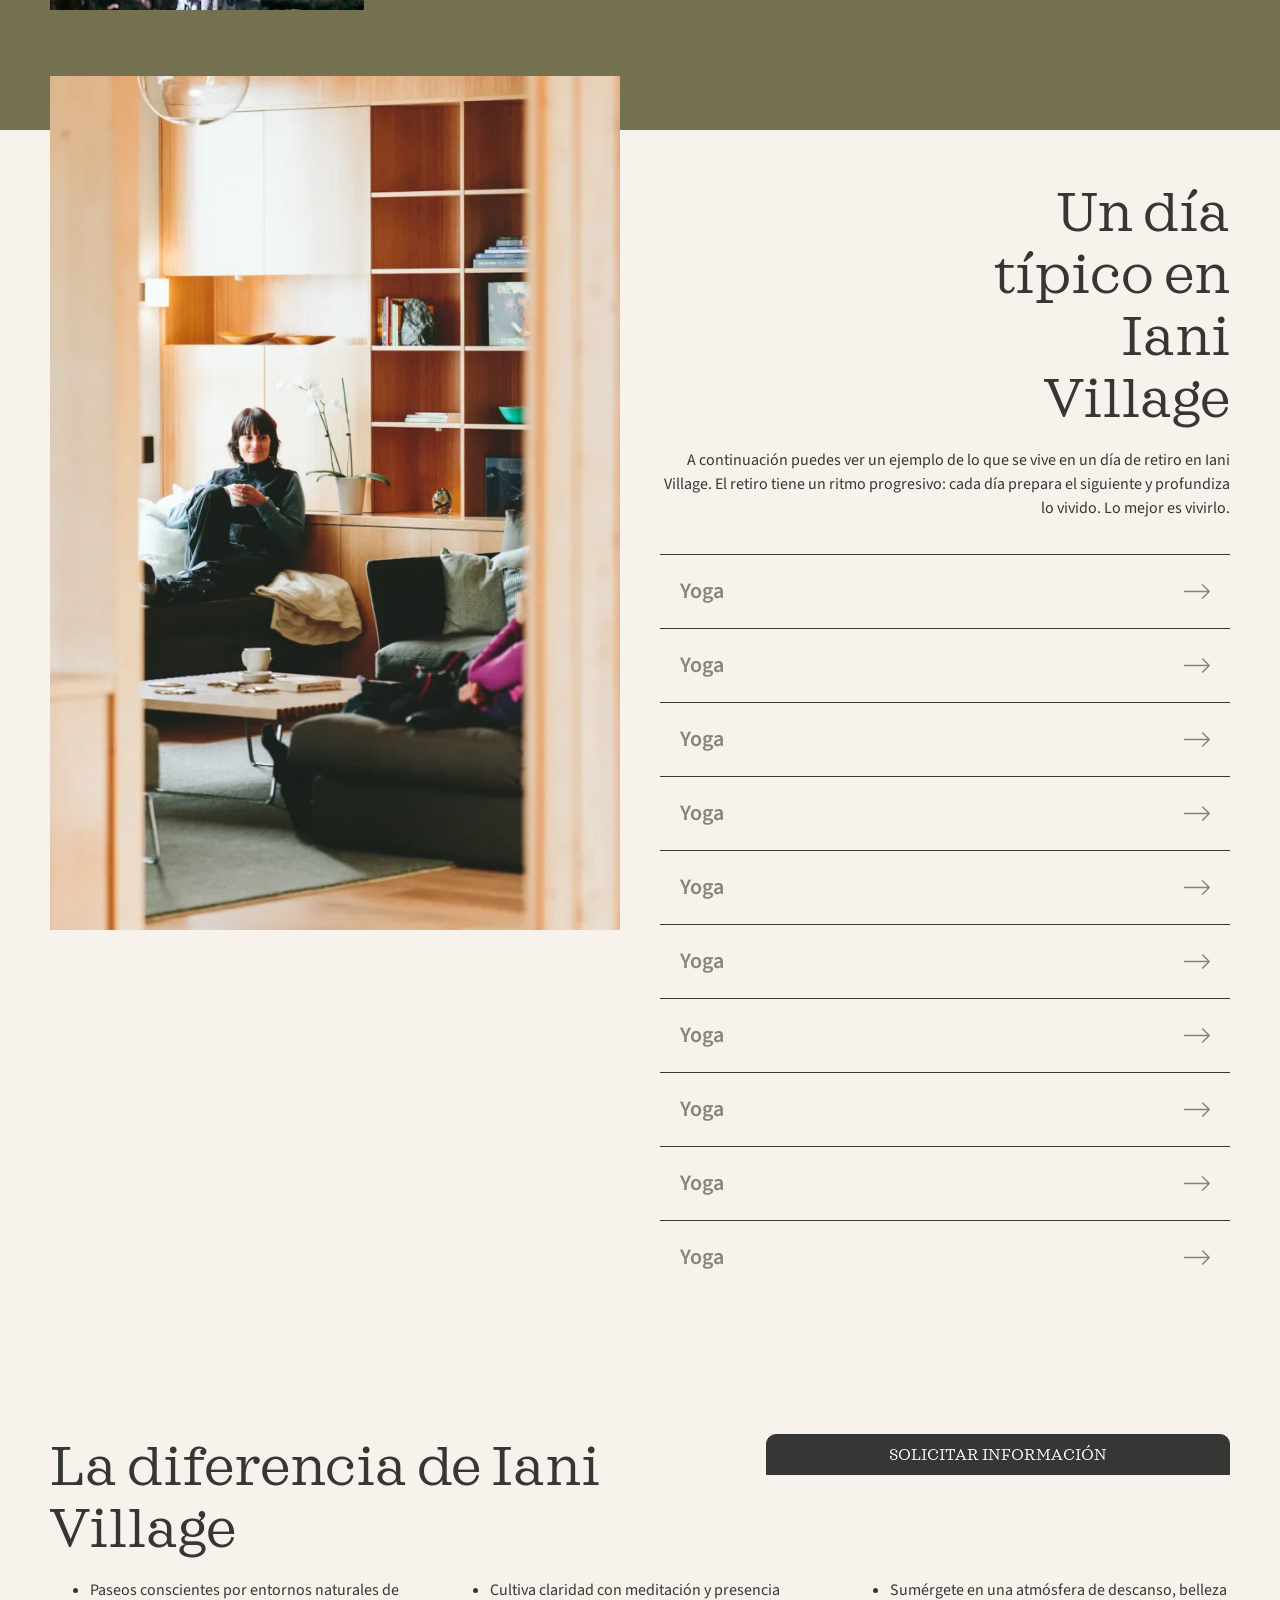
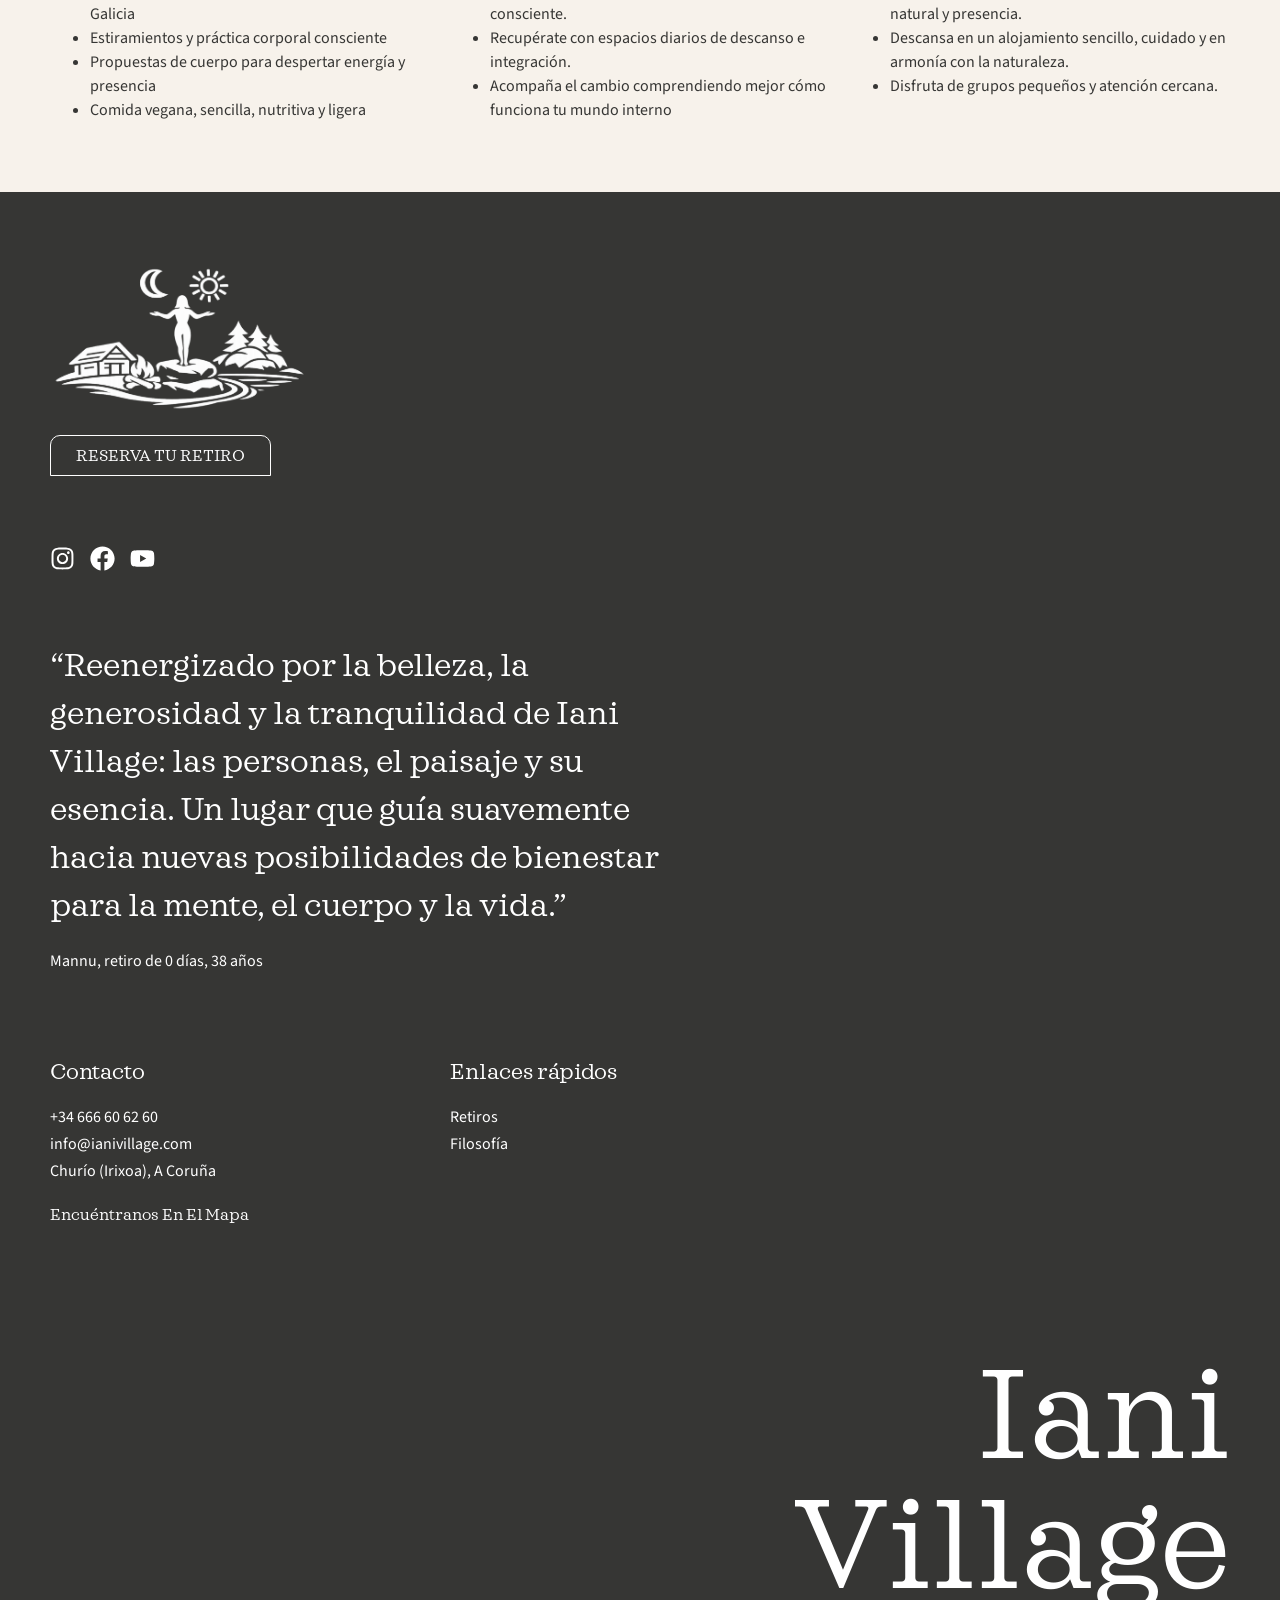
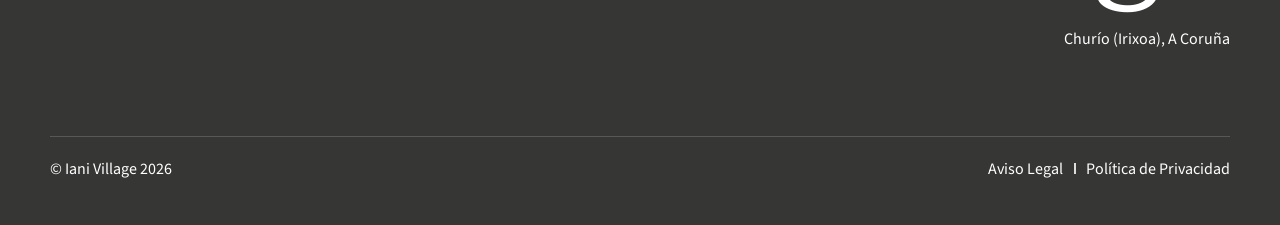
<file: docs/2026/index.html>
<!doctype html><html lang="es"><head><meta charset="utf-8"><title>Redirigiendo…</title>
<meta name="robots" content="noindex"><link rel="canonical" href="https://ianivillage.com/">
<meta http-equiv="refresh" content="0; url=../"><script>location.replace("../"+location.hash)</script></head>
<body><a href="../">Continuar</a></body></html>
</file>
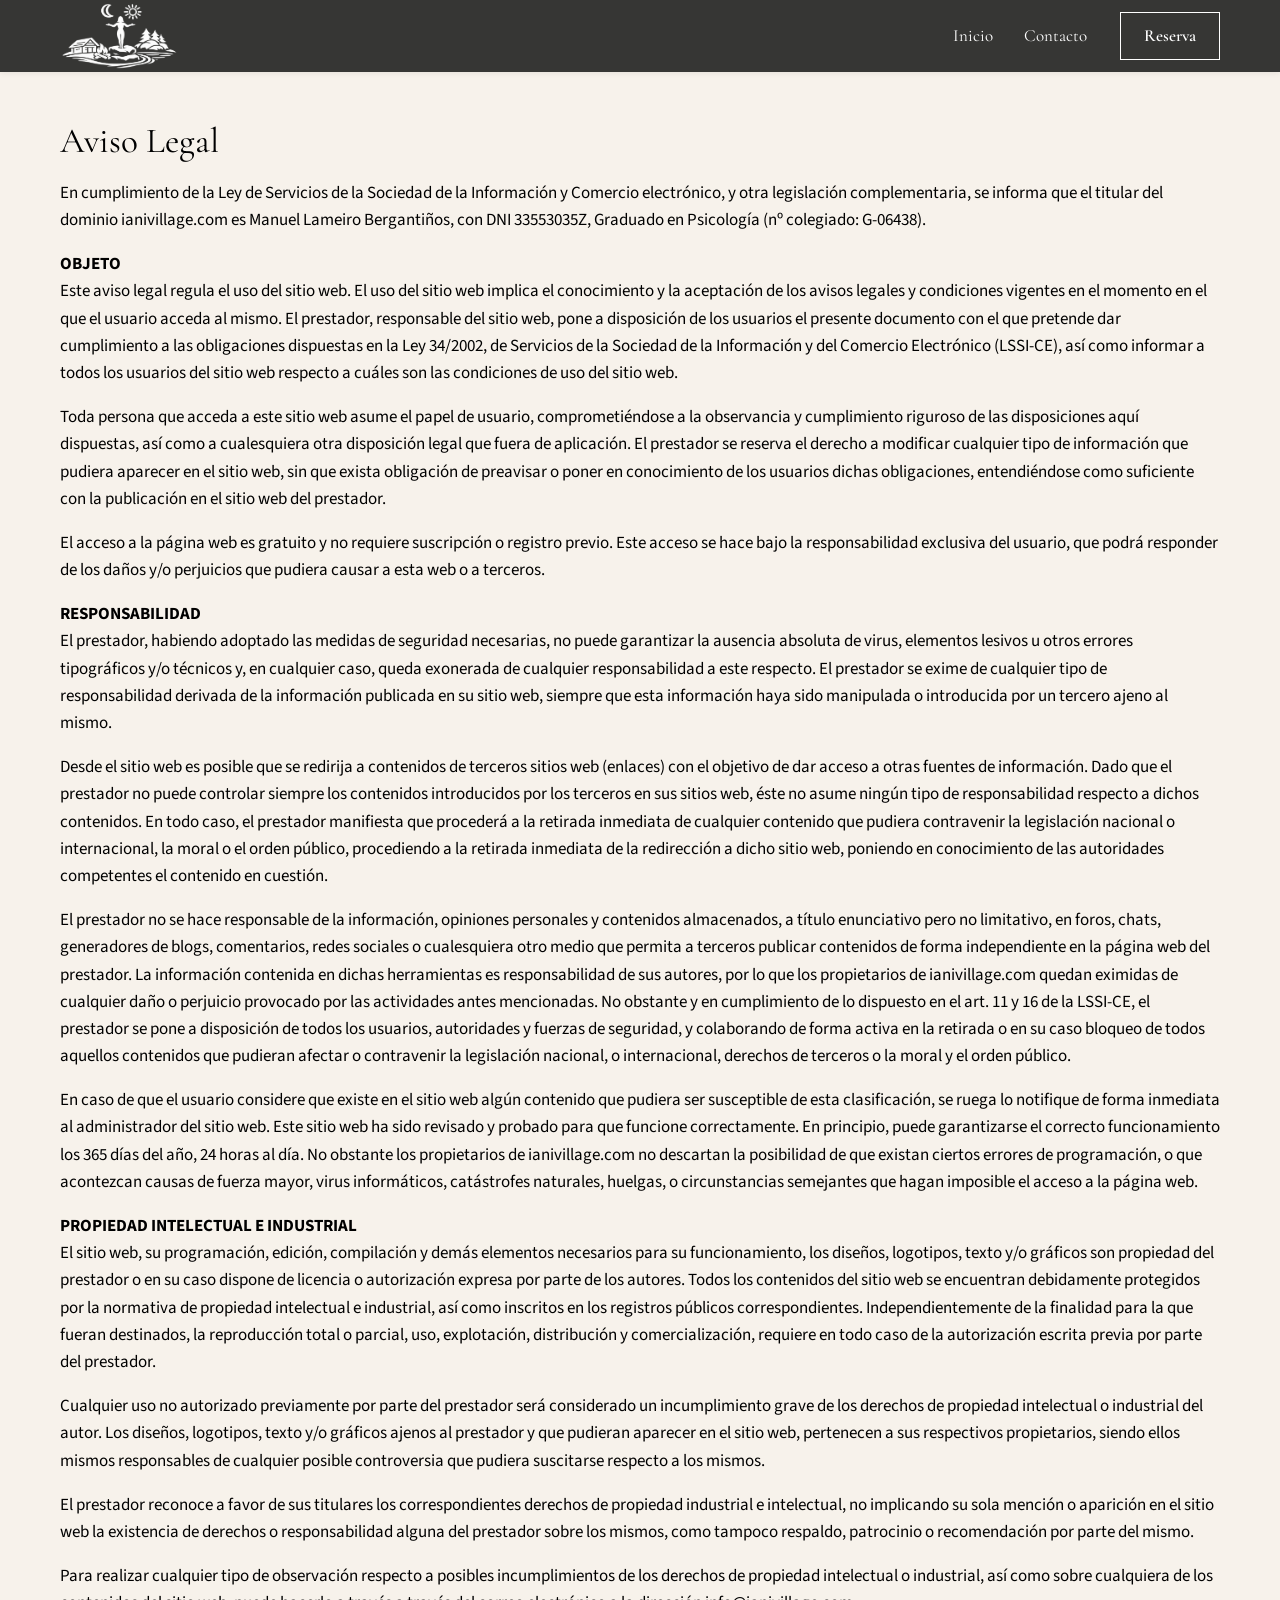
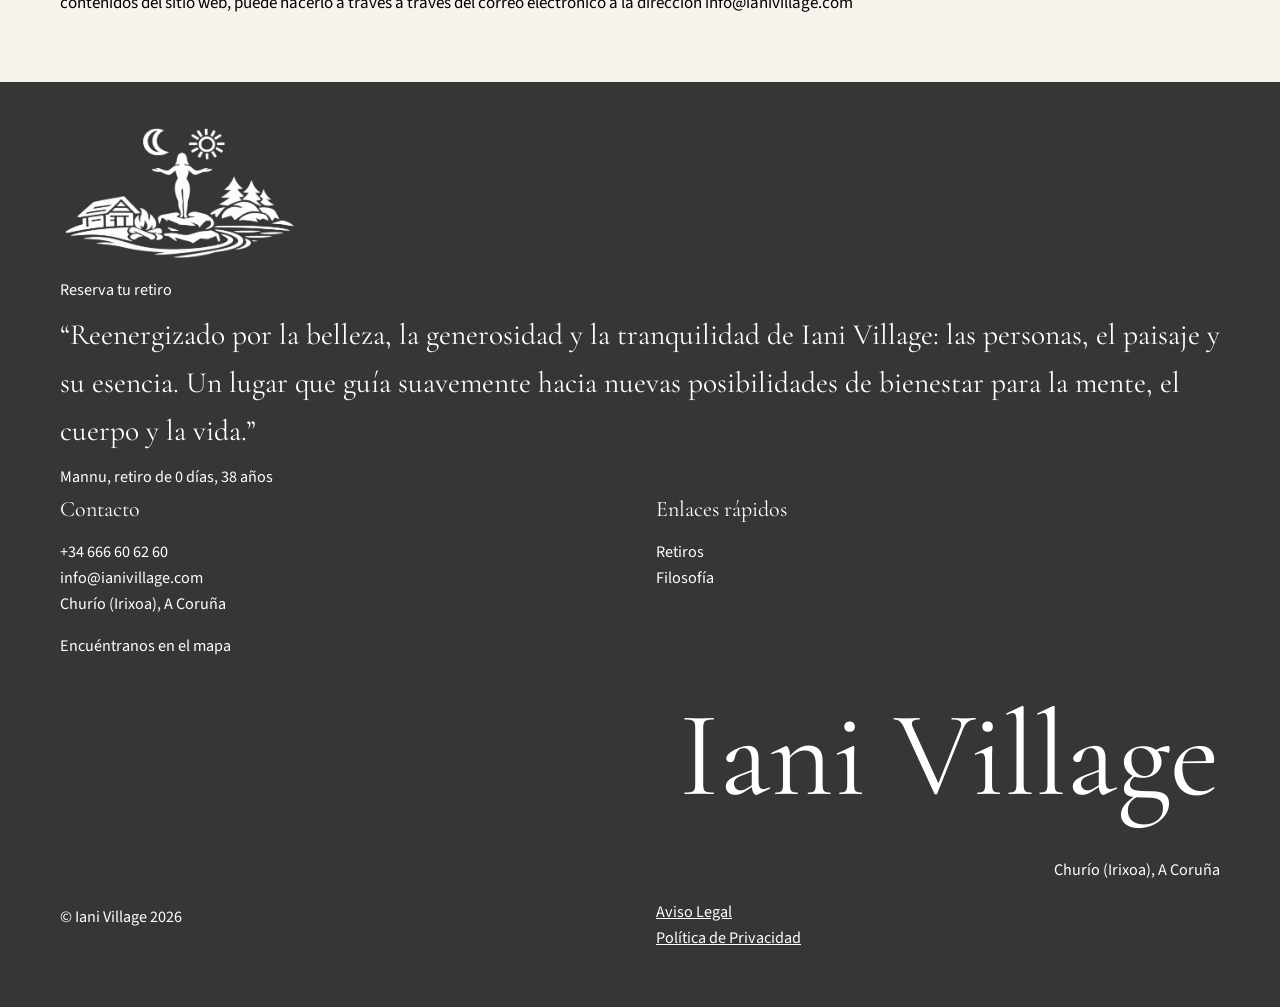
<file: docs/aviso-legal/index.html>
<!DOCTYPE html>
<html lang="es">
<head>
<meta charset="utf-8">
<meta name="viewport" content="width=device-width, initial-scale=1">
<title>Aviso legal | Iani Village</title>
<link rel="icon" href="../img/favicon.png">
<link rel="preconnect" href="https://fonts.googleapis.com">
<link rel="preconnect" href="https://fonts.gstatic.com" crossorigin>
<link rel="stylesheet" href="https://fonts.googleapis.com/css2?family=Cormorant+Garamond:ital,wght@0,400;0,500;0,600;1,400&family=Source+Sans+3:ital,wght@0,300;0,400;0,600;1,400&display=swap">
<link rel="stylesheet" href="../estilo.css">
</head>
<body class="normal">
<header class="cabecera">
  <div class="ancho">
    <a class="logo" href=".././"><img src="../img/cropped-chatgpt-image-26-mar-2026-15-52-22-1.webp" alt="Iani Village"></a>
    <input type="checkbox" id="menu-movil" class="menu-check">
    <label for="menu-movil" class="menu-boton" aria-label="Abrir menú"><span></span></label>
    <nav class="menu">
      <ul>
        <li><a href="../">Inicio</a>
        </li>
        <li><a href="mailto:info@ianivillage.com">Contacto</a>
        </li>
      </ul>
      <a class="boton boton-cabecera" href="https://wa.me/34666606260">Reserva</a>
    </nav>
  </div>
</header>
<main>
<section class="bloque">
<div class="ancho">
<h1 style="color:#000000" class="como-h2">Aviso Legal </h1>
<div style="color:#000000">
<p>En cumplimiento de la Ley de Servicios de la Sociedad de la Información y Comercio electrónico, y otra legislación complementaria, se informa que el titular del dominio ianivillage.com es Manuel Lameiro Bergantiños, con DNI 33553035Z, Graduado en Psicología (nº colegiado: G-06438).</p>
<p><strong>OBJETO</strong><br/>Este aviso legal regula el uso del sitio web. El uso del sitio web implica el conocimiento y la aceptación de los avisos legales y condiciones vigentes en el momento en el que el usuario acceda al mismo. El prestador, responsable del sitio web, pone a disposición de los usuarios el presente documento con el que pretende dar cumplimiento a las obligaciones dispuestas en la Ley 34/2002, de Servicios de la Sociedad de la Información y del Comercio Electrónico (LSSI-CE), así como informar a todos los usuarios del sitio web respecto a cuáles son las condiciones de uso del sitio web.</p>
<p>Toda persona que acceda a este sitio web asume el papel de usuario, comprometiéndose a la observancia y cumplimiento riguroso de las disposiciones aquí dispuestas, así como a cualesquiera otra disposición legal que fuera de aplicación. El prestador se reserva el derecho a modificar cualquier tipo de información que pudiera aparecer en el sitio web, sin que exista obligación de preavisar o poner en conocimiento de los usuarios dichas obligaciones, entendiéndose como suficiente con la publicación en el sitio web del prestador.</p>
<p>El acceso a la página web es gratuito y no requiere suscripción o registro previo. Este acceso se hace bajo la responsabilidad exclusiva del usuario, que podrá responder de los daños y/o perjuicios que pudiera causar a esta web o a terceros.</p>
<p><strong>RESPONSABILIDAD</strong><br/>El prestador, habiendo adoptado las medidas de seguridad necesarias, no puede garantizar la ausencia absoluta de virus, elementos lesivos u otros errores tipográficos y/o técnicos y, en cualquier caso, queda exonerada de cualquier responsabilidad a este respecto. El prestador se exime de cualquier tipo de responsabilidad derivada de la información publicada en su sitio web, siempre que esta información haya sido manipulada o introducida por un tercero ajeno al mismo.</p>
<p>Desde el sitio web es posible que se redirija a contenidos de terceros sitios web (enlaces) con el objetivo de dar acceso a otras fuentes de información. Dado que el prestador no puede controlar siempre los contenidos introducidos por los terceros en sus sitios web, éste no asume ningún tipo de responsabilidad respecto a dichos contenidos. En todo caso, el prestador manifiesta que procederá a la retirada inmediata de cualquier contenido que pudiera contravenir la legislación nacional o internacional, la moral o el orden público, procediendo a la retirada inmediata de la redirección a dicho sitio web, poniendo en conocimiento de las autoridades competentes el contenido en cuestión.</p>
<p>El prestador no se hace responsable de la información, opiniones personales y contenidos almacenados, a título enunciativo pero no limitativo, en foros, chats, generadores de blogs, comentarios, redes sociales o cualesquiera otro medio que permita a terceros publicar contenidos de forma independiente en la página web del prestador. La información contenida en dichas herramientas es responsabilidad de sus autores, por lo que los propietarios de ianivillage.com quedan eximidas de cualquier daño o perjuicio provocado por las actividades antes mencionadas. No obstante y en cumplimiento de lo dispuesto en el art. 11 y 16 de la LSSI-CE, el prestador se pone a disposición de todos los usuarios, autoridades y fuerzas de seguridad, y colaborando de forma activa en la retirada o en su caso bloqueo de todos aquellos contenidos que pudieran afectar o contravenir la legislación nacional, o internacional, derechos de terceros o la moral y el orden público.</p>
<p>En caso de que el usuario considere que existe en el sitio web algún contenido que pudiera ser susceptible de esta clasificación, se ruega lo notifique de forma inmediata al administrador del sitio web. Este sitio web ha sido revisado y probado para que funcione correctamente. En principio, puede garantizarse el correcto funcionamiento los 365 días del año, 24 horas al día. No obstante los propietarios de ianivillage.com no descartan la posibilidad de que existan ciertos errores de programación, o que acontezcan causas de fuerza mayor, virus informáticos, catástrofes naturales, huelgas, o circunstancias semejantes que hagan imposible el acceso a la página web.</p>
<p><strong>PROPIEDAD INTELECTUAL E INDUSTRIAL<br/></strong>El sitio web, su programación, edición, compilación y demás elementos necesarios para su funcionamiento, los diseños, logotipos, texto y/o gráficos son propiedad del prestador o en su caso dispone de licencia o autorización expresa por parte de los autores. Todos los contenidos del sitio web se encuentran debidamente protegidos por la normativa de propiedad intelectual e industrial, así como inscritos en los registros públicos correspondientes. Independientemente de la finalidad para la que fueran destinados, la reproducción total o parcial, uso, explotación, distribución y comercialización, requiere en todo caso de la autorización escrita previa por parte del prestador.</p>
<p>Cualquier uso no autorizado previamente por parte del prestador será considerado un incumplimiento grave de los derechos de propiedad intelectual o industrial del autor. Los diseños, logotipos, texto y/o gráficos ajenos al prestador y que pudieran aparecer en el sitio web, pertenecen a sus respectivos propietarios, siendo ellos mismos responsables de cualquier posible controversia que pudiera suscitarse respecto a los mismos.</p>
<p>El prestador reconoce a favor de sus titulares los correspondientes derechos de propiedad industrial e intelectual, no implicando su sola mención o aparición en el sitio web la existencia de derechos o responsabilidad alguna del prestador sobre los mismos, como tampoco respaldo, patrocinio o recomendación por parte del mismo.</p>
<p>Para realizar cualquier tipo de observación respecto a posibles incumplimientos de los derechos de propiedad intelectual o industrial, así como sobre cualquiera de los contenidos del sitio web, puede hacerlo a través a través del correo electrónico a la dirección info@ianivillage.com</p>
</div>
</div>
</section>
</main>
<footer class="pie">
<div class="ancho">
<section class="bloque" style="background-color:var( --e-global-color-primary )">
<div class="ancho">
<p class="imagen" style="text-align:start"><a href="../"><img alt="" loading="lazy" src="../img/cropped-chatgpt-image-26-mar-2026-15-52-22-1.webp" style="width:23%"/></a></p>
<p class="botones">Reserva tu retiro</p>
<p style='font-family:"Cormorant Garamond", sans-serif;font-size:clamp(22px, 2.3vw, 32px);font-weight:400;line-height:48px;color:var( --e-global-color-secondary )'>“Reenergizado por la belleza, la generosidad y la tranquilidad de Iani Village: las personas, el paisaje y su esencia. Un lugar que guía suavemente hacia nuevas posibilidades de bienestar para la mente, el cuerpo y la vida.”</p>
<div style="color:var( --e-global-color-secondary )">
<p>Mannu, retiro de 0 días, 38 años</p>
</div>
<div class="grupo">
<div class="columnas">
<div class="col">
<div class="grupo">
<p style='font-family:"Cormorant Garamond", sans-serif;font-size:22px;font-weight:400;line-height:28px;color:var( --e-global-color-secondary )'>Contacto</p>
<ul class="lista-iconos">
<li>+34 666 60 62 60</li>
<li>info@ianivillage.com</li>
<li>Churío (Irixoa), A Coruña</li>
</ul>
<p class="botones">Encuéntranos en el mapa</p>
</div>
</div>
<div class="col">
<div class="grupo">
<p style='font-family:"Cormorant Garamond", sans-serif;font-size:22px;font-weight:400;line-height:28px;color:var( --e-global-color-secondary )'>Enlaces rápidos</p>
<ul class="lista-iconos">
<li>Retiros</li>
<li>Filosofía</li>
</ul>
</div>
</div>
</div>
</div>
<div class="grupo">
<div class="grupo">
<p style='text-align:end;font-family:"Cormorant Garamond", sans-serif;font-size:clamp(78px, 9.5vw, 130px);font-weight:400;line-height:130px;color:var( --e-global-color-secondary )'>Iani Village</p>
<div style="text-align:end;color:var( --e-global-color-secondary )">
<p>Churío (Irixoa), A Coruña</p>
</div>
</div>
</div>
<div class="grupo">
<div class="columnas">
<div class="col">
<div class="grupo">
<div style="color:var( --e-global-color-secondary )">
<p>© Iani Village 2026</p>
</div>
</div>
</div>
<div class="col">
<div class="grupo">
<ul class="lista-iconos">
<li><a href="../aviso-legal/">Aviso Legal</a></li>
<li><a href="../politica-de-privacidad/">Política de Privacidad</a></li>
</ul>
</div>
</div>
</div>
</div>
</div>
</section>
</div>
</footer>
</body>
</html>
</file>
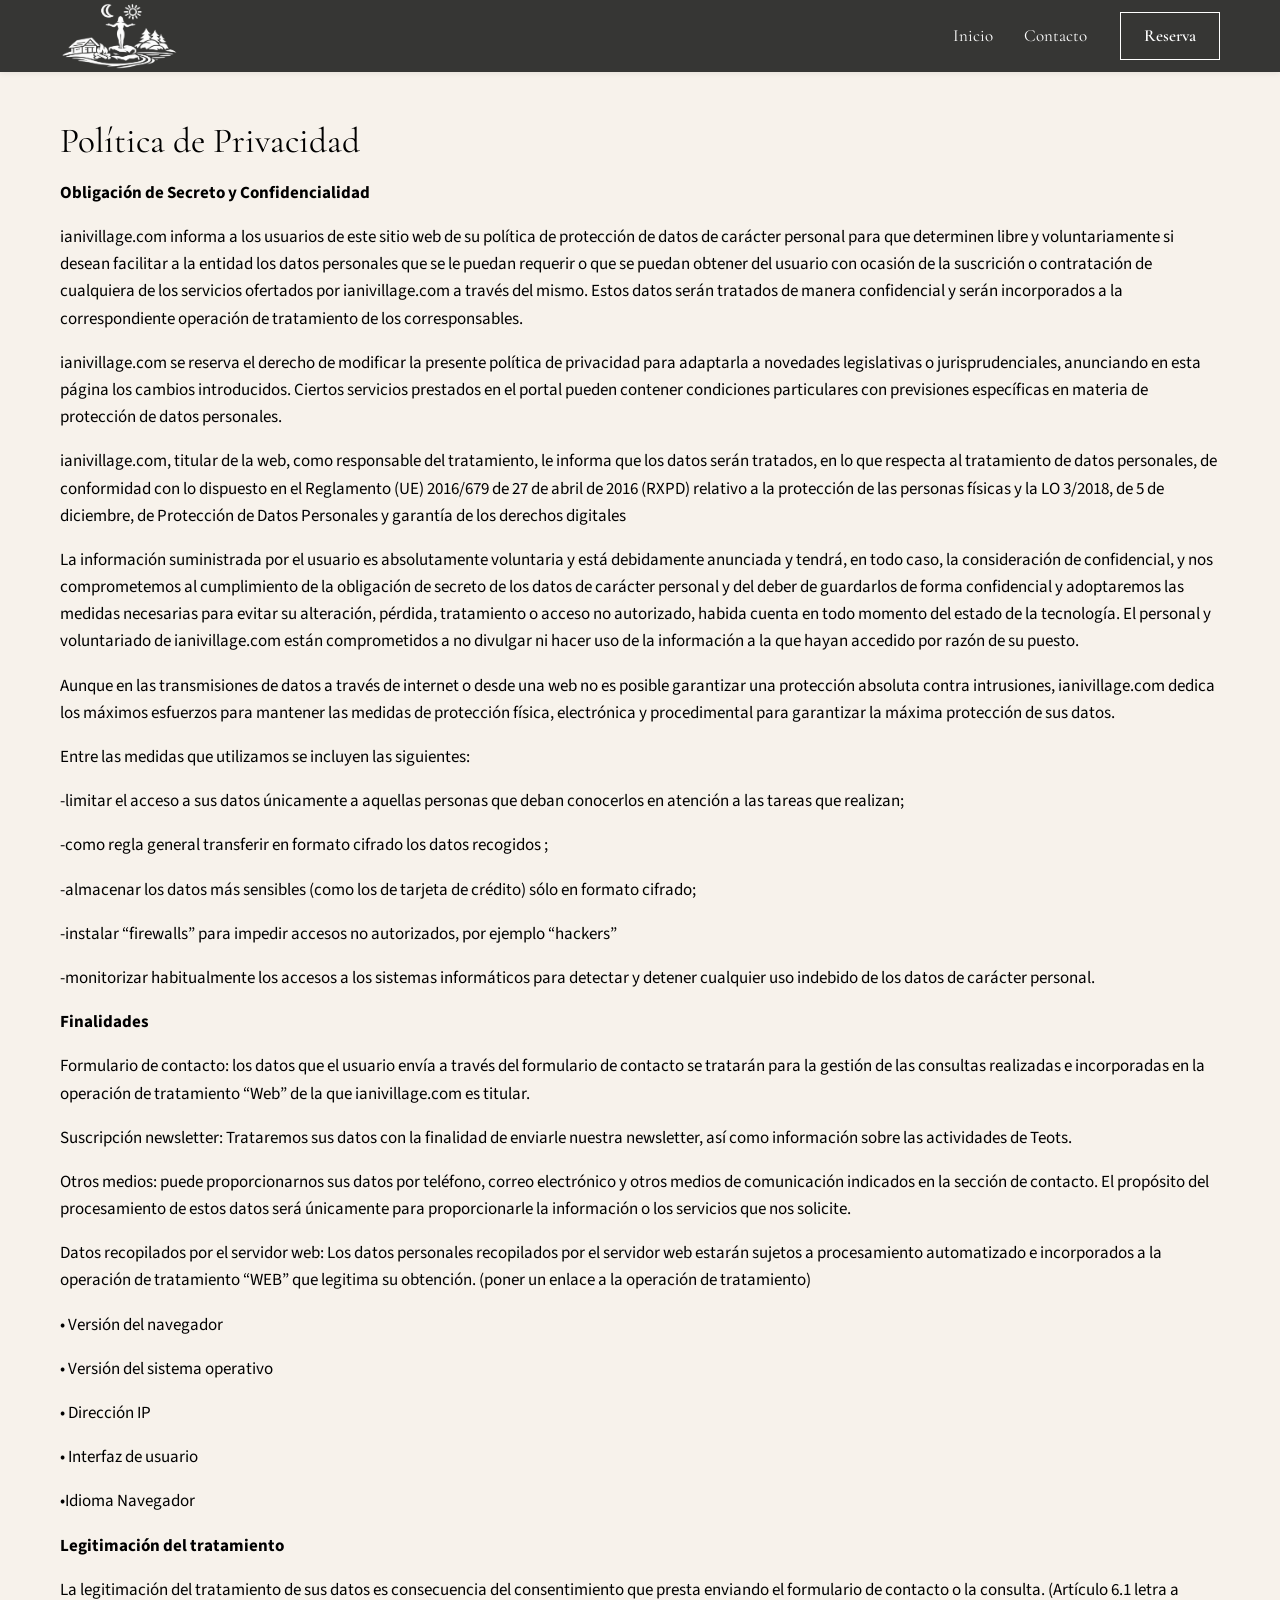
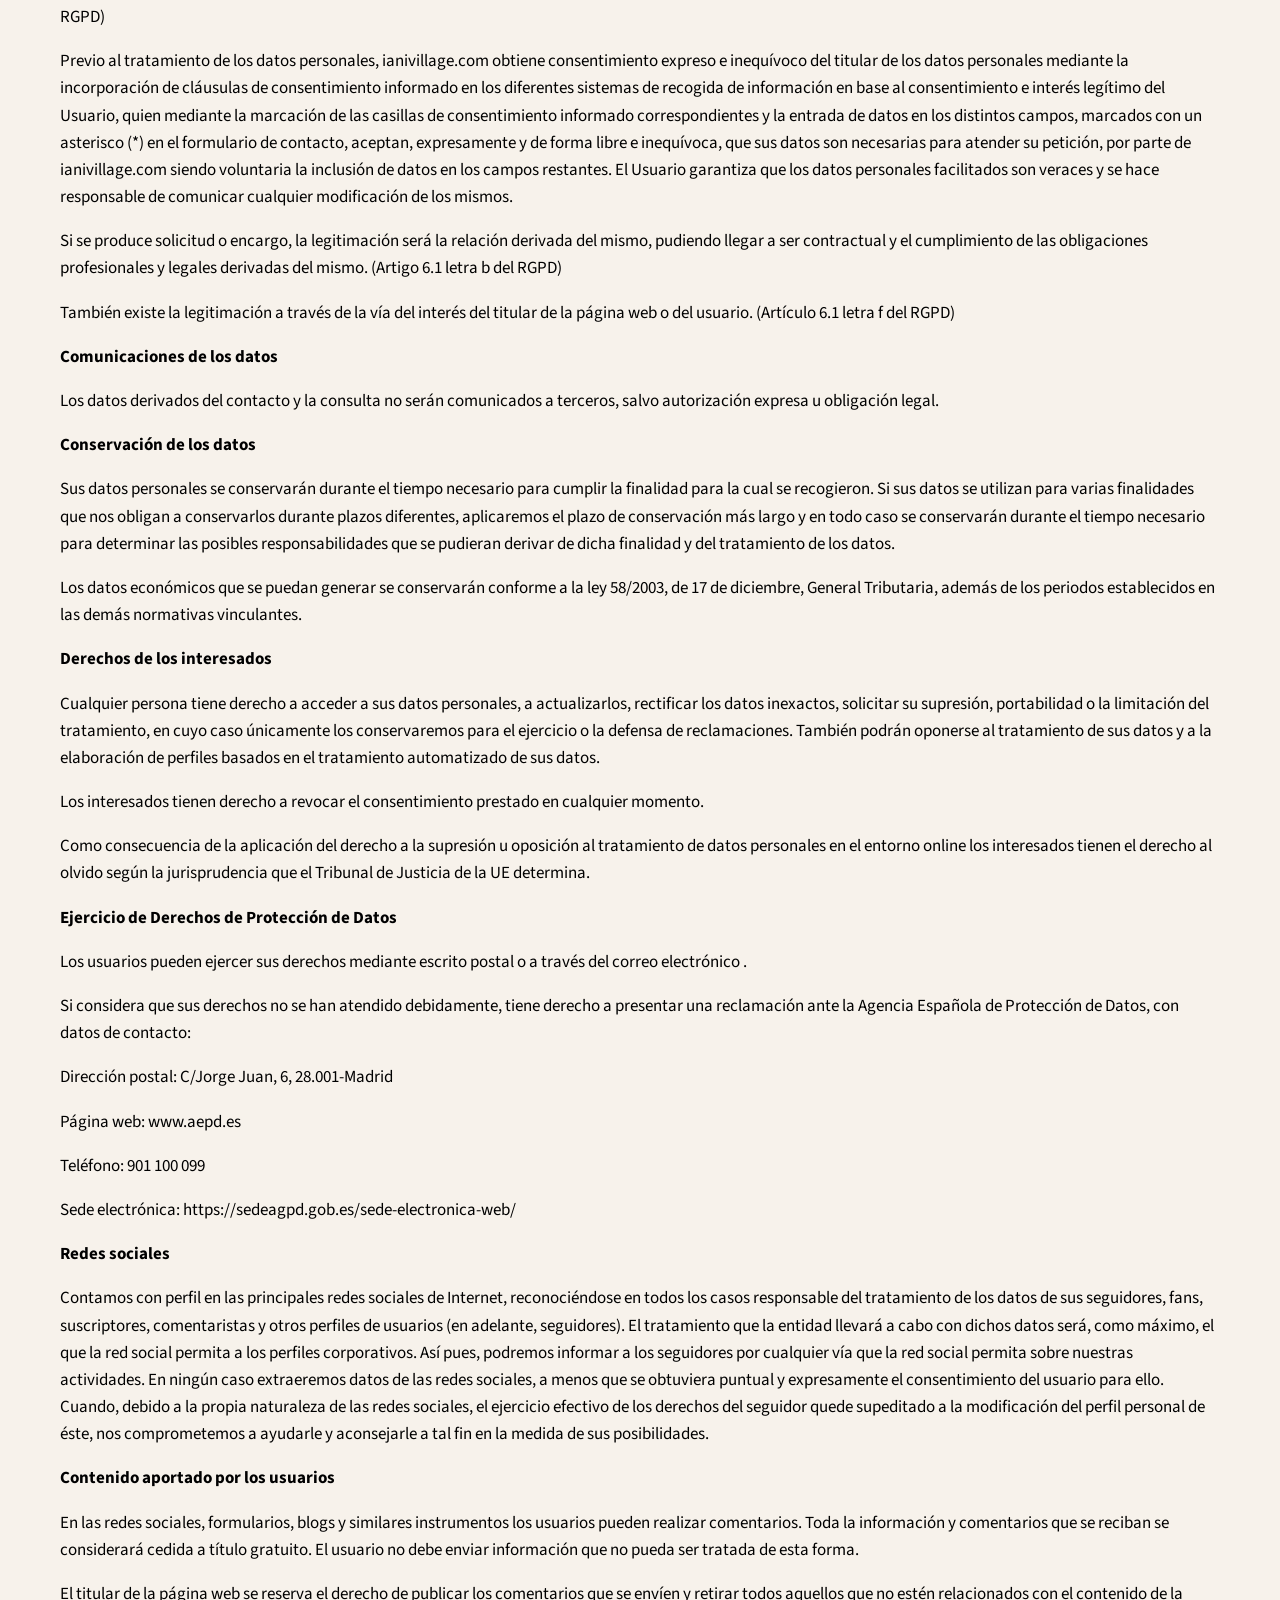
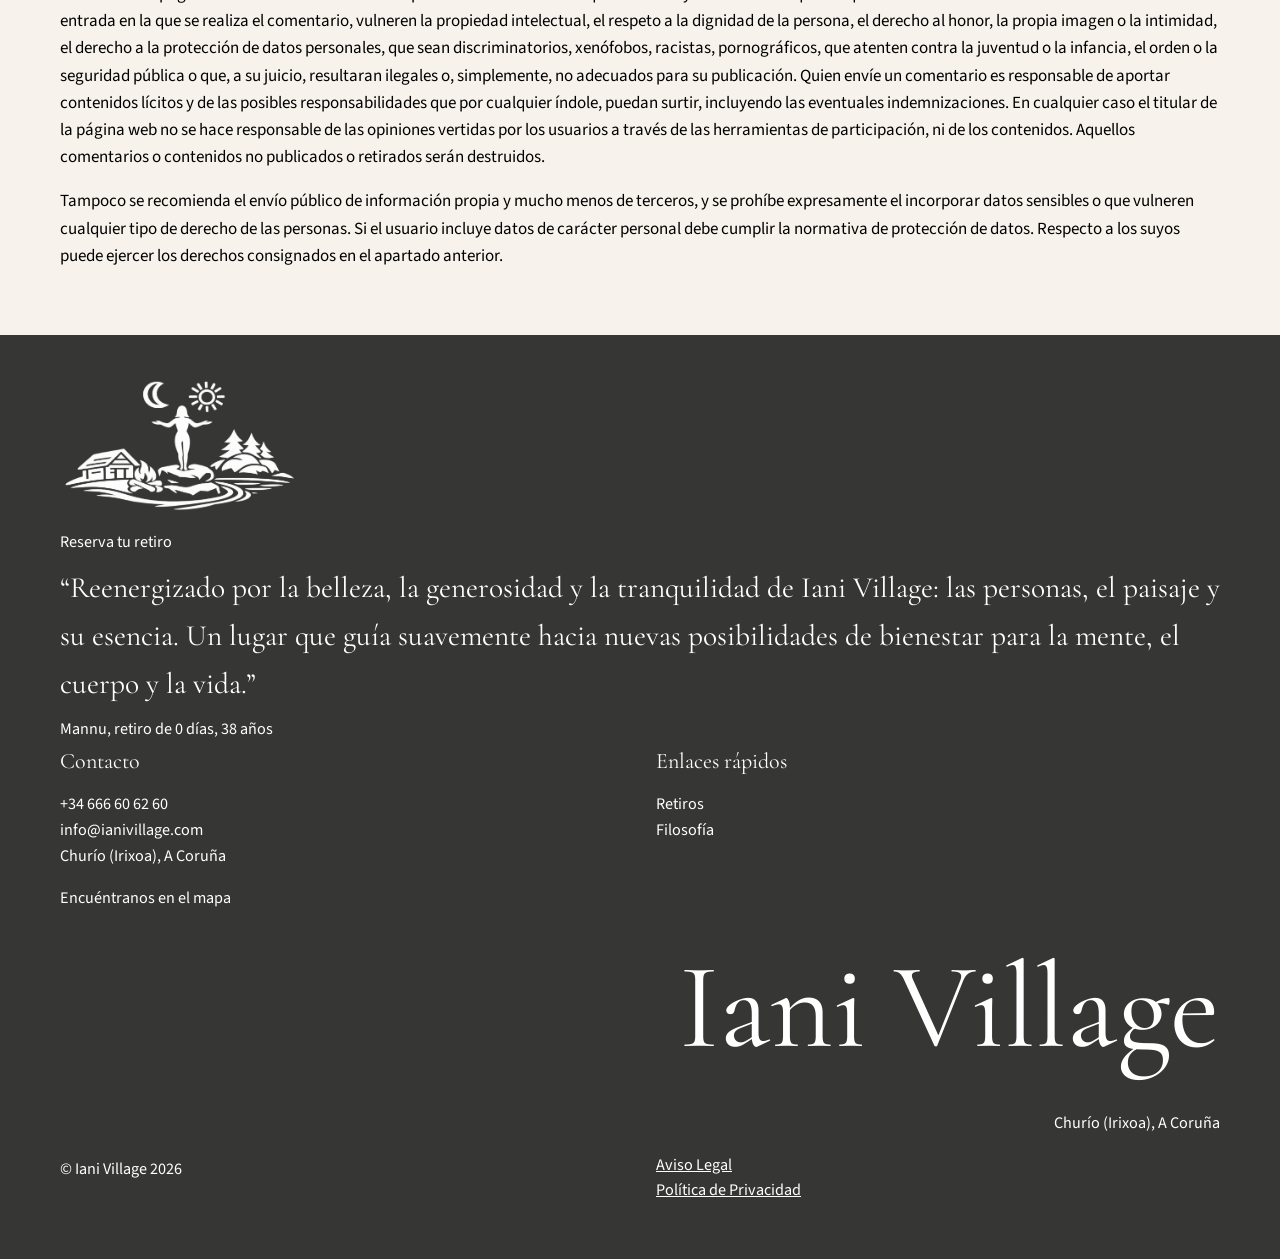
<file: docs/politica-de-privacidad/index.html>
<!DOCTYPE html>
<html lang="es">
<head>
<meta charset="utf-8">
<meta name="viewport" content="width=device-width, initial-scale=1">
<title>Política de privacidad | Iani Village</title>
<link rel="icon" href="../img/favicon.png">
<link rel="preconnect" href="https://fonts.googleapis.com">
<link rel="preconnect" href="https://fonts.gstatic.com" crossorigin>
<link rel="stylesheet" href="https://fonts.googleapis.com/css2?family=Cormorant+Garamond:ital,wght@0,400;0,500;0,600;1,400&family=Source+Sans+3:ital,wght@0,300;0,400;0,600;1,400&display=swap">
<link rel="stylesheet" href="../estilo.css">
</head>
<body class="normal">
<header class="cabecera">
  <div class="ancho">
    <a class="logo" href=".././"><img src="../img/cropped-chatgpt-image-26-mar-2026-15-52-22-1.webp" alt="Iani Village"></a>
    <input type="checkbox" id="menu-movil" class="menu-check">
    <label for="menu-movil" class="menu-boton" aria-label="Abrir menú"><span></span></label>
    <nav class="menu">
      <ul>
        <li><a href="../">Inicio</a>
        </li>
        <li><a href="mailto:info@ianivillage.com">Contacto</a>
        </li>
      </ul>
      <a class="boton boton-cabecera" href="https://wa.me/34666606260">Reserva</a>
    </nav>
  </div>
</header>
<main>
<section class="bloque">
<div class="ancho">
<h1 style="color:#000000" class="como-h2">Política de Privacidad </h1>
<div style="color:#000000">
<p><strong>Obligación de Secreto y Confidencialidad</strong></p>
<p>ianivillage.com informa a los usuarios de este sitio web de su política de protección de datos de carácter personal para que determinen libre y voluntariamente si desean facilitar a la entidad los datos personales que se le puedan requerir o que se puedan obtener del usuario con ocasión de la suscrición o contratación de cualquiera de los servicios ofertados por ianivillage.com a través del mismo. Estos datos serán tratados de manera confidencial y serán incorporados a la correspondiente operación de tratamiento de los corresponsables.</p>
<p>ianivillage.com se reserva el derecho de modificar la presente política de privacidad para adaptarla a novedades legislativas o jurisprudenciales, anunciando en esta página los cambios introducidos. Ciertos servicios prestados en el portal pueden contener condiciones particulares con previsiones específicas en materia de protección de datos personales.</p>
<p>ianivillage.com, titular de la web, como responsable del tratamiento, le informa que los datos serán tratados, en lo que respecta al tratamiento de datos personales, de conformidad con lo dispuesto en el Reglamento (UE) 2016/679 de 27 de abril de 2016 (RXPD) relativo a la protección de las personas físicas y la LO 3/2018, de 5 de diciembre, de Protección de Datos Personales y garantía de los derechos digitales</p>
<p>La información suministrada por el usuario es absolutamente voluntaria y está debidamente anunciada y tendrá, en todo caso, la consideración de confidencial, y nos comprometemos al cumplimiento de la obligación de secreto de los datos de carácter personal y del deber de guardarlos de forma confidencial y adoptaremos las medidas necesarias para evitar su alteración, pérdida, tratamiento o acceso no autorizado, habida cuenta en todo momento del estado de la tecnología. El personal y voluntariado de ianivillage.com están comprometidos a no divulgar ni hacer uso de la información a la que hayan accedido por razón de su puesto.</p>
<p>Aunque en las transmisiones de datos a través de internet o desde una web no es posible garantizar una protección absoluta contra intrusiones, ianivillage.com dedica los máximos esfuerzos para mantener las medidas de protección física, electrónica y procedimental para garantizar la máxima protección de sus datos.</p>
<p>Entre las medidas que utilizamos se incluyen las siguientes:</p>
<p>-limitar el acceso a sus datos únicamente a aquellas personas que deban conocerlos en atención a las tareas que realizan;</p>
<p>-como regla general transferir en formato cifrado los datos recogidos ;</p>
<p>-almacenar los datos más sensibles (como los de tarjeta de crédito) sólo en formato cifrado;</p>
<p>-instalar “firewalls” para impedir accesos no autorizados, por ejemplo “hackers”</p>
<p>-monitorizar habitualmente los accesos a los sistemas informáticos para detectar y detener cualquier uso indebido de los datos de carácter personal.</p>
<p><strong>Finalidades</strong></p>
<p>Formulario de contacto: los datos que el usuario envía a través del formulario de contacto se tratarán para la gestión de las consultas realizadas e incorporadas en la operación de tratamiento “Web” de la que ianivillage.com es titular.</p>
<p>Suscripción newsletter: Trataremos sus datos con la finalidad de enviarle nuestra newsletter, así como información sobre las actividades de Teots.</p>
<p>Otros medios: puede proporcionarnos sus datos por teléfono, correo electrónico y otros medios de comunicación indicados en la sección de contacto. El propósito del procesamiento de estos datos será únicamente para proporcionarle la información o los servicios que nos solicite.</p>
<p>Datos recopilados por el servidor web: Los datos personales recopilados por el servidor web estarán sujetos a procesamiento automatizado e incorporados a la operación de tratamiento “WEB” que legitima su obtención. (poner un enlace a la operación de tratamiento)</p>
<p>• Versión del navegador</p>
<p>• Versión del sistema operativo</p>
<p>• Dirección IP</p>
<p>• Interfaz de usuario</p>
<p>•Idioma Navegador</p>
<p><strong>Legitimación del tratamiento</strong></p>
<p>La legitimación del tratamiento de sus datos es consecuencia del consentimiento que presta enviando el formulario de contacto o la consulta. (Artículo 6.1 letra a RGPD)</p>
<p>Previo al tratamiento de los datos personales, ianivillage.com obtiene consentimiento expreso e inequívoco del titular de los datos personales mediante la incorporación de cláusulas de consentimiento informado en los diferentes sistemas de recogida de información en base al consentimiento e interés legítimo del Usuario, quien mediante la marcación de las casillas de consentimiento informado correspondientes y la entrada de datos en los distintos campos, marcados con un asterisco (*) en el formulario de contacto, aceptan, expresamente y de forma libre e inequívoca, que sus datos son necesarias para atender su petición, por parte de ianivillage.com siendo voluntaria la inclusión de datos en los campos restantes. El Usuario garantiza que los datos personales facilitados son veraces y se hace responsable de comunicar cualquier modificación de los mismos.</p>
<p>Si se produce solicitud o encargo, la legitimación será la relación derivada del mismo, pudiendo llegar a ser contractual y el cumplimiento de las obligaciones profesionales y legales derivadas del mismo. (Artigo 6.1 letra b del RGPD)</p>
<p>También existe la legitimación a través de la vía del interés del titular de la página web o del usuario. (Artículo 6.1 letra f del RGPD)</p>
<p><strong>Comunicaciones de los datos</strong></p>
<p>Los datos derivados del contacto y la consulta no serán comunicados a terceros, salvo autorización expresa u obligación legal.</p>
<p><strong>Conservación de los datos</strong></p>
<p>Sus datos personales se conservarán durante el tiempo necesario para cumplir la finalidad para la cual se recogieron. Si sus datos se utilizan para varias finalidades que nos obligan a conservarlos durante plazos diferentes, aplicaremos el plazo de conservación más largo y en todo caso se conservarán durante el tiempo necesario para determinar las posibles responsabilidades que se pudieran derivar de dicha finalidad y del tratamiento de los datos.</p>
<p>Los datos económicos que se puedan generar se conservarán conforme a la ley 58/2003, de 17 de diciembre, General Tributaria, además de los periodos establecidos en las demás normativas vinculantes.</p>
<p><strong>Derechos de los interesados</strong></p>
<p>Cualquier persona tiene derecho a acceder a sus datos personales, a actualizarlos, rectificar los datos inexactos, solicitar su supresión, portabilidad o la limitación del tratamiento, en cuyo caso únicamente los conservaremos para el ejercicio o la defensa de reclamaciones. También podrán oponerse al tratamiento de sus datos y a la elaboración de perfiles basados en el tratamiento automatizado de sus datos.</p>
<p>Los interesados tienen derecho a revocar el consentimiento prestado en cualquier momento.</p>
<p>Como consecuencia de la aplicación del derecho a la supresión u oposición al tratamiento de datos personales en el entorno online los interesados tienen el derecho al olvido según la jurisprudencia que el Tribunal de Justicia de la UE determina.</p>
<p><strong>Ejercicio de Derechos de Protección de Datos</strong></p>
<p>Los usuarios pueden ejercer sus derechos mediante escrito postal o a través del correo electrónico .</p>
<p>Si considera que sus derechos no se han atendido debidamente, tiene derecho a presentar una reclamación ante la Agencia Española de Protección de Datos, con datos de contacto:</p>
<p>Dirección postal: C/Jorge Juan, 6, 28.001-Madrid</p>
<p>Página web: www.aepd.es</p>
<p>Teléfono: 901 100 099</p>
<p>Sede electrónica: https://sedeagpd.gob.es/sede-electronica-web/</p>
<p><strong>Redes sociales</strong></p>
<p>Contamos con perfil en las principales redes sociales de Internet, reconociéndose en todos los casos responsable del tratamiento de los datos de sus seguidores, fans, suscriptores, comentaristas y otros perfiles de usuarios (en adelante, seguidores). El tratamiento que la entidad llevará a cabo con dichos datos será, como máximo, el que la red social permita a los perfiles corporativos. Así pues, podremos informar a los seguidores por cualquier vía que la red social permita sobre nuestras actividades. En ningún caso extraeremos datos de las redes sociales, a menos que se obtuviera puntual y expresamente el consentimiento del usuario para ello. Cuando, debido a la propia naturaleza de las redes sociales, el ejercicio efectivo de los derechos del seguidor quede supeditado a la modificación del perfil personal de éste, nos comprometemos a ayudarle y aconsejarle a tal fin en la medida de sus posibilidades.</p>
<p><strong>Contenido aportado por los usuarios</strong></p>
<p>En las redes sociales, formularios, blogs y similares instrumentos los usuarios pueden realizar comentarios. Toda la información y comentarios que se reciban se considerará cedida a título gratuito. El usuario no debe enviar información que no pueda ser tratada de esta forma.</p>
<p>El titular de la página web se reserva el derecho de publicar los comentarios que se envíen y retirar todos aquellos que no estén relacionados con el contenido de la entrada en la que se realiza el comentario, vulneren la propiedad intelectual, el respeto a la dignidad de la persona, el derecho al honor, la propia imagen o la intimidad, el derecho a la protección de datos personales, que sean discriminatorios, xenófobos, racistas, pornográficos, que atenten contra la juventud o la infancia, el orden o la seguridad pública o que, a su juicio, resultaran ilegales o, simplemente, no adecuados para su publicación. Quien envíe un comentario es responsable de aportar contenidos lícitos y de las posibles responsabilidades que por cualquier índole, puedan surtir, incluyendo las eventuales indemnizaciones. En cualquier caso el titular de la página web no se hace responsable de las opiniones vertidas por los usuarios a través de las herramientas de participación, ni de los contenidos. Aquellos comentarios o contenidos no publicados o retirados serán destruidos.</p>
<p>Tampoco se recomienda el envío público de información propia y mucho menos de terceros, y se prohíbe expresamente el incorporar datos sensibles o que vulneren cualquier tipo de derecho de las personas. Si el usuario incluye datos de carácter personal debe cumplir la normativa de protección de datos. Respecto a los suyos puede ejercer los derechos consignados en el apartado anterior.</p>
</div>
</div>
</section>
</main>
<footer class="pie">
<div class="ancho">
<section class="bloque" style="background-color:var( --e-global-color-primary )">
<div class="ancho">
<p class="imagen" style="text-align:start"><a href="../"><img alt="" loading="lazy" src="../img/cropped-chatgpt-image-26-mar-2026-15-52-22-1.webp" style="width:23%"/></a></p>
<p class="botones">Reserva tu retiro</p>
<p style='font-family:"Cormorant Garamond", sans-serif;font-size:clamp(22px, 2.3vw, 32px);font-weight:400;line-height:48px;color:var( --e-global-color-secondary )'>“Reenergizado por la belleza, la generosidad y la tranquilidad de Iani Village: las personas, el paisaje y su esencia. Un lugar que guía suavemente hacia nuevas posibilidades de bienestar para la mente, el cuerpo y la vida.”</p>
<div style="color:var( --e-global-color-secondary )">
<p>Mannu, retiro de 0 días, 38 años</p>
</div>
<div class="grupo">
<div class="columnas">
<div class="col">
<div class="grupo">
<p style='font-family:"Cormorant Garamond", sans-serif;font-size:22px;font-weight:400;line-height:28px;color:var( --e-global-color-secondary )'>Contacto</p>
<ul class="lista-iconos">
<li>+34 666 60 62 60</li>
<li>info@ianivillage.com</li>
<li>Churío (Irixoa), A Coruña</li>
</ul>
<p class="botones">Encuéntranos en el mapa</p>
</div>
</div>
<div class="col">
<div class="grupo">
<p style='font-family:"Cormorant Garamond", sans-serif;font-size:22px;font-weight:400;line-height:28px;color:var( --e-global-color-secondary )'>Enlaces rápidos</p>
<ul class="lista-iconos">
<li>Retiros</li>
<li>Filosofía</li>
</ul>
</div>
</div>
</div>
</div>
<div class="grupo">
<div class="grupo">
<p style='text-align:end;font-family:"Cormorant Garamond", sans-serif;font-size:clamp(78px, 9.5vw, 130px);font-weight:400;line-height:130px;color:var( --e-global-color-secondary )'>Iani Village</p>
<div style="text-align:end;color:var( --e-global-color-secondary )">
<p>Churío (Irixoa), A Coruña</p>
</div>
</div>
</div>
<div class="grupo">
<div class="columnas">
<div class="col">
<div class="grupo">
<div style="color:var( --e-global-color-secondary )">
<p>© Iani Village 2026</p>
</div>
</div>
</div>
<div class="col">
<div class="grupo">
<ul class="lista-iconos">
<li><a href="../aviso-legal/">Aviso Legal</a></li>
<li><a href="../politica-de-privacidad/">Política de Privacidad</a></li>
</ul>
</div>
</div>
</div>
</div>
</div>
</section>
</div>
</footer>
</body>
</html>
</file>
<file: docs/wp-content/themes/hello-elementor/assets/css/theme.css>
.comments-area a,.page-content a{text-decoration:underline}.alignright{float:right;margin-left:1rem}.alignleft{float:left;margin-right:1rem}.aligncenter{clear:both;display:block;margin-inline:auto}.alignwide{margin-inline:-80px}.alignfull{margin-inline:calc(50% - 50vw);max-width:100vw}.alignfull,.alignfull img{width:100vw}.wp-caption{margin-block-end:1.25rem;max-width:100%}.wp-caption.alignleft{margin:5px 20px 20px 0}.wp-caption.alignright{margin:5px 0 20px 20px}.wp-caption img{display:block;margin-inline:auto}.wp-caption-text{margin:0}.gallery-caption{display:block;font-size:.8125rem;line-height:1.5;margin:0;padding:.75rem}.pagination{display:flex;justify-content:space-between;margin:20px auto}.sticky{display:block;position:relative}.bypostauthor{font-size:inherit}.hide{display:none!important}.post-password-form{margin:50px auto;max-width:500px}.post-password-form p{align-items:flex-end;display:flex;width:100%}.post-password-form [type=submit]{margin-inline-start:3px}.screen-reader-text{clip:rect(1px,1px,1px,1px);height:1px;overflow:hidden;position:absolute!important;width:1px;word-wrap:normal!important}.screen-reader-text:focus{background-color:#eee;clip:auto!important;clip-path:none;color:#333;display:block;font-size:1rem;height:auto;left:5px;line-height:normal;padding:12px 24px;text-decoration:none;top:5px;width:auto;z-index:100000}.post .entry-title a{text-decoration:none}.post .wp-post-image{max-height:500px;-o-object-fit:cover;object-fit:cover;width:100%}@media(max-width:991px){.post .wp-post-image{max-height:400px}}@media(max-width:575px){.post .wp-post-image{max-height:300px}}#comments .comment-list{font-size:.9em;list-style:none;margin:0;padding:0}#comments .comment,#comments .pingback{position:relative}#comments .comment .comment-body,#comments .pingback .comment-body{border-block-end:1px solid #ccc;display:flex;flex-direction:column;padding-block-end:30px;padding-block-start:30px;padding-inline-end:0;padding-inline-start:60px}#comments .comment .avatar,#comments .pingback .avatar{border-radius:50%;left:0;margin-inline-end:10px;position:absolute}body.rtl #comments .comment .avatar,body.rtl #comments .pingback .avatar,html[dir=rtl] #comments .comment .avatar,html[dir=rtl] #comments .pingback .avatar{left:auto;right:0}#comments .comment-meta{display:flex;justify-content:space-between;margin-block-end:.9rem}#comments .comment-metadata,#comments .reply{font-size:11px;line-height:1}#comments .children{list-style:none;margin:0;padding-inline-start:30px;position:relative}#comments .children li:last-child{padding-block-end:0}#comments ol.comment-list .children:before{content:"↪";display:inline-block;font-size:1em;font-weight:400;left:0;line-height:100%;position:absolute;top:45px;width:auto}body.rtl #comments ol.comment-list .children:before,html[dir=rtl] #comments ol.comment-list .children:before{content:"↩";left:auto;right:0}@media(min-width:768px){#comments .comment-author,#comments .comment-metadata{line-height:1}}@media(max-width:767px){#comments .comment .comment-body{padding:30px 0}#comments .children{padding-inline-start:20px}#comments .comment .avatar{float:left;position:inherit}body.rtl #comments .comment .avatar,html[dir=rtl] #comments .comment .avatar{float:right}}.page-header .entry-title,.site-footer .footer-inner,.site-footer:not(.dynamic-footer),.site-header .header-inner,.site-header:not(.dynamic-header),body:not([class*=elementor-page-]) .site-main{margin-inline-end:auto;margin-inline-start:auto;width:100%}@media(max-width:575px){.page-header .entry-title,.site-footer .footer-inner,.site-footer:not(.dynamic-footer),.site-header .header-inner,.site-header:not(.dynamic-header),body:not([class*=elementor-page-]) .site-main{padding-inline-end:10px;padding-inline-start:10px}}@media(min-width:576px){.page-header .entry-title,.site-footer .footer-inner,.site-footer:not(.dynamic-footer),.site-header .header-inner,.site-header:not(.dynamic-header),body:not([class*=elementor-page-]) .site-main{max-width:500px}.site-footer.footer-full-width .footer-inner,.site-header.header-full-width .header-inner{max-width:100%}}@media(min-width:768px){.page-header .entry-title,.site-footer .footer-inner,.site-footer:not(.dynamic-footer),.site-header .header-inner,.site-header:not(.dynamic-header),body:not([class*=elementor-page-]) .site-main{max-width:600px}.site-footer.footer-full-width,.site-header.header-full-width{max-width:100%}}@media(min-width:992px){.page-header .entry-title,.site-footer .footer-inner,.site-footer:not(.dynamic-footer),.site-header .header-inner,.site-header:not(.dynamic-header),body:not([class*=elementor-page-]) .site-main{max-width:800px}.site-footer.footer-full-width,.site-header.header-full-width{max-width:100%}}@media(min-width:1200px){.page-header .entry-title,.site-footer .footer-inner,.site-footer:not(.dynamic-footer),.site-header .header-inner,.site-header:not(.dynamic-header),body:not([class*=elementor-page-]) .site-main{max-width:1140px}.site-footer.footer-full-width,.site-header.header-full-width{max-width:100%}}.site-header+.elementor{min-height:calc(100vh - 320px)}
</file>
<file: docs/wp-content/themes/hello-elementor/assets/css/header-footer.css>
.site-header{display:flex;flex-wrap:wrap;justify-content:space-between;padding-block-end:1rem;padding-block-start:1rem;position:relative}.site-header .site-title{font-size:2.5rem;font-weight:500;line-height:1.2}.site-header .site-branding{display:flex;flex-direction:column;gap:.5rem;justify-content:center}.site-header .header-inner{display:flex;flex-wrap:wrap;justify-content:space-between}.site-header .header-inner .custom-logo-link{display:block}.site-header .header-inner .site-branding .site-description,.site-header .header-inner .site-branding .site-title{margin:0}.site-header .header-inner .site-branding .site-logo img{display:block}.site-header .header-inner .site-branding.show-logo .site-title,.site-header .header-inner .site-branding.show-title .site-logo{display:none!important}.site-header.header-inverted .header-inner{flex-direction:row-reverse}.site-header.header-inverted .header-inner .site-branding{text-align:end}.site-header.header-stacked .header-inner{align-items:center;flex-direction:column;text-align:center}.site-footer{padding-block-end:1rem;padding-block-start:1rem;position:relative}.site-footer .site-title{font-size:1.5rem;font-weight:500;line-height:1.2}.site-footer .site-branding{display:flex;flex-direction:column;gap:.5rem;justify-content:center}.site-footer .footer-inner{display:flex;flex-wrap:wrap;justify-content:space-between}.site-footer .footer-inner .custom-logo-link{display:block}.site-footer .footer-inner .site-branding .site-description,.site-footer .footer-inner .site-branding .site-title{margin:0}.site-footer .footer-inner .site-branding .site-logo img{display:block}.site-footer .footer-inner .site-branding.show-logo .site-title,.site-footer .footer-inner .site-branding.show-title .site-logo{display:none!important}.site-footer .footer-inner .copyright{align-items:center;display:flex;justify-content:flex-end}.site-footer .footer-inner .copyright p{margin:0}.site-footer.footer-inverted .footer-inner{flex-direction:row-reverse}.site-footer.footer-inverted .footer-inner .site-branding{text-align:end}.site-footer.footer-stacked .footer-inner{align-items:center;flex-direction:column;text-align:center}.site-footer.footer-stacked .footer-inner .site-branding .site-title{text-align:center}.site-footer.footer-stacked .footer-inner .site-navigation .menu{padding:0}@media(max-width:576px){.site-footer:not(.footer-stacked) .footer-inner .copyright,.site-footer:not(.footer-stacked) .footer-inner .site-branding,.site-footer:not(.footer-stacked) .footer-inner .site-navigation{display:block;max-width:none;text-align:center;width:100%}.site-footer .footer-inner .site-navigation ul.menu{justify-content:center}.site-footer .footer-inner .site-navigation ul.menu li{display:inline-block}}.site-header.header-stacked .site-navigation-toggle-holder{justify-content:center;max-width:100%}.site-header.menu-layout-dropdown .site-navigation{display:none}.site-navigation-toggle-holder{align-items:center;display:flex;padding:8px 15px}.site-navigation-toggle-holder .site-navigation-toggle{align-items:center;background-color:rgba(0,0,0,.05);border:0 solid;border-radius:3px;color:#494c4f;cursor:pointer;display:flex;justify-content:center;padding:.5rem}.site-navigation-toggle-holder .site-navigation-toggle-icon{display:block;width:1.25rem}.site-navigation-toggle-holder .site-navigation-toggle-icon:after,.site-navigation-toggle-holder .site-navigation-toggle-icon:before{background-color:currentColor;border-radius:3px;content:"";display:block;height:3px;transition:all .2s ease-in-out}.site-navigation-toggle-holder .site-navigation-toggle-icon:before{box-shadow:0 .35rem 0 currentColor;margin-block-end:.5rem}.site-navigation-toggle-holder .site-navigation-toggle[aria-expanded=true] .site-navigation-toggle-icon:before{box-shadow:none;transform:translateY(.35rem) rotate(45deg)}.site-navigation-toggle-holder .site-navigation-toggle[aria-expanded=true] .site-navigation-toggle-icon:after{transform:translateY(-.35rem) rotate(-45deg)}.site-navigation{align-items:center;display:flex}.site-navigation ul.menu,.site-navigation ul.menu ul{list-style-type:none;padding:0}.site-navigation ul.menu{display:flex;flex-wrap:wrap}.site-navigation ul.menu li{display:flex;position:relative}.site-navigation ul.menu li a{display:block;padding:8px 15px}.site-navigation ul.menu li.menu-item-has-children{padding-inline-end:15px}.site-navigation ul.menu li.menu-item-has-children:after{align-items:center;color:#666;content:"▾";display:flex;font-size:1.5em;justify-content:center;text-decoration:none}.site-navigation ul.menu li.menu-item-has-children:focus-within>ul{display:block}.site-navigation ul.menu li ul{background:#fff;display:none;left:0;min-width:150px;position:absolute;top:100%;z-index:2}.site-navigation ul.menu li ul li{border-block-end:1px solid #eee}.site-navigation ul.menu li ul li:last-child{border-block-end:none}.site-navigation ul.menu li ul li.menu-item-has-children a{flex-grow:1}.site-navigation ul.menu li ul li.menu-item-has-children:after{transform:translateY(-50%) rotate(-90deg)}.site-navigation ul.menu li ul ul{left:100%;top:0}.site-navigation ul.menu li:hover>ul{display:block}footer .site-navigation ul.menu li ul{bottom:100%;top:auto}footer .site-navigation ul.menu li ul ul{bottom:0}footer .site-navigation ul.menu a{padding:5px 15px}.site-navigation-dropdown{bottom:0;left:0;margin-block-start:10px;position:absolute;transform-origin:top;transition:max-height .3s,transform .3s;width:100%;z-index:10000}.site-navigation-toggle-holder:not(.elementor-active)+.site-navigation-dropdown{max-height:0;transform:scaleY(0)}.site-navigation-toggle-holder.elementor-active+.site-navigation-dropdown{max-height:100vh;transform:scaleY(1)}.site-navigation-dropdown ul{padding:0}.site-navigation-dropdown ul.menu{background:#fff;margin:0;padding:0;position:absolute;width:100%}.site-navigation-dropdown ul.menu li{display:block;position:relative;width:100%}.site-navigation-dropdown ul.menu li a{background:#fff;box-shadow:inset 0 -1px 0 rgba(0,0,0,.102);color:#55595c;display:block;padding:20px}.site-navigation-dropdown ul.menu li.current-menu-item a{background:#55595c;color:#fff}.site-navigation-dropdown ul.menu>li li{max-height:0;transform:scaleY(0);transform-origin:top;transition:max-height .3s,transform .3s}.site-navigation-dropdown ul.menu li.elementor-active>ul>li{max-height:100vh;transform:scaleY(1)}@media(max-width:576px){.site-header.menu-dropdown-mobile:not(.menu-layout-dropdown) .site-navigation{display:none!important}}@media(min-width:768px){.site-header.menu-dropdown-mobile:not(.menu-layout-dropdown) .site-navigation-toggle-holder{display:none!important}}@media(min-width:576px)and (max-width:767px){.site-header.menu-dropdown-mobile:not(.menu-layout-dropdown) .site-navigation{display:none!important}}@media(min-width:992px){.site-header.menu-dropdown-tablet:not(.menu-layout-dropdown) .site-navigation-toggle-holder{display:none!important}}@media(max-width:992px){.site-header.menu-dropdown-tablet:not(.menu-layout-dropdown) .site-navigation{display:none!important}}.site-header.menu-dropdown-none:not(.menu-layout-dropdown) .site-navigation-toggle-holder{display:none!important}
</file>
<file: docs/wp-content/uploads/happyaddons/css/ha-434.css>
.ha-ec-popup,.ha-ec-popup-close,.ha-ec-popup-wrapper{display:-webkit-box;display:-webkit-flex;display:-ms-flexbox;display:flex;-webkit-box-pack:center;-ms-flex-pack:center;-webkit-justify-content:center;justify-content:center}.ha-ec-popup-wrapper,.ha-ec-popup-wrapper.ha-ec-popup-ready:before{top:0;left:0;width:100%;height:100%;-webkit-transition:all .3s ease-out;transition:all .3s ease-out}.ha-ec-popup-wrapper{--ha-ec-popup-image-width:16.666667%;position:fixed;z-index:-1;visibility:hidden;-webkit-box-align:center;-webkit-align-items:center;align-items:center;-ms-flex-align:center}.ha-ec-popup-wrapper.ha-ec-popup-ready{z-index:99999;visibility:visible;opacity:1}.ha-ec-popup-wrapper.ha-ec-popup-ready:before{position:absolute;background:rgba(0,0,0,.7);content:""}.ha-ec-popup,.ha-ec-popup-close{background:#fff;-webkit-transition:all ease .4s;transition:all ease .4s}.ha-ec-popup{position:relative;padding:40px;max-height:calc(100% - 40px);width:900px;-webkit-box-shadow:0 3px 13px 0 rgba(0,0,0,.08);box-shadow:0 3px 13px 0 rgba(0,0,0,.08);-webkit-transform:scale(0);-ms-transform:scale(0);transform:scale(0)}.ha-ec-popup-wrapper.ha-ec-popup-ready .ha-ec-popup{-webkit-transform:scale(1);-ms-transform:scale(1);transform:scale(1)}.ha-ec-popup-close{position:absolute;top:-18px;right:-15px;z-index:9999;overflow:visible;-webkit-box-align:center;-webkit-align-items:center;align-items:center;-ms-flex-align:center;width:40px;height:40px;border-radius:50%;-webkit-box-shadow:2px 0 12px 3px rgba(0,0,0,.2),0 6px 20px 0 rgba(0,0,0,.19);box-shadow:2px 0 12px 3px rgba(0,0,0,.2),0 6px 20px 0 rgba(0,0,0,.19);color:#000;text-align:center;font-size:24px;cursor:pointer}.ha-ec-popup-body-wrap{overflow-x:hidden;overflow-y:auto}.ha-ec-popup-body{display:-webkit-box;display:-webkit-flex;display:-ms-flexbox;display:flex;-webkit-box-align:center;-webkit-align-items:center;align-items:center;-ms-flex-align:center;-webkit-flex-wrap:wrap;-ms-flex-wrap:wrap;flex-wrap:wrap}.ha-ec-popup-content,.ha-ec-popup-image,.ha-ec-wrapper .fc-toolbar.fc-header-toolbar button.fc-dayGridMonth-button,.ha-ec-wrapper .fc-toolbar.fc-header-toolbar button.fc-listMonth-button,.ha-ec-wrapper .fc-toolbar.fc-header-toolbar button.fc-listWeek-button,.ha-ec-wrapper .fc-toolbar.fc-header-toolbar button.fc-timeGridDay-button,.ha-ec-wrapper .fc-toolbar.fc-header-toolbar button.fc-timeGridWeek-button{position:relative}.ha-ec-popup-image{overflow:hidden;-webkit-box-flex:0;-webkit-flex:0 0 var(--ha-ec-popup-image-width, 16.666667%);-ms-flex:0 0 var(--ha-ec-popup-image-width, 16.666667%);flex:0 0 var(--ha-ec-popup-image-width, 16.666667%);margin-right:15px;max-width:var(--ha-ec-popup-image-width, 16.666667%)}.ha-ec-popup-content{-webkit-box-flex:0;-webkit-flex:0 0 calc(100% - (15px + var(--ha-ec-popup-image-width, 16.666667%)));-ms-flex:0 0 calc(100% - (15px + var(--ha-ec-popup-image-width, 16.666667%)));flex:0 0 calc(100% - (15px + var(--ha-ec-popup-image-width, 16.666667%)));max-width:calc(100% - (15px + var(--ha-ec-popup-image-width, 16.666667%)))}.ha-ec-popup-image img{max-width:100%;height:auto;border:0;border-radius:5px 5px 5px 5px;-webkit-box-shadow:none;box-shadow:none}.ha-ec-popup-content h3{margin-top:0;margin-bottom:10px;font-weight:700;font-size:24px}.ha-ec-popup-content p.ha-ec-popup-desc{margin-bottom:15px;color:#666;font-size:16px}.ha-ec-popup-content p.ha-ec-popup-desc p{margin-bottom:0}.ha-ec-popup-content ul,.ha-ec-popup-content ul li{display:-webkit-box;display:-webkit-flex;display:-ms-flexbox;display:flex}.ha-ec-popup-content ul{-webkit-flex-wrap:wrap;-ms-flex-wrap:wrap;flex-wrap:wrap;margin:0;padding:0;width:100%;list-style:none}.ha-ec-popup-content ul li{position:relative;float:left;-webkit-box-align:end;-webkit-align-items:flex-end;align-items:flex-end;-ms-flex-align:end;margin-right:15px;margin-bottom:30px;line-height:1}.ha-ec-popup-content ul li:last-child{margin-right:0}.ha-ec-popup-content .ha-ec-guest-icon,.ha-ec-popup-content .ha-ec-location-icon,.ha-ec-popup-content .ha-ec-time-icon{font-size:18px}.ha-ec-popup-content ul li .ha-ec-guest-title,.ha-ec-popup-content ul li .ha-ec-location-title,.ha-ec-popup-content ul li .ha-ec-time-title{display:block;margin-bottom:10px;color:#666;font-style:italic;font-size:12px;line-height:1}.ha-ec-popup-content ul li .ha-ec-event-guest,.ha-ec-popup-content ul li .ha-ec-event-location,.ha-ec-popup-content ul li .ha-ec-event-time{display:-webkit-box;display:-webkit-flex;display:-ms-flexbox;display:flex;-webkit-box-align:center;-webkit-align-items:center;align-items:center;-ms-flex-align:center;color:#666;font-weight:700;font-size:16px;line-height:1}.ha-ec-popup-content ul li svg{padding-right:5px;width:auto;height:.9em;fill:currentColor}.ha-ec-popup-content .ha-ec-popup-readmore{display:block;overflow:hidden}.ha-ec-popup-content .ha-ec-popup-readmore a.ha-ec-popup-readmore-link{display:inline-block}span.ha-ec-error-message{display:block;margin:5px 0;padding:10px;border-left-width:5px;border-left-style:solid;border-left-color:#ffb900}.ha-ec-wrapper .fc table{overflow:auto;margin:auto}.ha-ec-wrapper table tbody tr td,.ha-ec-wrapper table tbody tr td:not(.fc-timegrid-slot):not(.fc-timegrid-col),.ha-ec-wrapper table tbody tr th{background-color:transparent}.ha-ec-wrapper table tbody tr td.fc-timegrid-slot{background:0 0!important}.ha-ec-wrapper .fc-theme-standard .fc-list,.ha-ec-wrapper .fc-theme-standard .fc-scrollgrid,.ha-ec-wrapper .fc-theme-standard td,.ha-ec-wrapper .fc-theme-standard th,.ha-ec-wrapper table thead:first-child tr:first-child th{border-color:#b0b0b0}.ha-ec-wrapper .fc-toolbar.fc-header-toolbar,.ha-ec-wrapper .fc-toolbar.fc-header-toolbar .fc-button-group{-webkit-flex-wrap:wrap;-ms-flex-wrap:wrap;flex-wrap:wrap}.ha-ec-wrapper .fc-toolbar.fc-header-toolbar .fc-button-group .fc-button-primary{-webkit-box-flex:0;-webkit-flex:none;-ms-flex:none;flex:none}.ha-ec-wrapper .fc .fc-daygrid-day.fc-day-today,.ha-ec-wrapper .fc .fc-timegrid-col.fc-day-today{background-color:#f5f5f5}.ha-ec-wrapper .fc .fc-list-table tr>*{border-right:0!important;border-left:0!important}.ha-ec-wrapper .fc .fc-list-table th .fc-list-day-cushion,.ha-ec-wrapper th.fc-col-header-cell.fc-day{color:#fff}.ha-ec-wrapper th.fc-col-header-cell.fc-day{padding:15px;background-color:#6d39ef}.ha-ec-wrapper .fc .fc-list-table th .fc-list-day-cushion{background-color:#fff}.ha-ec-wrapper .fc-timegrid-slot-label-cushion.fc-scrollgrid-shrink-cushion,.ha-ec-wrapper span.fc-timegrid-axis-cushion.fc-scrollgrid-shrink-cushion.fc-scrollgrid-sync-inner{color:#222}.ha-ec-wrapper .fc .fc-daygrid-day-top{-webkit-box-pack:start;-ms-flex-pack:start;-webkit-justify-content:flex-start;justify-content:flex-start;color:#222;font-size:1em}.ha-ec-wrapper .fc-daygrid-block-event .fc-event-time,.ha-ec-wrapper .fc-daygrid-block-event .fc-event-title{padding:0}.ha-ec-wrapper .fc-daygrid-day-events .fc-daygrid-event.fc-daygrid-block-event,.ha-ec-wrapper .fc-daygrid-day-events .fc-daygrid-event.fc-daygrid-dot-event{padding:10px}.ha-ec-wrapper .fc-daygrid-event,.ha-ec-wrapper .fc-timegrid-event{border:0!important}.ha-ec-wrapper .fc-daygrid-event,.ha-ec-wrapper .fc-list-event,.ha-ec-wrapper .fc-timegrid-event{background:#ac89ff}.ha-ec-wrapper .fc-daygrid-event,.ha-ec-wrapper .fc-daygrid-event .fc-event-main,.ha-ec-wrapper .fc-list-event,.ha-ec-wrapper .fc-timegrid-event,.ha-ec-wrapper .fc-timegrid-event .fc-event-main,.ha-ec-wrapper a.fc-daygrid-event,.ha-ec-wrapper a.fc-daygrid-event .fc-event-main,.ha-ec-wrapper a.fc-daygrid-event:hover{color:#fff;font-size:14px}.ha-ec-wrapper .fc-daygrid-event .fc-daygrid-event-dot,.ha-ec-wrapper .fc-list-event .fc-list-event-dot{border-color:#fff}.ha-ec-wrapper .fc-toolbar.fc-header-toolbar .fc-toolbar-title{color:#242424;font-size:1.5em}.ha-ec-wrapper .fc-toolbar.fc-header-toolbar .fc-button .fc-icon{font-size:1em}.ha-ec-wrapper .fc-toolbar.fc-header-toolbar .fc-button-group button:not(:first-child){margin-left:5px}.ha-ec-wrapper .fc-toolbar.fc-header-toolbar button.fc-dayGridMonth-button:before,.ha-ec-wrapper .fc-toolbar.fc-header-toolbar button.fc-listMonth-button:before,.ha-ec-wrapper .fc-toolbar.fc-header-toolbar button.fc-listWeek-button:before,.ha-ec-wrapper .fc-toolbar.fc-header-toolbar button.fc-timeGridDay-button:before,.ha-ec-wrapper .fc-toolbar.fc-header-toolbar button.fc-timeGridWeek-button:before{display:inline-block;padding-right:5px;padding-left:0;font-weight:900;font-size:1em;font-family:"Font Awesome 5 Free"}.ha-ec-wrapper .fc-toolbar.fc-header-toolbar button.fc-timeGridWeek-button:before{left:8px;content:"\f03a"}.ha-ec-wrapper .fc-toolbar.fc-header-toolbar button.fc-timeGridDay-button:before{left:21px;content:"\f0c9"}.ha-ec-wrapper .fc-toolbar.fc-header-toolbar button.fc-dayGridMonth-button:before{content:"\f00a"}.ha-ec-wrapper .fc-toolbar.fc-header-toolbar button.fc-listMonth-button:before,.ha-ec-wrapper .fc-toolbar.fc-header-toolbar button.fc-listWeek-button:before{content:"\f00b"}.ha-ec-wrapper .fc-toolbar.fc-header-toolbar button.fc-button.fc-button-primary{float:none;padding:8px 12px;width:auto;height:auto;border:0;border-radius:3px;background:#f7f7fb;-webkit-box-shadow:none;box-shadow:none;color:#242424;text-transform:capitalize;text-shadow:none;font-weight:400;font-size:1em;line-height:19px}.ha-ec-wrapper .fc-toolbar.fc-header-toolbar button.fc-button.fc-button-primary.fc-state-active,.ha-ec-wrapper .fc-toolbar.fc-header-toolbar button.fc-button.fc-button-primary:focus,.ha-ec-wrapper .fc-toolbar.fc-header-toolbar button.fc-button.fc-button-primary:hover,.ha-ec-wrapper .fc-toolbar.fc-header-toolbar button.fc-button.fc-button-primary:visited{background:#e2498a;-webkit-box-shadow:none;box-shadow:none;color:#fff}.ha-ec-wrapper .fc-toolbar.fc-header-toolbar button.fc-button.fc-button-primary.fc-button-active{background:#e2498a;color:#fff}@media (max-width:575px){.ha-ec-wrapper .fc-header-toolbar.fc-toolbar .fc-toolbar-chunk{margin-bottom:10px;width:100%;text-align:center}.ha-ec-popup-content,.ha-ec-popup-image{-webkit-box-flex:0;-webkit-flex:0 0 100%;-ms-flex:0 0 100%;flex:0 0 100%;max-width:100%}.ha-ec-popup-body .ha-ec-popup-image{margin-right:0;margin-bottom:15px}.ha-ec-wrapper .fc-daygrid-day-events .fc-daygrid-event.fc-daygrid-block-event,.ha-ec-wrapper .fc-daygrid-day-events .fc-daygrid-event.fc-daygrid-dot-event{padding:0}}/** Widgets: event-calendar **/
</file>
<file: docs/estilo.css>
/* =========================================================
   ESTILO DE IANI VILLAGE
   Para cambiar colores o letras, toca solo este primer bloque.
   ========================================================= */
:root {
  /* Colores del kit de Elementor de la web original */
  --e-global-color-primary: #363634;
  --e-global-color-secondary: #FFFFFF;
  --e-global-color-text: #363634;
  --e-global-color-accent: #363634;
  --e-global-color-49dea98: #F7F2EB;

  /* Colores y letras que usa esta web */
  --color-fondo: #F7F2EB;
  --color-texto: #363634;
  --color-titulos: #363634;
  --color-enlace: #363634;
  --color-boton: #363634;
  --color-boton-texto: #FFFFFF;
  --color-cabecera: #363634;
  --color-menu: #FFFFFF;
  --color-menu-activo: #F7F2EB;
  --color-pie: #363634;
  --color-pie-texto: #FFFFFF;
  --fuente-texto: "Source Sans 3", sans-serif;
  --peso-texto: 400;
  --fuente-titulos: "Cormorant Garamond", serif;
  --peso-titulos: 500;
  --fuente-menu: "Cormorant Garamond", serif;
  --ancho: 1200px;
  --alto-logo: 70px;
  --radio-boton: 0;
}

/* ===== Base común (no hace falta tocar) ===== */
*, *::before, *::after { box-sizing: border-box; }
html { scroll-behavior: smooth; }
body { margin: 0; font-family: var(--fuente-texto); font-weight: var(--peso-texto, 400); color: var(--color-texto);
       background: var(--color-fondo); line-height: 1.6; font-size: 17px; }
img { max-width: 100%; height: auto; }
a { color: var(--color-enlace); }
h1, h2, h3, h4 { font-family: var(--fuente-titulos); font-weight: var(--peso-titulos, 600); line-height: 1.2;
                 margin: 1.2em 0 .5em; color: var(--color-titulos, inherit); }
h1 { font-size: clamp(2rem, 5vw, 3rem); }
h2 { font-size: clamp(1.6rem, 3.5vw, 2.2rem); }
h3 { font-size: 1.35rem; }
h4 { font-size: 1.1rem; }
.ancho { max-width: var(--ancho, 1140px); margin: 0 auto; padding: 0 20px; }
.bloque { padding: 48px 0; background-size: cover; background-position: center; }
.bloque > .ancho > :first-child, .col > :first-child, .grupo > :first-child { margin-top: 0; }
.columnas { display: flex; flex-wrap: wrap; gap: 32px; }
.col { flex: 1 1 0; min-width: 0; }
@media (max-width: 767px) { .col { flex-basis: 100%; } }
.grupo { margin: 0 0 1em; }
.imagen { margin: 0 0 1em; }
.imagen img { display: inline-block; }
.video { position: relative; aspect-ratio: 16 / 9; margin: 1em 0; }
.video iframe { position: absolute; inset: 0; width: 100%; height: 100%; border: 0; }
.galeria { display: grid; grid-template-columns: repeat(auto-fill, minmax(200px, 1fr)); gap: 10px; margin: 1em 0; }
.galeria img { width: 100%; height: 100%; object-fit: cover; aspect-ratio: 4 / 3; }
.caja { margin-bottom: 1.5em; }
.caja h3 { font-size: 1.05rem; }
details { border-bottom: 1px solid #ddd; padding: .6em 0; }
summary { cursor: pointer; font-weight: 600; }
.botones { margin: 1em 0; }
.boton { display: inline-block; padding: .7em 1.6em; background: var(--color-boton); color: var(--color-boton-texto, #fff);
         text-decoration: none; border-radius: var(--radio-boton, 4px); font-weight: 600; margin: 0 .4em .4em 0; }
.boton:hover { filter: brightness(1.1); }
.boton-secundario { background: transparent; color: var(--color-boton); box-shadow: inset 0 0 0 2px var(--color-boton); }
.contacto-directo { padding: 1em 0; }
.redes, .lista-iconos { list-style: none; padding: 0; }
.redes { display: flex; flex-wrap: wrap; gap: 14px; }
table { border-collapse: collapse; width: 100%; }
td, th { border: 1px solid #ddd; padding: .4em .6em; text-align: left; }

/* ----- Cabecera y menú ----- */
.cabecera { background: var(--color-cabecera); position: sticky; top: 0; z-index: 10; box-shadow: 0 1px 6px rgba(0,0,0,.08); }
.cabecera .ancho { display: flex; align-items: center; justify-content: space-between; min-height: 72px; gap: 20px; }
.logo { display: flex; align-items: center; gap: 36px; }
.logo img { max-height: var(--alto-logo, 56px); width: auto; display: block; }
.menu .redes { margin: 0; gap: 0; color: var(--color-menu); }
.menu { display: flex; align-items: center; gap: 20px; }
.menu ul { list-style: none; margin: 0; padding: 0; }
.menu > ul { display: flex; gap: 4px; }
.menu li { position: relative; }
.menu a { display: block; padding: .5em .8em; color: var(--color-menu); text-decoration: none;
          font-family: var(--fuente-menu, var(--fuente-titulos)); }
.menu a:hover { color: var(--color-menu-activo, var(--color-enlace)); }
.menu .boton-cabecera { color: var(--color-boton-texto, #fff); padding: .6em 1.4em; margin: 0; }
.menu li ul { display: none; position: absolute; left: 0; top: 100%; min-width: 220px; background: var(--color-cabecera);
              box-shadow: 0 6px 16px rgba(0,0,0,.12); padding: 6px 0; }
.menu li ul ul { left: 100%; top: 0; }
.menu li:hover > ul, .menu li:focus-within > ul { display: block; }
.con-sub > a::after { content: " ▾"; font-size: .8em; }
.menu-check, .menu-boton { display: none; }

@media (max-width: 900px) {
  .menu-boton { display: block; width: 44px; height: 44px; cursor: pointer; position: relative; }
  .menu-boton span, .menu-boton span::before, .menu-boton span::after {
    position: absolute; left: 10px; width: 24px; height: 2px; background: var(--color-menu); content: ""; }
  .menu-boton span { top: 21px; }
  .menu-boton span::before { top: -7px; left: 0; }
  .menu-boton span::after { top: 7px; left: 0; }
  .cabecera .ancho { flex-wrap: wrap; }
  .menu { display: none; width: 100%; flex-direction: column; align-items: stretch; padding-bottom: 16px; }
  .menu-check:checked ~ .menu { display: flex; }
  .menu > ul { flex-direction: column; }
  .menu li ul, .menu li ul ul { display: block; position: static; box-shadow: none; padding-left: 16px; background: none; min-width: 0; }
  .con-sub > a::after { content: ""; }
  .bloque { padding: 32px 0; }
  body { font-size: 16px; }
}

/* ----- Pie ----- */
.pie { background: var(--color-pie); color: var(--color-pie-texto); padding: 40px 0 24px; font-size: .95em; }
.pie a { color: inherit; }
.pie .bloque { padding: 0; background: none !important; }
.pie .ancho .ancho { padding: 0; }

/* ----- Vídeo de fondo ----- */
.con-video { position: relative; overflow: hidden; }
.fondo-video { position: absolute; inset: 0; width: 100%; height: 100%; object-fit: cover; z-index: 0; }
.con-video > .capa { position: absolute; inset: 0; z-index: 0; }
.con-video > :not(.fondo-video):not(.capa) { position: relative; z-index: 1; }
.menu .redes a { font-size: 0; padding: 0; }
.pie .col { flex-basis: 0; }
@media (max-width: 767px) { .pie .col { flex-basis: 100%; } }
.pie .imagen img { max-width: 240px; }
.centrado { display: flex; flex-direction: column; justify-content: center; }
.tarjeta { border: 1px solid rgba(0,0,0,.08); border-radius: 6px; padding: 24px; text-align: center; max-width: 820px; margin: 1em auto; }
.tarjeta .cargo { font-weight: 600; opacity: .8; }
.tarjeta .redes { justify-content: center; }
main > .bloque:first-child[style*="background-image"] { min-height: 420px; padding: 80px 0; display: flex; flex-direction: column; justify-content: center; }
.con-fondo { padding: 20px; background-size: cover; background-position: center; height: 100%; }
.imagen-columna img { width: 100%; object-fit: cover; }
strong, b { font-weight: 700; }
@media (max-width: 600px) { main > .bloque:first-child[style*="background-image"] { min-height: 300px !important; padding: 48px 0; } }
.rejilla { display: grid; gap: 12px; }
.rejilla > * { margin: 0; }
.rejilla .imagen img { width: 100%; height: 100%; object-fit: cover; aspect-ratio: 4 / 3; }
.promo { position: relative; min-height: 220px; background-size: cover; background-position: center; display: flex;
         align-items: center; justify-content: center; text-align: center; padding: 16px; margin-bottom: 1em; overflow: hidden; }
.promo::before { content: ""; position: absolute; inset: 0; background: rgba(255,255,255,.55); transition: background .3s; }
.promo:hover::before { background: rgba(255,255,255,.75); }
.promo-texto { position: relative; }
.promo h3 { margin: 0 0 .4em; font-size: 1.3rem; }
.promo p { margin: .2em 0; font-size: .95em; }
.tarjeta > img:first-child { width: 110px; height: 110px; object-fit: cover; border-radius: 50%; }
@media (max-width: 600px) { .rejilla { grid-template-columns: 1fr 1fr !important; } }
.carrusel { display: flex; overflow-x: auto; scroll-snap-type: x mandatory; margin: 1em 0; scrollbar-width: thin; }
.carrusel figure { flex: 0 0 100%; scroll-snap-align: start; margin: 0; position: relative; }
.carrusel img { width: 100%; aspect-ratio: 4 / 3; object-fit: cover; display: block; }
.carrusel figcaption { position: absolute; inset: auto 0 0 0; padding: 12px 16px; background: rgba(0,0,0,.35); color: #fff; }
.opiniones figure { padding: 8px 48px; text-align: center; }
.opiniones blockquote { margin: 0; font-style: italic; }
.opiniones figcaption { position: static; background: none; color: inherit; font-weight: 600; padding: 8px 0 0; }
.rejilla.videos { grid-template-columns: repeat(auto-fill, minmax(280px, 1fr)); }

/* ----- Iconos de redes (Font Awesome Free, licencia CC BY 4.0) ----- */
.redes a { display: inline-flex; width: 38px; height: 38px; align-items: center; justify-content: center; font-size: 0; color: inherit; }
.redes a::before { content: ''; width: 18px; height: 18px; background: currentColor; -webkit-mask: var(--icono) center / contain no-repeat; mask: var(--icono) center / contain no-repeat; }
.redes a:hover { opacity: .7; }
.redes a { --icono: url("data:image/svg+xml,%3Csvg%20xmlns%3D%22http%3A//www.w3.org/2000/svg%22%20viewBox%3D%220%200%20512%20512%22%3E%3Cpath%20d%3D%22M326.612%20185.391c59.747%2059.809%2058.927%20155.698.36%20214.59-.11.12-.24.25-.36.37l-67.2%2067.2c-59.27%2059.27-155.699%2059.262-214.96%200-59.27-59.26-59.27-155.7%200-214.96l37.106-37.106c9.84-9.84%2026.786-3.3%2027.294%2010.606.648%2017.722%203.826%2035.527%209.69%2052.721%201.986%205.822.567%2012.262-3.783%2016.612l-13.087%2013.087c-28.026%2028.026-28.905%2073.66-1.155%20101.96%2028.024%2028.579%2074.086%2028.749%20102.325.51l67.2-67.19c28.191-28.191%2028.073-73.757%200-101.83-3.701-3.694-7.429-6.564-10.341-8.569a16.037%2016.037%200%200%201-6.947-12.606c-.396-10.567%203.348-21.456%2011.698-29.806l21.054-21.055c5.521-5.521%2014.182-6.199%2020.584-1.731a152.482%20152.482%200%200%201%2020.522%2017.197zM467.547%2044.449c-59.261-59.262-155.69-59.27-214.96%200l-67.2%2067.2c-.12.12-.25.25-.36.37-58.566%2058.892-59.387%20154.781.36%20214.59a152.454%20152.454%200%200%200%2020.521%2017.196c6.402%204.468%2015.064%203.789%2020.584-1.731l21.054-21.055c8.35-8.35%2012.094-19.239%2011.698-29.806a16.037%2016.037%200%200%200-6.947-12.606c-2.912-2.005-6.64-4.875-10.341-8.569-28.073-28.073-28.191-73.639%200-101.83l67.2-67.19c28.239-28.239%2074.3-28.069%20102.325.51%2027.75%2028.3%2026.872%2073.934-1.155%20101.96l-13.087%2013.087c-4.35%204.35-5.769%2010.79-3.783%2016.612%205.864%2017.194%209.042%2034.999%209.69%2052.721.509%2013.906%2017.454%2020.446%2027.294%2010.606l37.106-37.106c59.271-59.259%2059.271-155.699.001-214.959z%22/%3E%3C/svg%3E"); }
.redes a[href*="wa.me"] { --icono: url("data:image/svg+xml,%3Csvg%20xmlns%3D%22http%3A//www.w3.org/2000/svg%22%20viewBox%3D%220%200%20448%20512%22%3E%3Cpath%20d%3D%22M380.9%2097.1C339%2055.1%20283.2%2032%20223.9%2032c-122.4%200-222%2099.6-222%20222%200%2039.1%2010.2%2077.3%2029.6%20111L0%20480l117.7-30.9c32.4%2017.7%2068.9%2027%20106.1%2027h.1c122.3%200%20224.1-99.6%20224.1-222%200-59.3-25.2-115-67.1-157zm-157%20341.6c-33.2%200-65.7-8.9-94-25.7l-6.7-4-69.8%2018.3L72%20359.2l-4.4-7c-18.5-29.4-28.2-63.3-28.2-98.2%200-101.7%2082.8-184.5%20184.6-184.5%2049.3%200%2095.6%2019.2%20130.4%2054.1%2034.8%2034.9%2056.2%2081.2%2056.1%20130.5%200%20101.8-84.9%20184.6-186.6%20184.6zm101.2-138.2c-5.5-2.8-32.8-16.2-37.9-18-5.1-1.9-8.8-2.8-12.5%202.8-3.7%205.6-14.3%2018-17.6%2021.8-3.2%203.7-6.5%204.2-12%201.4-32.6-16.3-54-29.1-75.5-66-5.7-9.8%205.7-9.1%2016.3-30.3%201.8-3.7.9-6.9-.5-9.7-1.4-2.8-12.5-30.1-17.1-41.2-4.5-10.8-9.1-9.3-12.5-9.5-3.2-.2-6.9-.2-10.6-.2-3.7%200-9.7%201.4-14.8%206.9-5.1%205.6-19.4%2019-19.4%2046.3%200%2027.3%2019.9%2053.7%2022.6%2057.4%202.8%203.7%2039.1%2059.7%2094.8%2083.8%2035.2%2015.2%2049%2016.5%2066.6%2013.9%2010.7-1.6%2032.8-13.4%2037.4-26.4%204.6-13%204.6-24.1%203.2-26.4-1.3-2.5-5-3.9-10.5-6.6z%22/%3E%3C/svg%3E"); }
.redes a[href*="whatsapp"] { --icono: url("data:image/svg+xml,%3Csvg%20xmlns%3D%22http%3A//www.w3.org/2000/svg%22%20viewBox%3D%220%200%20448%20512%22%3E%3Cpath%20d%3D%22M380.9%2097.1C339%2055.1%20283.2%2032%20223.9%2032c-122.4%200-222%2099.6-222%20222%200%2039.1%2010.2%2077.3%2029.6%20111L0%20480l117.7-30.9c32.4%2017.7%2068.9%2027%20106.1%2027h.1c122.3%200%20224.1-99.6%20224.1-222%200-59.3-25.2-115-67.1-157zm-157%20341.6c-33.2%200-65.7-8.9-94-25.7l-6.7-4-69.8%2018.3L72%20359.2l-4.4-7c-18.5-29.4-28.2-63.3-28.2-98.2%200-101.7%2082.8-184.5%20184.6-184.5%2049.3%200%2095.6%2019.2%20130.4%2054.1%2034.8%2034.9%2056.2%2081.2%2056.1%20130.5%200%20101.8-84.9%20184.6-186.6%20184.6zm101.2-138.2c-5.5-2.8-32.8-16.2-37.9-18-5.1-1.9-8.8-2.8-12.5%202.8-3.7%205.6-14.3%2018-17.6%2021.8-3.2%203.7-6.5%204.2-12%201.4-32.6-16.3-54-29.1-75.5-66-5.7-9.8%205.7-9.1%2016.3-30.3%201.8-3.7.9-6.9-.5-9.7-1.4-2.8-12.5-30.1-17.1-41.2-4.5-10.8-9.1-9.3-12.5-9.5-3.2-.2-6.9-.2-10.6-.2-3.7%200-9.7%201.4-14.8%206.9-5.1%205.6-19.4%2019-19.4%2046.3%200%2027.3%2019.9%2053.7%2022.6%2057.4%202.8%203.7%2039.1%2059.7%2094.8%2083.8%2035.2%2015.2%2049%2016.5%2066.6%2013.9%2010.7-1.6%2032.8-13.4%2037.4-26.4%204.6-13%204.6-24.1%203.2-26.4-1.3-2.5-5-3.9-10.5-6.6z%22/%3E%3C/svg%3E"); }
.redes a[href*="instagram"] { --icono: url("data:image/svg+xml,%3Csvg%20xmlns%3D%22http%3A//www.w3.org/2000/svg%22%20viewBox%3D%220%200%20448%20512%22%3E%3Cpath%20d%3D%22M224.1%20141c-63.6%200-114.9%2051.3-114.9%20114.9s51.3%20114.9%20114.9%20114.9S339%20319.5%20339%20255.9%20287.7%20141%20224.1%20141zm0%20189.6c-41.1%200-74.7-33.5-74.7-74.7s33.5-74.7%2074.7-74.7%2074.7%2033.5%2074.7%2074.7-33.6%2074.7-74.7%2074.7zm146.4-194.3c0%2014.9-12%2026.8-26.8%2026.8-14.9%200-26.8-12-26.8-26.8s12-26.8%2026.8-26.8%2026.8%2012%2026.8%2026.8zm76.1%2027.2c-1.7-35.9-9.9-67.7-36.2-93.9-26.2-26.2-58-34.4-93.9-36.2-37-2.1-147.9-2.1-184.9%200-35.8%201.7-67.6%209.9-93.9%2036.1s-34.4%2058-36.2%2093.9c-2.1%2037-2.1%20147.9%200%20184.9%201.7%2035.9%209.9%2067.7%2036.2%2093.9s58%2034.4%2093.9%2036.2c37%202.1%20147.9%202.1%20184.9%200%2035.9-1.7%2067.7-9.9%2093.9-36.2%2026.2-26.2%2034.4-58%2036.2-93.9%202.1-37%202.1-147.8%200-184.8zM398.8%20388c-7.8%2019.6-22.9%2034.7-42.6%2042.6-29.5%2011.7-99.5%209-132.1%209s-102.7%202.6-132.1-9c-19.6-7.8-34.7-22.9-42.6-42.6-11.7-29.5-9-99.5-9-132.1s-2.6-102.7%209-132.1c7.8-19.6%2022.9-34.7%2042.6-42.6%2029.5-11.7%2099.5-9%20132.1-9s102.7-2.6%20132.1%209c19.6%207.8%2034.7%2022.9%2042.6%2042.6%2011.7%2029.5%209%2099.5%209%20132.1s2.7%20102.7-9%20132.1z%22/%3E%3C/svg%3E"); }
.redes a[href*="facebook"] { --icono: url("data:image/svg+xml,%3Csvg%20xmlns%3D%22http%3A//www.w3.org/2000/svg%22%20viewBox%3D%220%200%20320%20512%22%3E%3Cpath%20d%3D%22M279.14%20288l14.22-92.66h-88.91v-60.13c0-25.35%2012.42-50.06%2052.24-50.06h40.42V6.26S260.43%200%20225.36%200c-73.22%200-121.08%2044.38-121.08%20124.72v70.62H22.89V288h81.39v224h100.17V288z%22/%3E%3C/svg%3E"); }
.redes a[href*="youtube"] { --icono: url("data:image/svg+xml,%3Csvg%20xmlns%3D%22http%3A//www.w3.org/2000/svg%22%20viewBox%3D%220%200%20576%20512%22%3E%3Cpath%20d%3D%22M549.655%20124.083c-6.281-23.65-24.787-42.276-48.284-48.597C458.781%2064%20288%2064%20288%2064S117.22%2064%2074.629%2075.486c-23.497%206.322-42.003%2024.947-48.284%2048.597-11.412%2042.867-11.412%20132.305-11.412%20132.305s0%2089.438%2011.412%20132.305c6.281%2023.65%2024.787%2041.5%2048.284%2047.821C117.22%20448%20288%20448%20288%20448s170.78%200%20213.371-11.486c23.497-6.321%2042.003-24.171%2048.284-47.821%2011.412-42.867%2011.412-132.305%2011.412-132.305s0-89.438-11.412-132.305zm-317.51%20213.508V175.185l142.739%2081.205-142.739%2081.201z%22/%3E%3C/svg%3E"); }
.redes a[href*="youtu.be"] { --icono: url("data:image/svg+xml,%3Csvg%20xmlns%3D%22http%3A//www.w3.org/2000/svg%22%20viewBox%3D%220%200%20576%20512%22%3E%3Cpath%20d%3D%22M549.655%20124.083c-6.281-23.65-24.787-42.276-48.284-48.597C458.781%2064%20288%2064%20288%2064S117.22%2064%2074.629%2075.486c-23.497%206.322-42.003%2024.947-48.284%2048.597-11.412%2042.867-11.412%20132.305-11.412%20132.305s0%2089.438%2011.412%20132.305c6.281%2023.65%2024.787%2041.5%2048.284%2047.821C117.22%20448%20288%20448%20288%20448s170.78%200%20213.371-11.486c23.497-6.321%2042.003-24.171%2048.284-47.821%2011.412-42.867%2011.412-132.305%2011.412-132.305s0-89.438-11.412-132.305zm-317.51%20213.508V175.185l142.739%2081.205-142.739%2081.201z%22/%3E%3C/svg%3E"); }
.redes a[href*="telegram"] { --icono: url("data:image/svg+xml,%3Csvg%20xmlns%3D%22http%3A//www.w3.org/2000/svg%22%20viewBox%3D%220%200%20496%20512%22%3E%3Cpath%20d%3D%22M248%208C111%208%200%20119%200%20256s111%20248%20248%20248%20248-111%20248-248S385%208%20248%208zm121.8%20169.9l-40.7%20191.8c-3%2013.6-11.1%2016.9-22.4%2010.5l-62-45.7-29.9%2028.8c-3.3%203.3-6.1%206.1-12.5%206.1l4.4-63.1%20114.9-103.8c5-4.4-1.1-6.9-7.7-2.5l-142%2089.4-61.2-19.1c-13.3-4.2-13.6-13.3%202.8-19.7l239.1-92.2c11.1-4%2020.8%202.7%2017.2%2019.5z%22/%3E%3C/svg%3E"); }
.redes a[href*="t.me"] { --icono: url("data:image/svg+xml,%3Csvg%20xmlns%3D%22http%3A//www.w3.org/2000/svg%22%20viewBox%3D%220%200%20496%20512%22%3E%3Cpath%20d%3D%22M248%208C111%208%200%20119%200%20256s111%20248%20248%20248%20248-111%20248-248S385%208%20248%208zm121.8%20169.9l-40.7%20191.8c-3%2013.6-11.1%2016.9-22.4%2010.5l-62-45.7-29.9%2028.8c-3.3%203.3-6.1%206.1-12.5%206.1l4.4-63.1%20114.9-103.8c5-4.4-1.1-6.9-7.7-2.5l-142%2089.4-61.2-19.1c-13.3-4.2-13.6-13.3%202.8-19.7l239.1-92.2c11.1-4%2020.8%202.7%2017.2%2019.5z%22/%3E%3C/svg%3E"); }
.redes a[href*="twitter"] { --icono: url("data:image/svg+xml,%3Csvg%20xmlns%3D%22http%3A//www.w3.org/2000/svg%22%20viewBox%3D%220%200%20512%20512%22%3E%3Cpath%20d%3D%22M389.2%2048h70.6L305.6%20224.2%20487%20464H345L233.7%20318.6%20106.5%20464H35.8L200.7%20275.5%2026.8%2048H172.4L272.9%20180.9%20389.2%2048zM364.4%20421.8h39.1L151.1%2088h-42L364.4%20421.8z%22/%3E%3C/svg%3E"); }
.redes a[href*="x.com"] { --icono: url("data:image/svg+xml,%3Csvg%20xmlns%3D%22http%3A//www.w3.org/2000/svg%22%20viewBox%3D%220%200%20512%20512%22%3E%3Cpath%20d%3D%22M389.2%2048h70.6L305.6%20224.2%20487%20464H345L233.7%20318.6%20106.5%20464H35.8L200.7%20275.5%2026.8%2048H172.4L272.9%20180.9%20389.2%2048zM364.4%20421.8h39.1L151.1%2088h-42L364.4%20421.8z%22/%3E%3C/svg%3E"); }
.redes a[href*="linkedin"] { --icono: url("data:image/svg+xml,%3Csvg%20xmlns%3D%22http%3A//www.w3.org/2000/svg%22%20viewBox%3D%220%200%20448%20512%22%3E%3Cpath%20d%3D%22M100.28%20448H7.4V148.9h92.88zM53.79%20108.1C24.09%20108.1%200%2083.5%200%2053.8a53.79%2053.79%200%200%201%20107.58%200c0%2029.7-24.1%2054.3-53.79%2054.3zM447.9%20448h-92.68V302.4c0-34.7-.7-79.2-48.29-79.2-48.29%200-55.69%2037.7-55.69%2076.7V448h-92.78V148.9h89.08v40.8h1.3c12.4-23.5%2042.69-48.3%2087.88-48.3%2094%200%20111.28%2061.9%20111.28%20142.3V448z%22/%3E%3C/svg%3E"); }
.redes a[href*="github"] { --icono: url("data:image/svg+xml,%3Csvg%20xmlns%3D%22http%3A//www.w3.org/2000/svg%22%20viewBox%3D%220%200%20496%20512%22%3E%3Cpath%20d%3D%22M165.9%20397.4c0%202-2.3%203.6-5.2%203.6-3.3.3-5.6-1.3-5.6-3.6%200-2%202.3-3.6%205.2-3.6%203-.3%205.6%201.3%205.6%203.6zm-31.1-4.5c-.7%202%201.3%204.3%204.3%204.9%202.6%201%205.6%200%206.2-2s-1.3-4.3-4.3-5.2c-2.6-.7-5.5.3-6.2%202.3zm44.2-1.7c-2.9.7-4.9%202.6-4.6%204.9.3%202%202.9%203.3%205.9%202.6%202.9-.7%204.9-2.6%204.6-4.6-.3-1.9-3-3.2-5.9-2.9zM244.8%208C106.1%208%200%20113.3%200%20252c0%20110.9%2069.8%20205.8%20169.5%20239.2%2012.8%202.3%2017.3-5.6%2017.3-12.1%200-6.2-.3-40.4-.3-61.4%200%200-70%2015-84.7-29.8%200%200-11.4-29.1-27.8-36.6%200%200-22.9-15.7%201.6-15.4%200%200%2024.9%202%2038.6%2025.8%2021.9%2038.6%2058.6%2027.5%2072.9%2020.9%202.3-16%208.8-27.1%2016-33.7-55.9-6.2-112.3-14.3-112.3-110.5%200-27.5%207.6-41.3%2023.6-58.9-2.6-6.5-11.1-33.3%202.6-67.9%2020.9-6.5%2069%2027%2069%2027%2020-5.6%2041.5-8.5%2062.8-8.5s42.8%202.9%2062.8%208.5c0%200%2048.1-33.6%2069-27%2013.7%2034.7%205.2%2061.4%202.6%2067.9%2016%2017.7%2025.8%2031.5%2025.8%2058.9%200%2096.5-58.9%20104.2-114.8%20110.5%209.2%207.9%2017%2022.9%2017%2046.4%200%2033.7-.3%2075.4-.3%2083.6%200%206.5%204.6%2014.4%2017.3%2012.1C428.2%20457.8%20496%20362.9%20496%20252%20496%20113.3%20383.5%208%20244.8%208zM97.2%20352.9c-1.3%201-1%203.3.7%205.2%201.6%201.6%203.9%202.3%205.2%201%201.3-1%201-3.3-.7-5.2-1.6-1.6-3.9-2.3-5.2-1zm-10.8-8.1c-.7%201.3.3%202.9%202.3%203.9%201.6%201%203.6.7%204.3-.7.7-1.3-.3-2.9-2.3-3.9-2-.6-3.6-.3-4.3.7zm32.4%2035.6c-1.6%201.3-1%204.3%201.3%206.2%202.3%202.3%205.2%202.6%206.5%201%201.3-1.3.7-4.3-1.3-6.2-2.2-2.3-5.2-2.6-6.5-1zm-11.4-14.7c-1.6%201-1.6%203.6%200%205.9%201.6%202.3%204.3%203.3%205.6%202.3%201.6-1.3%201.6-3.9%200-6.2-1.4-2.3-4-3.3-5.6-2z%22/%3E%3C/svg%3E"); }
.redes a[href*="tiktok"] { --icono: url("data:image/svg+xml,%3Csvg%20xmlns%3D%22http%3A//www.w3.org/2000/svg%22%20viewBox%3D%220%200%20448%20512%22%3E%3Cpath%20d%3D%22M448%2C209.91a210.06%2C210.06%2C0%2C0%2C1-122.77-39.25V349.38A162.55%2C162.55%2C0%2C1%2C1%2C185%2C188.31V278.2a74.62%2C74.62%2C0%2C1%2C0%2C52.23%2C71.18V0l88%2C0a121.18%2C121.18%2C0%2C0%2C0%2C1.86%2C22.17h0A122.18%2C122.18%2C0%2C0%2C0%2C381%2C102.39a121.43%2C121.43%2C0%2C0%2C0%2C67%2C20.14Z%22/%3E%3C/svg%3E"); }
.redes a[href*="tel:"] { --icono: url("data:image/svg+xml,%3Csvg%20xmlns%3D%22http%3A//www.w3.org/2000/svg%22%20viewBox%3D%220%200%20512%20512%22%3E%3Cpath%20d%3D%22M493.4%2024.6l-104-24c-11.3-2.6-22.9%203.3-27.5%2013.9l-48%20112c-4.2%209.8-1.4%2021.3%206.9%2028l60.6%2049.6c-36%2076.7-98.9%20140.5-177.2%20177.2l-49.6-60.6c-6.8-8.3-18.2-11.1-28-6.9l-112%2048C3.9%20366.5-2%20378.1.6%20389.4l24%20104C27.1%20504.2%2036.7%20512%2048%20512c256.1%200%20464-207.5%20464-464%200-11.2-7.7-20.9-18.6-23.4z%22/%3E%3C/svg%3E"); }
.redes a[href*="mailto:"] { --icono: url("data:image/svg+xml,%3Csvg%20xmlns%3D%22http%3A//www.w3.org/2000/svg%22%20viewBox%3D%220%200%20512%20512%22%3E%3Cpath%20d%3D%22M502.3%20190.8c3.9-3.1%209.7-.2%209.7%204.7V400c0%2026.5-21.5%2048-48%2048H48c-26.5%200-48-21.5-48-48V195.6c0-5%205.7-7.8%209.7-4.7%2022.4%2017.4%2052.1%2039.5%20154.1%20113.6%2021.1%2015.4%2056.7%2047.8%2092.2%2047.6%2035.7.3%2072-32.8%2092.3-47.6%20102-74.1%20131.6-96.3%20154-113.7zM256%20320c23.2.4%2056.6-29.2%2073.4-41.4%20132.7-96.3%20142.8-104.7%20173.4-128.7%205.8-4.5%209.2-11.5%209.2-18.9v-19c0-26.5-21.5-48-48-48H48C21.5%2064%200%2085.5%200%20112v19c0%207.4%203.4%2014.3%209.2%2018.9%2030.6%2023.9%2040.7%2032.4%20173.4%20128.7%2016.8%2012.2%2050.2%2041.8%2073.4%2041.4z%22/%3E%3C/svg%3E"); }


/* ===== Propio de Iani Village ===== */
.boton-cabecera { box-shadow: inset 0 0 0 1px #fff; background: transparent; }
.pie .redes { justify-content: flex-start; }
.pie p { margin: .3em 0; }
h1, h2 { font-weight: 400; }
h1.como-h2 { font-size: clamp(1.6rem, 3.5vw, 2.2rem); }
h2.como-h1 { font-size: clamp(2rem, 5vw, 3rem); }
.oculto { position: absolute; width: 1px; height: 1px; overflow: hidden; clip: rect(0 0 0 0); white-space: nowrap; }
h1.como-h3 { font-size: 1.35rem; }
h1.como-h4 { font-size: 1.1rem; }

/* === Ajustes medidos en la web original === */
[style*="--fd:"]:not(#_) { font-size: var(--fd) !important; }
@media (max-width: 1024px) { [style*="--fd:"][style*="--fm:"]:not(#_) { font-size: calc((var(--fd) + var(--fm)) / 2) !important; } }
@media (max-width: 767px) { [style*="--fd:"][style*="--fm:"]:not(#_), [style*="--fm:"]:not(#_) { font-size: var(--fm) !important; } }
[style*="--velo:"] { position: relative; }
[style*="--velo:"]::before { content: ""; position: absolute; inset: 0; background: var(--velo); pointer-events: none; z-index: 0; }
[style*="--velo:"] > * { position: relative; z-index: 1; }
[style*="--hd:"]:not(#_) { min-height: var(--hd) !important; display: flex; flex-direction: column; justify-content: center; }
@media (max-width: 767px) { [style*="--hm:"]:not(#_) { min-height: var(--hm) !important; } }
</file>
<file: docs/wp-content/plugins/elementor/assets/css/frontend.min.css>
:root{--direction-multiplier:1}body.rtl,html[dir=rtl]{--direction-multiplier:-1}.elementor-hidden{display:none}.elementor-visibility-hidden{visibility:hidden}.elementor-screen-only,.screen-reader-text,.screen-reader-text span,.ui-helper-hidden-accessible{height:1px;margin:-1px;overflow:hidden;padding:0;position:absolute;top:-10000em;width:1px;clip:rect(0,0,0,0);border:0}.elementor-clearfix:after{clear:both;content:"";display:block;height:0;width:0}.e-logo-wrapper{display:inline-block;line-height:1}.e-logo-wrapper i{color:var(--e-a-color-circle-logo);font-size:2.5em}.elementor *,.elementor :after,.elementor :before{box-sizing:border-box}.elementor a{box-shadow:none;text-decoration:none}.elementor hr{background-color:transparent;margin:0}.elementor img{border:none;border-radius:0;box-shadow:none;height:auto;max-width:100%}.elementor .elementor-widget:not(.elementor-widget-text-editor):not(.elementor-widget-theme-post-content) figure{margin:0}.elementor embed,.elementor iframe,.elementor object,.elementor video{border:none;line-height:1;margin:0;max-width:100%;width:100%}.elementor .elementor-background,.elementor .elementor-background-holder,.elementor .elementor-background-video-container{direction:ltr;inset:0;overflow:hidden;position:absolute;z-index:0}.elementor .elementor-background-video-container{pointer-events:none;transition:opacity 1s}.elementor .elementor-background-video-container.elementor-loading{opacity:0}.elementor .elementor-background-video,.elementor .elementor-background-video-embed{max-width:none}.elementor .elementor-background-video,.elementor .elementor-background-video-embed,.elementor .elementor-background-video-hosted{inset-block-start:50%;inset-inline-start:50%;position:absolute;transform:translate(-50%,-50%)}.elementor .elementor-background-video-hosted{-o-object-fit:cover;object-fit:cover}.elementor .elementor-background-overlay{inset:0;position:absolute}.elementor .elementor-background-slideshow{inset:0;position:absolute;z-index:0}.elementor .elementor-background-slideshow__slide__image{background-position:50%;background-size:cover;height:100%;width:100%}.e-con-inner>.elementor-element.elementor-absolute,.e-con>.elementor-element.elementor-absolute,.elementor-widget-wrap>.elementor-element.elementor-absolute{position:absolute}.e-con-inner>.elementor-element.elementor-fixed,.e-con>.elementor-element.elementor-fixed,.elementor-widget-wrap>.elementor-element.elementor-fixed{position:fixed}.elementor-widget-wrap .elementor-element.elementor-widget__width-auto,.elementor-widget-wrap .elementor-element.elementor-widget__width-initial{max-width:100%}@media (max-width:1024px){.elementor-widget-wrap .elementor-element.elementor-widget-tablet__width-auto,.elementor-widget-wrap .elementor-element.elementor-widget-tablet__width-initial{max-width:100%}}@media (max-width:767px){.elementor-widget-wrap .elementor-element.elementor-widget-mobile__width-auto,.elementor-widget-wrap .elementor-element.elementor-widget-mobile__width-initial{max-width:100%}}.elementor-element.elementor-absolute,.elementor-element.elementor-fixed{z-index:1}.elementor-element{--flex-direction:initial;--flex-wrap:initial;--justify-content:initial;--align-items:initial;--align-content:initial;--gap:initial;--flex-basis:initial;--flex-grow:initial;--flex-shrink:initial;--order:initial;--align-self:initial;align-self:var(--align-self);flex-basis:var(--flex-basis);flex-grow:var(--flex-grow);flex-shrink:var(--flex-shrink);order:var(--order)}.elementor-element:where(.e-con-full,.elementor-widget){align-content:var(--align-content);align-items:var(--align-items);flex-direction:var(--flex-direction);flex-wrap:var(--flex-wrap);gap:var(--row-gap) var(--column-gap);justify-content:var(--justify-content)}.elementor-invisible{visibility:hidden}.elementor-custom-embed-play{inset-block-start:50%;inset-inline-start:50%;position:absolute;transform:translate(calc(-50% * var(--direction-multiplier)),-50%)}.elementor-custom-embed-play i{color:#fff;font-size:100px;text-shadow:1px 0 6px rgba(0,0,0,.3)}.elementor-custom-embed-play svg{fill:#fff;filter:drop-shadow(1px 0 6px rgba(0,0,0,.3));height:100px;width:100px}.elementor-custom-embed-play i,.elementor-custom-embed-play svg{opacity:.8;transition:all .5s}.elementor-custom-embed-play.elementor-playing i{font-family:eicons}.elementor-custom-embed-play.elementor-playing i:before{content:"\e8fb"}.elementor-custom-embed-play.elementor-playing i,.elementor-custom-embed-play.elementor-playing svg{animation:eicon-spin 2s linear infinite}.elementor-tag{display:inline-flex}.elementor-ken-burns{transition-duration:10s;transition-property:transform;transition-timing-function:linear}.elementor-ken-burns--out{transform:scale(1.3)}.elementor-ken-burns--active{transition-duration:20s}.elementor-ken-burns--active.elementor-ken-burns--out{transform:scale(1)}.elementor-ken-burns--active.elementor-ken-burns--in{transform:scale(1.3)}.elementor-align-center{text-align:center}.elementor-align-right{text-align:right}.elementor-align-left{text-align:left}.elementor-align-center .elementor-button,.elementor-align-left .elementor-button,.elementor-align-right .elementor-button{width:auto}.elementor-align-justify .elementor-button{width:100%}@media (min-width:-1){.elementor-widescreen-align-center{text-align:center}.elementor-widescreen-align-right{text-align:right}.elementor-widescreen-align-left{text-align:left}.elementor-widescreen-align-center .elementor-button,.elementor-widescreen-align-left .elementor-button,.elementor-widescreen-align-right .elementor-button{width:auto}.elementor-widescreen-align-justify .elementor-button{width:100%}}@media (max-width:-1){.elementor-laptop-align-center{text-align:center}.elementor-laptop-align-right{text-align:right}.elementor-laptop-align-left{text-align:left}.elementor-laptop-align-center .elementor-button,.elementor-laptop-align-left .elementor-button,.elementor-laptop-align-right .elementor-button{width:auto}.elementor-laptop-align-justify .elementor-button{width:100%}.elementor-tablet_extra-align-center{text-align:center}.elementor-tablet_extra-align-right{text-align:right}.elementor-tablet_extra-align-left{text-align:left}.elementor-tablet_extra-align-center .elementor-button,.elementor-tablet_extra-align-left .elementor-button,.elementor-tablet_extra-align-right .elementor-button{width:auto}.elementor-tablet_extra-align-justify .elementor-button{width:100%}}@media (max-width:1024px){.elementor-tablet-align-center{text-align:center}.elementor-tablet-align-right{text-align:right}.elementor-tablet-align-left{text-align:left}.elementor-tablet-align-center .elementor-button,.elementor-tablet-align-left .elementor-button,.elementor-tablet-align-right .elementor-button{width:auto}.elementor-tablet-align-justify .elementor-button{width:100%}}@media (max-width:-1){.elementor-mobile_extra-align-center{text-align:center}.elementor-mobile_extra-align-right{text-align:right}.elementor-mobile_extra-align-left{text-align:left}.elementor-mobile_extra-align-center .elementor-button,.elementor-mobile_extra-align-left .elementor-button,.elementor-mobile_extra-align-right .elementor-button{width:auto}.elementor-mobile_extra-align-justify .elementor-button{width:100%}}@media (max-width:767px){.elementor-mobile-align-center{text-align:center}.elementor-mobile-align-right{text-align:right}.elementor-mobile-align-left{text-align:left}.elementor-mobile-align-center .elementor-button,.elementor-mobile-align-left .elementor-button,.elementor-mobile-align-right .elementor-button{width:auto}.elementor-mobile-align-justify .elementor-button{width:100%}}:root{--page-title-display:block}.elementor-page-title,h1.entry-title{display:var(--page-title-display)}@keyframes eicon-spin{0%{transform:rotate(0deg)}to{transform:rotate(359deg)}}.eicon-animation-spin{animation:eicon-spin 2s linear infinite}.elementor-section{position:relative}.elementor-section .elementor-container{display:flex;margin-inline:auto;position:relative}@media (max-width:1024px){.elementor-section .elementor-container{flex-wrap:wrap}}.elementor-section.elementor-section-boxed>.elementor-container{max-width:1140px}.elementor-section.elementor-section-stretched{position:relative;width:100%}.elementor-section.elementor-section-items-top>.elementor-container{align-items:flex-start}.elementor-section.elementor-section-items-middle>.elementor-container{align-items:center}.elementor-section.elementor-section-items-bottom>.elementor-container{align-items:flex-end}@media (min-width:768px){.elementor-section.elementor-section-height-full{height:100vh}.elementor-section.elementor-section-height-full>.elementor-container{height:100%}}.elementor-bc-flex-widget .elementor-section-content-top>.elementor-container>.elementor-column>.elementor-widget-wrap{align-items:flex-start}.elementor-bc-flex-widget .elementor-section-content-middle>.elementor-container>.elementor-column>.elementor-widget-wrap{align-items:center}.elementor-bc-flex-widget .elementor-section-content-bottom>.elementor-container>.elementor-column>.elementor-widget-wrap{align-items:flex-end}.elementor-widget-wrap{align-content:flex-start;flex-wrap:wrap;position:relative;width:100%}.elementor:not(.elementor-bc-flex-widget) .elementor-widget-wrap{display:flex}.elementor-widget-wrap>.elementor-element{width:100%}.elementor-widget-wrap.e-swiper-container{width:calc(100% - (var(--e-column-margin-left, 0px) + var(--e-column-margin-right, 0px)))}.elementor-widget{position:relative}.elementor-widget:not(:last-child){margin-block-end:var(--kit-widget-spacing,20px)}.elementor-widget:not(:last-child).elementor-absolute,.elementor-widget:not(:last-child).elementor-widget__width-auto,.elementor-widget:not(:last-child).elementor-widget__width-initial{margin-block-end:0}.elementor-column{display:flex;min-height:1px;position:relative}.elementor-column-gap-narrow>.elementor-column>.elementor-element-populated{padding:5px}.elementor-column-gap-default>.elementor-column>.elementor-element-populated{padding:10px}.elementor-column-gap-extended>.elementor-column>.elementor-element-populated{padding:15px}.elementor-column-gap-wide>.elementor-column>.elementor-element-populated{padding:20px}.elementor-column-gap-wider>.elementor-column>.elementor-element-populated{padding:30px}.elementor-inner-section .elementor-column-gap-no .elementor-element-populated{padding:0}@media (min-width:768px){.elementor-column.elementor-col-10,.elementor-column[data-col="10"]{width:10%}.elementor-column.elementor-col-11,.elementor-column[data-col="11"]{width:11.111%}.elementor-column.elementor-col-12,.elementor-column[data-col="12"]{width:12.5%}.elementor-column.elementor-col-14,.elementor-column[data-col="14"]{width:14.285%}.elementor-column.elementor-col-16,.elementor-column[data-col="16"]{width:16.666%}.elementor-column.elementor-col-20,.elementor-column[data-col="20"]{width:20%}.elementor-column.elementor-col-25,.elementor-column[data-col="25"]{width:25%}.elementor-column.elementor-col-30,.elementor-column[data-col="30"]{width:30%}.elementor-column.elementor-col-33,.elementor-column[data-col="33"]{width:33.333%}.elementor-column.elementor-col-40,.elementor-column[data-col="40"]{width:40%}.elementor-column.elementor-col-50,.elementor-column[data-col="50"]{width:50%}.elementor-column.elementor-col-60,.elementor-column[data-col="60"]{width:60%}.elementor-column.elementor-col-66,.elementor-column[data-col="66"]{width:66.666%}.elementor-column.elementor-col-70,.elementor-column[data-col="70"]{width:70%}.elementor-column.elementor-col-75,.elementor-column[data-col="75"]{width:75%}.elementor-column.elementor-col-80,.elementor-column[data-col="80"]{width:80%}.elementor-column.elementor-col-83,.elementor-column[data-col="83"]{width:83.333%}.elementor-column.elementor-col-90,.elementor-column[data-col="90"]{width:90%}.elementor-column.elementor-col-100,.elementor-column[data-col="100"]{width:100%}}@media (max-width:479px){.elementor-column.elementor-xs-10{width:10%}.elementor-column.elementor-xs-11{width:11.111%}.elementor-column.elementor-xs-12{width:12.5%}.elementor-column.elementor-xs-14{width:14.285%}.elementor-column.elementor-xs-16{width:16.666%}.elementor-column.elementor-xs-20{width:20%}.elementor-column.elementor-xs-25{width:25%}.elementor-column.elementor-xs-30{width:30%}.elementor-column.elementor-xs-33{width:33.333%}.elementor-column.elementor-xs-40{width:40%}.elementor-column.elementor-xs-50{width:50%}.elementor-column.elementor-xs-60{width:60%}.elementor-column.elementor-xs-66{width:66.666%}.elementor-column.elementor-xs-70{width:70%}.elementor-column.elementor-xs-75{width:75%}.elementor-column.elementor-xs-80{width:80%}.elementor-column.elementor-xs-83{width:83.333%}.elementor-column.elementor-xs-90{width:90%}.elementor-column.elementor-xs-100{width:100%}}@media (max-width:767px){.elementor-column.elementor-sm-10{width:10%}.elementor-column.elementor-sm-11{width:11.111%}.elementor-column.elementor-sm-12{width:12.5%}.elementor-column.elementor-sm-14{width:14.285%}.elementor-column.elementor-sm-16{width:16.666%}.elementor-column.elementor-sm-20{width:20%}.elementor-column.elementor-sm-25{width:25%}.elementor-column.elementor-sm-30{width:30%}.elementor-column.elementor-sm-33{width:33.333%}.elementor-column.elementor-sm-40{width:40%}.elementor-column.elementor-sm-50{width:50%}.elementor-column.elementor-sm-60{width:60%}.elementor-column.elementor-sm-66{width:66.666%}.elementor-column.elementor-sm-70{width:70%}.elementor-column.elementor-sm-75{width:75%}.elementor-column.elementor-sm-80{width:80%}.elementor-column.elementor-sm-83{width:83.333%}.elementor-column.elementor-sm-90{width:90%}.elementor-column.elementor-sm-100{width:100%}}@media (min-width:768px) and (max-width:1024px){.elementor-column.elementor-md-10{width:10%}.elementor-column.elementor-md-11{width:11.111%}.elementor-column.elementor-md-12{width:12.5%}.elementor-column.elementor-md-14{width:14.285%}.elementor-column.elementor-md-16{width:16.666%}.elementor-column.elementor-md-20{width:20%}.elementor-column.elementor-md-25{width:25%}.elementor-column.elementor-md-30{width:30%}.elementor-column.elementor-md-33{width:33.333%}.elementor-column.elementor-md-40{width:40%}.elementor-column.elementor-md-50{width:50%}.elementor-column.elementor-md-60{width:60%}.elementor-column.elementor-md-66{width:66.666%}.elementor-column.elementor-md-70{width:70%}.elementor-column.elementor-md-75{width:75%}.elementor-column.elementor-md-80{width:80%}.elementor-column.elementor-md-83{width:83.333%}.elementor-column.elementor-md-90{width:90%}.elementor-column.elementor-md-100{width:100%}}@media (min-width:-1){.elementor-reverse-widescreen>.elementor-container>:first-child{order:10}.elementor-reverse-widescreen>.elementor-container>:nth-child(2){order:9}.elementor-reverse-widescreen>.elementor-container>:nth-child(3){order:8}.elementor-reverse-widescreen>.elementor-container>:nth-child(4){order:7}.elementor-reverse-widescreen>.elementor-container>:nth-child(5){order:6}.elementor-reverse-widescreen>.elementor-container>:nth-child(6){order:5}.elementor-reverse-widescreen>.elementor-container>:nth-child(7){order:4}.elementor-reverse-widescreen>.elementor-container>:nth-child(8){order:3}.elementor-reverse-widescreen>.elementor-container>:nth-child(9){order:2}.elementor-reverse-widescreen>.elementor-container>:nth-child(10){order:1}}@media (min-width:1025px) and (max-width:-1){.elementor-reverse-laptop>.elementor-container>:first-child{order:10}.elementor-reverse-laptop>.elementor-container>:nth-child(2){order:9}.elementor-reverse-laptop>.elementor-container>:nth-child(3){order:8}.elementor-reverse-laptop>.elementor-container>:nth-child(4){order:7}.elementor-reverse-laptop>.elementor-container>:nth-child(5){order:6}.elementor-reverse-laptop>.elementor-container>:nth-child(6){order:5}.elementor-reverse-laptop>.elementor-container>:nth-child(7){order:4}.elementor-reverse-laptop>.elementor-container>:nth-child(8){order:3}.elementor-reverse-laptop>.elementor-container>:nth-child(9){order:2}.elementor-reverse-laptop>.elementor-container>:nth-child(10){order:1}}@media (min-width:-1) and (max-width:-1){.elementor-reverse-laptop>.elementor-container>:first-child{order:10}.elementor-reverse-laptop>.elementor-container>:nth-child(2){order:9}.elementor-reverse-laptop>.elementor-container>:nth-child(3){order:8}.elementor-reverse-laptop>.elementor-container>:nth-child(4){order:7}.elementor-reverse-laptop>.elementor-container>:nth-child(5){order:6}.elementor-reverse-laptop>.elementor-container>:nth-child(6){order:5}.elementor-reverse-laptop>.elementor-container>:nth-child(7){order:4}.elementor-reverse-laptop>.elementor-container>:nth-child(8){order:3}.elementor-reverse-laptop>.elementor-container>:nth-child(9){order:2}.elementor-reverse-laptop>.elementor-container>:nth-child(10){order:1}}@media (min-width:1025px) and (max-width:-1){.elementor-reverse-laptop>.elementor-container>:first-child,.elementor-reverse-laptop>.elementor-container>:nth-child(10),.elementor-reverse-laptop>.elementor-container>:nth-child(2),.elementor-reverse-laptop>.elementor-container>:nth-child(3),.elementor-reverse-laptop>.elementor-container>:nth-child(4),.elementor-reverse-laptop>.elementor-container>:nth-child(5),.elementor-reverse-laptop>.elementor-container>:nth-child(6),.elementor-reverse-laptop>.elementor-container>:nth-child(7),.elementor-reverse-laptop>.elementor-container>:nth-child(8),.elementor-reverse-laptop>.elementor-container>:nth-child(9){order:0}.elementor-reverse-tablet_extra>.elementor-container>:first-child{order:10}.elementor-reverse-tablet_extra>.elementor-container>:nth-child(2){order:9}.elementor-reverse-tablet_extra>.elementor-container>:nth-child(3){order:8}.elementor-reverse-tablet_extra>.elementor-container>:nth-child(4){order:7}.elementor-reverse-tablet_extra>.elementor-container>:nth-child(5){order:6}.elementor-reverse-tablet_extra>.elementor-container>:nth-child(6){order:5}.elementor-reverse-tablet_extra>.elementor-container>:nth-child(7){order:4}.elementor-reverse-tablet_extra>.elementor-container>:nth-child(8){order:3}.elementor-reverse-tablet_extra>.elementor-container>:nth-child(9){order:2}.elementor-reverse-tablet_extra>.elementor-container>:nth-child(10){order:1}}@media (min-width:768px) and (max-width:1024px){.elementor-reverse-tablet>.elementor-container>:first-child{order:10}.elementor-reverse-tablet>.elementor-container>:nth-child(2){order:9}.elementor-reverse-tablet>.elementor-container>:nth-child(3){order:8}.elementor-reverse-tablet>.elementor-container>:nth-child(4){order:7}.elementor-reverse-tablet>.elementor-container>:nth-child(5){order:6}.elementor-reverse-tablet>.elementor-container>:nth-child(6){order:5}.elementor-reverse-tablet>.elementor-container>:nth-child(7){order:4}.elementor-reverse-tablet>.elementor-container>:nth-child(8){order:3}.elementor-reverse-tablet>.elementor-container>:nth-child(9){order:2}.elementor-reverse-tablet>.elementor-container>:nth-child(10){order:1}}@media (min-width:-1) and (max-width:1024px){.elementor-reverse-tablet>.elementor-container>:first-child{order:10}.elementor-reverse-tablet>.elementor-container>:nth-child(2){order:9}.elementor-reverse-tablet>.elementor-container>:nth-child(3){order:8}.elementor-reverse-tablet>.elementor-container>:nth-child(4){order:7}.elementor-reverse-tablet>.elementor-container>:nth-child(5){order:6}.elementor-reverse-tablet>.elementor-container>:nth-child(6){order:5}.elementor-reverse-tablet>.elementor-container>:nth-child(7){order:4}.elementor-reverse-tablet>.elementor-container>:nth-child(8){order:3}.elementor-reverse-tablet>.elementor-container>:nth-child(9){order:2}.elementor-reverse-tablet>.elementor-container>:nth-child(10){order:1}}@media (min-width:768px) and (max-width:-1){.elementor-reverse-tablet>.elementor-container>:first-child,.elementor-reverse-tablet>.elementor-container>:nth-child(10),.elementor-reverse-tablet>.elementor-container>:nth-child(2),.elementor-reverse-tablet>.elementor-container>:nth-child(3),.elementor-reverse-tablet>.elementor-container>:nth-child(4),.elementor-reverse-tablet>.elementor-container>:nth-child(5),.elementor-reverse-tablet>.elementor-container>:nth-child(6),.elementor-reverse-tablet>.elementor-container>:nth-child(7),.elementor-reverse-tablet>.elementor-container>:nth-child(8),.elementor-reverse-tablet>.elementor-container>:nth-child(9){order:0}.elementor-reverse-mobile_extra>.elementor-container>:first-child{order:10}.elementor-reverse-mobile_extra>.elementor-container>:nth-child(2){order:9}.elementor-reverse-mobile_extra>.elementor-container>:nth-child(3){order:8}.elementor-reverse-mobile_extra>.elementor-container>:nth-child(4){order:7}.elementor-reverse-mobile_extra>.elementor-container>:nth-child(5){order:6}.elementor-reverse-mobile_extra>.elementor-container>:nth-child(6){order:5}.elementor-reverse-mobile_extra>.elementor-container>:nth-child(7){order:4}.elementor-reverse-mobile_extra>.elementor-container>:nth-child(8){order:3}.elementor-reverse-mobile_extra>.elementor-container>:nth-child(9){order:2}.elementor-reverse-mobile_extra>.elementor-container>:nth-child(10){order:1}}@media (max-width:767px){.elementor-reverse-mobile>.elementor-container>:first-child{order:10}.elementor-reverse-mobile>.elementor-container>:nth-child(2){order:9}.elementor-reverse-mobile>.elementor-container>:nth-child(3){order:8}.elementor-reverse-mobile>.elementor-container>:nth-child(4){order:7}.elementor-reverse-mobile>.elementor-container>:nth-child(5){order:6}.elementor-reverse-mobile>.elementor-container>:nth-child(6){order:5}.elementor-reverse-mobile>.elementor-container>:nth-child(7){order:4}.elementor-reverse-mobile>.elementor-container>:nth-child(8){order:3}.elementor-reverse-mobile>.elementor-container>:nth-child(9){order:2}.elementor-reverse-mobile>.elementor-container>:nth-child(10){order:1}.elementor-column{width:100%}}.elementor-grid{display:grid;grid-column-gap:var(--grid-column-gap);grid-row-gap:var(--grid-row-gap)}.elementor-grid .elementor-grid-item{min-width:0}.elementor-grid-0 .elementor-grid{display:inline-block;margin-block-end:calc(-1 * var(--grid-row-gap));width:100%;word-spacing:var(--grid-column-gap)}.elementor-grid-0 .elementor-grid .elementor-grid-item{display:inline-block;margin-block-end:var(--grid-row-gap);word-break:break-word}.elementor-grid-1 .elementor-grid{grid-template-columns:repeat(1,1fr)}.elementor-grid-2 .elementor-grid{grid-template-columns:repeat(2,1fr)}.elementor-grid-3 .elementor-grid{grid-template-columns:repeat(3,1fr)}.elementor-grid-4 .elementor-grid{grid-template-columns:repeat(4,1fr)}.elementor-grid-5 .elementor-grid{grid-template-columns:repeat(5,1fr)}.elementor-grid-6 .elementor-grid{grid-template-columns:repeat(6,1fr)}.elementor-grid-7 .elementor-grid{grid-template-columns:repeat(7,1fr)}.elementor-grid-8 .elementor-grid{grid-template-columns:repeat(8,1fr)}.elementor-grid-9 .elementor-grid{grid-template-columns:repeat(9,1fr)}.elementor-grid-10 .elementor-grid{grid-template-columns:repeat(10,1fr)}.elementor-grid-11 .elementor-grid{grid-template-columns:repeat(11,1fr)}.elementor-grid-12 .elementor-grid{grid-template-columns:repeat(12,1fr)}@media (min-width:-1){.elementor-grid-widescreen-0 .elementor-grid{display:inline-block;margin-block-end:calc(-1 * var(--grid-row-gap));width:100%;word-spacing:var(--grid-column-gap)}.elementor-grid-widescreen-0 .elementor-grid .elementor-grid-item{display:inline-block;margin-block-end:var(--grid-row-gap);word-break:break-word}.elementor-grid-widescreen-1 .elementor-grid{grid-template-columns:repeat(1,1fr)}.elementor-grid-widescreen-2 .elementor-grid{grid-template-columns:repeat(2,1fr)}.elementor-grid-widescreen-3 .elementor-grid{grid-template-columns:repeat(3,1fr)}.elementor-grid-widescreen-4 .elementor-grid{grid-template-columns:repeat(4,1fr)}.elementor-grid-widescreen-5 .elementor-grid{grid-template-columns:repeat(5,1fr)}.elementor-grid-widescreen-6 .elementor-grid{grid-template-columns:repeat(6,1fr)}.elementor-grid-widescreen-7 .elementor-grid{grid-template-columns:repeat(7,1fr)}.elementor-grid-widescreen-8 .elementor-grid{grid-template-columns:repeat(8,1fr)}.elementor-grid-widescreen-9 .elementor-grid{grid-template-columns:repeat(9,1fr)}.elementor-grid-widescreen-10 .elementor-grid{grid-template-columns:repeat(10,1fr)}.elementor-grid-widescreen-11 .elementor-grid{grid-template-columns:repeat(11,1fr)}.elementor-grid-widescreen-12 .elementor-grid{grid-template-columns:repeat(12,1fr)}}@media (max-width:-1){.elementor-grid-laptop-0 .elementor-grid{display:inline-block;margin-block-end:calc(-1 * var(--grid-row-gap));width:100%;word-spacing:var(--grid-column-gap)}.elementor-grid-laptop-0 .elementor-grid .elementor-grid-item{display:inline-block;margin-block-end:var(--grid-row-gap);word-break:break-word}.elementor-grid-laptop-1 .elementor-grid{grid-template-columns:repeat(1,1fr)}.elementor-grid-laptop-2 .elementor-grid{grid-template-columns:repeat(2,1fr)}.elementor-grid-laptop-3 .elementor-grid{grid-template-columns:repeat(3,1fr)}.elementor-grid-laptop-4 .elementor-grid{grid-template-columns:repeat(4,1fr)}.elementor-grid-laptop-5 .elementor-grid{grid-template-columns:repeat(5,1fr)}.elementor-grid-laptop-6 .elementor-grid{grid-template-columns:repeat(6,1fr)}.elementor-grid-laptop-7 .elementor-grid{grid-template-columns:repeat(7,1fr)}.elementor-grid-laptop-8 .elementor-grid{grid-template-columns:repeat(8,1fr)}.elementor-grid-laptop-9 .elementor-grid{grid-template-columns:repeat(9,1fr)}.elementor-grid-laptop-10 .elementor-grid{grid-template-columns:repeat(10,1fr)}.elementor-grid-laptop-11 .elementor-grid{grid-template-columns:repeat(11,1fr)}.elementor-grid-laptop-12 .elementor-grid{grid-template-columns:repeat(12,1fr)}.elementor-grid-tablet_extra-0 .elementor-grid{display:inline-block;margin-block-end:calc(-1 * var(--grid-row-gap));width:100%;word-spacing:var(--grid-column-gap)}.elementor-grid-tablet_extra-0 .elementor-grid .elementor-grid-item{display:inline-block;margin-block-end:var(--grid-row-gap);word-break:break-word}.elementor-grid-tablet_extra-1 .elementor-grid{grid-template-columns:repeat(1,1fr)}.elementor-grid-tablet_extra-2 .elementor-grid{grid-template-columns:repeat(2,1fr)}.elementor-grid-tablet_extra-3 .elementor-grid{grid-template-columns:repeat(3,1fr)}.elementor-grid-tablet_extra-4 .elementor-grid{grid-template-columns:repeat(4,1fr)}.elementor-grid-tablet_extra-5 .elementor-grid{grid-template-columns:repeat(5,1fr)}.elementor-grid-tablet_extra-6 .elementor-grid{grid-template-columns:repeat(6,1fr)}.elementor-grid-tablet_extra-7 .elementor-grid{grid-template-columns:repeat(7,1fr)}.elementor-grid-tablet_extra-8 .elementor-grid{grid-template-columns:repeat(8,1fr)}.elementor-grid-tablet_extra-9 .elementor-grid{grid-template-columns:repeat(9,1fr)}.elementor-grid-tablet_extra-10 .elementor-grid{grid-template-columns:repeat(10,1fr)}.elementor-grid-tablet_extra-11 .elementor-grid{grid-template-columns:repeat(11,1fr)}.elementor-grid-tablet_extra-12 .elementor-grid{grid-template-columns:repeat(12,1fr)}}@media (max-width:1024px){.elementor-grid-tablet-0 .elementor-grid{display:inline-block;margin-block-end:calc(-1 * var(--grid-row-gap));width:100%;word-spacing:var(--grid-column-gap)}.elementor-grid-tablet-0 .elementor-grid .elementor-grid-item{display:inline-block;margin-block-end:var(--grid-row-gap);word-break:break-word}.elementor-grid-tablet-1 .elementor-grid{grid-template-columns:repeat(1,1fr)}.elementor-grid-tablet-2 .elementor-grid{grid-template-columns:repeat(2,1fr)}.elementor-grid-tablet-3 .elementor-grid{grid-template-columns:repeat(3,1fr)}.elementor-grid-tablet-4 .elementor-grid{grid-template-columns:repeat(4,1fr)}.elementor-grid-tablet-5 .elementor-grid{grid-template-columns:repeat(5,1fr)}.elementor-grid-tablet-6 .elementor-grid{grid-template-columns:repeat(6,1fr)}.elementor-grid-tablet-7 .elementor-grid{grid-template-columns:repeat(7,1fr)}.elementor-grid-tablet-8 .elementor-grid{grid-template-columns:repeat(8,1fr)}.elementor-grid-tablet-9 .elementor-grid{grid-template-columns:repeat(9,1fr)}.elementor-grid-tablet-10 .elementor-grid{grid-template-columns:repeat(10,1fr)}.elementor-grid-tablet-11 .elementor-grid{grid-template-columns:repeat(11,1fr)}.elementor-grid-tablet-12 .elementor-grid{grid-template-columns:repeat(12,1fr)}}@media (max-width:-1){.elementor-grid-mobile_extra-0 .elementor-grid{display:inline-block;margin-block-end:calc(-1 * var(--grid-row-gap));width:100%;word-spacing:var(--grid-column-gap)}.elementor-grid-mobile_extra-0 .elementor-grid .elementor-grid-item{display:inline-block;margin-block-end:var(--grid-row-gap);word-break:break-word}.elementor-grid-mobile_extra-1 .elementor-grid{grid-template-columns:repeat(1,1fr)}.elementor-grid-mobile_extra-2 .elementor-grid{grid-template-columns:repeat(2,1fr)}.elementor-grid-mobile_extra-3 .elementor-grid{grid-template-columns:repeat(3,1fr)}.elementor-grid-mobile_extra-4 .elementor-grid{grid-template-columns:repeat(4,1fr)}.elementor-grid-mobile_extra-5 .elementor-grid{grid-template-columns:repeat(5,1fr)}.elementor-grid-mobile_extra-6 .elementor-grid{grid-template-columns:repeat(6,1fr)}.elementor-grid-mobile_extra-7 .elementor-grid{grid-template-columns:repeat(7,1fr)}.elementor-grid-mobile_extra-8 .elementor-grid{grid-template-columns:repeat(8,1fr)}.elementor-grid-mobile_extra-9 .elementor-grid{grid-template-columns:repeat(9,1fr)}.elementor-grid-mobile_extra-10 .elementor-grid{grid-template-columns:repeat(10,1fr)}.elementor-grid-mobile_extra-11 .elementor-grid{grid-template-columns:repeat(11,1fr)}.elementor-grid-mobile_extra-12 .elementor-grid{grid-template-columns:repeat(12,1fr)}}@media (max-width:767px){.elementor-grid-mobile-0 .elementor-grid{display:inline-block;margin-block-end:calc(-1 * var(--grid-row-gap));width:100%;word-spacing:var(--grid-column-gap)}.elementor-grid-mobile-0 .elementor-grid .elementor-grid-item{display:inline-block;margin-block-end:var(--grid-row-gap);word-break:break-word}.elementor-grid-mobile-1 .elementor-grid{grid-template-columns:repeat(1,1fr)}.elementor-grid-mobile-2 .elementor-grid{grid-template-columns:repeat(2,1fr)}.elementor-grid-mobile-3 .elementor-grid{grid-template-columns:repeat(3,1fr)}.elementor-grid-mobile-4 .elementor-grid{grid-template-columns:repeat(4,1fr)}.elementor-grid-mobile-5 .elementor-grid{grid-template-columns:repeat(5,1fr)}.elementor-grid-mobile-6 .elementor-grid{grid-template-columns:repeat(6,1fr)}.elementor-grid-mobile-7 .elementor-grid{grid-template-columns:repeat(7,1fr)}.elementor-grid-mobile-8 .elementor-grid{grid-template-columns:repeat(8,1fr)}.elementor-grid-mobile-9 .elementor-grid{grid-template-columns:repeat(9,1fr)}.elementor-grid-mobile-10 .elementor-grid{grid-template-columns:repeat(10,1fr)}.elementor-grid-mobile-11 .elementor-grid{grid-template-columns:repeat(11,1fr)}.elementor-grid-mobile-12 .elementor-grid{grid-template-columns:repeat(12,1fr)}}@media (min-width:1025px){#elementor-device-mode:after{content:"desktop"}}@media (min-width:-1){#elementor-device-mode:after{content:"widescreen"}}@media (max-width:-1){#elementor-device-mode:after{content:"laptop";content:"tablet_extra"}}@media (max-width:1024px){#elementor-device-mode:after{content:"tablet"}}@media (max-width:-1){#elementor-device-mode:after{content:"mobile_extra"}}@media (max-width:767px){#elementor-device-mode:after{content:"mobile"}}@media (prefers-reduced-motion:no-preference){html{scroll-behavior:smooth}}.e-con{--border-radius:0;--border-top-width:0px;--border-right-width:0px;--border-bottom-width:0px;--border-left-width:0px;--border-style:initial;--border-color:initial;--container-widget-width:100%;--container-widget-height:initial;--container-widget-flex-grow:0;--container-widget-align-self:initial;--content-width:min(100%,var(--container-max-width,1140px));--width:100%;--min-height:initial;--height:auto;--text-align:initial;--margin-top:0px;--margin-right:0px;--margin-bottom:0px;--margin-left:0px;--padding-top:var(--container-default-padding-top,10px);--padding-right:var(--container-default-padding-right,10px);--padding-bottom:var(--container-default-padding-bottom,10px);--padding-left:var(--container-default-padding-left,10px);--position:relative;--z-index:revert;--overflow:visible;--gap:var(--widgets-spacing,20px);--row-gap:var(--widgets-spacing-row,20px);--column-gap:var(--widgets-spacing-column,20px);--overlay-mix-blend-mode:initial;--overlay-opacity:1;--overlay-transition:0.3s;--e-con-grid-template-columns:repeat(3,1fr);--e-con-grid-template-rows:repeat(2,1fr);border-radius:var(--border-radius);height:var(--height);min-height:var(--min-height);min-width:0;overflow:var(--overflow);position:var(--position);width:var(--width);z-index:var(--z-index);--flex-wrap-mobile:wrap}.e-con:where(:not(.e-div-block-base)){transition:background var(--background-transition,.3s),border var(--border-transition,.3s),box-shadow var(--border-transition,.3s),transform var(--e-con-transform-transition-duration,.4s)}.e-con{--margin-block-start:var(--margin-top);--margin-block-end:var(--margin-bottom);--margin-inline-start:var(--margin-left);--margin-inline-end:var(--margin-right);--padding-inline-start:var(--padding-left);--padding-inline-end:var(--padding-right);--padding-block-start:var(--padding-top);--padding-block-end:var(--padding-bottom);--border-block-start-width:var(--border-top-width);--border-block-end-width:var(--border-bottom-width);--border-inline-start-width:var(--border-left-width);--border-inline-end-width:var(--border-right-width)}body.rtl .e-con{--padding-inline-start:var(--padding-right);--padding-inline-end:var(--padding-left);--margin-inline-start:var(--margin-right);--margin-inline-end:var(--margin-left);--border-inline-start-width:var(--border-right-width);--border-inline-end-width:var(--border-left-width)}.e-con{margin-block-end:var(--margin-block-end);margin-block-start:var(--margin-block-start);margin-inline-end:var(--margin-inline-end);margin-inline-start:var(--margin-inline-start);padding-inline-end:var(--padding-inline-end);padding-inline-start:var(--padding-inline-start)}.e-con.e-flex{--flex-direction:column;--flex-basis:auto;--flex-grow:0;--flex-shrink:1;flex:var(--flex-grow) var(--flex-shrink) var(--flex-basis)}.e-con-full,.e-con>.e-con-inner{padding-block-end:var(--padding-block-end);padding-block-start:var(--padding-block-start);text-align:var(--text-align)}.e-con-full.e-flex,.e-con.e-flex>.e-con-inner{flex-direction:var(--flex-direction)}.e-con,.e-con>.e-con-inner{display:var(--display)}.e-con.e-grid{--grid-justify-content:start;--grid-align-content:start;--grid-auto-flow:row}.e-con.e-grid,.e-con.e-grid>.e-con-inner{align-content:var(--grid-align-content);align-items:var(--align-items);grid-auto-flow:var(--grid-auto-flow);grid-template-columns:var(--e-con-grid-template-columns);grid-template-rows:var(--e-con-grid-template-rows);justify-content:var(--grid-justify-content);justify-items:var(--justify-items)}.e-con-boxed.e-flex{align-content:normal;align-items:normal;flex-direction:column;flex-wrap:nowrap;justify-content:normal}.e-con-boxed.e-grid{grid-template-columns:1fr;grid-template-rows:1fr;justify-items:legacy}.e-con-boxed{gap:initial;text-align:initial}.e-con.e-flex>.e-con-inner{align-content:var(--align-content);align-items:var(--align-items);align-self:auto;flex-basis:auto;flex-grow:1;flex-shrink:1;flex-wrap:var(--flex-wrap);justify-content:var(--justify-content)}.e-con.e-grid>.e-con-inner{align-items:var(--align-items);justify-items:var(--justify-items)}.e-con>.e-con-inner{gap:var(--row-gap) var(--column-gap);height:100%;margin:0 auto;max-width:var(--content-width);padding-inline-end:0;padding-inline-start:0;width:100%}:is(.elementor-section-wrap,[data-elementor-id])>.e-con{--margin-left:auto;--margin-right:auto;max-width:min(100%,var(--width))}:is([data-widget_type="e-component.default"],[data-widget_type="e-component.default"]>.elementor-section-wrap)>.e-con{--margin-right:0px;--margin-left:0px}.e-con .elementor-widget.elementor-widget{margin-block-end:0}.e-con:before,.e-con>.elementor-background-slideshow:before,.e-con>.elementor-motion-effects-container>.elementor-motion-effects-layer:before,:is(.e-con,.e-con>.e-con-inner)>.elementor-background-video-container:before{border-block-end-width:var(--border-block-end-width);border-block-start-width:var(--border-block-start-width);border-color:var(--border-color);border-inline-end-width:var(--border-inline-end-width);border-inline-start-width:var(--border-inline-start-width);border-radius:var(--border-radius);border-style:var(--border-style);content:var(--background-overlay);display:block;height:max(100% + var(--border-top-width) + var(--border-bottom-width),100%);left:calc(0px - var(--border-left-width));mix-blend-mode:var(--overlay-mix-blend-mode);opacity:var(--overlay-opacity);position:absolute;top:calc(0px - var(--border-top-width));transition:var(--overlay-transition,.3s);width:max(100% + var(--border-left-width) + var(--border-right-width),100%)}.e-con:before{transition:background var(--overlay-transition,.3s),border-radius var(--border-transition,.3s),opacity var(--overlay-transition,.3s)}.e-con>.elementor-background-slideshow,:is(.e-con,.e-con>.e-con-inner)>.elementor-background-video-container{border-block-end-width:var(--border-block-end-width);border-block-start-width:var(--border-block-start-width);border-color:var(--border-color);border-inline-end-width:var(--border-inline-end-width);border-inline-start-width:var(--border-inline-start-width);border-radius:var(--border-radius);border-style:var(--border-style);height:max(100% + var(--border-top-width) + var(--border-bottom-width),100%);left:calc(0px - var(--border-left-width));top:calc(0px - var(--border-top-width));width:max(100% + var(--border-left-width) + var(--border-right-width),100%)}@media (max-width:767px){:is(.e-con,.e-con>.e-con-inner)>.elementor-background-video-container.elementor-hidden-mobile{display:none}}:is(.e-con,.e-con>.e-con-inner)>.elementor-background-video-container:before{z-index:1}:is(.e-con,.e-con>.e-con-inner)>.elementor-background-slideshow:before{z-index:2}.e-con .elementor-widget{min-width:0}.e-con .elementor-widget-empty,.e-con .elementor-widget-google_maps,.e-con .elementor-widget-video,.e-con .elementor-widget.e-widget-swiper{width:100%}.e-con>.e-con-inner>.elementor-widget>.elementor-widget-container,.e-con>.elementor-widget>.elementor-widget-container{height:100%}.e-con.e-con>.e-con-inner>.elementor-widget,.elementor.elementor .e-con>.elementor-widget{max-width:100%}.e-con .elementor-widget:not(:last-child){--kit-widget-spacing:0px}@media (max-width:767px){.e-con.e-flex{--width:100%;--flex-wrap:var(--flex-wrap-mobile)}.e-con.e-flex .elementor-widget-archive-posts{width:100%}}.elementor-form-fields-wrapper{display:flex;flex-wrap:wrap}.elementor-form-fields-wrapper.elementor-labels-above .elementor-field-group .elementor-field-subgroup,.elementor-form-fields-wrapper.elementor-labels-above .elementor-field-group>.elementor-select-wrapper,.elementor-form-fields-wrapper.elementor-labels-above .elementor-field-group>input,.elementor-form-fields-wrapper.elementor-labels-above .elementor-field-group>textarea{flex-basis:100%;max-width:100%}.elementor-form-fields-wrapper.elementor-labels-inline>.elementor-field-group .elementor-select-wrapper,.elementor-form-fields-wrapper.elementor-labels-inline>.elementor-field-group>input{flex-grow:1}.elementor-field-group{align-items:center;flex-wrap:wrap}.elementor-field-group.elementor-field-type-submit{align-items:flex-end}.elementor-field-group .elementor-field-textual{background-color:transparent;border:1px solid #69727d;color:#1f2124;flex-grow:1;max-width:100%;vertical-align:middle;width:100%}.elementor-field-group .elementor-field-textual:focus{box-shadow:inset 0 0 0 1px rgba(0,0,0,.1);outline:0}.elementor-field-group .elementor-field-textual::-moz-placeholder{color:inherit;font-family:inherit;opacity:.6}.elementor-field-group .elementor-field-textual::placeholder{color:inherit;font-family:inherit;opacity:.6}.elementor-field-group .elementor-select-wrapper{display:flex;position:relative;width:100%}.elementor-field-group .elementor-select-wrapper select{-webkit-appearance:none;-moz-appearance:none;appearance:none;color:inherit;flex-basis:100%;font-family:inherit;font-size:inherit;font-style:inherit;font-weight:inherit;letter-spacing:inherit;line-height:inherit;padding-inline-end:20px;text-transform:inherit}.elementor-field-group .elementor-select-wrapper:before{content:"\e92a";font-family:eicons;font-size:15px;inset-block-start:50%;inset-inline-end:10px;pointer-events:none;position:absolute;text-shadow:0 0 3px rgba(0,0,0,.3);transform:translateY(-50%)}.elementor-field-group.elementor-field-type-select-multiple .elementor-select-wrapper:before{content:""}.elementor-field-subgroup{display:flex;flex-wrap:wrap}.elementor-field-subgroup .elementor-field-option label{display:inline-block}.elementor-field-subgroup.elementor-subgroup-inline .elementor-field-option{padding-inline-end:10px}.elementor-field-subgroup:not(.elementor-subgroup-inline) .elementor-field-option{flex-basis:100%}.elementor-field-type-acceptance .elementor-field-subgroup .elementor-field-option input,.elementor-field-type-acceptance .elementor-field-subgroup .elementor-field-option label,.elementor-field-type-checkbox .elementor-field-subgroup .elementor-field-option input,.elementor-field-type-checkbox .elementor-field-subgroup .elementor-field-option label,.elementor-field-type-radio .elementor-field-subgroup .elementor-field-option input,.elementor-field-type-radio .elementor-field-subgroup .elementor-field-option label{display:inline}.elementor-field-label{cursor:pointer}.elementor-mark-required .elementor-field-label:after{color:red;content:"*";padding-inline-start:.2em}.elementor-field-textual{border-radius:3px;font-size:15px;line-height:1.4;min-height:40px;padding:5px 14px}.elementor-field-textual.elementor-size-xs{border-radius:2px;font-size:13px;min-height:33px;padding:4px 12px}.elementor-field-textual.elementor-size-md{border-radius:4px;font-size:16px;min-height:47px;padding:6px 16px}.elementor-field-textual.elementor-size-lg{border-radius:5px;font-size:18px;min-height:59px;padding:7px 20px}.elementor-field-textual.elementor-size-xl{border-radius:6px;font-size:20px;min-height:72px;padding:8px 24px}.elementor-button-align-stretch .elementor-field-type-submit:not(.e-form__buttons__wrapper) .elementor-button{flex-basis:100%}.elementor-button-align-stretch .e-form__buttons__wrapper{flex-basis:50%;flex-grow:1}.elementor-button-align-stretch .e-form__buttons__wrapper__button{flex-basis:100%}.elementor-button-align-center .e-form__buttons,.elementor-button-align-center .elementor-field-type-submit{justify-content:center}.elementor-button-align-start .e-form__buttons,.elementor-button-align-start .elementor-field-type-submit{justify-content:flex-start}.elementor-button-align-end .e-form__buttons,.elementor-button-align-end .elementor-field-type-submit,[dir=rtl] .elementor-button-align-start .e-form__buttons,[dir=rtl] .elementor-button-align-start .elementor-field-type-submit{justify-content:flex-end}[dir=rtl] .elementor-button-align-end .e-form__buttons,[dir=rtl] .elementor-button-align-end .elementor-field-type-submit{justify-content:flex-start}.elementor-button-align-center .elementor-field-type-submit:not(.e-form__buttons__wrapper) .elementor-button,.elementor-button-align-end .elementor-field-type-submit:not(.e-form__buttons__wrapper) .elementor-button,.elementor-button-align-start .elementor-field-type-submit:not(.e-form__buttons__wrapper) .elementor-button{flex-basis:auto}.elementor-button-align-center .e-form__buttons__wrapper,.elementor-button-align-end .e-form__buttons__wrapper,.elementor-button-align-start .e-form__buttons__wrapper{flex-grow:0}.elementor-button-align-center .e-form__buttons__wrapper,.elementor-button-align-center .e-form__buttons__wrapper__button,.elementor-button-align-end .e-form__buttons__wrapper,.elementor-button-align-end .e-form__buttons__wrapper__button,.elementor-button-align-start .e-form__buttons__wrapper,.elementor-button-align-start .e-form__buttons__wrapper__button{flex-basis:auto}@media screen and (max-width:1024px){.elementor-tablet-button-align-stretch .elementor-field-type-submit:not(.e-form__buttons__wrapper) .elementor-button{flex-basis:100%}.elementor-tablet-button-align-stretch .e-form__buttons__wrapper{flex-basis:50%;flex-grow:1}.elementor-tablet-button-align-stretch .e-form__buttons__wrapper__button{flex-basis:100%}.elementor-tablet-button-align-center .e-form__buttons,.elementor-tablet-button-align-center .elementor-field-type-submit{justify-content:center}.elementor-tablet-button-align-start .e-form__buttons,.elementor-tablet-button-align-start .elementor-field-type-submit{justify-content:flex-start}.elementor-tablet-button-align-end .e-form__buttons,.elementor-tablet-button-align-end .elementor-field-type-submit,[dir=rtl] .elementor-tablet-button-align-start .e-form__buttons,[dir=rtl] .elementor-tablet-button-align-start .elementor-field-type-submit{justify-content:flex-end}[dir=rtl] .elementor-tablet-button-align-end .e-form__buttons,[dir=rtl] .elementor-tablet-button-align-end .elementor-field-type-submit{justify-content:flex-start}.elementor-tablet-button-align-center .elementor-field-type-submit:not(.e-form__buttons__wrapper) .elementor-button,.elementor-tablet-button-align-end .elementor-field-type-submit:not(.e-form__buttons__wrapper) .elementor-button,.elementor-tablet-button-align-start .elementor-field-type-submit:not(.e-form__buttons__wrapper) .elementor-button{flex-basis:auto}.elementor-tablet-button-align-center .e-form__buttons__wrapper,.elementor-tablet-button-align-end .e-form__buttons__wrapper,.elementor-tablet-button-align-start .e-form__buttons__wrapper{flex-grow:0}.elementor-tablet-button-align-center .e-form__buttons__wrapper,.elementor-tablet-button-align-center .e-form__buttons__wrapper__button,.elementor-tablet-button-align-end .e-form__buttons__wrapper,.elementor-tablet-button-align-end .e-form__buttons__wrapper__button,.elementor-tablet-button-align-start .e-form__buttons__wrapper,.elementor-tablet-button-align-start .e-form__buttons__wrapper__button{flex-basis:auto}}@media screen and (max-width:767px){.elementor-mobile-button-align-stretch .elementor-field-type-submit:not(.e-form__buttons__wrapper) .elementor-button{flex-basis:100%}.elementor-mobile-button-align-stretch .e-form__buttons__wrapper{flex-basis:50%;flex-grow:1}.elementor-mobile-button-align-stretch .e-form__buttons__wrapper__button{flex-basis:100%}.elementor-mobile-button-align-center .e-form__buttons,.elementor-mobile-button-align-center .elementor-field-type-submit{justify-content:center}.elementor-mobile-button-align-start .e-form__buttons,.elementor-mobile-button-align-start .elementor-field-type-submit{justify-content:flex-start}.elementor-mobile-button-align-end .e-form__buttons,.elementor-mobile-button-align-end .elementor-field-type-submit,[dir=rtl] .elementor-mobile-button-align-start .e-form__buttons,[dir=rtl] .elementor-mobile-button-align-start .elementor-field-type-submit{justify-content:flex-end}[dir=rtl] .elementor-mobile-button-align-end .e-form__buttons,[dir=rtl] .elementor-mobile-button-align-end .elementor-field-type-submit{justify-content:flex-start}.elementor-mobile-button-align-center .elementor-field-type-submit:not(.e-form__buttons__wrapper) .elementor-button,.elementor-mobile-button-align-end .elementor-field-type-submit:not(.e-form__buttons__wrapper) .elementor-button,.elementor-mobile-button-align-start .elementor-field-type-submit:not(.e-form__buttons__wrapper) .elementor-button{flex-basis:auto}.elementor-mobile-button-align-center .e-form__buttons__wrapper,.elementor-mobile-button-align-end .e-form__buttons__wrapper,.elementor-mobile-button-align-start .e-form__buttons__wrapper{flex-grow:0}.elementor-mobile-button-align-center .e-form__buttons__wrapper,.elementor-mobile-button-align-center .e-form__buttons__wrapper__button,.elementor-mobile-button-align-end .e-form__buttons__wrapper,.elementor-mobile-button-align-end .e-form__buttons__wrapper__button,.elementor-mobile-button-align-start .e-form__buttons__wrapper,.elementor-mobile-button-align-start .e-form__buttons__wrapper__button{flex-basis:auto}}.elementor-error .elementor-field{border-color:#d9534f}.elementor-error .help-inline{color:#d9534f;font-size:.9em}.elementor-message{font-size:1em;line-height:1;margin:10px 0}.elementor-message:before{content:"\e90e";display:inline-block;font-family:eicons;font-style:normal;font-weight:400;margin-inline-end:5px;vertical-align:middle}.elementor-message.elementor-message-danger{color:#d9534f}.elementor-message.elementor-message-danger:before{content:"\e87f"}.elementor-message.form-message-success{color:#5cb85c}.elementor-form .elementor-button{border:none;padding-block-end:0;padding-block-start:0}.elementor-form .elementor-button-content-wrapper,.elementor-form .elementor-button>span{display:flex;flex-direction:row;gap:5px;justify-content:center}.elementor-form .elementor-button.elementor-size-xs{min-height:33px}.elementor-form .elementor-button.elementor-size-sm{min-height:40px}.elementor-form .elementor-button.elementor-size-md{min-height:47px}.elementor-form .elementor-button.elementor-size-lg{min-height:59px}.elementor-form .elementor-button.elementor-size-xl{min-height:72px}.elementor-element:where(:not(.e-con)):where(:not(.e-div-block-base)) .elementor-widget-container,.elementor-element:where(:not(.e-con)):where(:not(.e-div-block-base)):not(:has(.elementor-widget-container)){transition:background .3s,border .3s,border-radius .3s,box-shadow .3s,transform var(--e-transform-transition-duration,.4s)}.elementor-heading-title{line-height:1;margin:0;padding:0}.elementor-button{background-color:#69727d;border-radius:3px;color:#fff;display:inline-block;fill:#fff;font-size:15px;line-height:1;padding:12px 24px;text-align:center;transition:all .3s}.elementor-button:focus,.elementor-button:hover,.elementor-button:visited{color:#fff}.elementor-button-content-wrapper{display:flex;flex-direction:row;gap:5px;justify-content:center}.elementor-button-icon{align-items:center;display:flex}.elementor-button-icon svg{height:auto;width:1em}.elementor-button-icon .e-font-icon-svg{height:1em}.elementor-button-text{display:inline-block}.elementor-button.elementor-size-xs{border-radius:2px;font-size:13px;padding:10px 20px}.elementor-button.elementor-size-md{border-radius:4px;font-size:16px;padding:15px 30px}.elementor-button.elementor-size-lg{border-radius:5px;font-size:18px;padding:20px 40px}.elementor-button.elementor-size-xl{border-radius:6px;font-size:20px;padding:25px 50px}.elementor-button span{text-decoration:inherit}.elementor-element.elementor-button-info .elementor-button{background-color:#5bc0de}.elementor-element.elementor-button-success .elementor-button{background-color:#5cb85c}.elementor-element.elementor-button-warning .elementor-button{background-color:#f0ad4e}.elementor-element.elementor-button-danger .elementor-button{background-color:#d9534f}.elementor-widget-button .elementor-button .elementor-button-info{background-color:#5bc0de}.elementor-widget-button .elementor-button .elementor-button-success{background-color:#5cb85c}.elementor-widget-button .elementor-button .elementor-button-warning{background-color:#f0ad4e}.elementor-widget-button .elementor-button .elementor-button-danger{background-color:#d9534f}.elementor-view-stacked .elementor-icon{background-color:#69727d;color:#fff;fill:#fff;padding:.5em}.elementor-view-framed .elementor-icon{background-color:transparent;border:3px solid #69727d;color:#69727d;padding:.5em}.elementor-icon{color:#69727d;display:inline-block;font-size:50px;line-height:1;text-align:center;transition:all .3s}.elementor-icon:hover{color:#69727d}.elementor-icon i,.elementor-icon svg{display:block;height:1em;position:relative;width:1em}.elementor-icon i:before,.elementor-icon svg:before{left:50%;position:absolute;transform:translateX(-50%)}.elementor-icon i.fad{width:auto}.elementor-shape-square .elementor-icon{border-radius:0}.elementor-shape-rounded .elementor-icon{border-radius:10%}.elementor-shape-circle .elementor-icon{border-radius:50%}.e-transform .elementor-widget-container,.e-transform:not(:has(.elementor-widget-container)){transform:perspective(var(--e-transform-perspective,0)) rotate(var(--e-transform-rotateZ,0)) rotateX(var(--e-transform-rotateX,0)) rotateY(var(--e-transform-rotateY,0)) translate(var(--e-transform-translate,0)) translateX(var(--e-transform-translateX,0)) translateY(var(--e-transform-translateY,0)) scaleX(calc(var(--e-transform-flipX, 1) * var(--e-transform-scaleX, var(--e-transform-scale, 1)))) scaleY(calc(var(--e-transform-flipY, 1) * var(--e-transform-scaleY, var(--e-transform-scale, 1)))) skewX(var(--e-transform-skewX,0)) skewY(var(--e-transform-skewY,0));transform-origin:var(--e-transform-origin-y) var(--e-transform-origin-x)}.e-con.e-transform{transform:perspective(var(--e-con-transform-perspective,0)) rotate(var(--e-con-transform-rotateZ,0)) rotateX(var(--e-con-transform-rotateX,0)) rotateY(var(--e-con-transform-rotateY,0)) translate(var(--e-con-transform-translate,0)) translateX(var(--e-con-transform-translateX,0)) translateY(var(--e-con-transform-translateY,0)) scaleX(calc(var(--e-con-transform-flipX, 1) * var(--e-con-transform-scaleX, var(--e-con-transform-scale, 1)))) scaleY(calc(var(--e-con-transform-flipY, 1) * var(--e-con-transform-scaleY, var(--e-con-transform-scale, 1)))) skewX(var(--e-con-transform-skewX,0)) skewY(var(--e-con-transform-skewY,0));transform-origin:var(--e-con-transform-origin-y) var(--e-con-transform-origin-x)}.animated{animation-duration:1.25s}.animated.animated-slow{animation-duration:2s}.animated.animated-fast{animation-duration:.75s}.animated.infinite{animation-iteration-count:infinite}.animated.reverse{animation-direction:reverse;animation-fill-mode:forwards}@media (prefers-reduced-motion:reduce){.animated{animation:none!important}html *{transition-delay:0s!important;transition-duration:0s!important}}@media (max-width:767px){.elementor .elementor-hidden-mobile,.elementor .elementor-hidden-phone{display:none}}@media (min-width:-1) and (max-width:-1){.elementor .elementor-hidden-mobile_extra{display:none}}@media (min-width:768px) and (max-width:1024px){.elementor .elementor-hidden-tablet{display:none}}@media (min-width:-1) and (max-width:-1){.elementor .elementor-hidden-laptop,.elementor .elementor-hidden-tablet_extra{display:none}}@media (min-width:1025px) and (max-width:99999px){.elementor .elementor-hidden-desktop{display:none}}@media (min-width:-1){.elementor .elementor-hidden-widescreen{display:none}}
</file>
<file: docs/wp-content/plugins/elementor/assets/css/widget-image.min.css>
.elementor-widget-image{text-align:center}.elementor-widget-image a{display:inline-block}.elementor-widget-image a img[src$=".svg"]{width:48px}.elementor-widget-image img{display:inline-block;vertical-align:middle}
</file>
<file: docs/wp-content/plugins/elementor-pro/assets/css/widget-nav-menu.min.css>
/*! elementor-pro - v4.0.0 - 20-04-2026 */
@charset "UTF-8";.site-main .menu-navigation-container{overflow:visible}.elementor-item:after,.elementor-item:before{display:block;position:absolute;transition:.3s;transition-timing-function:cubic-bezier(.58,.3,.005,1)}.elementor-item:not(:hover):not(:focus):not(.elementor-item-active):not(.highlighted):after,.elementor-item:not(:hover):not(:focus):not(.elementor-item-active):not(.highlighted):before{opacity:0}.elementor-item-active:after,.elementor-item-active:before,.elementor-item.highlighted:after,.elementor-item.highlighted:before,.elementor-item:focus:after,.elementor-item:focus:before,.elementor-item:hover:after,.elementor-item:hover:before{transform:scale(1)}.e--pointer-double-line .elementor-item:after,.e--pointer-double-line .elementor-item:before,.e--pointer-overline .elementor-item:after,.e--pointer-overline .elementor-item:before,.e--pointer-underline .elementor-item:after,.e--pointer-underline .elementor-item:before{background-color:#3f444b;height:3px;left:0;width:100%;z-index:2}.e--pointer-double-line.e--animation-grow .elementor-item:not(:hover):not(:focus):not(.elementor-item-active):not(.highlighted):after,.e--pointer-double-line.e--animation-grow .elementor-item:not(:hover):not(:focus):not(.elementor-item-active):not(.highlighted):before,.e--pointer-overline.e--animation-grow .elementor-item:not(:hover):not(:focus):not(.elementor-item-active):not(.highlighted):after,.e--pointer-overline.e--animation-grow .elementor-item:not(:hover):not(:focus):not(.elementor-item-active):not(.highlighted):before,.e--pointer-underline.e--animation-grow .elementor-item:not(:hover):not(:focus):not(.elementor-item-active):not(.highlighted):after,.e--pointer-underline.e--animation-grow .elementor-item:not(:hover):not(:focus):not(.elementor-item-active):not(.highlighted):before{height:0;left:50%;width:0}.e--pointer-double-line.e--animation-drop-out .elementor-item:not(:hover):not(:focus):not(.elementor-item-active):not(.highlighted):before,.e--pointer-overline.e--animation-drop-out .elementor-item:not(:hover):not(:focus):not(.elementor-item-active):not(.highlighted):before,.e--pointer-underline.e--animation-drop-out .elementor-item:not(:hover):not(:focus):not(.elementor-item-active):not(.highlighted):before{top:10px}.e--pointer-double-line.e--animation-drop-out .elementor-item:not(:hover):not(:focus):not(.elementor-item-active):not(.highlighted):after,.e--pointer-overline.e--animation-drop-out .elementor-item:not(:hover):not(:focus):not(.elementor-item-active):not(.highlighted):after,.e--pointer-underline.e--animation-drop-out .elementor-item:not(:hover):not(:focus):not(.elementor-item-active):not(.highlighted):after{bottom:10px}.e--pointer-double-line.e--animation-drop-in .elementor-item:not(:hover):not(:focus):not(.elementor-item-active):not(.highlighted):before,.e--pointer-overline.e--animation-drop-in .elementor-item:not(:hover):not(:focus):not(.elementor-item-active):not(.highlighted):before,.e--pointer-underline.e--animation-drop-in .elementor-item:not(:hover):not(:focus):not(.elementor-item-active):not(.highlighted):before{top:-10px}.e--pointer-double-line.e--animation-drop-in .elementor-item:not(:hover):not(:focus):not(.elementor-item-active):not(.highlighted):after,.e--pointer-overline.e--animation-drop-in .elementor-item:not(:hover):not(:focus):not(.elementor-item-active):not(.highlighted):after,.e--pointer-underline.e--animation-drop-in .elementor-item:not(:hover):not(:focus):not(.elementor-item-active):not(.highlighted):after{bottom:-10px}.e--pointer-double-line.e--animation-none,.e--pointer-double-line.e--animation-none .elementor-item,.e--pointer-double-line.e--animation-none .elementor-item:after,.e--pointer-double-line.e--animation-none .elementor-item:before,.e--pointer-double-line.e--animation-none .elementor-item:focus,.e--pointer-double-line.e--animation-none .elementor-item:hover,.e--pointer-double-line.e--animation-none:after,.e--pointer-double-line.e--animation-none:before,.e--pointer-double-line.e--animation-none:focus,.e--pointer-double-line.e--animation-none:hover,.e--pointer-overline.e--animation-none,.e--pointer-overline.e--animation-none .elementor-item,.e--pointer-overline.e--animation-none .elementor-item:after,.e--pointer-overline.e--animation-none .elementor-item:before,.e--pointer-overline.e--animation-none .elementor-item:focus,.e--pointer-overline.e--animation-none .elementor-item:hover,.e--pointer-overline.e--animation-none:after,.e--pointer-overline.e--animation-none:before,.e--pointer-overline.e--animation-none:focus,.e--pointer-overline.e--animation-none:hover,.e--pointer-underline.e--animation-none,.e--pointer-underline.e--animation-none .elementor-item,.e--pointer-underline.e--animation-none .elementor-item:after,.e--pointer-underline.e--animation-none .elementor-item:before,.e--pointer-underline.e--animation-none .elementor-item:focus,.e--pointer-underline.e--animation-none .elementor-item:hover,.e--pointer-underline.e--animation-none:after,.e--pointer-underline.e--animation-none:before,.e--pointer-underline.e--animation-none:focus,.e--pointer-underline.e--animation-none:hover{transition-duration:0s}.e--pointer-double-line .elementor-item:before,.e--pointer-overline .elementor-item:before{content:"";top:0}.e--pointer-double-line.e--animation-slide .elementor-item:not(:hover):not(:focus):not(.elementor-item-active):not(.highlighted):before,.e--pointer-overline.e--animation-slide .elementor-item:not(:hover):not(:focus):not(.elementor-item-active):not(.highlighted):before{left:-20px;width:10px}.e--pointer-double-line .elementor-item:after,.e--pointer-underline .elementor-item:after{bottom:0;content:""}.e--pointer-double-line.e--animation-slide .elementor-item:not(:hover):not(:focus):not(.elementor-item-active):not(.highlighted):after,.e--pointer-underline.e--animation-slide .elementor-item:not(:hover):not(:focus):not(.elementor-item-active):not(.highlighted):after{inset-inline-start:100%;width:10px}.e--pointer-framed .elementor-item:after,.e--pointer-framed .elementor-item:before{background:transparent;border:3px solid #3f444b;bottom:0;left:0;right:0;top:0}.e--pointer-framed .elementor-item:before{content:""}.e--pointer-framed.e--animation-grow .elementor-item:not(:hover):not(:focus):not(.elementor-item-active):not(.highlighted):before{transform:scale(.75)}.e--pointer-framed.e--animation-shrink .elementor-item:not(:hover):not(:focus):not(.elementor-item-active):not(.highlighted):before{transform:scale(1.25)}.e--pointer-framed.e--animation-grow .elementor-item:before,.e--pointer-framed.e--animation-shrink .elementor-item:before{transition:opacity .2s,transform .4s}.e--pointer-framed.e--animation-draw .elementor-item:after,.e--pointer-framed.e--animation-draw .elementor-item:before{height:3px;width:3px}.e--pointer-framed.e--animation-draw .elementor-item:before{border-block-end-width:3px;border-block-start-width:0;border-inline-end-width:0;border-inline-start-width:3px;transition:width .1s .2s,height .1s .3s,opacity .12s .22s}.e--pointer-framed.e--animation-draw .elementor-item:after{border-block-end-width:0;border-block-start-width:3px;border-inline-end-width:3px;border-inline-start-width:0;content:"";inset-block-end:0;inset-block-start:auto;inset-inline-end:0;inset-inline-start:auto;transition:width .1s,height .1s .1s,opacity .02s .18s}.e--pointer-framed.e--animation-draw .elementor-item-active:after,.e--pointer-framed.e--animation-draw .elementor-item-active:before,.e--pointer-framed.e--animation-draw .elementor-item.highlighted:after,.e--pointer-framed.e--animation-draw .elementor-item.highlighted:before,.e--pointer-framed.e--animation-draw .elementor-item:focus:after,.e--pointer-framed.e--animation-draw .elementor-item:focus:before,.e--pointer-framed.e--animation-draw .elementor-item:hover:after,.e--pointer-framed.e--animation-draw .elementor-item:hover:before{height:100%;width:100%}.e--pointer-framed.e--animation-draw .elementor-item-active:before,.e--pointer-framed.e--animation-draw .elementor-item.highlighted:before,.e--pointer-framed.e--animation-draw .elementor-item:focus:before,.e--pointer-framed.e--animation-draw .elementor-item:hover:before{transition:opacity .02s,height .1s,width .1s .1s}.e--pointer-framed.e--animation-draw .elementor-item-active:after,.e--pointer-framed.e--animation-draw .elementor-item.highlighted:after,.e--pointer-framed.e--animation-draw .elementor-item:focus:after,.e--pointer-framed.e--animation-draw .elementor-item:hover:after{transition:opacity .02s .2s,height .1s .2s,width .1s .3s}.e--pointer-framed.e--animation-corners .elementor-item:after,.e--pointer-framed.e--animation-corners .elementor-item:before{height:3px;width:3px}.e--pointer-framed.e--animation-corners .elementor-item:before{border-block-end-width:0;border-block-start-width:3px;border-inline-end-width:0;border-inline-start-width:3px}.e--pointer-framed.e--animation-corners .elementor-item:after{border-block-end-width:3px;border-block-start-width:0;border-inline-end-width:3px;border-inline-start-width:0;content:"";inset-block-end:0;inset-block-start:auto;inset-inline-end:0;inset-inline-start:auto}.e--pointer-framed.e--animation-corners .elementor-item-active:after,.e--pointer-framed.e--animation-corners .elementor-item-active:before,.e--pointer-framed.e--animation-corners .elementor-item.highlighted:after,.e--pointer-framed.e--animation-corners .elementor-item.highlighted:before,.e--pointer-framed.e--animation-corners .elementor-item:focus:after,.e--pointer-framed.e--animation-corners .elementor-item:focus:before,.e--pointer-framed.e--animation-corners .elementor-item:hover:after,.e--pointer-framed.e--animation-corners .elementor-item:hover:before{height:100%;transition:opacity 2ms,width .4s,height .4s;width:100%}.e--pointer-framed.e--animation-none,.e--pointer-framed.e--animation-none .elementor-item,.e--pointer-framed.e--animation-none .elementor-item:after,.e--pointer-framed.e--animation-none .elementor-item:before,.e--pointer-framed.e--animation-none .elementor-item:focus,.e--pointer-framed.e--animation-none .elementor-item:hover,.e--pointer-framed.e--animation-none:after,.e--pointer-framed.e--animation-none:before,.e--pointer-framed.e--animation-none:focus,.e--pointer-framed.e--animation-none:hover{transition-duration:0s}.e--pointer-background .elementor-item:after,.e--pointer-background .elementor-item:before{content:"";transition:.3s}.e--pointer-background .elementor-item:before{background:#3f444b;inset:0;z-index:-1}.e--pointer-background .elementor-item-active,.e--pointer-background .elementor-item.highlighted,.e--pointer-background .elementor-item:focus,.e--pointer-background .elementor-item:hover{color:#fff}.e--pointer-background.e--animation-grow .elementor-item:before{transform:scale(.5)}.e--pointer-background.e--animation-grow .elementor-item-active:before,.e--pointer-background.e--animation-grow .elementor-item.highlighted:before,.e--pointer-background.e--animation-grow .elementor-item:focus:before,.e--pointer-background.e--animation-grow .elementor-item:hover:before{opacity:1;transform:scale(1)}.e--pointer-background.e--animation-shrink .elementor-item:not(:hover):not(:focus):not(.elementor-item-active):not(.highlighted):before{transform:scale(1.2);transition:.3s}.e--pointer-background.e--animation-shrink .elementor-item-active:before,.e--pointer-background.e--animation-shrink .elementor-item.highlighted:before,.e--pointer-background.e--animation-shrink .elementor-item:focus:before,.e--pointer-background.e--animation-shrink .elementor-item:hover:before{transition:opacity .15s,transform .4s}.e--pointer-background.e--animation-sweep-left .elementor-item:not(:hover):not(:focus):not(.elementor-item-active):not(.highlighted):before{left:100%}.e--pointer-background.e--animation-sweep-right .elementor-item:not(:hover):not(:focus):not(.elementor-item-active):not(.highlighted):before{right:100%}.e--pointer-background.e--animation-sweep-up .elementor-item:not(:hover):not(:focus):not(.elementor-item-active):not(.highlighted):before{top:100%}.e--pointer-background.e--animation-sweep-down .elementor-item:not(:hover):not(:focus):not(.elementor-item-active):not(.highlighted):before{bottom:100%}.e--pointer-background.e--animation-shutter-out-vertical .elementor-item:not(:hover):not(:focus):not(.elementor-item-active):not(.highlighted):before{bottom:50%;top:50%}.e--pointer-background.e--animation-shutter-out-horizontal .elementor-item:not(:hover):not(:focus):not(.elementor-item-active):not(.highlighted):before{left:50%;right:50%}.e--pointer-background.e--animation-shutter-in-horizontal .elementor-item:after,.e--pointer-background.e--animation-shutter-in-vertical .elementor-item:after{background:#3f444b;inset:0;z-index:-1}.e--pointer-background.e--animation-shutter-in-vertical .elementor-item:before{bottom:100%;top:0}.e--pointer-background.e--animation-shutter-in-vertical .elementor-item:after{bottom:0;top:100%}.e--pointer-background.e--animation-shutter-in-vertical .elementor-item-active:before,.e--pointer-background.e--animation-shutter-in-vertical .elementor-item.highlighted:before,.e--pointer-background.e--animation-shutter-in-vertical .elementor-item:focus:before,.e--pointer-background.e--animation-shutter-in-vertical .elementor-item:hover:before{bottom:50%}.e--pointer-background.e--animation-shutter-in-vertical .elementor-item-active:after,.e--pointer-background.e--animation-shutter-in-vertical .elementor-item.highlighted:after,.e--pointer-background.e--animation-shutter-in-vertical .elementor-item:focus:after,.e--pointer-background.e--animation-shutter-in-vertical .elementor-item:hover:after{top:50%}.e--pointer-background.e--animation-shutter-in-horizontal .elementor-item:before{left:100%;right:0}.e--pointer-background.e--animation-shutter-in-horizontal .elementor-item:after{left:0;right:100%}.e--pointer-background.e--animation-shutter-in-horizontal .elementor-item-active:before,.e--pointer-background.e--animation-shutter-in-horizontal .elementor-item.highlighted:before,.e--pointer-background.e--animation-shutter-in-horizontal .elementor-item:focus:before,.e--pointer-background.e--animation-shutter-in-horizontal .elementor-item:hover:before{left:50%}.e--pointer-background.e--animation-shutter-in-horizontal .elementor-item-active:after,.e--pointer-background.e--animation-shutter-in-horizontal .elementor-item.highlighted:after,.e--pointer-background.e--animation-shutter-in-horizontal .elementor-item:focus:after,.e--pointer-background.e--animation-shutter-in-horizontal .elementor-item:hover:after{right:50%}.e--pointer-background.e--animation-none,.e--pointer-background.e--animation-none .elementor-item,.e--pointer-background.e--animation-none .elementor-item:after,.e--pointer-background.e--animation-none .elementor-item:before,.e--pointer-background.e--animation-none .elementor-item:focus,.e--pointer-background.e--animation-none .elementor-item:hover,.e--pointer-background.e--animation-none:after,.e--pointer-background.e--animation-none:before,.e--pointer-background.e--animation-none:focus,.e--pointer-background.e--animation-none:hover{transition-duration:0s}.e--pointer-text.e--animation-skew .elementor-item:focus,.e--pointer-text.e--animation-skew .elementor-item:hover{transform:skew(-8deg)}.e--pointer-text.e--animation-grow .elementor-item:focus,.e--pointer-text.e--animation-grow .elementor-item:hover{transform:scale(1.2)}.e--pointer-text.e--animation-shrink .elementor-item:focus,.e--pointer-text.e--animation-shrink .elementor-item:hover{transform:scale(.8)}.e--pointer-text.e--animation-float .elementor-item:focus,.e--pointer-text.e--animation-float .elementor-item:hover{transform:translateY(-8px)}.e--pointer-text.e--animation-sink .elementor-item:focus,.e--pointer-text.e--animation-sink .elementor-item:hover{transform:translateY(8px)}.e--pointer-text.e--animation-rotate .elementor-item:focus,.e--pointer-text.e--animation-rotate .elementor-item:hover{transform:rotate(6deg)}.e--pointer-text.e--animation-none,.e--pointer-text.e--animation-none .elementor-item,.e--pointer-text.e--animation-none .elementor-item:after,.e--pointer-text.e--animation-none .elementor-item:before,.e--pointer-text.e--animation-none .elementor-item:focus,.e--pointer-text.e--animation-none .elementor-item:hover,.e--pointer-text.e--animation-none:after,.e--pointer-text.e--animation-none:before,.e--pointer-text.e--animation-none:focus,.e--pointer-text.e--animation-none:hover{transition-duration:0s}.elementor-nav-menu--main .elementor-nav-menu a{transition:.4s}.elementor-nav-menu--main .elementor-nav-menu a,.elementor-nav-menu--main .elementor-nav-menu a.highlighted,.elementor-nav-menu--main .elementor-nav-menu a:focus,.elementor-nav-menu--main .elementor-nav-menu a:hover{padding:13px 20px}.elementor-nav-menu--main .elementor-nav-menu a.current{background:#1f2124;color:#fff}.elementor-nav-menu--main .elementor-nav-menu a.disabled{background:#3f444b;color:#88909b}.elementor-nav-menu--main .elementor-nav-menu ul{border-style:solid;border-width:0;padding:0;position:absolute;width:12em}.elementor-nav-menu--main .elementor-nav-menu span.scroll-down,.elementor-nav-menu--main .elementor-nav-menu span.scroll-up{background:#fff;display:none;height:20px;overflow:hidden;position:absolute;visibility:hidden}.elementor-nav-menu--main .elementor-nav-menu span.scroll-down-arrow,.elementor-nav-menu--main .elementor-nav-menu span.scroll-up-arrow{border:8px dashed transparent;border-bottom:8px solid #33373d;height:0;inset-block-start:-2px;inset-inline-start:50%;margin-inline-start:-8px;overflow:hidden;position:absolute;width:0}.elementor-nav-menu--main .elementor-nav-menu span.scroll-down-arrow{border-color:#33373d transparent transparent;border-style:solid dashed dashed;top:6px}.elementor-nav-menu--main .elementor-nav-menu--dropdown .sub-arrow .e-font-icon-svg,.elementor-nav-menu--main .elementor-nav-menu--dropdown .sub-arrow i{transform:rotate(calc(-90deg * var(--direction-multiplier, 1)))}.elementor-nav-menu--main .elementor-nav-menu--dropdown .sub-arrow .e-font-icon-svg{fill:currentColor;height:1em;width:1em}.elementor-nav-menu--layout-horizontal{display:flex}.elementor-nav-menu--layout-horizontal .elementor-nav-menu{display:flex;flex-wrap:wrap}.elementor-nav-menu--layout-horizontal .elementor-nav-menu a{flex-grow:1;white-space:nowrap}.elementor-nav-menu--layout-horizontal .elementor-nav-menu>li{display:flex}.elementor-nav-menu--layout-horizontal .elementor-nav-menu>li ul,.elementor-nav-menu--layout-horizontal .elementor-nav-menu>li>.scroll-down{top:100%!important}.elementor-nav-menu--layout-horizontal .elementor-nav-menu>li:not(:first-child)>a{margin-inline-start:var(--e-nav-menu-horizontal-menu-item-margin)}.elementor-nav-menu--layout-horizontal .elementor-nav-menu>li:not(:first-child)>.scroll-down,.elementor-nav-menu--layout-horizontal .elementor-nav-menu>li:not(:first-child)>.scroll-up,.elementor-nav-menu--layout-horizontal .elementor-nav-menu>li:not(:first-child)>ul{inset-inline-start:var(--e-nav-menu-horizontal-menu-item-margin)!important}.elementor-nav-menu--layout-horizontal .elementor-nav-menu>li:not(:last-child)>a{margin-inline-end:var(--e-nav-menu-horizontal-menu-item-margin)}.elementor-nav-menu--layout-horizontal .elementor-nav-menu>li:not(:last-child):after{align-self:center;border-color:var(--e-nav-menu-divider-color,#000);border-left-style:var(--e-nav-menu-divider-style,solid);border-left-width:var(--e-nav-menu-divider-width,2px);content:var(--e-nav-menu-divider-content,none);height:var(--e-nav-menu-divider-height,35%)}.elementor-nav-menu__align-right .elementor-nav-menu{justify-content:flex-end;margin-left:auto}.elementor-nav-menu__align-right .elementor-nav-menu--layout-vertical>ul>li>a{justify-content:flex-end}.elementor-nav-menu__align-left .elementor-nav-menu{justify-content:flex-start;margin-right:auto}.elementor-nav-menu__align-left .elementor-nav-menu--layout-vertical>ul>li>a{justify-content:flex-start}.elementor-nav-menu__align-start .elementor-nav-menu{justify-content:flex-start;margin-inline-end:auto}.elementor-nav-menu__align-start .elementor-nav-menu--layout-vertical>ul>li>a{justify-content:flex-start}.elementor-nav-menu__align-end .elementor-nav-menu{justify-content:flex-end;margin-inline-start:auto}.elementor-nav-menu__align-end .elementor-nav-menu--layout-vertical>ul>li>a{justify-content:flex-end}.elementor-nav-menu__align-center .elementor-nav-menu{justify-content:center;margin-inline-end:auto;margin-inline-start:auto}.elementor-nav-menu__align-center .elementor-nav-menu--layout-vertical>ul>li>a{justify-content:center}.elementor-nav-menu__align-justify .elementor-nav-menu--layout-horizontal .elementor-nav-menu{width:100%}.elementor-nav-menu__align-justify .elementor-nav-menu--layout-horizontal .elementor-nav-menu>li{flex-grow:1}.elementor-nav-menu__align-justify .elementor-nav-menu--layout-horizontal .elementor-nav-menu>li>a{justify-content:center}.elementor-widget-nav-menu:not(.elementor-nav-menu--toggle) .elementor-menu-toggle{display:none}.elementor-widget-nav-menu .elementor-widget-container,.elementor-widget-nav-menu:not(:has(.elementor-widget-container)):not([class*=elementor-hidden-]){display:flex;flex-direction:column}.elementor-nav-menu{position:relative;z-index:2}.elementor-nav-menu:after{clear:both;content:" ";display:block;font:0/0 serif;height:0;overflow:hidden;visibility:hidden}.elementor-nav-menu,.elementor-nav-menu li,.elementor-nav-menu ul{display:block;line-height:normal;list-style:none;margin:0;padding:0;-webkit-tap-highlight-color:rgba(0,0,0,0)}.elementor-nav-menu ul{display:none}.elementor-nav-menu ul ul a,.elementor-nav-menu ul ul a:active,.elementor-nav-menu ul ul a:focus,.elementor-nav-menu ul ul a:hover{border-left:16px solid transparent}.elementor-nav-menu ul ul ul a,.elementor-nav-menu ul ul ul a:active,.elementor-nav-menu ul ul ul a:focus,.elementor-nav-menu ul ul ul a:hover{border-left:24px solid transparent}.elementor-nav-menu ul ul ul ul a,.elementor-nav-menu ul ul ul ul a:active,.elementor-nav-menu ul ul ul ul a:focus,.elementor-nav-menu ul ul ul ul a:hover{border-left:32px solid transparent}.elementor-nav-menu ul ul ul ul ul a,.elementor-nav-menu ul ul ul ul ul a:active,.elementor-nav-menu ul ul ul ul ul a:focus,.elementor-nav-menu ul ul ul ul ul a:hover{border-left:40px solid transparent}.elementor-nav-menu a,.elementor-nav-menu li{position:relative}.elementor-nav-menu li{border-width:0}.elementor-nav-menu a{align-items:center;display:flex}.elementor-nav-menu a,.elementor-nav-menu a:focus,.elementor-nav-menu a:hover{line-height:20px;padding:10px 20px}.elementor-nav-menu a.current{background:#1f2124;color:#fff}.elementor-nav-menu a.disabled{color:#88909b;cursor:not-allowed}.elementor-nav-menu .e-plus-icon:before{content:"+"}.elementor-nav-menu .sub-arrow{align-items:center;display:flex;line-height:1;margin-block-end:-10px;margin-block-start:-10px;padding:10px;padding-inline-end:0}.elementor-nav-menu .sub-arrow i{pointer-events:none}.elementor-nav-menu .sub-arrow .fa.fa-chevron-down,.elementor-nav-menu .sub-arrow .fas.fa-chevron-down{font-size:.7em}.elementor-nav-menu .sub-arrow .e-font-icon-svg{height:1em;width:1em}.elementor-nav-menu .sub-arrow .e-font-icon-svg.fa-svg-chevron-down{height:.7em;width:.7em}.elementor-nav-menu--dropdown .elementor-item.elementor-item-active,.elementor-nav-menu--dropdown .elementor-item.highlighted,.elementor-nav-menu--dropdown .elementor-item:focus,.elementor-nav-menu--dropdown .elementor-item:hover,.elementor-sub-item.elementor-item-active,.elementor-sub-item.highlighted,.elementor-sub-item:focus,.elementor-sub-item:hover{background-color:#3f444b;color:#fff}.elementor-menu-toggle{align-items:center;background-color:rgba(0,0,0,.05);border:0 solid;border-radius:3px;color:#33373d;cursor:pointer;display:flex;font-size:var(--nav-menu-icon-size,22px);justify-content:center;padding:.25em}.elementor-menu-toggle.elementor-active .elementor-menu-toggle__icon--open,.elementor-menu-toggle:not(.elementor-active) .elementor-menu-toggle__icon--close{display:none}.elementor-menu-toggle .e-font-icon-svg{fill:#33373d;height:1em;width:1em}.elementor-menu-toggle svg{fill:var(--nav-menu-icon-color,currentColor);height:auto;width:1em}span.elementor-menu-toggle__icon--close,span.elementor-menu-toggle__icon--open{line-height:1}.elementor-nav-menu--dropdown{background-color:#fff;font-size:13px}.elementor-nav-menu--dropdown-none .elementor-menu-toggle,.elementor-nav-menu--dropdown-none .elementor-nav-menu--dropdown{display:none}.elementor-nav-menu--dropdown.elementor-nav-menu__container{margin-top:10px;overflow-x:hidden;overflow-y:auto;transform-origin:top;transition:max-height .3s,transform .3s}.elementor-nav-menu--dropdown.elementor-nav-menu__container .elementor-sub-item{font-size:.85em}.elementor-nav-menu--dropdown a{color:#33373d}.elementor-nav-menu--dropdown a.current{background:#1f2124;color:#fff}.elementor-nav-menu--dropdown a.disabled{color:#b3b3b3}ul.elementor-nav-menu--dropdown a,ul.elementor-nav-menu--dropdown a:focus,ul.elementor-nav-menu--dropdown a:hover{border-inline-start:8px solid transparent;text-shadow:none}.elementor-nav-menu__text-align-center .elementor-nav-menu--dropdown .elementor-nav-menu a{justify-content:center}.elementor-nav-menu--toggle{--menu-height:100vh}.elementor-nav-menu--toggle .elementor-menu-toggle:not(.elementor-active)+.elementor-nav-menu__container{max-height:0;overflow:hidden;transform:scaleY(0)}.elementor-nav-menu--toggle .elementor-menu-toggle.elementor-active+.elementor-nav-menu__container{animation:hide-scroll .3s backwards;max-height:var(--menu-height);transform:scaleY(1)}.elementor-nav-menu--stretch .elementor-nav-menu__container.elementor-nav-menu--dropdown{position:absolute;z-index:9997}@media (max-width:767px){.elementor-nav-menu--dropdown-mobile .elementor-nav-menu--main{display:none}}@media (min-width:768px){.elementor-nav-menu--dropdown-mobile .elementor-menu-toggle,.elementor-nav-menu--dropdown-mobile .elementor-nav-menu--dropdown{display:none}.elementor-nav-menu--dropdown-mobile nav.elementor-nav-menu--dropdown.elementor-nav-menu__container{overflow-y:hidden}}@media (max-width:-1){.elementor-nav-menu--dropdown-mobile_extra .elementor-nav-menu--main{display:none}}@media (min-width:-1){.elementor-nav-menu--dropdown-mobile_extra .elementor-menu-toggle,.elementor-nav-menu--dropdown-mobile_extra .elementor-nav-menu--dropdown{display:none}.elementor-nav-menu--dropdown-mobile_extra nav.elementor-nav-menu--dropdown.elementor-nav-menu__container{overflow-y:hidden}}@media (max-width:1024px){.elementor-nav-menu--dropdown-tablet .elementor-nav-menu--main{display:none}}@media (min-width:1025px){.elementor-nav-menu--dropdown-tablet .elementor-menu-toggle,.elementor-nav-menu--dropdown-tablet .elementor-nav-menu--dropdown{display:none}.elementor-nav-menu--dropdown-tablet nav.elementor-nav-menu--dropdown.elementor-nav-menu__container{overflow-y:hidden}}@media (max-width:-1){.elementor-nav-menu--dropdown-tablet_extra .elementor-nav-menu--main{display:none}}@media (min-width:-1){.elementor-nav-menu--dropdown-tablet_extra .elementor-menu-toggle,.elementor-nav-menu--dropdown-tablet_extra .elementor-nav-menu--dropdown{display:none}.elementor-nav-menu--dropdown-tablet_extra nav.elementor-nav-menu--dropdown.elementor-nav-menu__container{overflow-y:hidden}}@keyframes hide-scroll{0%,to{overflow:hidden}}
</file>
<file: docs/wp-content/plugins/elementor-pro/assets/css/modules/sticky.min.css>
.elementor-sticky--active{z-index:99}.elementor-sticky__spacer .e-n-menu .e-n-menu-content{display:none}.e-con.elementor-sticky--active{z-index:var(--z-index,99)}
</file>
<file: docs/wp-content/plugins/elementor-pro/assets/css/modules/motion-fx.min.css>
.elementor-motion-effects-element,.elementor-motion-effects-layer{transition-duration:1s;transition-property:transform,opacity;transition-timing-function:cubic-bezier(0,.33,.07,1.03)}@media (prefers-reduced-motion:reduce){.elementor-motion-effects-element,.elementor-motion-effects-layer{transition-duration:0s!important}}.elementor-motion-effects-container{height:100%;left:0;overflow:hidden;position:absolute;top:0;transform-origin:var(--e-transform-origin-y) var(--e-transform-origin-x);width:100%}.elementor-motion-effects-layer{background-repeat:no-repeat;background-size:cover;left:0;position:absolute;top:0}.elementor-motion-effects-perspective{perspective:1200px}.elementor-motion-effects-element{transform-origin:var(--e-transform-origin-y) var(--e-transform-origin-x)}
</file>
<file: docs/wp-content/plugins/elementor/assets/css/widget-social-icons.min.css>
.elementor-widget-social-icons.elementor-grid-0 .elementor-widget-container,.elementor-widget-social-icons.elementor-grid-0:not(:has(.elementor-widget-container)),.elementor-widget-social-icons.elementor-grid-mobile-0 .elementor-widget-container,.elementor-widget-social-icons.elementor-grid-mobile-0:not(:has(.elementor-widget-container)),.elementor-widget-social-icons.elementor-grid-tablet-0 .elementor-widget-container,.elementor-widget-social-icons.elementor-grid-tablet-0:not(:has(.elementor-widget-container)){font-size:0;line-height:1}.elementor-widget-social-icons:not(.elementor-grid-0):not(.elementor-grid-tablet-0):not(.elementor-grid-mobile-0) .elementor-grid{display:inline-grid}.elementor-widget-social-icons .elementor-grid{grid-column-gap:var(--grid-column-gap,5px);grid-row-gap:var(--grid-row-gap,5px);grid-template-columns:var(--grid-template-columns);justify-content:var(--justify-content,center);justify-items:var(--justify-content,center)}.elementor-icon.elementor-social-icon{font-size:var(--icon-size,25px);height:calc(var(--icon-size, 25px) + 2 * var(--icon-padding, .5em));line-height:var(--icon-size,25px);width:calc(var(--icon-size, 25px) + 2 * var(--icon-padding, .5em))}.elementor-social-icon{--e-social-icon-icon-color:#fff;align-items:center;background-color:#69727d;cursor:pointer;display:inline-flex;justify-content:center;text-align:center}.elementor-social-icon i{color:var(--e-social-icon-icon-color)}.elementor-social-icon svg{fill:var(--e-social-icon-icon-color)}.elementor-social-icon:last-child{margin:0}.elementor-social-icon:hover{color:#fff;opacity:.9}.elementor-social-icon-android{background-color:#a4c639}.elementor-social-icon-apple{background-color:#999}.elementor-social-icon-behance{background-color:#1769ff}.elementor-social-icon-bitbucket{background-color:#205081}.elementor-social-icon-codepen{background-color:#000}.elementor-social-icon-delicious{background-color:#39f}.elementor-social-icon-deviantart{background-color:#05cc47}.elementor-social-icon-digg{background-color:#005be2}.elementor-social-icon-dribbble{background-color:#ea4c89}.elementor-social-icon-elementor{background-color:#d30c5c}.elementor-social-icon-envelope{background-color:#ea4335}.elementor-social-icon-facebook,.elementor-social-icon-facebook-f{background-color:#3b5998}.elementor-social-icon-flickr{background-color:#0063dc}.elementor-social-icon-foursquare{background-color:#2d5be3}.elementor-social-icon-free-code-camp,.elementor-social-icon-freecodecamp{background-color:#006400}.elementor-social-icon-github{background-color:#333}.elementor-social-icon-gitlab{background-color:#e24329}.elementor-social-icon-globe{background-color:#69727d}.elementor-social-icon-google-plus,.elementor-social-icon-google-plus-g{background-color:#dd4b39}.elementor-social-icon-houzz{background-color:#7ac142}.elementor-social-icon-instagram{background-color:#262626}.elementor-social-icon-jsfiddle{background-color:#487aa2}.elementor-social-icon-link{background-color:#818a91}.elementor-social-icon-linkedin,.elementor-social-icon-linkedin-in{background-color:#0077b5}.elementor-social-icon-medium{background-color:#00ab6b}.elementor-social-icon-meetup{background-color:#ec1c40}.elementor-social-icon-mixcloud{background-color:#273a4b}.elementor-social-icon-odnoklassniki{background-color:#f4731c}.elementor-social-icon-pinterest{background-color:#bd081c}.elementor-social-icon-product-hunt{background-color:#da552f}.elementor-social-icon-reddit{background-color:#ff4500}.elementor-social-icon-rss{background-color:#f26522}.elementor-social-icon-shopping-cart{background-color:#4caf50}.elementor-social-icon-skype{background-color:#00aff0}.elementor-social-icon-slideshare{background-color:#0077b5}.elementor-social-icon-snapchat{background-color:#fffc00}.elementor-social-icon-soundcloud{background-color:#f80}.elementor-social-icon-spotify{background-color:#2ebd59}.elementor-social-icon-stack-overflow{background-color:#fe7a15}.elementor-social-icon-steam{background-color:#00adee}.elementor-social-icon-stumbleupon{background-color:#eb4924}.elementor-social-icon-telegram{background-color:#2ca5e0}.elementor-social-icon-threads{background-color:#000}.elementor-social-icon-thumb-tack{background-color:#1aa1d8}.elementor-social-icon-tripadvisor{background-color:#589442}.elementor-social-icon-tumblr{background-color:#35465c}.elementor-social-icon-twitch{background-color:#6441a5}.elementor-social-icon-twitter{background-color:#1da1f2}.elementor-social-icon-viber{background-color:#665cac}.elementor-social-icon-vimeo{background-color:#1ab7ea}.elementor-social-icon-vk{background-color:#45668e}.elementor-social-icon-weibo{background-color:#dd2430}.elementor-social-icon-weixin{background-color:#31a918}.elementor-social-icon-whatsapp{background-color:#25d366}.elementor-social-icon-wordpress{background-color:#21759b}.elementor-social-icon-x-twitter{background-color:#000}.elementor-social-icon-xing{background-color:#026466}.elementor-social-icon-yelp{background-color:#af0606}.elementor-social-icon-youtube{background-color:#cd201f}.elementor-social-icon-500px{background-color:#0099e5}
</file>
<file: docs/wp-content/plugins/elementor/assets/css/conditionals/apple-webkit.min.css>
.e--ua-appleWebkit.rtl{--flex-right:flex-start}.e--ua-appleWebkit .elementor-share-buttons--align-right,.e--ua-appleWebkit .elementor-widget-social-icons.e-grid-align-right{--justify-content:var(--flex-right,flex-end)}.e--ua-appleWebkit .elementor-share-buttons--align-center,.e--ua-appleWebkit .elementor-widget-social-icons.e-grid-align-center{--justify-content:center}.e--ua-appleWebkit .elementor-grid-0.elementor-share-buttons--align-center .elementor-grid,.e--ua-appleWebkit .elementor-grid-0.elementor-share-buttons--align-justify .elementor-grid,.e--ua-appleWebkit .elementor-grid-0.elementor-share-buttons--align-right .elementor-grid,.e--ua-appleWebkit .elementor-grid-0.elementor-widget-social-icons.e-grid-align-center .elementor-grid,.e--ua-appleWebkit .elementor-grid-0.elementor-widget-social-icons.e-grid-align-right .elementor-grid{display:flex;flex-wrap:wrap;justify-content:var(--justify-content,space-between);margin-inline:calc(-.5 * var(--grid-column-gap));width:auto}.e--ua-appleWebkit .elementor-grid-0.elementor-share-buttons--align-center .elementor-grid-item,.e--ua-appleWebkit .elementor-grid-0.elementor-share-buttons--align-justify .elementor-grid-item,.e--ua-appleWebkit .elementor-grid-0.elementor-share-buttons--align-right .elementor-grid-item,.e--ua-appleWebkit .elementor-grid-0.elementor-widget-social-icons.e-grid-align-center .elementor-grid-item,.e--ua-appleWebkit .elementor-grid-0.elementor-widget-social-icons.e-grid-align-right .elementor-grid-item{margin-inline:calc(.5 * var(--grid-column-gap))}.e--ua-appleWebkit .elementor-grid-0.elementor-share-buttons--align-left .elementor-grid,.e--ua-appleWebkit .elementor-grid-0.elementor-widget-social-icons.e-grid-align-left .elementor-grid{display:inline-block}.e--ua-appleWebkit .elementor-grid-0.elementor-share-buttons--align-left .elementor-grid,.e--ua-appleWebkit .elementor-grid-0.elementor-share-buttons--align-left .elementor-grid-item,.e--ua-appleWebkit .elementor-grid-0.elementor-widget-social-icons.e-grid-align-left .elementor-grid,.e--ua-appleWebkit .elementor-grid-0.elementor-widget-social-icons.e-grid-align-left .elementor-grid-item{margin-inline:0}@media (max-width:1024px){.e--ua-appleWebkit .elementor-share-buttons-tablet--align-right,.e--ua-appleWebkit .elementor-widget-social-icons.e-grid-align-tablet-right{--justify-content:var(--flex-right,flex-end)}.e--ua-appleWebkit .elementor-share-buttons-tablet--align-center,.e--ua-appleWebkit .elementor-widget-social-icons.e-grid-align-tablet-center{--justify-content:center}.e--ua-appleWebkit .elementor-grid-0.elementor-share-buttons--align-tablet-center .elementor-grid,.e--ua-appleWebkit .elementor-grid-0.elementor-share-buttons--align-tablet-justify .elementor-grid,.e--ua-appleWebkit .elementor-grid-0.elementor-share-buttons--align-tablet-right .elementor-grid,.e--ua-appleWebkit .elementor-grid-0.elementor-widget-social-icons.e-grid-align-tablet-center .elementor-grid,.e--ua-appleWebkit .elementor-grid-0.elementor-widget-social-icons.e-grid-align-tablet-right .elementor-grid{display:flex;flex-wrap:wrap;justify-content:var(--justify-content,space-between);margin-inline:calc(-.5 * var(--grid-column-gap));width:auto}.e--ua-appleWebkit .elementor-grid-0.elementor-share-buttons--align-tablet-center .elementor-grid-item,.e--ua-appleWebkit .elementor-grid-0.elementor-share-buttons--align-tablet-justify .elementor-grid-item,.e--ua-appleWebkit .elementor-grid-0.elementor-share-buttons--align-tablet-right .elementor-grid-item,.e--ua-appleWebkit .elementor-grid-0.elementor-widget-social-icons.e-grid-align-tablet-center .elementor-grid-item,.e--ua-appleWebkit .elementor-grid-0.elementor-widget-social-icons.e-grid-align-tablet-right .elementor-grid-item{margin-inline:calc(.5 * var(--grid-column-gap))}.e--ua-appleWebkit .elementor-grid-0.elementor-share-buttons-tablet--align-left .elementor-grid,.e--ua-appleWebkit .elementor-grid-0.elementor-widget-social-icons.e-grid-align-tablet-left .elementor-grid{display:inline-block}.e--ua-appleWebkit .elementor-grid-0.elementor-share-buttons-tablet--align-left .elementor-grid,.e--ua-appleWebkit .elementor-grid-0.elementor-share-buttons-tablet--align-left .elementor-grid-item,.e--ua-appleWebkit .elementor-grid-0.elementor-widget-social-icons.e-grid-align-tablet-left .elementor-grid,.e--ua-appleWebkit .elementor-grid-0.elementor-widget-social-icons.e-grid-align-tablet-left .elementor-grid-item{margin-inline:0}}@media (max-width:767px){.e--ua-appleWebkit .elementor-share-buttons-mobile--align-right,.e--ua-appleWebkit .elementor-widget-social-icons.e-grid-align-mobile-right{--justify-content:var(--flex-right,flex-end)}.e--ua-appleWebkit .elementor-share-buttons-mobile--align-center,.e--ua-appleWebkit .elementor-widget-social-icons.e-grid-align-mobile-center{--justify-content:center}.e--ua-appleWebkit .elementor-grid-0.elementor-share-buttons--align-mobile-center .elementor-grid,.e--ua-appleWebkit .elementor-grid-0.elementor-share-buttons--align-mobile-justify .elementor-grid,.e--ua-appleWebkit .elementor-grid-0.elementor-share-buttons--align-mobile-right .elementor-grid,.e--ua-appleWebkit .elementor-grid-0.elementor-widget-social-icons.e-grid-align-mobile-center .elementor-grid,.e--ua-appleWebkit .elementor-grid-0.elementor-widget-social-icons.e-grid-align-mobile-right .elementor-grid{display:flex;flex-wrap:wrap;justify-content:var(--justify-content,space-between);margin-inline:calc(-.5 * var(--grid-column-gap));width:auto}.e--ua-appleWebkit .elementor-grid-0.elementor-share-buttons--align-mobile-center .elementor-grid-item,.e--ua-appleWebkit .elementor-grid-0.elementor-share-buttons--align-mobile-justify .elementor-grid-item,.e--ua-appleWebkit .elementor-grid-0.elementor-share-buttons--align-mobile-right .elementor-grid-item,.e--ua-appleWebkit .elementor-grid-0.elementor-widget-social-icons.e-grid-align-mobile-center .elementor-grid-item,.e--ua-appleWebkit .elementor-grid-0.elementor-widget-social-icons.e-grid-align-mobile-right .elementor-grid-item{margin-inline:calc(.5 * var(--grid-column-gap))}.e--ua-appleWebkit .elementor-grid-0.elementor-share-buttons-mobile--align-left .elementor-grid,.e--ua-appleWebkit .elementor-grid-0.elementor-widget-social-icons.e-grid-align-mobile-left .elementor-grid{display:inline-block}.e--ua-appleWebkit .elementor-grid-0.elementor-share-buttons-mobile--align-left .elementor-grid,.e--ua-appleWebkit .elementor-grid-0.elementor-share-buttons-mobile--align-left .elementor-grid-item,.e--ua-appleWebkit .elementor-grid-0.elementor-widget-social-icons.e-grid-align-mobile-left .elementor-grid,.e--ua-appleWebkit .elementor-grid-0.elementor-widget-social-icons.e-grid-align-mobile-left .elementor-grid-item{margin-inline:0}}
</file>
<file: docs/wp-content/plugins/elementor/assets/css/widget-heading.min.css>
.elementor-widget-heading .elementor-heading-title[class*=elementor-size-]>a{color:inherit;font-size:inherit;line-height:inherit}.elementor-widget-heading .elementor-heading-title.elementor-size-small{font-size:15px}.elementor-widget-heading .elementor-heading-title.elementor-size-medium{font-size:19px}.elementor-widget-heading .elementor-heading-title.elementor-size-large{font-size:29px}.elementor-widget-heading .elementor-heading-title.elementor-size-xl{font-size:39px}.elementor-widget-heading .elementor-heading-title.elementor-size-xxl{font-size:59px}
</file>
<file: docs/wp-content/plugins/elementor/assets/css/widget-icon-list.min.css>
.elementor-widget.elementor-icon-list--layout-inline .elementor-widget-container,.elementor-widget:not(:has(.elementor-widget-container)) .elementor-widget-container{overflow:hidden}.elementor-widget .elementor-icon-list-items.elementor-inline-items{display:flex;flex-wrap:wrap;margin-inline:-8px}.elementor-widget .elementor-icon-list-items.elementor-inline-items .elementor-inline-item{word-break:break-word}.elementor-widget .elementor-icon-list-items.elementor-inline-items .elementor-icon-list-item{margin-inline:8px}.elementor-widget .elementor-icon-list-items.elementor-inline-items .elementor-icon-list-item:after{border-width:0;border-inline-start-width:1px;border-style:solid;height:100%;inset-inline-end:-8px;inset-inline-start:auto;position:relative;width:auto}.elementor-widget .elementor-icon-list-items{list-style-type:none;margin:0;padding:0}.elementor-widget .elementor-icon-list-item{margin:0;padding:0;position:relative}.elementor-widget .elementor-icon-list-item:after{inset-block-end:0;position:absolute;width:100%}.elementor-widget .elementor-icon-list-item,.elementor-widget .elementor-icon-list-item a{align-items:var(--icon-vertical-align,center);display:flex;font-size:inherit}.elementor-widget .elementor-icon-list-icon+.elementor-icon-list-text{align-self:center;padding-inline-start:5px}.elementor-widget .elementor-icon-list-icon{display:flex;inset-block-start:var(--icon-vertical-offset,initial);position:relative}.elementor-widget .elementor-icon-list-icon svg{height:var(--e-icon-list-icon-size,1em);width:var(--e-icon-list-icon-size,1em)}.elementor-widget .elementor-icon-list-icon i{font-size:var(--e-icon-list-icon-size);width:1.25em}.elementor-widget.elementor-widget-icon-list .elementor-icon-list-icon{text-align:var(--e-icon-list-icon-align)}.elementor-widget.elementor-widget-icon-list .elementor-icon-list-icon svg{margin:var(--e-icon-list-icon-margin,0 calc(var(--e-icon-list-icon-size, 1em) * .25) 0 0)}.elementor-widget.elementor-list-item-link-full_width a{width:100%}.elementor-widget.elementor-align-center .elementor-icon-list-item,.elementor-widget.elementor-align-center .elementor-icon-list-item a{justify-content:center}.elementor-widget.elementor-align-center .elementor-icon-list-item:after{margin:auto}.elementor-widget.elementor-align-center .elementor-inline-items{justify-content:center}.elementor-widget.elementor-align-start .elementor-icon-list-item,.elementor-widget.elementor-align-start .elementor-icon-list-item a{justify-content:start;text-align:start}.elementor-widget.elementor-align-start .elementor-inline-items{justify-content:start}.elementor-widget.elementor-align-end .elementor-icon-list-item,.elementor-widget.elementor-align-end .elementor-icon-list-item a{justify-content:end;text-align:end}.elementor-widget.elementor-align-end .elementor-icon-list-items{justify-content:end}.elementor-widget:not(.elementor-align-end) .elementor-icon-list-item:after{inset-inline-start:0}.elementor-widget:not(.elementor-align-start) .elementor-icon-list-item:after{inset-inline-end:0}@media (min-width:-1){.elementor-widget.elementor-widescreen-align-center .elementor-icon-list-item,.elementor-widget.elementor-widescreen-align-center .elementor-icon-list-item a{justify-content:center}.elementor-widget.elementor-widescreen-align-center .elementor-icon-list-item:after{margin:auto}.elementor-widget.elementor-widescreen-align-center .elementor-inline-items{justify-content:center}.elementor-widget.elementor-widescreen-align-start .elementor-icon-list-item,.elementor-widget.elementor-widescreen-align-start .elementor-icon-list-item a{justify-content:start;text-align:start}.elementor-widget.elementor-widescreen-align-start .elementor-inline-items{justify-content:start}.elementor-widget.elementor-widescreen-align-end .elementor-icon-list-item,.elementor-widget.elementor-widescreen-align-end .elementor-icon-list-item a{justify-content:end;text-align:end}.elementor-widget.elementor-widescreen-align-end .elementor-icon-list-items{justify-content:end}.elementor-widget:not(.elementor-widescreen-align-end) .elementor-icon-list-item:after{inset-inline-start:0}.elementor-widget:not(.elementor-widescreen-align-start) .elementor-icon-list-item:after{inset-inline-end:0}}@media (max-width:-1){.elementor-widget.elementor-laptop-align-center .elementor-icon-list-item,.elementor-widget.elementor-laptop-align-center .elementor-icon-list-item a{justify-content:center}.elementor-widget.elementor-laptop-align-center .elementor-icon-list-item:after{margin:auto}.elementor-widget.elementor-laptop-align-center .elementor-inline-items{justify-content:center}.elementor-widget.elementor-laptop-align-start .elementor-icon-list-item,.elementor-widget.elementor-laptop-align-start .elementor-icon-list-item a{justify-content:start;text-align:start}.elementor-widget.elementor-laptop-align-start .elementor-inline-items{justify-content:start}.elementor-widget.elementor-laptop-align-end .elementor-icon-list-item,.elementor-widget.elementor-laptop-align-end .elementor-icon-list-item a{justify-content:end;text-align:end}.elementor-widget.elementor-laptop-align-end .elementor-icon-list-items{justify-content:end}.elementor-widget:not(.elementor-laptop-align-end) .elementor-icon-list-item:after{inset-inline-start:0}.elementor-widget:not(.elementor-laptop-align-start) .elementor-icon-list-item:after{inset-inline-end:0}.elementor-widget.elementor-tablet_extra-align-center .elementor-icon-list-item,.elementor-widget.elementor-tablet_extra-align-center .elementor-icon-list-item a{justify-content:center}.elementor-widget.elementor-tablet_extra-align-center .elementor-icon-list-item:after{margin:auto}.elementor-widget.elementor-tablet_extra-align-center .elementor-inline-items{justify-content:center}.elementor-widget.elementor-tablet_extra-align-start .elementor-icon-list-item,.elementor-widget.elementor-tablet_extra-align-start .elementor-icon-list-item a{justify-content:start;text-align:start}.elementor-widget.elementor-tablet_extra-align-start .elementor-inline-items{justify-content:start}.elementor-widget.elementor-tablet_extra-align-end .elementor-icon-list-item,.elementor-widget.elementor-tablet_extra-align-end .elementor-icon-list-item a{justify-content:end;text-align:end}.elementor-widget.elementor-tablet_extra-align-end .elementor-icon-list-items{justify-content:end}.elementor-widget:not(.elementor-tablet_extra-align-end) .elementor-icon-list-item:after{inset-inline-start:0}.elementor-widget:not(.elementor-tablet_extra-align-start) .elementor-icon-list-item:after{inset-inline-end:0}}@media (max-width:1024px){.elementor-widget.elementor-tablet-align-center .elementor-icon-list-item,.elementor-widget.elementor-tablet-align-center .elementor-icon-list-item a{justify-content:center}.elementor-widget.elementor-tablet-align-center .elementor-icon-list-item:after{margin:auto}.elementor-widget.elementor-tablet-align-center .elementor-inline-items{justify-content:center}.elementor-widget.elementor-tablet-align-start .elementor-icon-list-item,.elementor-widget.elementor-tablet-align-start .elementor-icon-list-item a{justify-content:start;text-align:start}.elementor-widget.elementor-tablet-align-start .elementor-inline-items{justify-content:start}.elementor-widget.elementor-tablet-align-end .elementor-icon-list-item,.elementor-widget.elementor-tablet-align-end .elementor-icon-list-item a{justify-content:end;text-align:end}.elementor-widget.elementor-tablet-align-end .elementor-icon-list-items{justify-content:end}.elementor-widget:not(.elementor-tablet-align-end) .elementor-icon-list-item:after{inset-inline-start:0}.elementor-widget:not(.elementor-tablet-align-start) .elementor-icon-list-item:after{inset-inline-end:0}}@media (max-width:-1){.elementor-widget.elementor-mobile_extra-align-center .elementor-icon-list-item,.elementor-widget.elementor-mobile_extra-align-center .elementor-icon-list-item a{justify-content:center}.elementor-widget.elementor-mobile_extra-align-center .elementor-icon-list-item:after{margin:auto}.elementor-widget.elementor-mobile_extra-align-center .elementor-inline-items{justify-content:center}.elementor-widget.elementor-mobile_extra-align-start .elementor-icon-list-item,.elementor-widget.elementor-mobile_extra-align-start .elementor-icon-list-item a{justify-content:start;text-align:start}.elementor-widget.elementor-mobile_extra-align-start .elementor-inline-items{justify-content:start}.elementor-widget.elementor-mobile_extra-align-end .elementor-icon-list-item,.elementor-widget.elementor-mobile_extra-align-end .elementor-icon-list-item a{justify-content:end;text-align:end}.elementor-widget.elementor-mobile_extra-align-end .elementor-icon-list-items{justify-content:end}.elementor-widget:not(.elementor-mobile_extra-align-end) .elementor-icon-list-item:after{inset-inline-start:0}.elementor-widget:not(.elementor-mobile_extra-align-start) .elementor-icon-list-item:after{inset-inline-end:0}}@media (max-width:767px){.elementor-widget.elementor-mobile-align-center .elementor-icon-list-item,.elementor-widget.elementor-mobile-align-center .elementor-icon-list-item a{justify-content:center}.elementor-widget.elementor-mobile-align-center .elementor-icon-list-item:after{margin:auto}.elementor-widget.elementor-mobile-align-center .elementor-inline-items{justify-content:center}.elementor-widget.elementor-mobile-align-start .elementor-icon-list-item,.elementor-widget.elementor-mobile-align-start .elementor-icon-list-item a{justify-content:start;text-align:start}.elementor-widget.elementor-mobile-align-start .elementor-inline-items{justify-content:start}.elementor-widget.elementor-mobile-align-end .elementor-icon-list-item,.elementor-widget.elementor-mobile-align-end .elementor-icon-list-item a{justify-content:end;text-align:end}.elementor-widget.elementor-mobile-align-end .elementor-icon-list-items{justify-content:end}.elementor-widget:not(.elementor-mobile-align-end) .elementor-icon-list-item:after{inset-inline-start:0}.elementor-widget:not(.elementor-mobile-align-start) .elementor-icon-list-item:after{inset-inline-end:0}}#left-area ul.elementor-icon-list-items,.elementor .elementor-element ul.elementor-icon-list-items,.elementor-edit-area .elementor-element ul.elementor-icon-list-items{padding:0}
</file>
<file: docs/wp-content/plugins/elementor/assets/lib/animations/styles/fadeInUp.min.css>
@keyframes fadeInUp{from{opacity:0;transform:translate3d(0,100%,0)}to{opacity:1;transform:none}}.fadeInUp{animation-name:fadeInUp}
</file>
<file: docs/wp-content/plugins/elementor/assets/css/widget-icon-box.min.css>
.elementor-widget-icon-box .elementor-icon-box-wrapper{display:flex;flex-direction:column;text-align:center}.elementor-widget-icon-box .elementor-icon-box-icon{display:inline-block;flex:0 0 auto;line-height:0}.elementor-widget-icon-box .elementor-icon-box-content{flex-grow:1;width:100%}.elementor-widget-icon-box .elementor-icon-box-title a{color:inherit}.elementor-widget-icon-box .elementor-icon-box-description{margin:0}.elementor-widget-icon-box.elementor-position-inline-end .elementor-icon-box-wrapper{flex-direction:row-reverse;text-align:end}.elementor-widget-icon-box.elementor-position-inline-start .elementor-icon-box-wrapper{flex-direction:row;text-align:start}.elementor-widget-icon-box.elementor-position-block-start .elementor-icon-box-wrapper{align-items:unset!important;flex-direction:column;text-align:center}.elementor-widget-icon-box.elementor-position-block-end .elementor-icon-box-wrapper{align-items:unset!important;flex-direction:column-reverse;text-align:center}@media (min-width:-1){.elementor-widget-icon-box.elementor-widescreen-position-inline-end .elementor-icon-box-wrapper{flex-direction:row-reverse;text-align:end}.elementor-widget-icon-box.elementor-widescreen-position-inline-start .elementor-icon-box-wrapper{flex-direction:row;text-align:start}.elementor-widget-icon-box.elementor-widescreen-position-block-start .elementor-icon-box-wrapper{align-items:unset!important;flex-direction:column;text-align:center}.elementor-widget-icon-box.elementor-widescreen-position-block-end .elementor-icon-box-wrapper{align-items:unset!important;flex-direction:column-reverse;text-align:center}}@media (max-width:-1){.elementor-widget-icon-box.elementor-laptop-position-inline-end .elementor-icon-box-wrapper{flex-direction:row-reverse;text-align:end}.elementor-widget-icon-box.elementor-laptop-position-inline-start .elementor-icon-box-wrapper{flex-direction:row;text-align:start}.elementor-widget-icon-box.elementor-laptop-position-block-start .elementor-icon-box-wrapper{align-items:unset!important;flex-direction:column;text-align:center}.elementor-widget-icon-box.elementor-laptop-position-block-end .elementor-icon-box-wrapper{align-items:unset!important;flex-direction:column-reverse;text-align:center}.elementor-widget-icon-box.elementor-tablet_extra-position-inline-end .elementor-icon-box-wrapper{flex-direction:row-reverse;text-align:end}.elementor-widget-icon-box.elementor-tablet_extra-position-inline-start .elementor-icon-box-wrapper{flex-direction:row;text-align:start}.elementor-widget-icon-box.elementor-tablet_extra-position-block-start .elementor-icon-box-wrapper{align-items:unset!important;flex-direction:column;text-align:center}.elementor-widget-icon-box.elementor-tablet_extra-position-block-end .elementor-icon-box-wrapper{align-items:unset!important;flex-direction:column-reverse;text-align:center}}@media (max-width:1024px){.elementor-widget-icon-box.elementor-tablet-position-inline-end .elementor-icon-box-wrapper{flex-direction:row-reverse;text-align:end}.elementor-widget-icon-box.elementor-tablet-position-inline-start .elementor-icon-box-wrapper{flex-direction:row;text-align:start}.elementor-widget-icon-box.elementor-tablet-position-block-start .elementor-icon-box-wrapper{align-items:unset!important;flex-direction:column;text-align:center}.elementor-widget-icon-box.elementor-tablet-position-block-end .elementor-icon-box-wrapper{align-items:unset!important;flex-direction:column-reverse;text-align:center}}@media (max-width:-1){.elementor-widget-icon-box.elementor-mobile_extra-position-inline-end .elementor-icon-box-wrapper{flex-direction:row-reverse;text-align:end}.elementor-widget-icon-box.elementor-mobile_extra-position-inline-start .elementor-icon-box-wrapper{flex-direction:row;text-align:start}.elementor-widget-icon-box.elementor-mobile_extra-position-block-start .elementor-icon-box-wrapper{align-items:unset!important;flex-direction:column;text-align:center}.elementor-widget-icon-box.elementor-mobile_extra-position-block-end .elementor-icon-box-wrapper{align-items:unset!important;flex-direction:column-reverse;text-align:center}}@media (max-width:767px){.elementor-widget-icon-box.elementor-mobile-position-inline-end .elementor-icon-box-wrapper{flex-direction:row-reverse;text-align:end}.elementor-widget-icon-box.elementor-mobile-position-inline-start .elementor-icon-box-wrapper{flex-direction:row;text-align:start}.elementor-widget-icon-box.elementor-mobile-position-block-start .elementor-icon-box-wrapper{align-items:unset!important;flex-direction:column;text-align:center}.elementor-widget-icon-box.elementor-mobile-position-block-end .elementor-icon-box-wrapper{align-items:unset!important;flex-direction:column-reverse;text-align:center}}
</file>
<file: docs/wp-content/plugins/elementor-pro/assets/css/widget-form.min.css>
/*! elementor-pro - v4.0.0 - 20-04-2026 */
.elementor-button.elementor-hidden,.elementor-hidden{display:none}.e-form__step{width:100%}.e-form__step:not(.elementor-hidden){display:flex;flex-wrap:wrap}.e-form__buttons{flex-wrap:wrap}.e-form__buttons,.e-form__buttons__wrapper{display:flex}.e-form__indicators{align-items:center;display:flex;flex-wrap:nowrap;font-size:13px;justify-content:space-between;margin-bottom:var(--e-form-steps-indicators-spacing)}.e-form__indicators__indicator{align-items:center;display:flex;flex-basis:0;flex-direction:column;justify-content:center;padding:0 var(--e-form-steps-divider-gap)}.e-form__indicators__indicator__progress{background-color:var(--e-form-steps-indicator-progress-background-color);border-radius:var(--e-form-steps-indicator-progress-border-radius);overflow:hidden;position:relative;width:100%}.e-form__indicators__indicator__progress__meter{background-color:var(--e-form-steps-indicator-progress-color);border-radius:var(--e-form-steps-indicator-progress-border-radius);color:var(--e-form-steps-indicator-progress-meter-color);height:var(--e-form-steps-indicator-progress-height);line-height:var(--e-form-steps-indicator-progress-height);padding-right:15px;text-align:right;transition:width .1s linear;width:var(--e-form-steps-indicator-progress-meter-width,0)}.e-form__indicators__indicator:first-child{padding-left:0}.e-form__indicators__indicator:last-child{padding-right:0}.e-form__indicators__indicator--state-inactive{color:var(--e-form-steps-indicator-inactive-primary-color,#c2cbd2)}.e-form__indicators__indicator--state-inactive [class*=indicator--shape-]:not(.e-form__indicators__indicator--shape-none){background-color:var(--e-form-steps-indicator-inactive-secondary-color,#fff)}.e-form__indicators__indicator--state-inactive object,.e-form__indicators__indicator--state-inactive svg{fill:var(--e-form-steps-indicator-inactive-primary-color,#c2cbd2)}.e-form__indicators__indicator--state-active{border-color:var(--e-form-steps-indicator-active-secondary-color,#fff);color:var(--e-form-steps-indicator-active-primary-color,#39b54a)}.e-form__indicators__indicator--state-active [class*=indicator--shape-]:not(.e-form__indicators__indicator--shape-none){background-color:var(--e-form-steps-indicator-active-secondary-color,#fff)}.e-form__indicators__indicator--state-active object,.e-form__indicators__indicator--state-active svg{fill:var(--e-form-steps-indicator-active-primary-color,#39b54a)}.e-form__indicators__indicator--state-completed{color:var(--e-form-steps-indicator-completed-secondary-color,#fff)}.e-form__indicators__indicator--state-completed [class*=indicator--shape-]:not(.e-form__indicators__indicator--shape-none){background-color:var(--e-form-steps-indicator-completed-primary-color,#39b54a)}.e-form__indicators__indicator--state-completed .e-form__indicators__indicator__label{color:var(--e-form-steps-indicator-completed-primary-color,#39b54a)}.e-form__indicators__indicator--state-completed .e-form__indicators__indicator--shape-none{background-color:initial;color:var(--e-form-steps-indicator-completed-primary-color,#39b54a)}.e-form__indicators__indicator--state-completed object,.e-form__indicators__indicator--state-completed svg{fill:var(--e-form-steps-indicator-completed-secondary-color,#fff)}.e-form__indicators__indicator__icon{align-items:center;border-style:solid;border-width:1px;display:flex;font-size:var(--e-form-steps-indicator-icon-size);height:var(--e-form-steps-indicator-padding,30px);justify-content:center;margin-bottom:10px;overflow:hidden;width:var(--e-form-steps-indicator-padding,30px)}.e-form__indicators__indicator__icon img,.e-form__indicators__indicator__icon object,.e-form__indicators__indicator__icon svg{height:auto;width:var(--e-form-steps-indicator-icon-size)}.e-form__indicators__indicator__icon .e-font-icon-svg{height:1em}.e-form__indicators__indicator__number{align-items:center;border-style:solid;border-width:1px;display:flex;height:var(--e-form-steps-indicator-padding,30px);justify-content:center;margin-bottom:10px;width:var(--e-form-steps-indicator-padding,30px)}.e-form__indicators__indicator--shape-circle{border-radius:50%}.e-form__indicators__indicator--shape-square{border-radius:0}.e-form__indicators__indicator--shape-rounded{border-radius:5px}.e-form__indicators__indicator--shape-none{border:0}.e-form__indicators__indicator__label{text-align:center}.e-form__indicators__indicator__separator{background-color:#babfc5;height:var(--e-form-steps-divider-width);width:100%}.e-form__indicators--type-icon,.e-form__indicators--type-icon_text,.e-form__indicators--type-number,.e-form__indicators--type-number_text{align-items:flex-start}.e-form__indicators--type-icon .e-form__indicators__indicator__separator,.e-form__indicators--type-icon_text .e-form__indicators__indicator__separator,.e-form__indicators--type-number .e-form__indicators__indicator__separator,.e-form__indicators--type-number_text .e-form__indicators__indicator__separator{margin-top:calc(var(--e-form-steps-indicator-padding, 30px) / 2 - var(--e-form-steps-divider-width, 1px) / 2)}.elementor-field-type-hidden{display:none}.elementor-field-type-html{display:inline-block}.elementor-field-type-tel input{direction:inherit}.elementor-field-type-recaptcha_v3 .elementor-field-label{display:none}.elementor-field-type-recaptcha_v3 .grecaptcha-badge{z-index:1}.elementor-button .elementor-form-spinner{order:3}.elementor-form .elementor-button .elementor-button-content-wrapper{align-items:center}.elementor-form .elementor-button .elementor-button-text{white-space:normal}.elementor-form .elementor-button svg{height:auto}.elementor-form .elementor-button .e-font-icon-svg{height:1em}.elementor-form .elementor-button .elementor-button-content-wrapper{gap:5px}.elementor-form .elementor-button .elementor-button-icon,.elementor-form .elementor-button .elementor-button-text{flex-grow:unset;order:unset}.elementor-select-wrapper .select-caret-down-wrapper{font-size:11px;inset-inline-end:10px;pointer-events:none;position:absolute;top:50%;transform:translateY(-50%)}.elementor-select-wrapper .select-caret-down-wrapper svg{aspect-ratio:unset;display:unset;fill:currentColor;overflow:visible;width:1em}.elementor-select-wrapper .select-caret-down-wrapper i{font-size:19px;line-height:2}.elementor-select-wrapper.remove-before:before{content:""!important}.elementor-message-svg:before{background-image:url("[data-uri]");background-position:50%;background-repeat:no-repeat;content:"";height:1em;width:1em}
</file>
<file: docs/wp-content/plugins/elementor/assets/lib/animations/styles/fadeIn.min.css>
@keyframes fadeIn{from{opacity:0}to{opacity:1}}.fadeIn{animation-name:fadeIn}
</file>
<file: docs/wp-content/plugins/elementor-pro/assets/css/conditionals/popup.min.css>
[data-elementor-type=popup] .elementor-section-wrap:not(:empty)+#elementor-add-new-section,[data-elementor-type=popup]:not(.elementor-edit-area){display:none}.elementor-popup-modal.dialog-type-lightbox{background-color:transparent;display:flex;pointer-events:none;-webkit-user-select:auto;-moz-user-select:auto;user-select:auto}.elementor-popup-modal .dialog-buttons-wrapper,.elementor-popup-modal .dialog-header{display:none}.elementor-popup-modal .dialog-close-button{display:none;inset-inline-end:20px;margin-top:0;opacity:1;pointer-events:all;top:20px;z-index:9999}.elementor-popup-modal .dialog-close-button svg{fill:#1f2124;height:1em;width:1em}.elementor-popup-modal .dialog-widget-content{background-color:#fff;border-radius:0;box-shadow:none;max-height:100%;max-width:100%;overflow:visible;pointer-events:all;width:auto}.elementor-popup-modal .dialog-message{display:flex;max-height:100vh;max-width:100vw;overflow:auto;padding:0;width:640px}.elementor-popup-modal .elementor{width:100%}
</file>
<file: docs/wp-content/plugins/elementor/assets/css/widget-divider.min.css>
.elementor-widget-divider{--divider-border-style:none;--divider-border-width:1px;--divider-color:#0c0d0e;--divider-icon-size:20px;--divider-element-spacing:10px;--divider-pattern-height:24px;--divider-pattern-size:20px;--divider-pattern-url:none;--divider-pattern-repeat:repeat-x}.elementor-widget-divider .elementor-divider{display:flex}.elementor-widget-divider .elementor-divider__text{font-size:15px;line-height:1;max-width:95%}.elementor-widget-divider .elementor-divider__element{flex-shrink:0;margin:0 var(--divider-element-spacing)}.elementor-widget-divider .elementor-icon{font-size:var(--divider-icon-size)}.elementor-widget-divider .elementor-divider-separator{direction:ltr;display:flex;margin:0}.elementor-widget-divider--view-line_icon .elementor-divider-separator,.elementor-widget-divider--view-line_text .elementor-divider-separator{align-items:center}.elementor-widget-divider--view-line_icon .elementor-divider-separator:after,.elementor-widget-divider--view-line_icon .elementor-divider-separator:before,.elementor-widget-divider--view-line_text .elementor-divider-separator:after,.elementor-widget-divider--view-line_text .elementor-divider-separator:before{border-block-end:0;border-block-start:var(--divider-border-width) var(--divider-border-style) var(--divider-color);content:"";display:block;flex-grow:1}.elementor-widget-divider--element-align-left .elementor-divider .elementor-divider-separator>.elementor-divider__svg:first-of-type{flex-grow:0;flex-shrink:100}.elementor-widget-divider--element-align-left .elementor-divider-separator:before{content:none}.elementor-widget-divider--element-align-left .elementor-divider__element{margin-left:0}.elementor-widget-divider--element-align-right .elementor-divider .elementor-divider-separator>.elementor-divider__svg:last-of-type{flex-grow:0;flex-shrink:100}.elementor-widget-divider--element-align-right .elementor-divider-separator:after{content:none}.elementor-widget-divider--element-align-right .elementor-divider__element{margin-right:0}.elementor-widget-divider--element-align-start .elementor-divider .elementor-divider-separator>.elementor-divider__svg:first-of-type{flex-grow:0;flex-shrink:100}.elementor-widget-divider--element-align-start .elementor-divider-separator:before{content:none}.elementor-widget-divider--element-align-start .elementor-divider__element{margin-inline-start:0}.elementor-widget-divider--element-align-end .elementor-divider .elementor-divider-separator>.elementor-divider__svg:last-of-type{flex-grow:0;flex-shrink:100}.elementor-widget-divider--element-align-end .elementor-divider-separator:after{content:none}.elementor-widget-divider--element-align-end .elementor-divider__element{margin-inline-end:0}.elementor-widget-divider:not(.elementor-widget-divider--view-line_text):not(.elementor-widget-divider--view-line_icon) .elementor-divider-separator{border-block-start:var(--divider-border-width) var(--divider-border-style) var(--divider-color)}.elementor-widget-divider--separator-type-pattern{--divider-border-style:none}.elementor-widget-divider--separator-type-pattern.elementor-widget-divider--view-line .elementor-divider-separator,.elementor-widget-divider--separator-type-pattern:not(.elementor-widget-divider--view-line) .elementor-divider-separator:after,.elementor-widget-divider--separator-type-pattern:not(.elementor-widget-divider--view-line) .elementor-divider-separator:before,.elementor-widget-divider--separator-type-pattern:not([class*=elementor-widget-divider--view]) .elementor-divider-separator{background-color:var(--divider-color);-webkit-mask-image:var(--divider-pattern-url);mask-image:var(--divider-pattern-url);-webkit-mask-repeat:var(--divider-pattern-repeat);mask-repeat:var(--divider-pattern-repeat);-webkit-mask-size:var(--divider-pattern-size) 100%;mask-size:var(--divider-pattern-size) 100%;min-height:var(--divider-pattern-height);width:100%}.elementor-widget-divider--no-spacing{--divider-pattern-size:auto}.elementor-widget-divider--bg-round{--divider-pattern-repeat:round}.rtl .elementor-widget-divider .elementor-divider__text{direction:rtl}.e-con-inner>.elementor-widget-divider,.e-con>.elementor-widget-divider{width:var(--container-widget-width,100%);--flex-grow:var( --container-widget-flex-grow )}
</file>
<file: docs/wp-content/plugins/elementor-pro/assets/css/widget-price-list.min.css>
/*! elementor-pro - v4.0.0 - 20-04-2026 */
.elementor-widget-price-list .elementor-price-list{list-style:none;margin:0;padding:0}.elementor-widget-price-list .elementor-price-list li{margin:0}.elementor-price-list li:not(:last-child){margin-bottom:20px}.elementor-price-list .elementor-price-list-image{flex-shrink:0;max-width:50%;padding-inline-end:25px}.elementor-price-list .elementor-price-list-image img{width:100%}.elementor-price-list .elementor-price-list-header,.elementor-price-list .elementor-price-list-item,.elementor-price-list .elementor-price-list-text{display:flex}.elementor-price-list .elementor-price-list-item{align-items:flex-start}.elementor-price-list .elementor-price-list-item .elementor-price-list-text{align-items:flex-start;flex-grow:1;flex-wrap:wrap}.elementor-price-list .elementor-price-list-item .elementor-price-list-header{align-items:center;flex-basis:100%;font-size:19px;font-weight:600;justify-content:space-between;margin-bottom:10px}.elementor-price-list .elementor-price-list-item .elementor-price-list-title{max-width:80%}.elementor-price-list .elementor-price-list-item .elementor-price-list-price{font-weight:600}.elementor-price-list .elementor-price-list-item p.elementor-price-list-description{flex-basis:100%;font-size:14px;margin:0}.elementor-price-list .elementor-price-list-item .elementor-price-list-separator{border-bottom-style:dotted;border-bottom-width:2px;flex-grow:1;height:0;margin-inline:10px}.e-con-inner>.elementor-widget-price-list,.e-con>.elementor-widget-price-list{width:var(--container-widget-width);--flex-grow:var( --container-widget-flex-grow )}
</file>
<file: docs/wp-content/plugins/elementor/assets/css/widget-nested-accordion.min.css>
.elementor-widget-n-accordion{--n-accordion-title-font-size:20px;--n-accordion-title-flex-grow:initial;--n-accordion-title-justify-content:initial;--n-accordion-title-icon-order:-1;--n-accordion-border-width:1px;--n-accordion-border-color:#d5d8dc;--n-accordion-border-style:solid;--n-accordion-item-title-flex-grow:initial;--n-accordion-item-title-space-between:0px;--n-accordion-item-title-distance-from-content:0px;--n-accordion-padding:10px;--n-accordion-border-radius:0px;--n-accordion-icon-size:15px;--n-accordion-title-normal-color:#1f2124;--n-accordion-title-hover-color:#1f2124;--n-accordion-title-active-color:#1f2124;--n-accordion-icon-normal-color:var(--n-accordion-title-normal-color);--n-accordion-icon-hover-color:var(--n-accordion-title-hover-color);--n-accordion-icon-active-color:var(--n-accordion-title-active-color);--n-accordion-icon-gap:0 10px;width:100%}.elementor-widget-n-accordion .e-n-accordion details>summary::-webkit-details-marker{display:none}.elementor-widget-n-accordion .e-n-accordion-item{display:flex;flex-direction:column;position:relative}.elementor-widget-n-accordion .e-n-accordion-item:not(:last-child){margin-block-end:var(--n-accordion-item-title-space-between)}:where(.elementor-widget-n-accordion .e-n-accordion-item>.e-con){border:var(--n-accordion-border-width) var(--n-accordion-border-style) var(--n-accordion-border-color)}.elementor-widget-n-accordion .e-n-accordion-item-title{align-items:center;border-color:var(--n-accordion-border-color);border-radius:var(--n-accordion-border-radius);border-style:var(--n-accordion-border-style);border-width:var(--n-accordion-border-width);color:var(--n-accordion-title-normal-color);cursor:pointer;display:flex;flex-direction:row;flex-grow:var(--n-menu-title-flex-grow);gap:var(--n-accordion-icon-gap);justify-content:var(--n-accordion-title-justify-content);list-style:none;padding:var(--n-accordion-padding)}.elementor-widget-n-accordion .e-n-accordion-item-title-header{display:flex}.elementor-widget-n-accordion .e-n-accordion-item-title-header h1,.elementor-widget-n-accordion .e-n-accordion-item-title-header h2,.elementor-widget-n-accordion .e-n-accordion-item-title-header h3,.elementor-widget-n-accordion .e-n-accordion-item-title-header h4,.elementor-widget-n-accordion .e-n-accordion-item-title-header h5,.elementor-widget-n-accordion .e-n-accordion-item-title-header h6,.elementor-widget-n-accordion .e-n-accordion-item-title-header p{margin-block-end:0;margin-block-start:0}.elementor-widget-n-accordion .e-n-accordion-item-title-text{align-items:center;font-size:var(--n-accordion-title-font-size)}.elementor-widget-n-accordion .e-n-accordion-item-title-icon{align-items:center;display:flex;flex-direction:row;order:var(--n-accordion-title-icon-order);position:relative;width:-moz-fit-content;width:fit-content}.elementor-widget-n-accordion .e-n-accordion-item-title-icon span{height:var(--n-accordion-icon-size);width:auto}.elementor-widget-n-accordion .e-n-accordion-item-title-icon span>i{color:var(--n-accordion-icon-normal-color);font-size:var(--n-accordion-icon-size)}.elementor-widget-n-accordion .e-n-accordion-item-title-icon span>svg{fill:var(--n-accordion-icon-normal-color);height:var(--n-accordion-icon-size)}.elementor-widget-n-accordion .e-n-accordion-item-title>span{cursor:pointer}.elementor-widget-n-accordion .e-n-accordion-item[open]>.e-n-accordion-item-title{color:var(--n-accordion-title-active-color);margin-block-end:var(--n-accordion-item-title-distance-from-content)}.elementor-widget-n-accordion .e-n-accordion-item[open]>.e-n-accordion-item-title .e-n-accordion-item-title-icon .e-opened{display:flex}.elementor-widget-n-accordion .e-n-accordion-item[open]>.e-n-accordion-item-title .e-n-accordion-item-title-icon .e-closed{display:none}.elementor-widget-n-accordion .e-n-accordion-item[open]>.e-n-accordion-item-title .e-n-accordion-item-title-icon span>i{color:var(--n-accordion-icon-active-color)}.elementor-widget-n-accordion .e-n-accordion-item[open]>.e-n-accordion-item-title .e-n-accordion-item-title-icon span>svg{fill:var(--n-accordion-icon-active-color)}.elementor-widget-n-accordion .e-n-accordion-item:not([open]) .e-con{display:none}.elementor-widget-n-accordion .e-n-accordion-item:not([open]):hover>.e-n-accordion-item-title{color:var(--n-accordion-title-hover-color)}.elementor-widget-n-accordion .e-n-accordion-item:not([open]):hover>.e-n-accordion-item-title .e-n-accordion-item-title-icon span>i{color:var(--n-accordion-icon-hover-color)}.elementor-widget-n-accordion .e-n-accordion-item:not([open]):hover>.e-n-accordion-item-title .e-n-accordion-item-title-icon span>svg{fill:var(--n-accordion-icon-hover-color)}.elementor-widget-n-accordion .e-n-accordion-item .e-n-accordion-item-title-icon .e-opened{display:none}.elementor-widget-n-accordion .e-n-accordion-item .e-n-accordion-item-title-icon .e-closed{display:flex}.elementor-widget-n-accordion .e-n-accordion-item .e-n-accordion-item-title-icon span>svg{fill:var(--n-accordion-icon-normal-color)}.elementor-widget-n-accordion .e-n-accordion-item .e-n-accordion-item-title-icon span>i{color:var(--n-accordion-icon-normal-color)}.elementor-widget-n-accordion .e-n-accordion-item>span{cursor:pointer}
</file>
<file: docs/wp-content/plugins/elementor-pro/assets/css/widget-nested-carousel.min.css>
/*! elementor-pro - v4.0.0 - 20-04-2026 */
.elementor-widget-n-carousel{--e-n-carousel-slides-to-show:3;--e-n-carousel-swiper-slides-gap:10px;--e-n-carousel-swiper-slides-to-display:3;--e-n-carousel-swiper-pagination-size:0;--e-n-carousel-swiper-pagination-spacing:10px;--e-n-carousel-swiper-offset-size:0;height:-moz-fit-content;height:fit-content}.elementor-widget-n-carousel .e-n-carousel{display:flex;min-width:0}.elementor-widget-n-carousel .e-n-carousel>.swiper-wrapper>.swiper-slide-active.elementor-edit-area-active{overflow:initial}.elementor-widget-n-carousel .e-n-carousel.offset-left{padding-inline-start:var(--e-n-carousel-swiper-offset-size,0)}.elementor-widget-n-carousel .e-n-carousel.offset-both,.elementor-widget-n-carousel .e-n-carousel.offset-right{padding-inline-end:var(--e-n-carousel-swiper-offset-size,0)}.elementor-widget-n-carousel .e-n-carousel.offset-both{padding-inline-start:var(--e-n-carousel-swiper-offset-size,0)}.elementor-widget-n-carousel .e-n-carousel>.swiper-wrapper .swiper-slide a.e-con{display:var(--display)}.elementor-widget-n-carousel .e-n-carousel>.swiper-wrapper>.swiper-slide{flex-shrink:0;height:var(--e-n-carousel-slide-height,initial)}.elementor-widget-n-carousel .e-n-carousel>.swiper-wrapper>.swiper-slide>.e-con{height:var(--e-n-carousel-slide-container-height,initial);max-width:calc(100% - var(--margin-inline-start, var(--margin-left)) - var(--margin-inline-end, var(--margin-right)))}.elementor-widget-n-carousel{--e-n-carousel-arrow-prev-top-align:50%;--e-n-carousel-arrow-prev-top-position:0px;--e-n-carousel-arrow-prev-caption-spacing:15px;--e-n-carousel-arrow-next-top-align:50%;--e-n-carousel-arrow-next-top-position:0px;--e-n-carousel-arrow-next-caption-spacing:15px;--e-n-carousel-arrow-prev-left-align:0px;--e-n-carousel-arrow-prev-left-position:0px;--e-n-carousel-arrow-next-right-align:0px;--e-n-carousel-arrow-next-right-position:0px;--e-n-carousel-arrow-next-translate-x:0px;--e-n-carousel-arrow-next-translate-y:0px;--e-n-carousel-arrow-prev-translate-x:0px;--e-n-carousel-arrow-prev-translate-y:0px}.elementor-widget-n-carousel .elementor-swiper-button.elementor-swiper-button-next,.elementor-widget-n-carousel .elementor-swiper-button.elementor-swiper-button-prev{border-style:var(--e-n-carousel-arrow-normal-border-type);color:var(--e-n-carousel-arrow-normal-color,hsla(0,0%,93%,.9));font-size:var(--e-n-carousel-arrow-size,25px);transition-duration:.25s;z-index:2}.elementor-widget-n-carousel .elementor-swiper-button.elementor-swiper-button-next svg,.elementor-widget-n-carousel .elementor-swiper-button.elementor-swiper-button-prev svg{fill:var(--e-n-carousel-arrow-normal-color,hsla(0,0%,93%,.9))}.elementor-widget-n-carousel .elementor-swiper-button.elementor-swiper-button-next:hover,.elementor-widget-n-carousel .elementor-swiper-button.elementor-swiper-button-prev:hover{border-style:var(--e-n-carousel-arrow-hover-border-type);color:var(--e-n-carousel-arrow-hover-color,hsla(0,0%,93%,.9))}.elementor-widget-n-carousel .elementor-swiper-button.elementor-swiper-button-next:hover svg,.elementor-widget-n-carousel .elementor-swiper-button.elementor-swiper-button-prev:hover svg{fill:var(--e-n-carousel-arrow-hover-color,hsla(0,0%,93%,.9))}.elementor-widget-n-carousel.elementor-element :is(.swiper,.swiper-container)~.elementor-swiper-button-next{right:calc(var(--e-n-carousel-arrow-next-right-align) + var(--e-n-carousel-arrow-next-right-position));top:calc(var(--e-n-carousel-arrow-next-top-align) + var(--e-n-carousel-arrow-next-top-position) - var(--e-n-carousel-arrow-next-caption-spacing));transform:translate(var(--e-n-carousel-arrow-next-translate-x),var(--e-n-carousel-arrow-next-translate-y))}.elementor-widget-n-carousel.elementor-element :is(.swiper,.swiper-container)~.elementor-swiper-button-prev{left:calc(var(--e-n-carousel-arrow-prev-left-align) + var(--e-n-carousel-arrow-prev-left-position));top:calc(var(--e-n-carousel-arrow-prev-top-align) + var(--e-n-carousel-arrow-prev-top-position) - var(--e-n-carousel-arrow-prev-caption-spacing));transform:translate(var(--e-n-carousel-arrow-prev-translate-x),var(--e-n-carousel-arrow-prev-translate-y))}.elementor-widget-n-carousel{--e-n-carousel-swiper-padding-bottom:calc(var(--e-n-carousel-swiper-pagination-size) + var(--e-n-carousel-swiper-pagination-spacing))}.elementor-widget-n-carousel.elementor-pagination-type-bullets{--e-n-carousel-swiper-pagination-size:6px}.elementor-widget-n-carousel.elementor-pagination-type-fraction{--e-n-carousel-swiper-pagination-size:16px}.elementor-widget-n-carousel.elementor-pagination-type-progressbar{--e-n-carousel-swiper-pagination-size:4px}.elementor-widget-n-carousel .swiper-pagination-progressbar{height:var(--e-n-carousel-swiper-pagination-size)}.elementor-widget-n-carousel .swiper-pagination-progressbar .swiper-pagination-progressbar-fill{background:var(--e-n-carousel-progressbar-normal-color,#000)}.elementor-widget-n-carousel .swiper-pagination-progressbar .swiper-pagination-progressbar-fill:hover{background:var(--e-n-carousel-progressbar-hover-color,#000)}.elementor-widget-n-carousel .swiper-pagination-fraction{color:var(--e-n-carousel-fraction-color,#000)}.elementor-widget-n-carousel .swiper-pagination-bullet{background:var(--e-n-carousel-dots-normal-color,#000);height:var(--e-n-carousel-swiper-pagination-size);width:var(--e-n-carousel-swiper-pagination-size)}.elementor-widget-n-carousel .swiper-pagination-bullet:hover{background:var(--e-n-carousel-dots-hover-color,#000);opacity:1}.elementor-widget-n-carousel .swiper-horizontal>.swiper-pagination-bullets,.elementor-widget-n-carousel .swiper-pagination,.elementor-widget-n-carousel .swiper-pagination-bullets.swiper-pagination-horizontal,.elementor-widget-n-carousel .swiper-pagination-custom,.elementor-widget-n-carousel .swiper-pagination-fraction{font-size:var(--e-n-carousel-swiper-pagination-size);line-height:var(--e-n-carousel-swiper-pagination-size)}.elementor-widget-n-carousel.elementor-pagination-position-outside:not(:has(>.elementor-widget-container))>.swiper,.elementor-widget-n-carousel.elementor-pagination-position-outside:not(:has(>.elementor-widget-container))>.swiper-container,.elementor-widget-n-carousel.elementor-pagination-position-outside>.elementor-widget-container>.swiper,.elementor-widget-n-carousel.elementor-pagination-position-outside>.elementor-widget-container>.swiper-container{padding-bottom:var(--e-n-carousel-swiper-padding-bottom)}.elementor-widget-n-carousel.elementor-pagination-position-outside:not(:has(>.elementor-widget-container))>.swiper .elementor-background-slideshow,.elementor-widget-n-carousel.elementor-pagination-position-outside:not(:has(>.elementor-widget-container))>.swiper-container .elementor-background-slideshow,.elementor-widget-n-carousel.elementor-pagination-position-outside>.elementor-widget-container>.swiper .elementor-background-slideshow,.elementor-widget-n-carousel.elementor-pagination-position-outside>.elementor-widget-container>.swiper-container .elementor-background-slideshow{padding-bottom:0}.elementor-widget-n-carousel.elementor-pagination-position-outside:not(:has(>.elementor-widget-container)) .swiper-pagination-bullet,.elementor-widget-n-carousel.elementor-pagination-position-outside>.elementor-widget-container .swiper-pagination-bullet{vertical-align:top}.elementor-widget-n-carousel{--e-n-carousel-dots-vertical-position:100%;--e-n-carousel-dots-vertical-offset:0px;--e-n-carousel-dots-horizontal-position:50%;--e-n-carousel-dots-horizontal-offset:0px;--e-n-carousel-dots-horizontal-transform:-50%;--e-n-carousel-dots-vertical-transform:-100%;--e-n-carousel-fraction-vertical-position:100%;--e-n-carousel-fraction-vertical-offset:0px;--e-n-carousel-fraction-horizontal-position:50%;--e-n-carousel-fraction-horizontal-offset:0px;--e-n-carousel-fraction-horizontal-transform:-50%;--e-n-carousel-fraction-vertical-transform:-100%}.elementor-widget-n-carousel .swiper-pagination-bullets{height:-moz-max-content;height:max-content;inset-inline-start:calc(var(--e-n-carousel-dots-horizontal-position) + var(--e-n-carousel-dots-horizontal-offset));top:calc(var(--e-n-carousel-dots-vertical-position) + var(--e-n-carousel-dots-vertical-offset));transform:translate(calc(var(--e-n-carousel-dots-horizontal-transform) * var(--direction-multiplier, 1)),var(--e-n-carousel-dots-vertical-transform));width:-moz-max-content;width:max-content;z-index:3}.elementor-widget-n-carousel .swiper-pagination-fraction{height:-moz-max-content;height:max-content;inset-inline-start:calc(var(--e-n-carousel-fraction-horizontal-position) + var(--e-n-carousel-fraction-horizontal-offset));top:calc(var(--e-n-carousel-fraction-vertical-position) + var(--e-n-carousel-fraction-vertical-offset));transform:translate(calc(var(--e-n-carousel-fraction-horizontal-transform) * var(--direction-multiplier, 1)),var(--e-n-carousel-fraction-vertical-transform));width:-moz-max-content;width:max-content;z-index:3}.swiper-container:not(.swiper-container-initialized)>.swiper-wrapper,.swiper:not(.swiper-initialized)>.swiper-wrapper{gap:var(--e-n-carousel-swiper-slides-gap);overflow:hidden}.swiper-container:not(.swiper-container-initialized)>.swiper-wrapper>.swiper--slide,.swiper:not(.swiper-initialized)>.swiper-wrapper>.swiper--slide{--e-n-carousel-number-of-gaps:max(calc(var(--e-n-carousel-swiper-slides-to-display) - 1),0);--e-n-carousel-gaps-width-total:calc(var(--e-n-carousel-number-of-gaps) * var(--e-n-carousel-swiper-slides-gap));max-width:calc((100% - var(--e-n-carousel-gaps-width-total)) / var(--e-n-carousel-swiper-slides-to-display, 1))}[data-core-v316-plus=true] .elementor-widget-n-carousel .e-n-carousel .swiper-slide>.e-con{--padding-top:initial;--padding-right:initial;--padding-bottom:initial;--padding-left:initial}
</file>
<file: docs/wp-content/plugins/happy-elementor-addons/assets/fonts/style.min.css>
@font-face{font-family:"Happy Icons";src:url("happy-icons.woff2") format("woff2"),url("happy-icons.woff") format("woff"),url("happy-icons.svg#happy-icons") format("svg");font-weight:normal;font-style:normal;font-display:swap;}.hm,.fashm{font-family:"Happy Icons"!important;speak:none;font-style:normal;font-weight:normal;font-variant:normal;text-transform:none;line-height:1;-webkit-font-smoothing:antialiased;-moz-osx-font-smoothing:grayscale;}.hm-3d-rotate:before{content:"\e900";}.hm-degree:before{content:"\e901";}.hm-accordion-horizontal:before{content:"\e902";}.hm-accordion-vertical:before{content:"\e903";}.hm-alarm-clock:before{content:"\e904";}.hm-alien-gun:before{content:"\e905";}.hm-alien:before{content:"\e906";}.hm-anchor:before{content:"\e907";}.hm-android:before{content:"\e908";}.hm-angle-down:before{content:"\e909";}.hm-angle-left:before{content:"\e90a";}.hm-angle-right:before{content:"\e90b";}.hm-angle-up:before{content:"\e90c";}.hm-apple:before{content:"\e90d";}.hm-arrow-left:before{content:"\e90e";}.hm-arrow-right:before{content:"\e90f";}.hm-arrow-zoom-out:before{content:"\e910";}.hm-arrow-corner:before{content:"\e911";}.hm-arrow-down:before{content:"\e912";}.hm-arrow-left1:before{content:"\e913";}.hm-arrow-right1:before{content:"\e914";}.hm-arrow-up:before{content:"\e915";}.hm-article:before{content:"\e916";}.hm-avatar-man:before{content:"\e917";}.hm-avatar-woman:before{content:"\e918";}.hm-badge1:before{content:"\e919";}.hm-badge2:before{content:"\e91a";}.hm-badge3:before{content:"\e91b";}.hm-bamboo:before{content:"\e91c";}.hm-basketball:before{content:"\e91d";}.hm-battery:before{content:"\e91e";}.hm-beach-seat:before{content:"\e91f";}.hm-bell:before{content:"\e920";}.hm-bicycle:before{content:"\e921";}.hm-blog-content:before{content:"\e922";}.hm-bluetooth:before{content:"\e923";}.hm-board:before{content:"\e924";}.hm-body:before{content:"\e925";}.hm-bomb:before{content:"\e926";}.hm-bond-hand:before{content:"\e927";}.hm-bond:before{content:"\e928";}.hm-bonsai:before{content:"\e929";}.hm-book:before{content:"\e92a";}.hm-bowl:before{content:"\e92b";}.hm-brick-wall:before{content:"\e92c";}.hm-brush-paint:before{content:"\e92d";}.hm-brush-roll:before{content:"\e92e";}.hm-brush:before{content:"\e92f";}.hm-bug:before{content:"\e930";}.hm-bulb:before{content:"\e931";}.hm-calculation:before{content:"\e932";}.hm-calendar:before{content:"\e933";}.hm-camera:before{content:"\e934";}.hm-candle:before{content:"\e935";}.hm-candles:before{content:"\e936";}.hm-car:before{content:"\e937";}.hm-card:before{content:"\e938";}.hm-caret-down:before{content:"\e939";}.hm-caret-fill-down:before{content:"\e93a";}.hm-caret-fill-left:before{content:"\e93b";}.hm-caret-fill-right:before{content:"\e93c";}.hm-caret-fill-up:before{content:"\e93d";}.hm-caret-left:before{content:"\e93e";}.hm-caret-right:before{content:"\e93f";}.hm-caret-up:before{content:"\e940";}.hm-carousal:before{content:"\e941";}.hm-cart-empty:before{content:"\e942";}.hm-cart-full:before{content:"\e943";}.hm-caution:before{content:"\e944";}.hm-chair:before{content:"\e945";}.hm-chair2:before{content:"\e946";}.hm-chat-bubble-single:before{content:"\e947";}.hm-chat-bubble:before{content:"\e948";}.hm-cheese:before{content:"\e949";}.hm-chef-cap:before{content:"\e94a";}.hm-clip-board:before{content:"\e94b";}.hm-clip:before{content:"\e94c";}.hm-cloud-down:before{content:"\e94d";}.hm-cloud-up:before{content:"\e94e";}.hm-cloud:before{content:"\e94f";}.hm-code-browser:before{content:"\e950";}.hm-code-clean:before{content:"\e951";}.hm-code:before{content:"\e952";}.hm-cog:before{content:"\e953";}.hm-color-card:before{content:"\e954";}.hm-color-plate:before{content:"\e955";}.hm-compass-math:before{content:"\e956";}.hm-compass:before{content:"\e957";}.hm-corner:before{content:"\e958";}.hm-crop:before{content:"\e959";}.hm-cross-circle:before{content:"\e95a";}.hm-cross-game:before{content:"\e95b";}.hm-cross-gap:before{content:"\e95c";}.hm-cross:before{content:"\e95d";}.hm-crown:before{content:"\e95e";}.hm-cube:before{content:"\e95f";}.hm-cup-coffee:before{content:"\e960";}.hm-cup:before{content:"\e961";}.hm-currency-paper:before{content:"\e962";}.hm-dashboard:before{content:"\e963";}.hm-delivery-van:before{content:"\e964";}.hm-diamond-ring:before{content:"\e965";}.hm-direction-both:before{content:"\e966";}.hm-direction-right:before{content:"\e967";}.hm-disable-person:before{content:"\e968";}.hm-disc:before{content:"\e969";}.hm-dislike:before{content:"\e96a";}.hm-dollar-on-hand:before{content:"\e96b";}.hm-door-path:before{content:"\e96c";}.hm-Download-circle:before{content:"\e96d";}.hm-download:before{content:"\e96e";}.hm-drag-inside:before{content:"\e96f";}.hm-drag-outside:before{content:"\e970";}.hm-drag:before{content:"\e971";}.hm-drawer:before{content:"\e972";}.hm-dribbble:before{content:"\e973";}.hm-dropper:before{content:"\e974";}.hm-egg-fry:before{content:"\e975";}.hm-ellipsis-fill-h:before{content:"\e976";}.hm-ellipsis-fill-v:before{content:"\e977";}.hm-ellipsis-horizontal:before{content:"\e978";}.hm-ellipsis-vertical:before{content:"\e979";}.hm-emo-normal:before{content:"\e97a";}.hm-emo-sad:before{content:"\e97b";}.hm-emo-smile:before{content:"\e97c";}.hm-envelop:before{content:"\e97d";}.hm-facebook:before{content:"\e97e";}.hm-fancy-futton:before{content:"\e97f";}.hm-feeder:before{content:"\e980";}.hm-file-cabinet:before{content:"\e981";}.hm-file-rotate:before{content:"\e982";}.hm-file:before{content:"\e983";}.hm-files:before{content:"\e984";}.hm-film-roll:before{content:"\e985";}.hm-film:before{content:"\e986";}.hm-finger-index:before{content:"\e987";}.hm-finger-print:before{content:"\e988";}.hm-fire-flame:before{content:"\e989";}.hm-flag:before{content:"\e98a";}.hm-flip-card1:before{content:"\e98b";}.hm-flip-card2:before{content:"\e98c";}.hm-folder-network:before{content:"\e98d";}.hm-folder:before{content:"\e98e";}.hm-football:before{content:"\e98f";}.hm-footer:before{content:"\e990";}.hm-form:before{content:"\e991";}.hm-forward:before{content:"\e992";}.hm-fountain-pen:before{content:"\e993";}.hm-gender-female:before{content:"\e994";}.hm-gender-male:before{content:"\e995";}.hm-gender-sign:before{content:"\e996";}.hm-gender:before{content:"\e997";}.hm-ghost:before{content:"\e998";}.hm-gift-box:before{content:"\e999";}.hm-globe1:before{content:"\e99a";}.hm-globe2:before{content:"\e99b";}.hm-globe3:before{content:"\e99c";}.hm-globe4:before{content:"\e99d";}.hm-google:before{content:"\e99e";}.hm-graduate-cap:before{content:"\e99f";}.hm-graph-bar:before{content:"\e9a0";}.hm-graph-pie:before{content:"\e9a1";}.hm-graph:before{content:"\e9a2";}.hm-grid-even:before{content:"\e9a3";}.hm-grid-masonry:before{content:"\e9a4";}.hm-grid-twist:before{content:"\e9a5";}.hm-grid:before{content:"\e9a6";}.hm-group:before{content:"\e9a7";}.hm-hand-mike:before{content:"\e9a8";}.hm-hand-watch:before{content:"\e9a9";}.hm-hand:before{content:"\e9aa";}.hm-header:before{content:"\e9ab";}.hm-headphone:before{content:"\e9ac";}.hm-headset:before{content:"\e9ad";}.hm-heart-beat:before{content:"\e9ae";}.hm-hexa:before{content:"\e9af";}.hm-highlighter:before{content:"\e9b0";}.hm-home:before{content:"\e9b1";}.hm-hot-spot:before{content:"\e9b2";}.hm-hotdog:before{content:"\e9b3";}.hm-ice-cream:before{content:"\e9b4";}.hm-icon-box:before{content:"\e9b5";}.hm-imac:before{content:"\e9b6";}.hm-image-compare:before{content:"\e9b7";}.hm-image-slider:before{content:"\e9b8";}.hm-image:before{content:"\e9b9";}.hm-inbox:before{content:"\e9ba";}.hm-infinity:before{content:"\e9bb";}.hm-info:before{content:"\e9bc";}.hm-injection:before{content:"\e9bd";}.hm-instagram:before{content:"\e9be";}.hm-jar-chemical:before{content:"\e9bf";}.hm-key:before{content:"\e9c0";}.hm-language-change:before{content:"\e9c1";}.hm-laptop:before{content:"\e9c2";}.hm-layer:before{content:"\e9c3";}.hm-lens:before{content:"\e9c4";}.hm-like:before{content:"\e9c5";}.hm-line-graph-pointed:before{content:"\e9c6";}.hm-link:before{content:"\e9c7";}.hm-linkedin:before{content:"\e9c8";}.hm-linux:before{content:"\e9c9";}.hm-list-2:before{content:"\e9ca";}.hm-list-group:before{content:"\e9cb";}.hm-list:before{content:"\e9cc";}.hm-location-pointer:before{content:"\e9cd";}.hm-lock:before{content:"\e9ce";}.hm-logo-carousel:before{content:"\e9cf";}.hm-logo-grid:before{content:"\e9d0";}.hm-lotus:before{content:"\e9d1";}.hm-love:before{content:"\e9d2";}.hm-madel:before{content:"\e9d3";}.hm-magic-wand:before{content:"\e9d4";}.hm-magnet:before{content:"\e9d5";}.hm-mail-open:before{content:"\e9d6";}.hm-man-range:before{content:"\e9d7";}.hm-map-marker:before{content:"\e9d8";}.hm-map-pointer:before{content:"\e9d9";}.hm-measurement:before{content:"\e9da";}.hm-memory:before{content:"\e9db";}.hm-menu-price:before{content:"\e9dc";}.hm-micro-chip:before{content:"\e9dd";}.hm-microphone1:before{content:"\e9de";}.hm-microphone2:before{content:"\e9df";}.hm-mobile:before{content:"\e9e0";}.hm-money-bag:before{content:"\e9e1";}.hm-money:before{content:"\e9e2";}.hm-monitor:before{content:"\e9e3";}.hm-mouse:before{content:"\e9e4";}.hm-muscle:before{content:"\e9e5";}.hm-net:before{content:"\e9e6";}.hm-network1:before{content:"\e9e7";}.hm-network2:before{content:"\e9e8";}.hm-newspaper:before{content:"\e9e9";}.hm-nuclear-circle:before{content:"\e9ea";}.hm-office-file:before{content:"\e9eb";}.hm-pacman:before{content:"\e9ec";}.hm-paper-fold:before{content:"\e9ed";}.hm-paper-plane-alt:before{content:"\e9ee";}.hm-paper-plane:before{content:"\e9ef";}.hm-pause:before{content:"\e9f0";}.hm-pen-head:before{content:"\e9f1";}.hm-pen-pencil:before{content:"\e9f2";}.hm-pen-scale:before{content:"\e9f3";}.hm-pen-paper:before{content:"\e9f4";}.hm-pen:before{content:"\e9f5";}.hm-pencil:before{content:"\e9f6";}.hm-pendrive:before{content:"\e9f7";}.hm-phone:before{content:"\e9f8";}.hm-pillar:before{content:"\e9f9";}.hm-pin-man-range:before{content:"\e9fa";}.hm-pin-man:before{content:"\e9fb";}.hm-pin:before{content:"\e9fc";}.hm-plane:before{content:"\e9fd";}.hm-play-end:before{content:"\e9fe";}.hm-play-next:before{content:"\e9ff";}.hm-play-previous:before{content:"\ea00";}.hm-play-start:before{content:"\ea01";}.hm-play-button:before{content:"\ea02";}.hm-play-store:before{content:"\ea03";}.hm-play:before{content:"\ea04";}.hm-playing-card:before{content:"\ea05";}.hm-plus-box:before{content:"\ea06";}.hm-plus-circle:before{content:"\ea07";}.hm-plus-gap:before{content:"\ea08";}.hm-plus-open:before{content:"\ea09";}.hm-popup:before{content:"\ea0a";}.hm-power:before{content:"\ea0b";}.hm-printer:before{content:"\ea0c";}.hm-progress-bar:before{content:"\ea0d";}.hm-promo:before{content:"\ea0e";}.hm-pulse:before{content:"\ea0f";}.hm-puzzle:before{content:"\ea10";}.hm-question:before{content:"\ea11";}.hm-quote:before{content:"\ea12";}.hm-radar:before{content:"\ea13";}.hm-radiation:before{content:"\ea14";}.hm-reading-glass-alt:before{content:"\ea15";}.hm-reading-glass:before{content:"\ea16";}.hm-recycle-bin:before{content:"\ea17";}.hm-recycle:before{content:"\ea18";}.hm-refresh-time:before{content:"\ea19";}.hm-reply:before{content:"\ea1a";}.hm-responsive-device:before{content:"\ea1b";}.hm-review:before{content:"\ea1c";}.hm-rocket1:before{content:"\ea1d";}.hm-rocket2:before{content:"\ea1e";}.hm-rss:before{content:"\ea1f";}.hm-safety-cap:before{content:"\ea20";}.hm-safety-kit:before{content:"\ea21";}.hm-sand-watch:before{content:"\ea22";}.hm-scale:before{content:"\ea23";}.hm-scanner:before{content:"\ea24";}.hm-scissor:before{content:"\ea25";}.hm-screen:before{content:"\ea26";}.hm-search:before{content:"\ea27";}.hm-seo:before{content:"\ea28";}.hm-server-network:before{content:"\ea29";}.hm-server:before{content:"\ea2a";}.hm-share:before{content:"\ea2b";}.hm-shield:before{content:"\ea2c";}.hm-ship:before{content:"\ea2d";}.hm-shirt:before{content:"\ea2e";}.hm-shopping-bag1:before{content:"\ea2f";}.hm-shopping-bag2:before{content:"\ea30";}.hm-shopping-bag3:before{content:"\ea31";}.hm-shopping-bag4:before{content:"\ea32";}.hm-shuffle:before{content:"\ea33";}.hm-shutter:before{content:"\ea34";}.hm-sign-in:before{content:"\ea35";}.hm-sign-out:before{content:"\ea36";}.hm-sitemap1:before{content:"\ea37";}.hm-sitemap2:before{content:"\ea38";}.hm-skart:before{content:"\ea39";}.hm-skull:before{content:"\ea3a";}.hm-skyscraper:before{content:"\ea3b";}.hm-slider-doc:before{content:"\ea3c";}.hm-slider-h-range:before{content:"\ea3d";}.hm-slider-image:before{content:"\ea3e";}.hm-slider-range-h:before{content:"\ea3f";}.hm-slider-v-open:before{content:"\ea40";}.hm-slider-video:before{content:"\ea41";}.hm-slider:before{content:"\ea42";}.hm-smart-watch:before{content:"\ea43";}.hm-snow:before{content:"\ea44";}.hm-spa-face:before{content:"\ea45";}.hm-spa-stone-flower:before{content:"\ea46";}.hm-spa-stone:before{content:"\ea47";}.hm-spark:before{content:"\ea48";}.hm-speaker-off:before{content:"\ea49";}.hm-speaker-on:before{content:"\ea4a";}.hm-spoon-fork:before{content:"\ea4b";}.hm-spoon:before{content:"\ea4c";}.hm-star:before{content:"\ea4d";}.hm-step-flow:before{content:"\ea4e";}.hm-steps:before{content:"\ea4f";}.hm-stop-watch:before{content:"\ea50";}.hm-stop:before{content:"\ea51";}.hm-support-call:before{content:"\ea52";}.hm-tab:before{content:"\ea53";}.hm-table-lamp:before{content:"\ea54";}.hm-tablet:before{content:"\ea55";}.hm-tag:before{content:"\ea56";}.hm-target-arrow:before{content:"\ea57";}.hm-target:before{content:"\ea58";}.hm-target1:before{content:"\ea59";}.hm-team-carousel:before{content:"\ea5a";}.hm-team-member:before{content:"\ea5b";}.hm-tennis-ball:before{content:"\ea5c";}.hm-terminal:before{content:"\ea5d";}.hm-testimonial-carousel:before{content:"\ea5e";}.hm-testimonial:before{content:"\ea5f";}.hm-text-animation:before{content:"\ea60";}.hm-theatre:before{content:"\ea61";}.hm-tick-circle:before{content:"\ea62";}.hm-tick:before{content:"\ea63";}.hm-tickets:before{content:"\ea64";}.hm-tie-knot:before{content:"\ea65";}.hm-tie:before{content:"\ea66";}.hm-timeline:before{content:"\ea67";}.hm-toggle:before{content:"\ea68";}.hm-tools:before{content:"\ea69";}.hm-tree-square:before{content:"\ea6a";}.hm-twitter-bird:before{content:"\ea6b";}.hm-twitter:before{content:"\ea6c";}.hm-ufo:before{content:"\ea6d";}.hm-umbralla:before{content:"\ea6e";}.hm-unlock:before{content:"\ea6f";}.hm-up-down:before{content:"\ea70";}.hm-upload:before{content:"\ea71";}.hm-upward-top-right:before{content:"\ea72";}.hm-user-female:before{content:"\ea73";}.hm-user-id:before{content:"\ea74";}.hm-user-male:before{content:"\ea75";}.hm-video-camera:before{content:"\ea76";}.hm-water-drop:before{content:"\ea77";}.hm-weather-cloud-day:before{content:"\ea78";}.hm-weather-cloud:before{content:"\ea79";}.hm-weather-day-rain:before{content:"\ea7a";}.hm-weather-day-snow:before{content:"\ea7b";}.hm-weather-day-windy-rain:before{content:"\ea7c";}.hm-weather-flood:before{content:"\ea7d";}.hm-weather-night-cloud:before{content:"\ea7e";}.hm-weather-rain-alt:before{content:"\ea7f";}.hm-weather-rain:before{content:"\ea80";}.hm-weather-snow:before{content:"\ea81";}.hm-weather-sun-rain:before{content:"\ea82";}.hm-weather-sun:before{content:"\ea83";}.hm-weather-sunny-day:before{content:"\ea84";}.hm-weather-thunder:before{content:"\ea85";}.hm-weather-windy-rain:before{content:"\ea86";}.hm-webcam1:before{content:"\ea87";}.hm-webcam2:before{content:"\ea88";}.hm-weight-scale:before{content:"\ea89";}.hm-windows:before{content:"\ea8a";}.hm-wine-glass2:before{content:"\ea8b";}.hm-wine-glass:before{content:"\ea8c";}.hm-worker-cap:before{content:"\ea8d";}.hm-youtube:before{content:"\ea8e";}.hm-centralize:before{content:"\ea8f";}.hm-add-section:before{content:"\ea90";}.hm-advanced-heading:before{content:"\ea91";}.hm-air-baloon:before{content:"\ea92";}.hm-arrow2:before{content:"\ea93";}.hm-bicycle2:before{content:"\ea94";}.hm-bond2:before{content:"\ea95";}.hm-bond3:before{content:"\ea96";}.hm-bond4:before{content:"\ea97";}.hm-calendar2:before{content:"\ea98";}.hm-carousel:before{content:"\ea99";}.hm-code-page:before{content:"\ea9a";}.hm-comment-circle:before{content:"\ea9b";}.hm-comment-square:before{content:"\ea9c";}.hm-copy:before{content:"\ea9d";}.hm-cursor:before{content:"\ea9e";}.hm-envelop2:before{content:"\ea9f";}.hm-factory:before{content:"\eaa0";}.hm-finger-point:before{content:"\eaa1";}.hm-finger-swipe-both:before{content:"\eaa2";}.hm-finger-swipe-corner:before{content:"\eaa3";}.hm-finger-swipe-left:before{content:"\eaa4";}.hm-finger-swipe-up:before{content:"\eaa5";}.hm-finger-swipe:before{content:"\eaa6";}.hm-finger-touch:before{content:"\eaa7";}.hm-folder-network:before{content:"\eaa8";}.hm-folder-sync:before{content:"\eaa9";}.hm-graph-bar2:before{content:"\eaaa";}.hm-graph-pie2:before{content:"\eaab";}.hm-heading-h:before{content:"\eaac";}.hm-heading-html:before{content:"\eaad";}.hm-heart:before{content:"\eaae";}.hm-home2:before{content:"\eaaf";}.hm-indent-left:before{content:"\eab0";}.hm-indent-right:before{content:"\eab1";}.hm-lock-close:before{content:"\eab2";}.hm-lock-open:before{content:"\eab3";}.hm-map-pointer-add:before{content:"\eab4";}.hm-map-pointer-check:before{content:"\eab5";}.hm-map-pointer-delete:before{content:"\eab6";}.hm-map-pointer2:before{content:"\eab7";}.hm-map:before{content:"\eab8";}.hm-navigation1:before{content:"\eab9";}.hm-navigation2:before{content:"\eaba";}.hm-page-export:before{content:"\eabb";}.hm-page-sync:before{content:"\eabc";}.hm-piramid:before{content:"\eabd";}.hm-plug:before{content:"\eabe";}.hm-point-marker:before{content:"\eabf";}.hm-quote2:before{content:"\eac0";}.hm-refresh-check:before{content:"\eac1";}.hm-refresh:before{content:"\eac2";}.hm-refresh2:before{content:"\eac3";}.hm-scrolling-image:before{content:"\eac4";}.hm-sign-turn-right:before{content:"\eac5";}.hm-speedometer:before{content:"\eac6";}.hm-sticky:before{content:"\eac7";}.hm-sync-cloud:before{content:"\eac8";}.hm-sync:before{content:"\eac9";}.hm-sync2:before{content:"\eaca";}.hm-table-lamp2:before{content:"\eacb";}.hm-target2:before{content:"\eacc";}.hm-timeline-spiral:before{content:"\eacd";}.hm-tv:before{content:"\eace";}.hm-vespa:before{content:"\eacf";}.hm-happyaddons:before{content:"\ead0";}.hm-brain:before{content:"\ead1";}.hm-breadcrumbs:before{content:"\ead2";}.hm-circular-chat:before{content:"\ead3";}.hm-currency-exchange:before{content:"\ead4";}.hm-cta:before{content:"\ead5";}.hm-data-table:before{content:"\ead6";}.hm-display-condition:before{content:"\ead7";}.hm-digital-memory:before{content:"\ead8";}.hm-dollar-box:before{content:"\ead9";}.hm-faq:before{content:"\eada";}.hm-facebook-feed:before{content:"\eadb";}.hm-header-footer:before{content:"\eadc";}.hm-heart:before{content:"\eadd";}.hm-image-accordion:before{content:"\eade";}.hm-image-masking:before{content:"\eadf";}.hm-instagram:before{content:"\eae0";}.hm-mail-chimp:before{content:"\eae1";}.hm-minus-large:before{content:"\eae2";}.hm-minus-small:before{content:"\eae3";}.hm-mobile-chat:before{content:"\eae4";}.hm-motion-button:before{content:"\eae5";}.hm-news-ticker:before{content:"\eae6";}.hm-offcanvas-menu:before{content:"\eae7";}.hm-post-grid:before{content:"\eae8";}.hm-post-list:before{content:"\eae9";}.hm-post-tab:before{content:"\eaea";}.hm-pricing-menu:before{content:"\eaeb";}.hm-scheduled-section:before{content:"\eaec";}.hm-section-link:before{content:"\eaed";}.hm-sticky-video:before{content:"\eaee";}.hm-section-nesting:before{content:"\eaef";}.hm-traffic-signal:before{content:"\eaf0";}.hm-tshirt:before{content:"\eaf1";}.hm-twitter-feed:before{content:"\eaf2";}.hm-grid-layout:before{content:"\eaf3";}.hm-add-to-cart-button:before{content:"\eaf4";}.hm-billing-address:before{content:"\eaf5";}.hm-cart:before{content:"\eaf6";}.hm-Category-Carousel:before{content:"\eaf7";}.hm-Category-Grid:before{content:"\eaf8";}.hm-Category-List:before{content:"\eaf9";}.hm-checkout-1:before{content:"\eafa";}.hm-checkout-2:before{content:"\eafb";}.hm-compare:before{content:"\eafc";}.hm-edit-menu:before{content:"\eafd";}.hm-facebook-review:before{content:"\eafe";}.hm-fb-messanger:before{content:"\eaff";}.hm-filter:before{content:"\eb00";}.hm-google-review:before{content:"\eb01";}.hm-grid-filter:before{content:"\eb02";}.hm-home3:before{content:"\eb03";}.hm-horizontal-timeline:before{content:"\eb04";}.hm-image-scroll:before{content:"\eb05";}.hm-mini-cart:before{content:"\eb06";}.hm-off-canvas-cart:before{content:"\eb07";}.hm-popup1:before{content:"\eb08";}.hm-post-list:before{content:"\eb09";}.hm-Product-Carousel:before{content:"\eb0a";}.hm-product-filter:before{content:"\eb0b";}.hm-product-gallery:before{content:"\eb0c";}.hm-Product-Grid:before{content:"\eb0d";}.hm-Product-List-double:before{content:"\eb0e";}.hm-product-list-single:before{content:"\eb0f";}.hm-product-rating:before{content:"\eb10";}.hm-product-table:before{content:"\eb11";}.hm-product-variation:before{content:"\eb12";}.hm-retina-image:before{content:"\eb13";}.hm-shipping-address:before{content:"\eb14";}.hm-shop:before{content:"\eb15";}.hm-shopping-details:before{content:"\eb16";}.hm-sticky-video-2:before{content:"\eb17";}.hm-Template-Import:before{content:"\eb18";}.hm-trendy-product:before{content:"\eb19";}.hm-user-check:before{content:"\eb1a";}.hm-User-Circle:before{content:"\eb1b";}.hm-user-plus:before{content:"\eb1c";}.hm-user:before{content:"\eb1d";}.hm-video-gallery:before{content:"\eb1e";}.hm-wishlist:before{content:"\eb1f";}.hm-mouse-scroll-h:before{content:"\eb20";}.hm-mouse-scroll-v:before{content:"\eb21";}.hm-speaker:before{content:"\eb22";}.hm-mega-menu:before{content:"\eb23";}.hm-content-slider:before{content:"\eb24";}.hm-text-outline:before{content:"\eb25";}.hm-vector-path:before{content:"\eb26";}.hm-rough-notation:before{content:"\eb27";}.hm-unfold-folder:before{content:"\eb28";}.hm-unfold-paper:before{content:"\eb29";}.hm-speaker2:before{content:"\eb2a";}.hm-video-mask:before{content:"\eb2b";}.hm-dot-navigation:before{content:"\eb2c";}.hm-cursor-hover-click:before{content:"\eb2d";}.hm-finger-hover-touch:before{content:"\eb2e";}.hm-repeat:before{content:"\eb2f";}.hm-event-calendar:before{content:"\eb30";}.hm-map-location-unfold:before{content:"\eb31";}.hm-ticket2:before{content:"\eb32";}.hm-thunder1:before{content:"\eb33";}.hm-thunder2:before{content:"\eb34";}.hm-shield1:before{content:"\eb35";}.hm-switcher:before{content:"\eb36";}.hm-global-badge:before{content:"\eb37";}.hm-wallet:before{content:"\eb38";}.hm-asteroid:before{content:"\eb39";}.hm-repeat2:before{content:"\eb3a";}.hm-corona-covid1:before{content:"\eb3b";}.hm-corona-covid2:before{content:"\eb3c";}.hm-fixed-size-button:before{content:"\eb3d";}.hm-full-page-scroll:before{content:"\eb3e";}.hm-multi-page-scroll:before{content:"\eb3f";}.hm-flag2:before{content:"\eb40";}.hm-advanced-data-table:before{content:"\eb41";}.hm-add-group:before{content:"\eb42";}.hm-add-peoples:before{content:"\eb43";}.hm-age-gate:before{content:"\eb44";}.hm-age-gate2:before{content:"\eb45";}.hm-animated-link:before{content:"\eb46";}.hm-behance-feed:before{content:"\eb47";}.hm-binary-digit:before{content:"\eb48";}.hm-both-way-arrow:before{content:"\eb49";}.hm-camera-plus:before{content:"\eb4a";}.hm-cancel-meeting:before{content:"\eb4b";}.hm-chat-bubble1:before{content:"\eb4c";}.hm-checkout1:before{content:"\eb4d";}.hm-clap:before{content:"\eb4e";}.hm-dribbble-feed:before{content:"\eb4f";}.hm-edd-cart:before{content:"\eb50";}.hm-edd-category-carousel:before{content:"\eb51";}.hm-edd-category:before{content:"\eb52";}.hm-edd-discount:before{content:"\eb53";}.hm-edd-download:before{content:"\eb54";}.hm-edd-login1:before{content:"\eb55";}.hm-edd-login2:before{content:"\eb56";}.hm-edd-mini-cart:before{content:"\eb57";}.hm-edd-my-account-tab:before{content:"\eb58";}.hm-edd-product-carousel:before{content:"\eb59";}.hm-edd-product-grid:before{content:"\eb5a";}.hm-edd-profile-edit:before{content:"\eb5b";}.hm-edd-purchased:before{content:"\eb5c";}.hm-edd-register:before{content:"\eb5d";}.hm-edd-search-bar:before{content:"\eb5e";}.hm-edd-single-product:before{content:"\eb5f";}.hm-facebook-review1:before{content:"\eb60";}.hm-feather:before{content:"\eb61";}.hm-file2:before{content:"\eb62";}.hm-fly-out-menu:before{content:"\eb63";}.hm-grid-link:before{content:"\eb64";}.hm-hexa-bond:before{content:"\eb65";}.hm-image-accordion1:before{content:"\eb66";}.hm-image-swap:before{content:"\eb67";}.hm-link-box:before{content:"\eb68";}.hm-meeting:before{content:"\eb69";}.hm-pdf1:before{content:"\eb6a";}.hm-pdf2:before{content:"\eb6b";}.hm-photo-stack:before{content:"\eb6c";}.hm-qr-code:before{content:"\eb6d";}.hm-remote_carousel:before{content:"\eb6e";}.hm-scroll-top:before{content:"\eb6f";}.hm-square-clock:before{content:"\eb70";}.hm-step-flow2:before{content:"\eb71";}.hm-sub-list:before{content:"\eb72";}.hm-swap-left:before{content:"\eb73";}.hm-tooltips:before{content:"\eb74";}.hm-traveller:before{content:"\eb75";}.hm-tb-archieve-content:before{content:"\eb76";}.hm-tb-archieve-title:before{content:"\eb77";}.hm-tb-author-meta:before{content:"\eb78";}.hm-tb-comments:before{content:"\eb79";}.hm-tb-featured-image:before{content:"\eb7a";}.hm-tb-page-title:before{content:"\eb7b";}.hm-tb-post-content:before{content:"\eb7c";}.hm-tb-post-excerpt:before{content:"\eb7d";}.hm-tb-post-grid:before{content:"\eb7e";}.hm-tb-post-info:before{content:"\eb7f";}.hm-tb-post-list:before{content:"\eb80";}.hm-tb-post-title:before{content:"\eb81";}.hm-tb-site-logo:before{content:"\eb82";}.hm-tb-site-title:before{content:"\eb83";}.hm-lordicon:before{content:"\eb84";}.hm-vault:before{content:"\eb85";}.hm-liquid-hover-image:before{content:"\eb86";}.hm-image-replace:before{content:"\eb87";}.hm-title-tips-vector-path:before{content:"\eb88";}.hm-reading-progress-bar:before{content:"\eb89";}.hm-metro-grid-text-outline:before{content:"\eb8a";}.hm-loop-grid-content-slider:before{content:"\eb8b";}.hm-woo-builder:before{content:"\eb8c";}.hm-verified-info:before{content:"\eb8d";}.hm-unused-media:before{content:"\eb8e";}.hm-related-product:before{content:"\eb8f";}.hm-reading-book:before{content:"\eb90";}.hm-product-title:before{content:"\eb91";}.hm-product-stock:before{content:"\eb92";}.hm-product-rating-78:before{content:"\eb93";}.hm-product-price:before{content:"\eb94";}.hm-product-meta:before{content:"\eb95";}.hm-product-image:before{content:"\eb96";}.hm-product-grid:before{content:"\eb97";}.hm-product-description:before{content:"\eb98";}.hm-product-atribute:before{content:"\eb99";}.hm-media-all:before{content:"\eb9a";}.hm-magic-scroll:before{content:"\eb9b";}.hm-lightbox:before{content:"\eb9c";}.hm-invoice:before{content:"\eb9d";}.hm-global-badge1:before{content:"\eb9e";}.hm-empty-cart-notice:before{content:"\eb9f";}.hm-creative-slider-two:before{content:"\eba0";}.hm-creative-slider-one:before{content:"\eba1";}.hm-comparison-table:before{content:"\eba2";}.hm-checkout-shipping:before{content:"\eba3";}.hm-checkout-payment-method:before{content:"\eba4";}.hm-checkout-order-review:before{content:"\eba5";}.hm-checkout-login:before{content:"\eba6";}.hm-checkout-invoice:before{content:"\eba7";}.hm-checkout-info:before{content:"\eba8";}.hm-checkout-coupon:before{content:"\eba9";}.hm-checkout-bill-form:before{content:"\ebaa";}.hm-cart-total:before{content:"\ebab";}.hm-cart-table:before{content:"\ebac";}.hm-cart-redirection:before{content:"\ebad";}.hm-cart-checkout:before{content:"\ebae";}.hm-cart-btn-number:before{content:"\ebaf";}.hm-ai:before{content:"\ebb0";}
</file>
<file: docs/wp-content/plugins/essential-addons-for-elementor-lite/assets/front-end/css/view/general.min.css>
.clearfix::before,.clearfix::after{content:" ";display:table;clear:both}.eael-testimonial-slider.nav-top-left,.eael-testimonial-slider.nav-top-right,.eael-team-slider.nav-top-left,.eael-team-slider.nav-top-right,.eael-logo-carousel.nav-top-left,.eael-logo-carousel.nav-top-right,.eael-post-carousel.nav-top-left,.eael-post-carousel.nav-top-right,.eael-product-carousel.nav-top-left,.eael-product-carousel.nav-top-right{padding-top:40px}.eael-contact-form input[type=text],.eael-contact-form input[type=email],.eael-contact-form input[type=url],.eael-contact-form input[type=tel],.eael-contact-form input[type=date],.eael-contact-form input[type=number],.eael-contact-form textarea{background:#fff;box-shadow:none;-webkit-box-shadow:none;float:none;height:auto;margin:0;outline:0;width:100%}.eael-contact-form input[type=submit]{border:0;float:none;height:auto;margin:0;padding:10px 20px;width:auto;-webkit-transition:all .25s linear 0s;transition:all .25s linear 0s}.eael-contact-form.placeholder-hide input::-webkit-input-placeholder,.eael-contact-form.placeholder-hide textarea::-webkit-input-placeholder{opacity:0;visibility:hidden}.eael-contact-form.placeholder-hide input::-moz-placeholder,.eael-contact-form.placeholder-hide textarea::-moz-placeholder{opacity:0;visibility:hidden}.eael-contact-form.placeholder-hide input:-ms-input-placeholder,.eael-contact-form.placeholder-hide textarea:-ms-input-placeholder{opacity:0;visibility:hidden}.eael-contact-form.placeholder-hide input:-moz-placeholder,.eael-contact-form.placeholder-hide textarea:-moz-placeholder{opacity:0;visibility:hidden}.eael-custom-radio-checkbox input[type=checkbox],.eael-custom-radio-checkbox input[type=radio]{-webkit-appearance:none;-moz-appearance:none;border-style:solid;border-width:0;outline:none;min-width:1px;width:15px;height:15px;background:#ddd;padding:3px}.eael-custom-radio-checkbox input[type=checkbox]:before,.eael-custom-radio-checkbox input[type=radio]:before{content:"";width:100%;height:100%;padding:0;margin:0;display:block}.eael-custom-radio-checkbox input[type=checkbox]:checked:before,.eael-custom-radio-checkbox input[type=radio]:checked:before{background:#999;-webkit-transition:all .25s linear 0s;transition:all .25s linear 0s}.eael-custom-radio-checkbox input[type=radio]{border-radius:50%}.eael-custom-radio-checkbox input[type=radio]:before{border-radius:50%}.eael-post-elements-readmore-btn{font-size:12px;font-weight:500;-webkit-transition:all 300ms ease-in-out;transition:all 300ms ease-in-out;display:inline-block}.elementor-lightbox .dialog-widget-content{width:100%;height:100%}.eael-contact-form-align-left,.elementor-widget-eael-weform.eael-contact-form-align-left .eael-weform-container{margin:0 auto 0 0;display:inline-block;text-align:left}.eael-contact-form-align-center,.elementor-widget-eael-weform.eael-contact-form-align-center .eael-weform-container{float:none;margin:0 auto;display:inline-block;text-align:left}.eael-contact-form-align-right,.elementor-widget-eael-weform.eael-contact-form-align-right .eael-weform-container{margin:0 0 0 auto;display:inline-block;text-align:left}.eael-force-hide{display:none !important}.eael-d-none{display:none !important}.eael-d-block{display:block !important}.eael-h-auto{height:auto !important}.theme-martfury .elementor-wc-products .woocommerce ul.products li.product .product-inner .mf-rating .eael-star-rating.star-rating~.count{display:none}.theme-martfury .elementor-wc-products .woocommerce ul.products li.product .product-inner .mf-rating .eael-star-rating.star-rating{display:none}.sr-only{border:0 !important;clip:rect(1px, 1px, 1px, 1px) !important;clip-path:inset(50%) !important;height:1px !important;margin:-1px !important;overflow:hidden !important;padding:0 !important;position:absolute !important;width:1px !important;white-space:nowrap !important}.elementor-widget-eael-adv-tabs .eael-tab-content-item,.elementor-widget-eael-adv-accordion .eael-accordion-content,.elementor-widget-eael-data-table .td-content,.elementor-widget-eael-info-box .eael-infobox-template-wrapper,.elementor-widget-eael-countdown .eael-countdown-expiry-template,.elementor-widget-eael-countdown .eael-countdown-container,.elementor-widget-eael-cta-box .eael-cta-template-wrapper,.elementor-widget-eael-toggle .eael-toggle-primary-wrap,.elementor-widget-eael-toggle .eael-toggle-secondary-wrap,.elementor-widget-eael-protected-content .eael-protected-content-message,.elementor-widget-eael-protected-content .protected-content,.eael-offcanvas-content-visible .eael-offcanvas-body,.elementor-widget-eael-stacked-cards .eael-stacked-cards__item{position:relative}.elementor-widget-eael-adv-tabs .eael-tab-content-item:hover .eael-onpage-edit-template-wrapper,.elementor-widget-eael-adv-accordion .eael-accordion-content:hover .eael-onpage-edit-template-wrapper,.elementor-widget-eael-data-table .td-content:hover .eael-onpage-edit-template-wrapper,.elementor-widget-eael-info-box .eael-infobox-template-wrapper:hover .eael-onpage-edit-template-wrapper,.elementor-widget-eael-countdown .eael-countdown-expiry-template:hover .eael-onpage-edit-template-wrapper,.elementor-widget-eael-countdown .eael-countdown-container:hover .eael-onpage-edit-template-wrapper,.elementor-widget-eael-cta-box .eael-cta-template-wrapper:hover .eael-onpage-edit-template-wrapper,.elementor-widget-eael-toggle .eael-toggle-primary-wrap:hover .eael-onpage-edit-template-wrapper,.elementor-widget-eael-toggle .eael-toggle-secondary-wrap:hover .eael-onpage-edit-template-wrapper,.elementor-widget-eael-protected-content .eael-protected-content-message:hover .eael-onpage-edit-template-wrapper,.elementor-widget-eael-protected-content .protected-content:hover .eael-onpage-edit-template-wrapper,.eael-offcanvas-content-visible .eael-offcanvas-body:hover .eael-onpage-edit-template-wrapper,.elementor-widget-eael-stacked-cards .eael-stacked-cards__item:hover .eael-onpage-edit-template-wrapper{display:block}.eael-widget-otea-active .elementor-element:hover>.elementor-element-overlay,.eael-widget-otea-active .elementor-empty-view,.eael-widget-otea-active .elementor-add-section-inline,.eael-widget-otea-active .elementor-add-section{display:initial !important}.eael-onpage-edit-template-wrapper{position:absolute;top:0;left:0;width:100%;height:100%;display:none;border:2px solid #5eead4}.eael-onpage-edit-template-wrapper::after{position:absolute;content:"";top:0;left:0;right:0;bottom:0;z-index:2;background:#5eead4;opacity:.3}.eael-onpage-edit-template-wrapper.eael-onpage-edit-activate{display:block}.eael-onpage-edit-template-wrapper.eael-onpage-edit-activate::after{display:none}.eael-onpage-edit-template-wrapper .eael-onpage-edit-template{background:#5eead4;color:#000;width:150px;text-align:center;height:30px;line-height:30px;font-size:12px;cursor:pointer;position:relative;z-index:3;left:50%;-webkit-transform:translateX(-50%);-ms-transform:translateX(-50%);transform:translateX(-50%)}.eael-onpage-edit-template-wrapper .eael-onpage-edit-template::before{content:"";border-top:30px solid #5eead4;border-right:0;border-bottom:0;border-left:14px solid rgba(0,0,0,0);right:100%;position:absolute}.eael-onpage-edit-template-wrapper .eael-onpage-edit-template::after{content:"";border-top:0;border-right:0;border-bottom:30px solid rgba(0,0,0,0);border-left:14px solid #5eead4;left:100%;position:absolute}.eael-onpage-edit-template-wrapper .eael-onpage-edit-template>i{margin-right:8px}.elementor-edit-area-active .eael_wd_liquid_glass_shadow-effect1,.elementor-edit-area-active .eael_wd_liquid_glass_shadow-effect2,.elementor-edit-area-active .eael_wd_liquid_glass_shadow-effect3,.elementor-edit-area-active .eael_wd_liquid_glass_shadow-effect4{-webkit-box-shadow:inherit !important;box-shadow:inherit !important}
</file>
